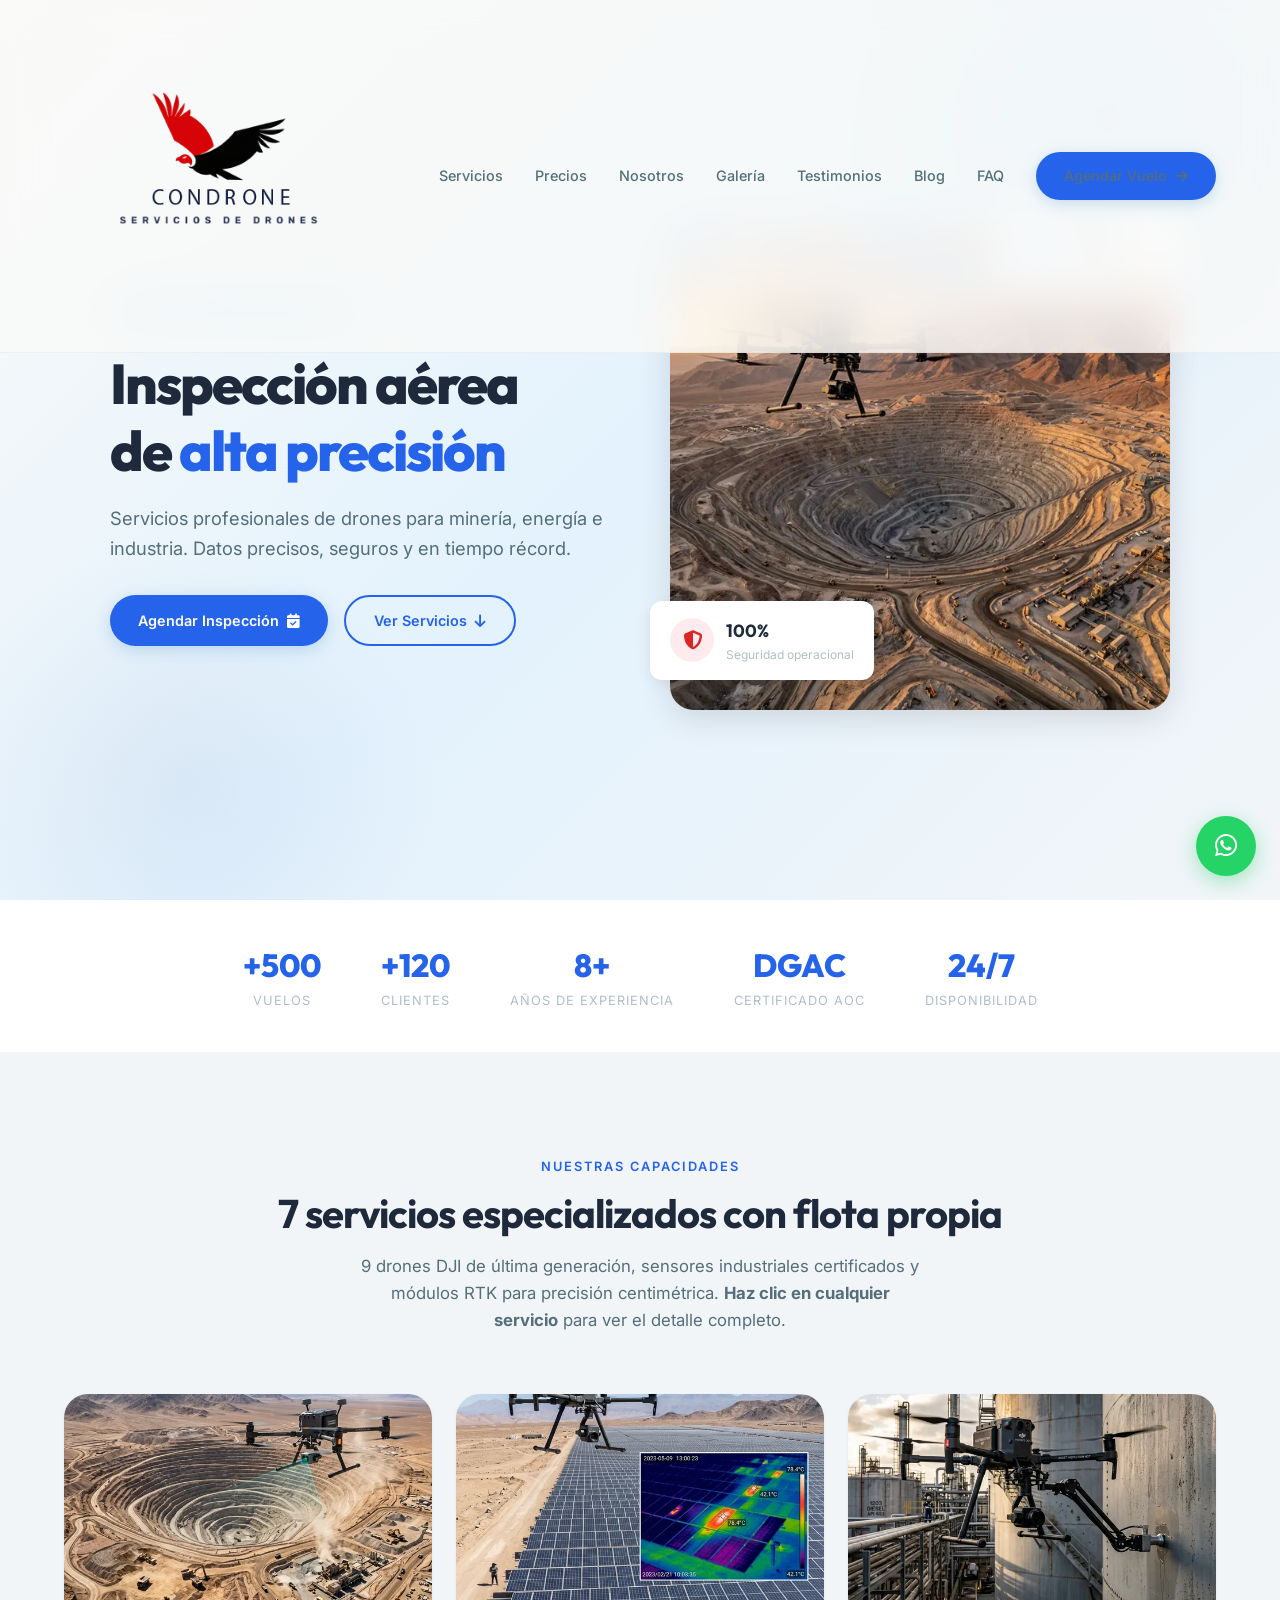
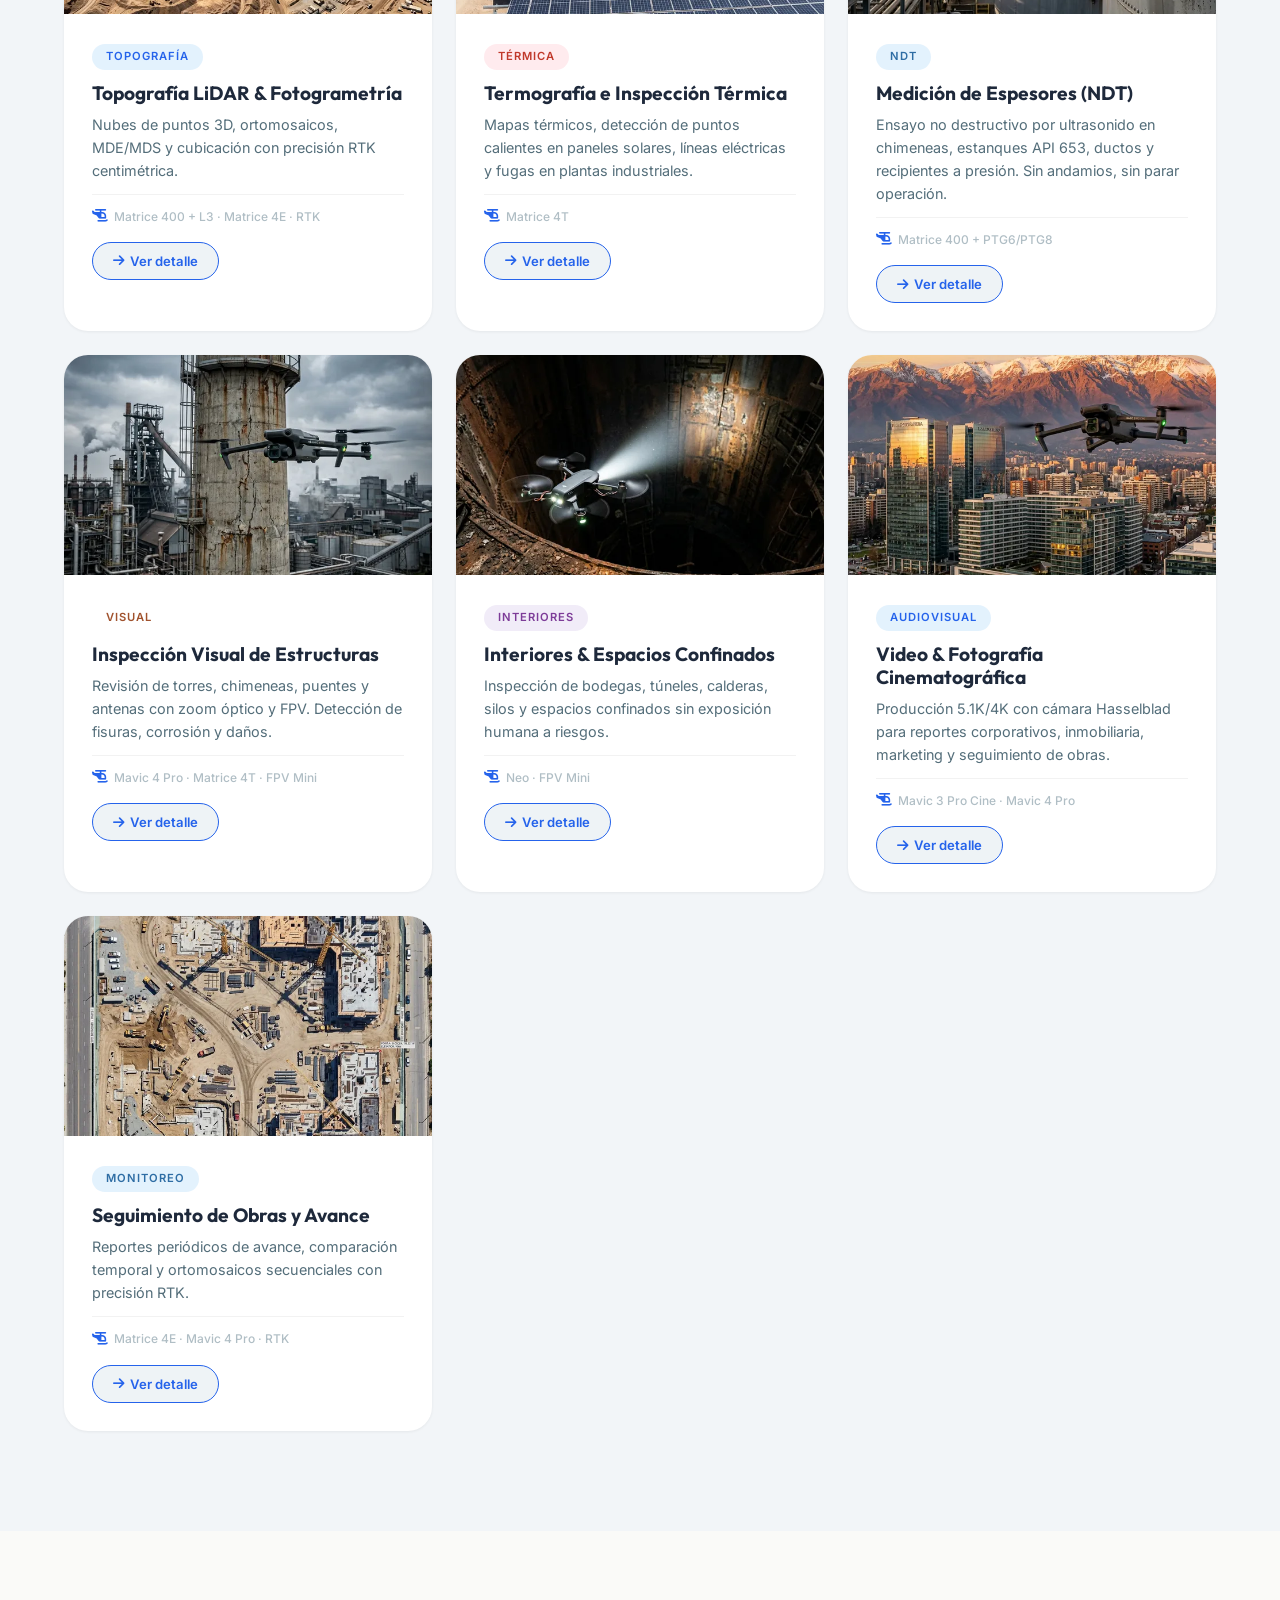
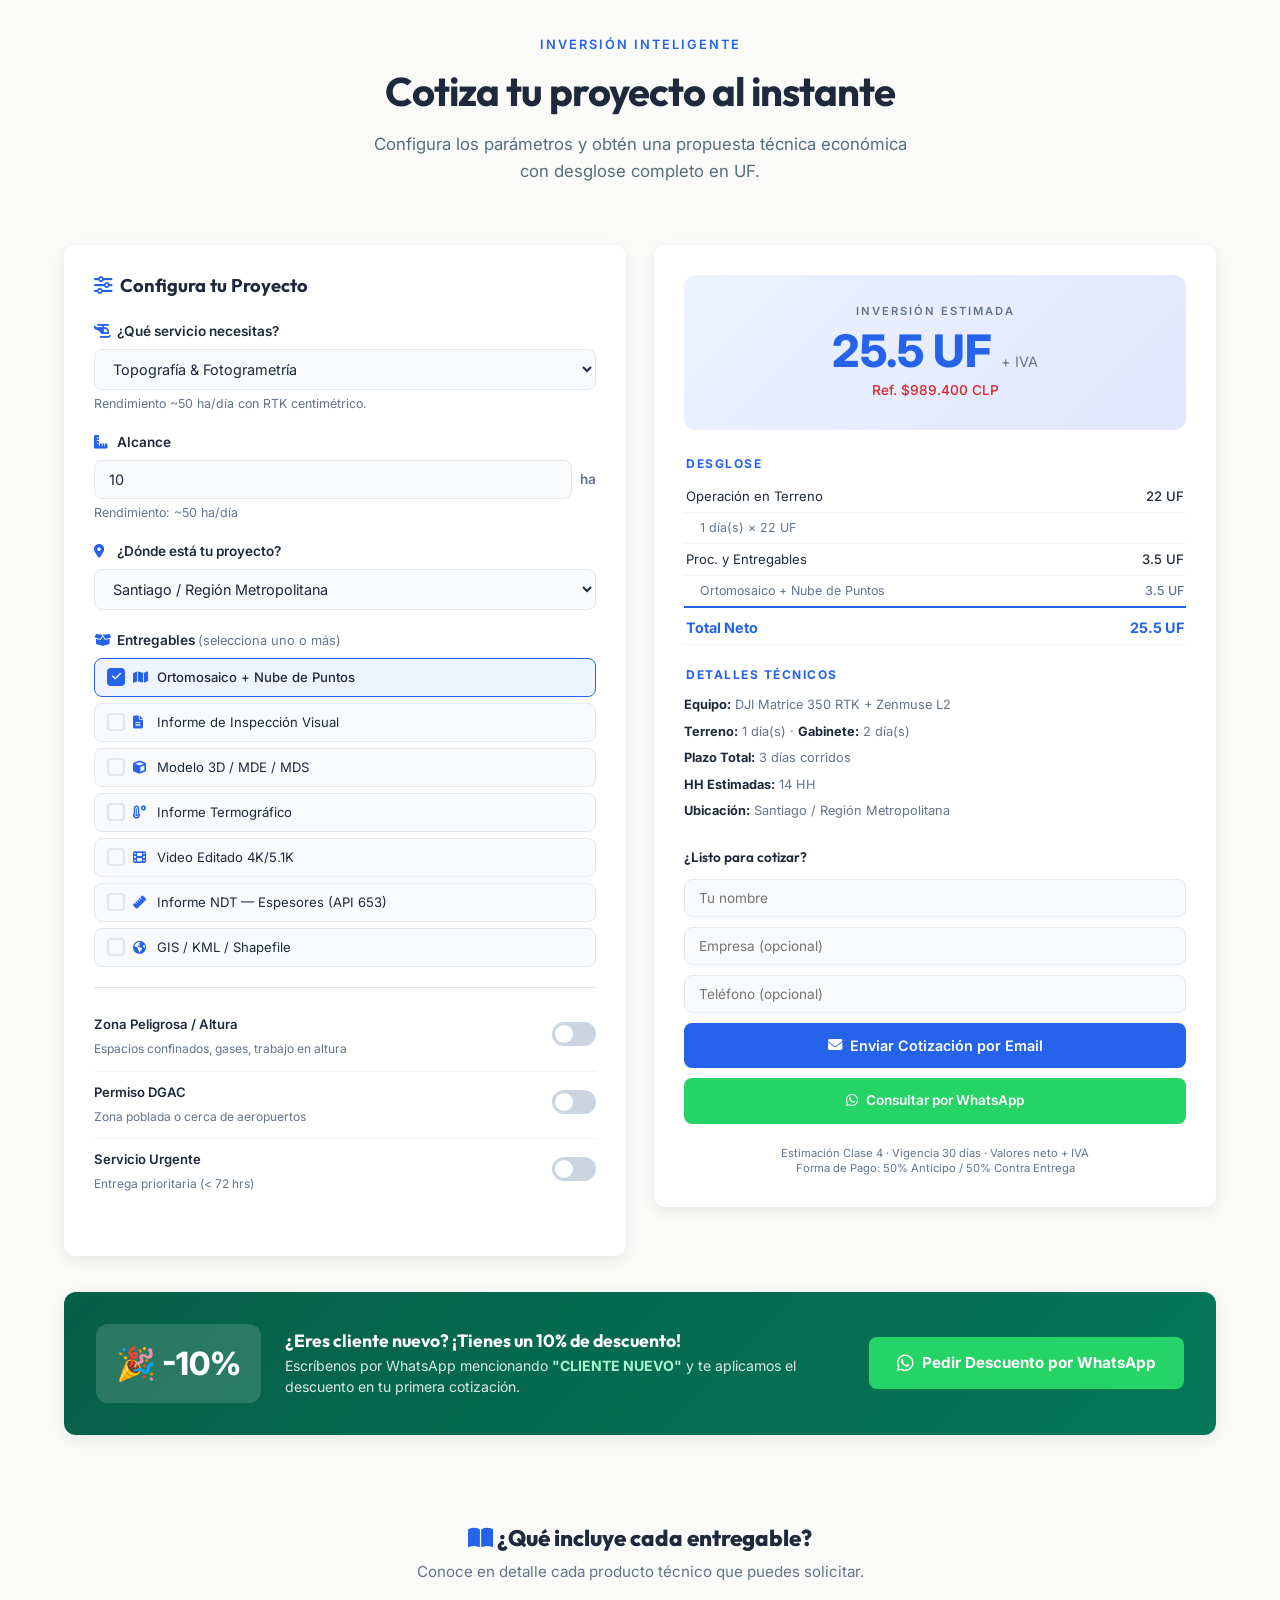
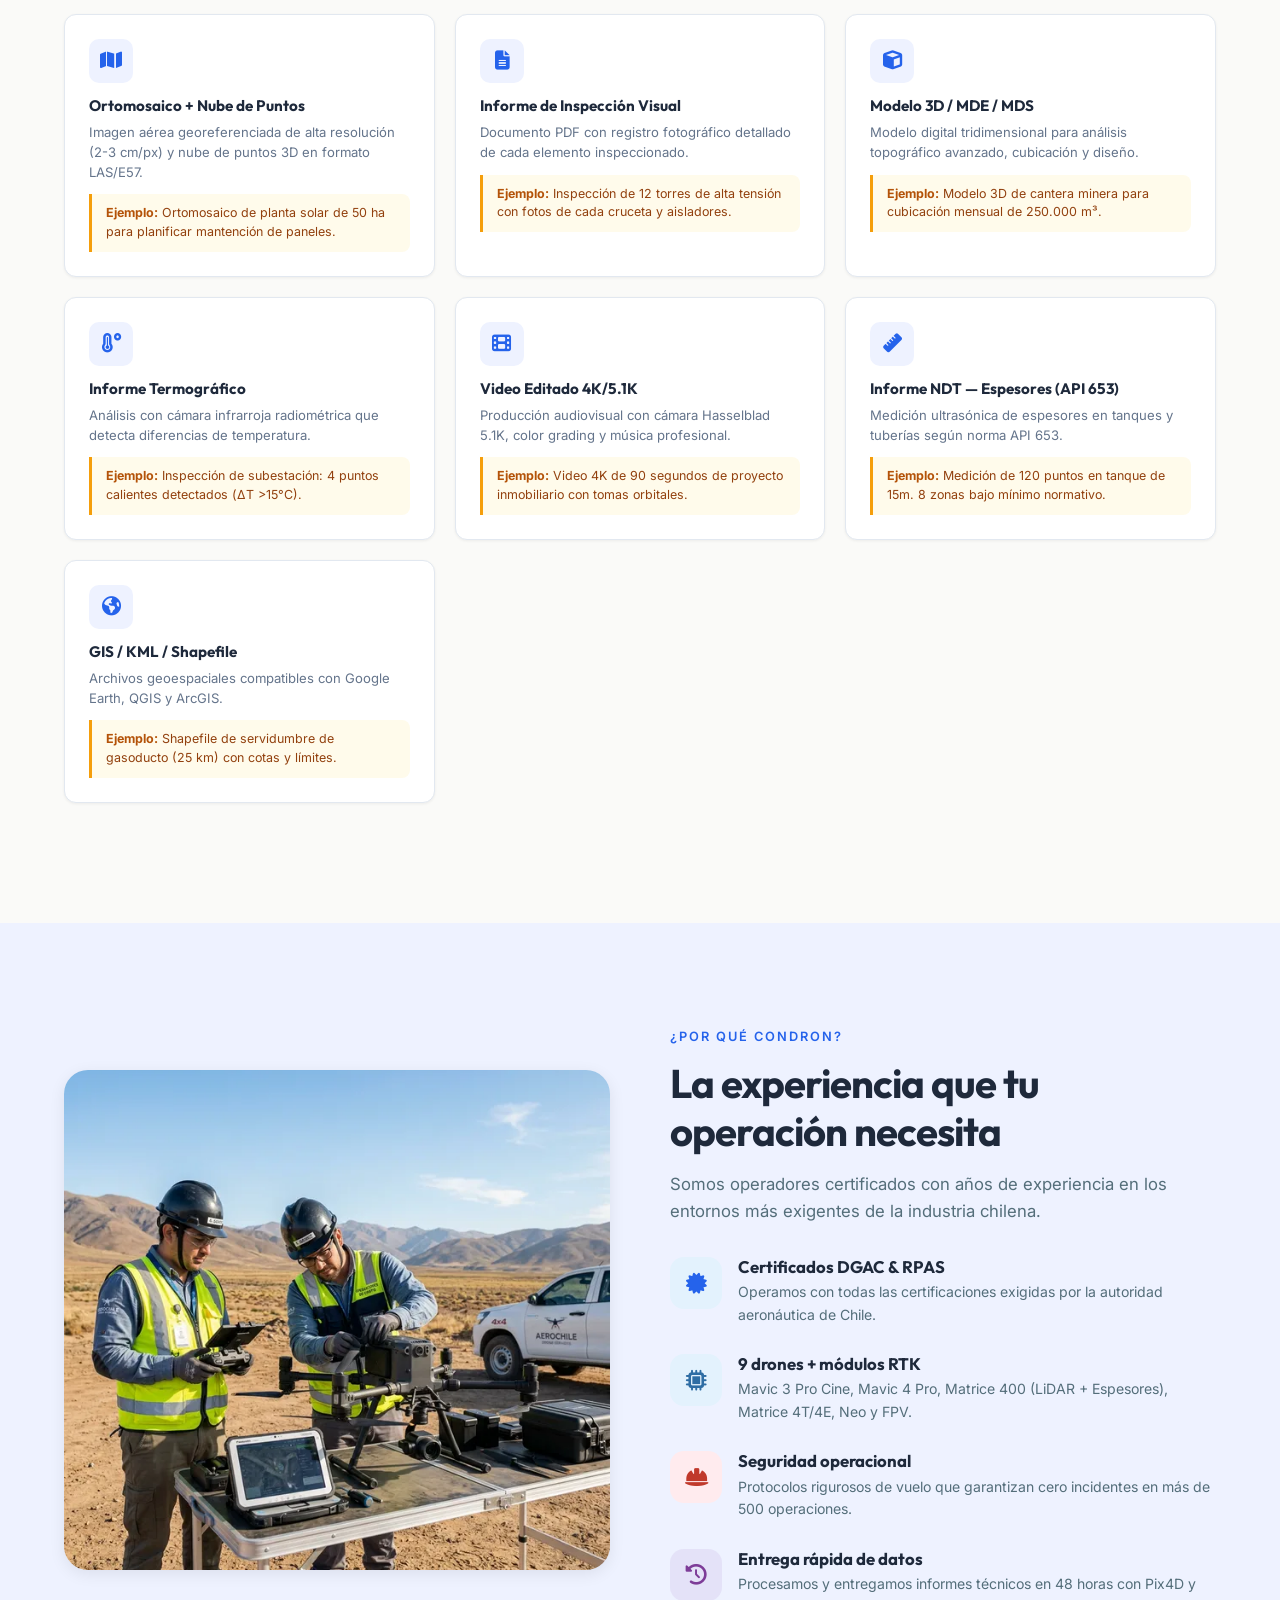
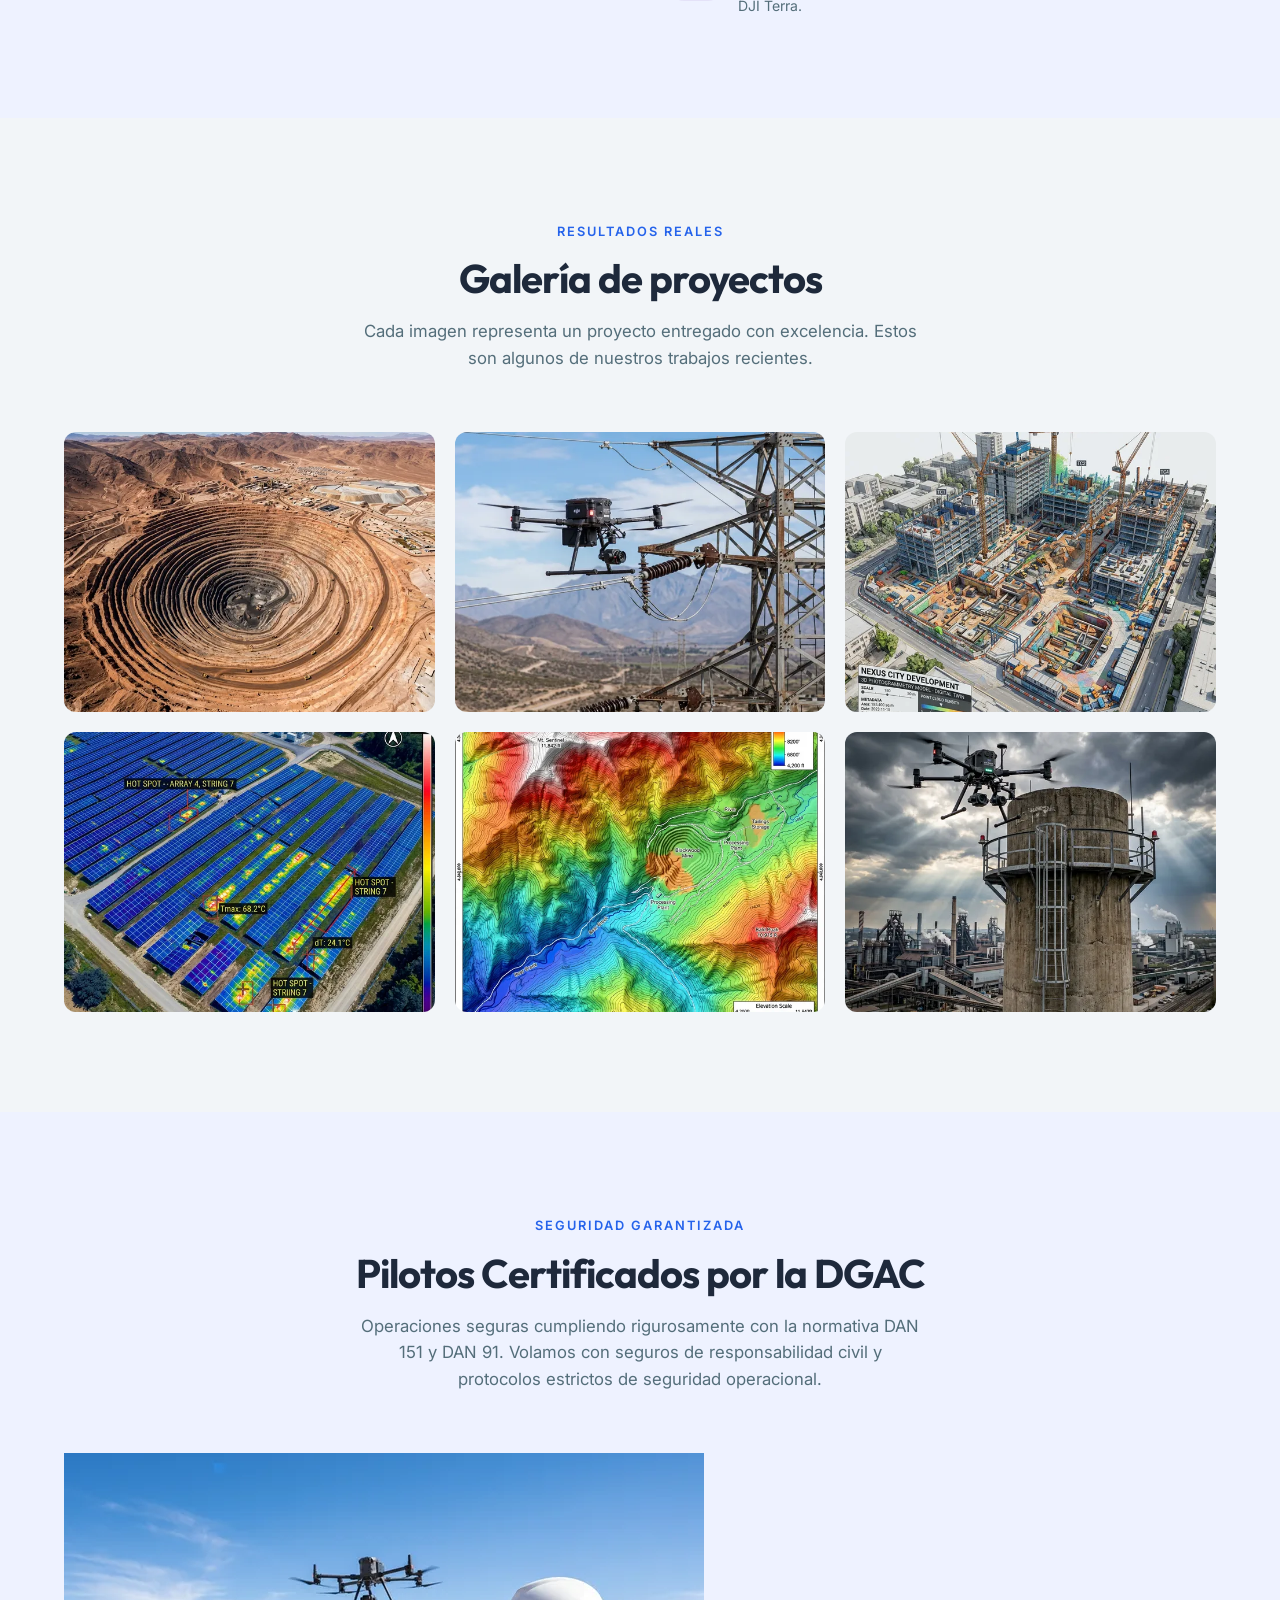
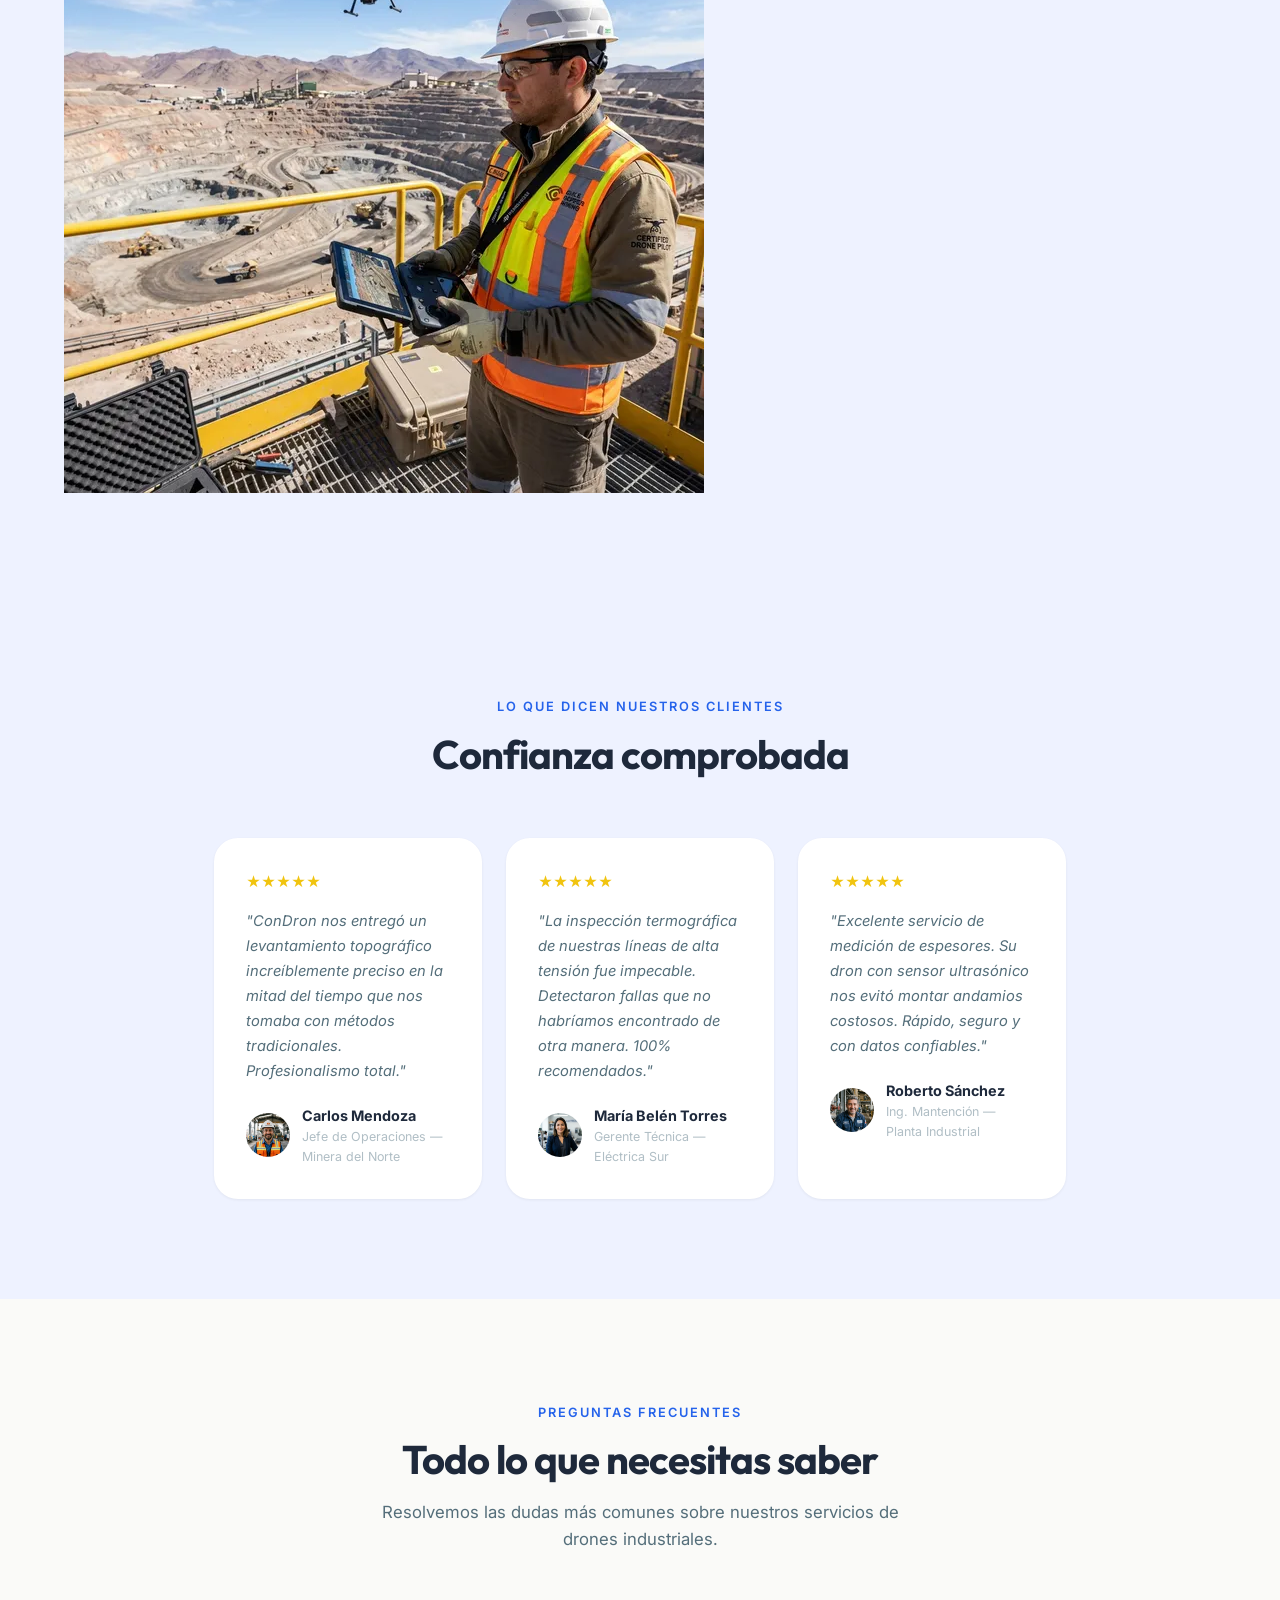
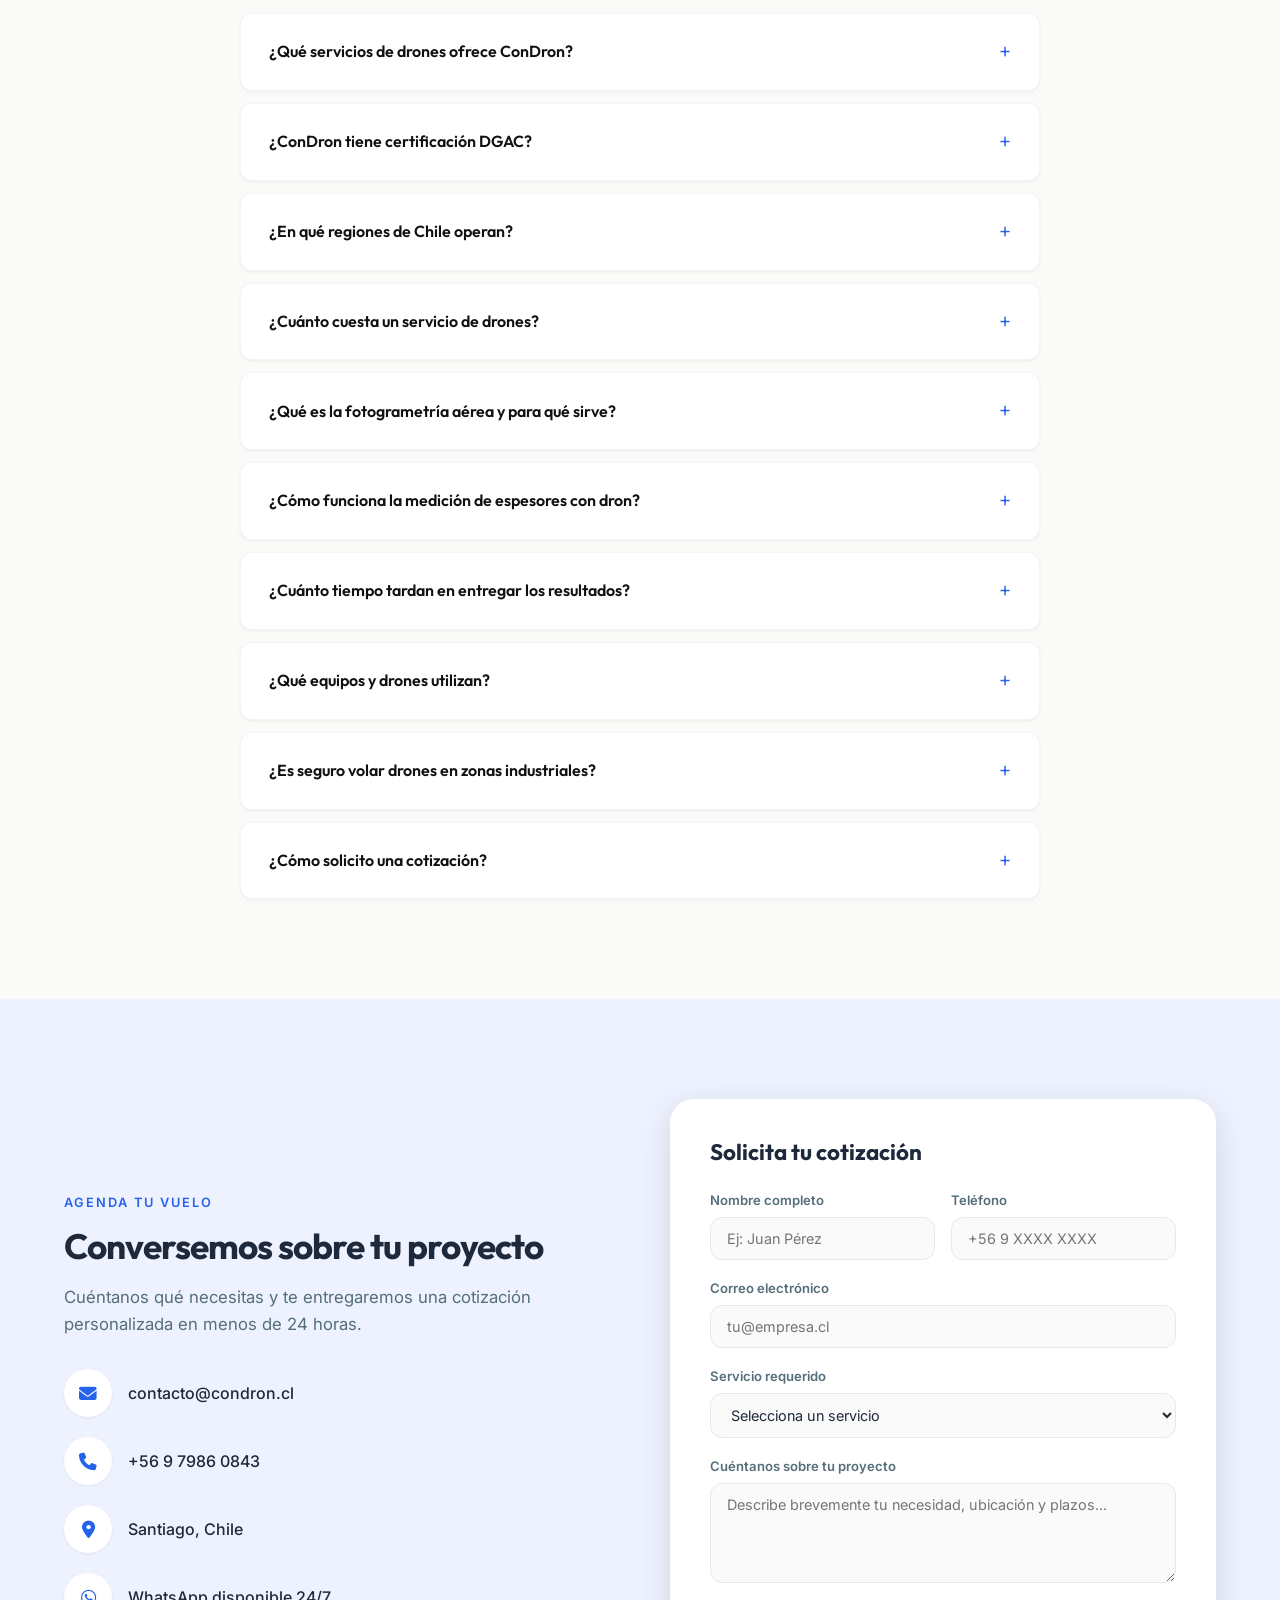
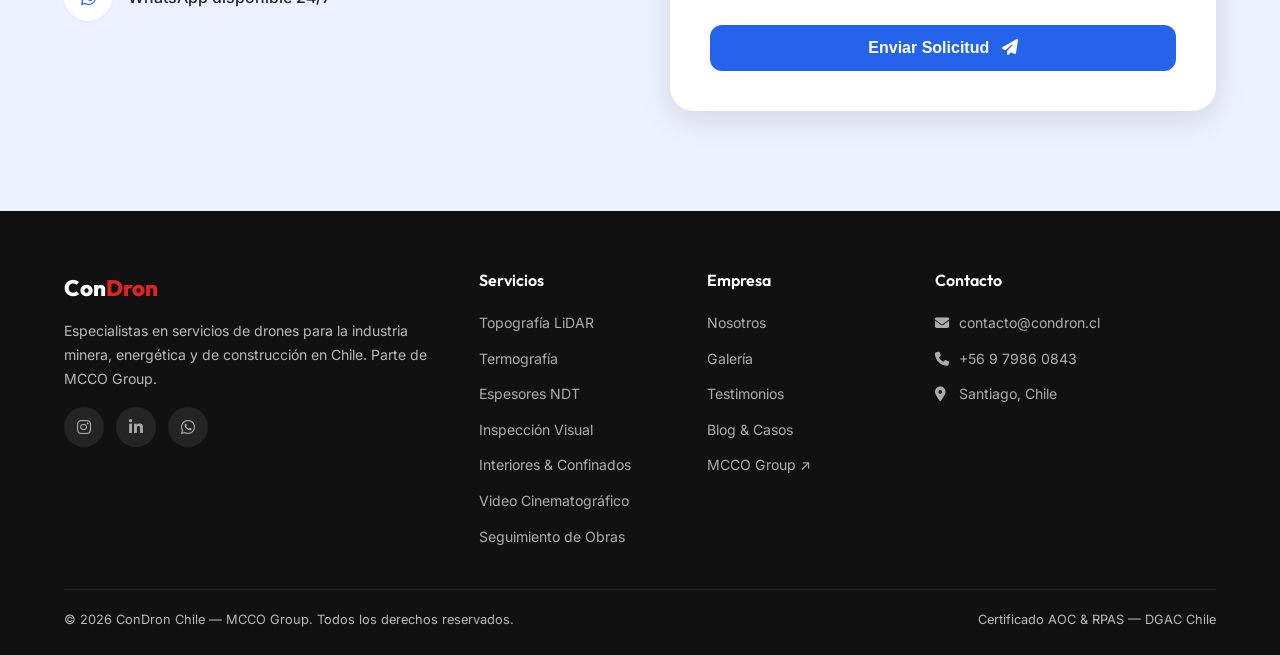
<file: index.html>
<!DOCTYPE html>
<html lang="es-CL">

<head>
    <meta charset="UTF-8">
    <meta name="viewport" content="width=device-width, initial-scale=1.0">

    <!-- Preconnect for faster external resource loading -->
    <link rel="preconnect" href="https://fonts.googleapis.com" crossorigin>
    <link rel="preconnect" href="https://fonts.gstatic.com" crossorigin>
    <link rel="preconnect" href="https://cdnjs.cloudflare.com" crossorigin>


    <title>ConDron Chile | Drones Industriales — Inspección y Fotogrametría</title>
    <meta name="description"
        content="Especialistas en servicios de drones profesionales en Chile. Servicios DGAC. Fotogrametría, topografía LiDAR, termografía industrial y medición de espesores NDT. Cotiza tu inspección.">
    <meta name="keywords"
        content="servicios de drones, drones mineria, drones industriales, fotogrametria chile, topografia drone, inspeccion termografica drone, dron espesores ndt chile, dji matrice chile, condron">
    <meta name="robots" content="index, follow">

    <!-- Open Graph / Meta -->
    <meta property="og:type" content="website">
    <meta property="og:url" content="https://condron.cl/">
    <meta property="og:title" content="ConDron | Servicios Profesionales de Drones en Chile">
    <meta property="og:description"
        content="Servicios de drones certificados para la industria en Chile. Minería, fotogrametría, termografía y medición de espesores API 653.">
    <meta property="og:image" content="https://condron.cl/assets/og-image.webp">

    <!-- Favicon -->
    <link rel="icon" type="image/png" sizes="32x32" href="logo.png">
    <link rel="apple-touch-icon" sizes="180x180" href="logo.png">

    <!-- AI / LLM Discovery -->
    <link rel="canonical" href="https://condron.cl/">
    <link rel="alternate" type="text/plain" href="/llms.txt" title="LLM-readable site information">

    <!-- Schema Markup JSON-LD -->
    <script type="application/ld+json">
    {
      "@context": "https://schema.org",
      "@type": "LocalBusiness",
      "name": "ConDron Chile",
      "image": "https://condron.cl/logo.png",
      "@id": "https://condron.cl/",
      "url": "https://condron.cl/",
      "telephone": "+56979860843",
      "address": {
        "@type": "PostalAddress",
        "streetAddress": "Santiago",
        "addressLocality": "Santiago",
        "addressRegion": "Metropolitana",
        "addressCountry": "CL"
      },
      "geo": {
        "@type": "GeoCoordinates",
        "latitude": -33.448890,
        "longitude": -70.669265
      },
      "areaServed": "CL",
      "priceRange": "$$",
      "description": "Servicios de drones para fotogrametría aérea, inspección industrial, topografía y termografía en Chile.",
      "sameAs": [
        "https://www.mcco.cl/",
        "https://www.instagram.com/condronchile",
        "https://www.linkedin.com/company/mccogroup",
        "https://wa.me/56979860843"
      ]
    }
    </script>

    <link rel="stylesheet" href="https://cdnjs.cloudflare.com/ajax/libs/font-awesome/6.5.1/css/all.min.css">
    <link rel="stylesheet" href="styles.css">
    <link rel="stylesheet" href="cotizar/wizard.css">

    <!-- Cloudflare Turnstile (anti-spam) -->
    <script src="https://challenges.cloudflare.com/turnstile/v0/api.js" async defer></script>
</head>

<body>

    <!-- SKIP TO CONTENT -->
    <a href="#servicios" class="skip-link">Saltar al contenido</a>

    <!-- NAVBAR -->
    <nav class="navbar" id="navbar">
        <div class="container">
            <a href="#" class="nav-brand"><img src="logo.png" alt="ConDron" class="logo-img"></a>
            <ul class="nav-links" id="navLinks">
                <li><a href="#servicios">Servicios</a></li>
                <li><a href="#precios">Precios</a></li>
                <li><a href="#nosotros">Nosotros</a></li>
                <li><a href="#galeria">Galería</a></li>
                <li><a href="#testimonios">Testimonios</a></li>
                <li><a href="/blog/">Blog</a></li>
                <li><a href="#faq">FAQ</a></li>
                <li><a href="#contacto" class="btn-cta">Agendar Vuelo <i class="fa-solid fa-arrow-right"></i></a></li>
            </ul>
            <button class="menu-toggle" id="menuToggle" aria-label="Menú">
                <span></span><span></span><span></span>
            </button>
        </div>
    </nav>

    <main>

    <!-- HERO -->
    <section class="hero">
        <div class="container">
            <div class="hero-text">
                <div class="hero-badge">Certificados DGAC Chile</div>
                <h1>Inspección aérea<br>de <em>alta precisión</em></h1>
                <p>Servicios profesionales de drones para minería, energía e industria. Datos precisos, seguros y en
                    tiempo récord.</p>
                <div class="hero-buttons">
                    <a href="#contacto" class="btn-cta">Agendar Inspección <i
                            class="fa-solid fa-calendar-check"></i></a>
                    <a href="#servicios" class="btn-outline">Ver Servicios <i class="fa-solid fa-arrow-down"></i></a>
                </div>
            </div>
            <div class="hero-image">
                <img decoding="async" fetchpriority="high" src="assets/images/hero-condron.webp"
                    alt="Dron profesional DJI Matrice volando sobre mina de cobre en Chile">
                <div class="hero-float top">
                    <div class="icon-circle" style="background: var(--sky-light); color: var(--chile-blue);">
                        <i class="fa-solid fa-check-double"></i>
                    </div>
                    <div>
                        <div class="stat-num">+500</div>
                        <div class="stat-label">Vuelos realizados</div>
                    </div>
                </div>
                <div class="hero-float bottom">
                    <div class="icon-circle" style="background: var(--pink-light); color: var(--chile-red);">
                        <i class="fa-solid fa-shield-halved"></i>
                    </div>
                    <div>
                        <div class="stat-num">100%</div>
                        <div class="stat-label">Seguridad operacional</div>
                    </div>
                </div>
            </div>
        </div>
    </section>

    <!-- TRUST BAR -->
    <section class="trust-bar">
        <div class="container">
            <div class="trust-item">
                <div class="trust-num">+500</div>
                <div class="trust-label">Vuelos</div>
            </div>
            <div class="trust-item">
                <div class="trust-num">+120</div>
                <div class="trust-label">Clientes</div>
            </div>
            <div class="trust-item">
                <div class="trust-num">8+</div>
                <div class="trust-label">Años de Experiencia</div>
            </div>
            <div class="trust-item">
                <div class="trust-num">DGAC</div>
                <div class="trust-label">Certificado AOC</div>
            </div>
            <div class="trust-item">
                <div class="trust-num">24/7</div>
                <div class="trust-label">Disponibilidad</div>
            </div>
        </div>
    </section>

    <!-- SERVICIOS -->
    <section class="section services" id="servicios">
        <div class="container">
            <div class="section-header">
                <span class="section-label">Nuestras Capacidades</span>
                <h2 class="section-heading">7 servicios especializados con flota propia</h2>
                <p class="section-desc">9 drones DJI de última generación, sensores industriales certificados y módulos
                    RTK para precisión centimétrica. <strong>Haz clic en cualquier servicio</strong> para ver el detalle
                    completo.</p>
            </div>
            <div class="services-grid">
                <!-- 1. Topografía LiDAR -->
                <div class="service-card" data-modal="modal-topografia" role="button" tabindex="0">
                    <div class="service-card-img">
                        <img loading="lazy" decoding="async" src="assets/images/topografia-lidar.webp"
                            alt="Dron DJI Matrice 400 con sensor LiDAR sobrevolando mina de cobre en Atacama Chile">
                    </div>
                    <div class="service-card-body">
                        <span class="service-tag tag-blue">Topografía</span>
                        <h3>Topografía LiDAR & Fotogrametría</h3>
                        <p>Nubes de puntos 3D, ortomosaicos, MDE/MDS y cubicación con precisión RTK centimétrica.</p>
                        <div class="service-drones"><i class="fa-solid fa-helicopter"></i> Matrice 400 + L3 · Matrice 4E
                            · RTK</div>
                        <button class="service-detail-btn"><i class="fa-solid fa-arrow-right"></i> Ver detalle</button>
                    </div>
                </div>
                <!-- 2. Termografía -->
                <div class="service-card" data-modal="modal-termografia" role="button" tabindex="0">
                    <div class="service-card-img">
                        <img loading="lazy" decoding="async" src="assets/images/termografia-inspeccion.webp"
                            alt="Dron DJI Matrice 4T con cámara infrarroja inspeccionando planta solar">
                    </div>
                    <div class="service-card-body">
                        <span class="service-tag tag-pink">Térmica</span>
                        <h3>Termografía e Inspección Térmica</h3>
                        <p>Mapas térmicos, detección de puntos calientes en paneles solares, líneas eléctricas y fugas
                            en plantas industriales.</p>
                        <div class="service-drones"><i class="fa-solid fa-helicopter"></i> Matrice 4T</div>
                        <button class="service-detail-btn"><i class="fa-solid fa-arrow-right"></i> Ver detalle</button>
                    </div>
                </div>
                <!-- 3. Espesores NDT -->
                <div class="service-card" data-modal="modal-espesores" role="button" tabindex="0">
                    <div class="service-card-img">
                        <img loading="lazy" decoding="async" src="assets/images/espesores-ndt.webp"
                            alt="Dron Matrice 400 con sensor ultrasónico midiendo espesor de tanque API 653">
                    </div>
                    <div class="service-card-body">
                        <span class="service-tag tag-sky">NDT</span>
                        <h3>Medición de Espesores (NDT)</h3>
                        <p>Ensayo no destructivo por ultrasonido en chimeneas, estanques API 653, ductos y recipientes a
                            presión. Sin andamios, sin parar operación.</p>
                        <div class="service-drones"><i class="fa-solid fa-helicopter"></i> Matrice 400 + PTG6/PTG8</div>
                        <button class="service-detail-btn"><i class="fa-solid fa-arrow-right"></i> Ver detalle</button>
                    </div>
                </div>
                <!-- 4. Inspección Visual -->
                <div class="service-card" data-modal="modal-visual" role="button" tabindex="0">
                    <div class="service-card-img">
                        <img loading="lazy" decoding="async" src="assets/images/inspeccion-visual.webp"
                            alt="Dron Mavic 4 Pro inspeccionando chimenea industrial detectando corrosión">
                    </div>
                    <div class="service-card-body">
                        <span class="service-tag tag-peach">Visual</span>
                        <h3>Inspección Visual de Estructuras</h3>
                        <p>Revisión de torres, chimeneas, puentes y antenas con zoom óptico y FPV. Detección de fisuras,
                            corrosión y daños.</p>
                        <div class="service-drones"><i class="fa-solid fa-helicopter"></i> Mavic 4 Pro · Matrice 4T ·
                            FPV Mini</div>
                        <button class="service-detail-btn"><i class="fa-solid fa-arrow-right"></i> Ver detalle</button>
                    </div>
                </div>
                <!-- 5. Interiores -->
                <div class="service-card" data-modal="modal-interiores" role="button" tabindex="0">
                    <div class="service-card-img">
                        <img loading="lazy" decoding="async" src="assets/images/interiores-confinados.webp"
                            alt="Dron DJI Neo con luces LED volando dentro de silo industrial para inspección">
                    </div>
                    <div class="service-card-body">
                        <span class="service-tag tag-lavender">Interiores</span>
                        <h3>Interiores & Espacios Confinados</h3>
                        <p>Inspección de bodegas, túneles, calderas, silos y espacios confinados sin exposición humana a
                            riesgos.</p>
                        <div class="service-drones"><i class="fa-solid fa-helicopter"></i> Neo · FPV Mini</div>
                        <button class="service-detail-btn"><i class="fa-solid fa-arrow-right"></i> Ver detalle</button>
                    </div>
                </div>
                <!-- 6. Video Cinematográfico -->
                <div class="service-card" data-modal="modal-video" role="button" tabindex="0">
                    <div class="service-card-img">
                        <img loading="lazy" decoding="async" src="assets/images/video-cinematografico.webp"
                            alt="Dron Mavic 3 Pro Cine grabando video 5.1K con Cordillera de los Andes al atardecer">
                    </div>
                    <div class="service-card-body">
                        <span class="service-tag tag-blue">Audiovisual</span>
                        <h3>Video & Fotografía Cinematográfica</h3>
                        <p>Producción 5.1K/4K con cámara Hasselblad para reportes corporativos, inmobiliaria, marketing
                            y seguimiento de obras.</p>
                        <div class="service-drones"><i class="fa-solid fa-helicopter"></i> Mavic 3 Pro Cine · Mavic 4
                            Pro</div>
                        <button class="service-detail-btn"><i class="fa-solid fa-arrow-right"></i> Ver detalle</button>
                    </div>
                </div>
                <!-- 7. Seguimiento de Obras -->
                <div class="service-card" data-modal="modal-seguimiento" role="button" tabindex="0">
                    <div class="service-card-img">
                        <img loading="lazy" decoding="async" src="assets/images/seguimiento-obras.webp"
                            alt="Vista aérea de obra en construcción con ortomosaico y marcadores GIS">
                    </div>
                    <div class="service-card-body">
                        <span class="service-tag tag-sky">Monitoreo</span>
                        <h3>Seguimiento de Obras y Avance</h3>
                        <p>Reportes periódicos de avance, comparación temporal y ortomosaicos secuenciales con precisión
                            RTK.</p>
                        <div class="service-drones"><i class="fa-solid fa-helicopter"></i> Matrice 4E · Mavic 4 Pro ·
                            RTK</div>
                        <button class="service-detail-btn"><i class="fa-solid fa-arrow-right"></i> Ver detalle</button>
                    </div>
                </div>
            </div>
        </div>
    </section>

    <!-- COTIZADOR INLINE -->
    <section class="section pricing" id="precios">
        <div class="container">
            <div class="section-header">
                <span class="section-label">Inversión inteligente</span>
                <h2 class="section-heading">Cotiza tu proyecto al instante</h2>
                <p class="section-desc">Configura los parámetros y obtén una propuesta técnica económica con desglose
                    completo en UF.</p>
            </div>

            <!-- Calculator 2-column layout -->
            <div class="calculator-layout">
                <!-- LEFT: Inputs — WebMCP Declarative Tool -->
                <form class="calc-inputs" tool-name="cotizar_servicio_drones"
                    tool-description="Calcula el precio estimado en UF de un servicio profesional de drones en Chile. Parametros: servicio, alcance, ubicacion, zona_peligrosa, permiso_dgac, urgente."
                    autosubmit>
                    <h2><i class="fa-solid fa-sliders"></i> Configura tu Proyecto</h2>

                    <div class="field-group">
                        <label><i class="fa-solid fa-helicopter"></i> ¿Qué servicio necesitas?</label>
                        <select id="service-select" name="servicio">
                            <option value="topografia">Topografía & Fotogrametría</option>
                            <option value="inspeccion">Inspección Industrial</option>
                            <option value="termografia">Termografía & NDT</option>
                            <option value="video">Video & Fotografía Aérea</option>
                            <option value="interiores">Interiores & Espacios Confinados</option>
                            <option value="seguimiento">Seguimiento de Obras</option>
                            <option value="pipeline">Pipeline / Inspección Lineal</option>
                        </select>
                        <div class="field-meta" id="service-meta"></div>
                    </div>

                    <div class="field-group">
                        <label id="size-label"><i class="fa-solid fa-ruler-combined"></i> Alcance</label>
                        <div class="input-row">
                            <input type="number" id="size-input" name="alcance" value="10" min="1" step="1">
                            <span class="input-unit" id="size-unit">ha</span>
                        </div>
                        <div class="field-meta" id="size-meta"></div>
                    </div>

                    <div class="field-group">
                        <label><i class="fa-solid fa-location-dot"></i> ¿Dónde está tu proyecto?</label>
                        <select id="location-select" name="ubicacion">
                            <option value="rm">Santiago / Región Metropolitana</option>
                            <option value="central">Zona Central (V–VI Región)</option>
                            <option value="northSouth">Norte / Sur (Vuelo requerido)</option>
                            <option value="mining">Faena Minera (Zona Norte)</option>
                        </select>
                    </div>

                    <div class="field-group">
                        <label><i class="fa-solid fa-box-open"></i> Entregables <span class="label-hint">(selecciona uno
                                o más)</span></label>
                        <div class="checkbox-grid" id="deliverables-grid"></div>
                    </div>

                    <div class="field-group toggles-group">
                        <div class="toggle-row">
                            <div>
                                <strong>Zona Peligrosa / Altura</strong>
                                <span>Espacios confinados, gases, trabajo en altura</span>
                            </div>
                            <label class="switch">
                                <input type="checkbox" id="hazard-toggle" name="zona_peligrosa">
                                <span class="slider round"></span>
                            </label>
                        </div>
                        <div class="toggle-row">
                            <div>
                                <strong>Permiso DGAC</strong>
                                <span>Zona poblada o cerca de aeropuertos</span>
                            </div>
                            <label class="switch">
                                <input type="checkbox" id="dgac-toggle" name="permiso_dgac">
                                <span class="slider round"></span>
                            </label>
                        </div>
                        <div class="toggle-row">
                            <div>
                                <strong>Servicio Urgente</strong>
                                <span>Entrega prioritaria (< 72 hrs)</span>
                            </div>
                            <label class="switch">
                                <input type="checkbox" id="urgency-toggle" name="urgente">
                                <span class="slider round"></span>
                            </label>
                        </div>
                    </div>
                </form>

                <!-- RIGHT: Live Result -->
                <div class="calc-result" id="calc-result"></div>
            </div>

            <!-- WhatsApp Discount Banner -->
            <div class="discount-banner">
                <div class="discount-content">
                    <div class="discount-badge">🎉 -10%</div>
                    <div class="discount-text">
                        <h3>¿Eres cliente nuevo? ¡Tienes un 10% de descuento!</h3>
                        <p>Escríbenos por WhatsApp mencionando <strong>"CLIENTE NUEVO"</strong> y te aplicamos el
                            descuento en tu primera cotización.</p>
                    </div>
                    <a class="discount-cta"
                        href="https://wa.me/56979860843?text=Hola%20ConDrone!%20Soy%20cliente%20nuevo%20y%20me%20interesa%20cotizar%20un%20servicio%20de%20drones.%20🚁"
                        target="_blank">
                        <i class="fa-brands fa-whatsapp"></i> Pedir Descuento por WhatsApp
                    </a>
                </div>
            </div>

            <!-- Deliverables Guide -->
            <div class="deliverables-guide">
                <h2><i class="fa-solid fa-book-open"></i> ¿Qué incluye cada entregable?</h2>
                <p class="guide-subtitle">Conoce en detalle cada producto técnico que puedes solicitar.</p>
                <div class="guide-grid">
                    <div class="guide-card">
                        <div class="guide-icon"><i class="fa-solid fa-map"></i></div>
                        <h3>Ortomosaico + Nube de Puntos</h3>
                        <p>Imagen aérea georeferenciada de alta resolución (2-3 cm/px) y nube de puntos 3D en formato
                            LAS/E57.</p>
                        <div class="guide-example">
                            <strong>Ejemplo:</strong> Ortomosaico de planta solar de 50 ha para planificar mantención de
                            paneles.
                        </div>
                    </div>
                    <div class="guide-card">
                        <div class="guide-icon"><i class="fa-solid fa-file-lines"></i></div>
                        <h3>Informe de Inspección Visual</h3>
                        <p>Documento PDF con registro fotográfico detallado de cada elemento inspeccionado.</p>
                        <div class="guide-example">
                            <strong>Ejemplo:</strong> Inspección de 12 torres de alta tensión con fotos de cada cruceta
                            y aisladores.
                        </div>
                    </div>
                    <div class="guide-card">
                        <div class="guide-icon"><i class="fa-solid fa-cube"></i></div>
                        <h3>Modelo 3D / MDE / MDS</h3>
                        <p>Modelo digital tridimensional para análisis topográfico avanzado, cubicación y diseño.</p>
                        <div class="guide-example">
                            <strong>Ejemplo:</strong> Modelo 3D de cantera minera para cubicación mensual de 250.000 m³.
                        </div>
                    </div>
                    <div class="guide-card">
                        <div class="guide-icon"><i class="fa-solid fa-temperature-high"></i></div>
                        <h3>Informe Termográfico</h3>
                        <p>Análisis con cámara infrarroja radiométrica que detecta diferencias de temperatura.</p>
                        <div class="guide-example">
                            <strong>Ejemplo:</strong> Inspección de subestación: 4 puntos calientes detectados (ΔT
                            >15°C).
                        </div>
                    </div>
                    <div class="guide-card">
                        <div class="guide-icon"><i class="fa-solid fa-film"></i></div>
                        <h3>Video Editado 4K/5.1K</h3>
                        <p>Producción audiovisual con cámara Hasselblad 5.1K, color grading y música profesional.</p>
                        <div class="guide-example">
                            <strong>Ejemplo:</strong> Video 4K de 90 segundos de proyecto inmobiliario con tomas
                            orbitales.
                        </div>
                    </div>
                    <div class="guide-card">
                        <div class="guide-icon"><i class="fa-solid fa-ruler"></i></div>
                        <h3>Informe NDT — Espesores (API 653)</h3>
                        <p>Medición ultrasónica de espesores en tanques y tuberías según norma API 653.</p>
                        <div class="guide-example">
                            <strong>Ejemplo:</strong> Medición de 120 puntos en tanque de 15m. 8 zonas bajo mínimo
                            normativo.
                        </div>
                    </div>
                    <div class="guide-card">
                        <div class="guide-icon"><i class="fa-solid fa-earth-americas"></i></div>
                        <h3>GIS / KML / Shapefile</h3>
                        <p>Archivos geoespaciales compatibles con Google Earth, QGIS y ArcGIS.</p>
                        <div class="guide-example">
                            <strong>Ejemplo:</strong> Shapefile de servidumbre de gasoducto (25 km) con cotas y límites.
                        </div>
                    </div>
                </div>
            </div>
        </div>
    </section>

    <!-- POR QUÉ NOSOTROS -->
    <section class="section why-us" id="nosotros">
        <div class="container">
            <div class="why-image">
                <img loading="lazy" decoding="async" src="assets/images/equipo-pilotos.webp"
                    alt="Equipo de pilotos de dron ConDron preparando DJI Matrice en terreno">
            </div>
            <div class="why-content">
                <span class="section-label">¿Por qué ConDron?</span>
                <h2 class="section-heading">La experiencia que tu operación necesita</h2>
                <p class="section-desc">Somos operadores certificados con años de experiencia en los entornos más
                    exigentes de la industria chilena.</p>
                <div class="why-list">
                    <div class="why-item">
                        <div class="why-icon" style="background: var(--sky-light); color: var(--chile-blue);">
                            <i class="fa-solid fa-certificate"></i>
                        </div>
                        <div>
                            <h4>Certificados DGAC & RPAS</h4>
                            <p>Operamos con todas las certificaciones exigidas por la autoridad aeronáutica de Chile.
                            </p>
                        </div>
                    </div>
                    <div class="why-item">
                        <div class="why-icon" style="background: var(--sky-light); color: #2E6DA4;">
                            <i class="fa-solid fa-microchip"></i>
                        </div>
                        <div>
                            <h4>9 drones + módulos RTK</h4>
                            <p>Mavic 3 Pro Cine, Mavic 4 Pro, Matrice 400 (LiDAR + Espesores), Matrice 4T/4E, Neo y FPV.
                            </p>
                        </div>
                    </div>
                    <div class="why-item">
                        <div class="why-icon" style="background: var(--pink-light); color: #C0392B;">
                            <i class="fa-solid fa-helmet-safety"></i>
                        </div>
                        <div>
                            <h4>Seguridad operacional</h4>
                            <p>Protocolos rigurosos de vuelo que garantizan cero incidentes en más de 500 operaciones.
                            </p>
                        </div>
                    </div>
                    <div class="why-item">
                        <div class="why-icon" style="background: rgba(197,180,227,0.25); color: #7D3C98;">
                            <i class="fa-solid fa-clock-rotate-left"></i>
                        </div>
                        <div>
                            <h4>Entrega rápida de datos</h4>
                            <p>Procesamos y entregamos informes técnicos en 48 horas con Pix4D y DJI Terra.</p>
                        </div>
                    </div>
                </div>
            </div>
        </div>
    </section>

    <!-- GALERÍA -->
    <section class="section gallery" id="galeria">
        <div class="container">
            <div class="section-header">
                <span class="section-label">Resultados reales</span>
                <h2 class="section-heading">Galería de proyectos</h2>
                <p class="section-desc">Cada imagen representa un proyecto entregado con excelencia. Estos son algunos
                    de nuestros trabajos recientes.</p>
            </div>
            <div class="gallery-grid">
                <div class="gallery-item">
                    <img loading="lazy" decoding="async" src="assets/images/galeria-topografia.webp"
                        alt="Vista aérea de mina de cobre con levantamiento topográfico">
                    <div class="gallery-overlay">
                        <div>
                            <h4>Levantamiento Topográfico</h4><span>Minería — Atacama</span>
                        </div>
                    </div>
                </div>
                <div class="gallery-item">
                    <img loading="lazy" decoding="async" src="assets/images/galeria-torres.webp"
                        alt="Dron DJI inspeccionando torre de alta tensión">
                    <div class="gallery-overlay">
                        <div>
                            <h4>Inspección de Torres</h4><span>Energía — Región Metropolitana</span>
                        </div>
                    </div>
                </div>
                <div class="gallery-item">
                    <img loading="lazy" decoding="async" src="assets/images/galeria-fotogrametria.webp"
                        alt="Modelo 3D fotogramétrico de obra en construcción">
                    <div class="gallery-overlay">
                        <div>
                            <h4>Fotogrametría 3D</h4><span>Construcción — Valparaíso</span>
                        </div>
                    </div>
                </div>
                <div class="gallery-item">
                    <img loading="lazy" decoding="async" src="assets/images/galeria-termografia.webp"
                        alt="Imagen térmica infrarroja de planta solar con hotspots">
                    <div class="gallery-overlay">
                        <div>
                            <h4>Análisis Termográfico</h4><span>Solar — Antofagasta</span>
                        </div>
                    </div>
                </div>
                <div class="gallery-item">
                    <img loading="lazy" decoding="async" src="assets/images/galeria-terreno.webp"
                        alt="Modelo digital de elevación colorizado de terreno minero">
                    <div class="gallery-overlay">
                        <div>
                            <h4>Modelo Digital de Terreno</h4><span>Minería — Coquimbo</span>
                        </div>
                    </div>
                </div>
                <div class="gallery-item">
                    <img loading="lazy" decoding="async" src="assets/images/galeria-chimeneas.webp"
                        alt="Dron industrial inspeccionando chimenea de planta">
                    <div class="gallery-overlay">
                        <div>
                            <h4>Inspección de Chimeneas</h4><span>Industrial — Santiago</span>
                        </div>
                    </div>
                </div>
            </div>
        </div>
    </section>

    <!-- CERTIFICACIONES DGAC -->
    <section class="section certification-section">
        <div class="container">
            <div class="section-header">
                <span class="section-label">Seguridad garantizada</span>
                <h2 class="section-heading">Pilotos Certificados por la DGAC</h2>
                <p class="section-desc">Operaciones seguras cumpliendo rigurosamente con la normativa DAN 151 y DAN 91.
                    Volamos con seguros de responsabilidad civil y protocolos estrictos de seguridad operacional.</p>
            </div>
            <div class="certification-content">
                <div class="cert-image-wrapper">
                    <img loading="lazy" decoding="async" src="assets/images/piloto-certificado.webp"
                        alt="Piloto Certificado DGAC operando DJI Matrice en faena" class="cert-image">
                </div>
            </div>
        </div>
    </section>

    <!-- TESTIMONIOS -->
    <section class="section testimonials" id="testimonios">
        <div class="container">
            <div class="section-header">
                <span class="section-label">Lo que dicen nuestros clientes</span>
                <h2 class="section-heading">Confianza comprobada</h2>
            </div>
            <div class="testimonial-cards">
                <div class="testimonial-card">
                    <div class="testimonial-stars">★★★★★</div>
                    <p class="testimonial-text">"ConDron nos entregó un levantamiento topográfico increíblemente preciso
                        en la mitad del tiempo que nos tomaba con métodos tradicionales. Profesionalismo total."</p>
                    <div class="testimonial-author">
                        <img loading="lazy" decoding="async" src="assets/images/avatar-carlos.webp" alt="Carlos Mendoza"
                            class="testimonial-avatar">
                        <div>
                            <div class="testimonial-name">Carlos Mendoza</div>
                            <div class="testimonial-role">Jefe de Operaciones — Minera del Norte</div>
                        </div>
                    </div>
                </div>
                <div class="testimonial-card">
                    <div class="testimonial-stars">★★★★★</div>
                    <p class="testimonial-text">"La inspección termográfica de nuestras líneas de alta tensión fue
                        impecable. Detectaron fallas que no habríamos encontrado de otra manera. 100% recomendados."</p>
                    <div class="testimonial-author">
                        <img loading="lazy" decoding="async" src="assets/images/avatar-maria.webp"
                            alt="María Belén Torres" class="testimonial-avatar">
                        <div>
                            <div class="testimonial-name">María Belén Torres</div>
                            <div class="testimonial-role">Gerente Técnica — Eléctrica Sur</div>
                        </div>
                    </div>
                </div>
                <div class="testimonial-card">
                    <div class="testimonial-stars">★★★★★</div>
                    <p class="testimonial-text">"Excelente servicio de medición de espesores. Su dron con sensor
                        ultrasónico nos evitó montar andamios costosos. Rápido, seguro y con datos confiables."</p>
                    <div class="testimonial-author">
                        <img loading="lazy" decoding="async" src="assets/images/avatar-roberto.webp"
                            alt="Roberto Sánchez" class="testimonial-avatar">
                        <div>
                            <div class="testimonial-name">Roberto Sánchez</div>
                            <div class="testimonial-role">Ing. Mantención — Planta Industrial</div>
                        </div>
                    </div>
                </div>
            </div>
        </div>
    </section>

    <!-- FAQ -->
    <section class="section faq" id="faq">
        <div class="container">
            <div class="section-header">
                <span class="section-label">Preguntas frecuentes</span>
                <h2 class="section-heading">Todo lo que necesitas saber</h2>
                <p class="section-desc">Resolvemos las dudas más comunes sobre nuestros servicios de drones industriales.</p>
            </div>
            <div class="faq-list">
                <details class="faq-item">
                    <summary class="faq-question">¿Qué servicios de drones ofrece ConDron?</summary>
                    <div class="faq-answer">
                        <p>ConDron ofrece 7 servicios especializados: topografía LiDAR y fotogrametría, termografía e inspección térmica, medición de espesores NDT (API 653), inspección visual de estructuras, interiores y espacios confinados, video y fotografía cinematográfica 5.1K/4K, y seguimiento de obras. Operamos con una flota de 9 drones DJI de última generación.</p>
                    </div>
                </details>
                <details class="faq-item">
                    <summary class="faq-question">¿ConDron tiene certificación DGAC?</summary>
                    <div class="faq-answer">
                        <p>Sí, ConDron opera con certificación AOC (Certificado de Operador Aéreo) y licencias RPAS otorgadas por la DGAC Chile bajo normativa DAN 151 y DAN 91. Gestionamos todos los permisos de vuelo para nuestros clientes sin costo adicional.</p>
                    </div>
                </details>
                <details class="faq-item">
                    <summary class="faq-question">¿En qué regiones de Chile operan?</summary>
                    <div class="faq-answer">
                        <p>Operamos en todo Chile con base en Santiago. Nuestras principales zonas de operación incluyen la Región Metropolitana, Antofagasta, Atacama, Coquimbo y Valparaíso. Hemos realizado más de 500 vuelos en proyectos mineros, energéticos e industriales a lo largo del país.</p>
                    </div>
                </details>
                <details class="faq-item">
                    <summary class="faq-question">¿Cuánto cuesta un servicio de drones?</summary>
                    <div class="faq-answer">
                        <p>Los precios son referenciales por jornada: Video y Fotografía 4K desde 12 UF, Fotogrametría + Inspección desde 25 UF, e Industrial (espesores NDT + termografía) desde 40 UF. Puedes usar nuestro <a href="#precios">cotizador online</a> para obtener un presupuesto personalizado al instante.</p>
                    </div>
                </details>
                <details class="faq-item">
                    <summary class="faq-question">¿Qué es la fotogrametría aérea y para qué sirve?</summary>
                    <div class="faq-answer">
                        <p>La fotogrametría aérea genera modelos 3D, ortomosaicos y nubes de puntos a partir de imágenes capturadas por drones. Sirve para levantamientos topográficos de alta precisión en minería, construcción e ingeniería civil. ConDron procesa los datos con Pix4D y DJI Terra con precisión RTK centimétrica.</p>
                    </div>
                </details>
                <details class="faq-item">
                    <summary class="faq-question">¿Cómo funciona la medición de espesores con dron?</summary>
                    <div class="faq-answer">
                        <p>Utilizamos drones DJI Matrice 400 equipados con sensores ultrasónicos PTG6/PTG8 que se posan sobre estructuras metálicas (chimeneas, estanques API 653, tuberías) para medir el grosor del material según norma API 653. Esto elimina la necesidad de andamios, reduce costos y riesgos operacionales.</p>
                    </div>
                </details>
                <details class="faq-item">
                    <summary class="faq-question">¿Cuánto tiempo tardan en entregar los resultados?</summary>
                    <div class="faq-answer">
                        <p>Para video y fotografía, la entrega es en 48 horas. Para fotogrametría, inspección profesional e informes NDT, entregamos resultados completos en 48 a 72 horas. En servicios urgentes podemos entregar en menos de 72 horas con recargo.</p>
                    </div>
                </details>
                <details class="faq-item">
                    <summary class="faq-question">¿Qué equipos y drones utilizan?</summary>
                    <div class="faq-answer">
                        <p>Operamos con 9 drones DJI: Matrice 400 (LiDAR L3 + NDT PTG6/PTG8), Matrice 4T (cámara térmica 640×512), Matrice 4E (fotogrametría 56MP), Mavic 4 Pro (visual), Mavic 3 Pro Cine (Hasselblad 5.1K), DJI Neo (interiores) y FPV Mini (espacios confinados). Todos con módulos RTK disponibles.</p>
                    </div>
                </details>
                <details class="faq-item">
                    <summary class="faq-question">¿Es seguro volar drones en zonas industriales?</summary>
                    <div class="faq-answer">
                        <p>Sí, ConDron mantiene un récord de 100% de seguridad operacional en más de 500 vuelos. Operamos bajo protocolos rigurosos, certificación DGAC vigente, seguros de responsabilidad civil y análisis de riesgo previo a cada operación.</p>
                    </div>
                </details>
                <details class="faq-item">
                    <summary class="faq-question">¿Cómo solicito una cotización?</summary>
                    <div class="faq-answer">
                        <p>Puedes usar nuestro <a href="#precios">cotizador online</a>, completar el <a href="#contacto">formulario de contacto</a>, escribirnos a contacto@condron.cl, llamar al +56 9 7986 0843 o contactarnos por <a href="https://wa.me/56979860843" target="_blank">WhatsApp</a> disponible 24/7.</p>
                    </div>
                </details>
            </div>
        </div>
    </section>

    <!-- CONTACTO / AGENDAR -->
    <section class="section contact-section" id="contacto">
        <div class="container">
            <div class="contact-info">
                <span class="section-label">Agenda tu vuelo</span>
                <h2 class="section-heading contact-info">Conversemos sobre tu proyecto</h2>
                <p class="section-desc">Cuéntanos qué necesitas y te entregaremos una cotización personalizada en menos
                    de 24 horas.</p>
                <div class="contact-list">
                    <div class="contact-list-item">
                        <div class="contact-list-icon"><i class="fa-solid fa-envelope"></i></div>
                        <span>contacto@condron.cl</span>
                    </div>
                    <div class="contact-list-item">
                        <div class="contact-list-icon"><i class="fa-solid fa-phone"></i></div>
                        <span>+56 9 7986 0843</span>
                    </div>
                    <div class="contact-list-item">
                        <div class="contact-list-icon"><i class="fa-solid fa-location-dot"></i></div>
                        <span>Santiago, Chile</span>
                    </div>
                    <div class="contact-list-item">
                        <div class="contact-list-icon"><i class="fa-brands fa-whatsapp"></i></div>
                        <span>WhatsApp disponible 24/7</span>
                    </div>
                </div>
            </div>
            <div class="contact-form">
                <h3>Solicita tu cotización</h3>
                <form id="contactForm" role="form" aria-label="Solicitar cotización de servicio de drones"
                    tool-name="solicitar_cotizacion_condron"
                    tool-description="Envía una solicitud de cotización para servicios de drones de ConDron Chile. Requiere nombre completo, teléfono, email, tipo de servicio y descripción del proyecto. Genera un mensaje de WhatsApp directo al equipo comercial."
                    autosubmit>
                    <div class="form-row">
                        <div class="form-group">
                            <label for="name">Nombre completo</label>
                            <input type="text" id="name" placeholder="Ej: Juan Pérez" required>
                        </div>
                        <div class="form-group">
                            <label for="phone">Teléfono</label>
                            <input type="tel" id="phone" placeholder="+56 9 XXXX XXXX" required>
                        </div>
                    </div>
                    <div class="form-group">
                        <label for="email">Correo electrónico</label>
                        <input type="email" id="email" placeholder="tu@empresa.cl" required>
                    </div>
                    <div class="form-group">
                        <label for="service">Servicio requerido</label>
                        <select id="service" required>
                            <option value="" disabled selected>Selecciona un servicio</option>
                            <option>Topografía LiDAR & Fotogrametría</option>
                            <option>Termografía e Inspección Térmica</option>
                            <option>Medición de Espesores (NDT)</option>
                            <option>Inspección Visual de Estructuras</option>
                            <option>Interiores & Espacios Confinados</option>
                            <option>Video & Fotografía Cinematográfica</option>
                            <option>Seguimiento de Obras y Avance</option>
                            <option>Otro / Consulta General</option>
                        </select>
                    </div>
                    <div class="form-group">
                        <label for="message">Cuéntanos sobre tu proyecto</label>
                        <textarea id="message"
                            placeholder="Describe brevemente tu necesidad, ubicación y plazos..."></textarea>
                    </div>

                    <!-- Cloudflare Turnstile (anti-spam) -->
                    <div class="turnstile-wrapper">
                        <div class="cf-turnstile" data-sitekey="0x4AAAAAAClyaxTUDwNo4Mkx" data-theme="light"
                            data-language="es">
                        </div>
                    </div>

                    <button type="submit" class="btn-submit">
                        Enviar Solicitud <i class="fa-solid fa-paper-plane" style="margin-left:8px;"></i>
                    </button>
                </form>
            </div>
        </div>
    </section>

    <!-- ═══ SERVICE DETAIL MODALS ═══ -->
    <div class="service-modal-overlay" id="serviceModalOverlay">

        <!-- Modal: Topografía -->
        <div class="service-modal" id="modal-topografia">
            <button class="modal-close" aria-label="Cerrar"><i class="fa-solid fa-xmark"></i></button>
            <div class="modal-hero"><img loading="lazy" decoding="async" src="assets/images/topografia-lidar.webp"
                    alt="Topografía LiDAR">
                <div class="modal-hero-overlay"><span class="service-tag tag-blue">Topografía</span>
                    <h2>Topografía LiDAR & Fotogrametría</h2>
                </div>
            </div>
            <div class="modal-body">
                <div class="modal-section">
                    <h3><i class="fa-solid fa-circle-info"></i> ¿Cómo funciona?</h3>
                    <p>Un dron equipado con sensor LiDAR emite miles de pulsos láser por segundo que rebotan en la
                        superficie del terreno. Cada rebote se registra como un punto 3D con coordenadas X, Y, Z
                        precisas. El sistema RTK corrige la posición en tiempo real logrando precisión centimétrica (±2
                        cm).</p>
                    <p>El resultado es una <strong>nube de puntos densa</strong> procesada en DJI Terra o Pix4D para
                        generar ortomosaicos, MDE, MDS y cubicaciones volumétricas.</p>
                </div>
                <div class="modal-section">
                    <h3><i class="fa-solid fa-helicopter"></i> ¿Qué dron se usa y por qué?</h3>
                    <div class="modal-drone-card"><strong>DJI Matrice 400 + Sensor L3</strong>
                        <p>Dron industrial enterprise, resistencia al viento 54 km/h, autonomía 42 min. El L3 combina
                            LiDAR + cámara RGB. Mapea hasta 4 km² por vuelo.</p>
                    </div>
                    <div class="modal-drone-card"><strong>DJI Matrice 4E + RTK</strong>
                        <p>Fotogrametría de alta resolución (56 MP, sensor 4/3"), ideal para ortomosaicos sin LiDAR.</p>
                    </div>
                </div>
                <div class="modal-section">
                    <h3><i class="fa-solid fa-shield-halved"></i> Permisos DGAC</h3>
                    <p>ConDron gestiona todos los permisos ante la <strong>DGAC</strong> bajo normativa <strong>DAN
                            151</strong>:</p>
                    <ul>
                        <li>Solicitud con 15+ días hábiles de anticipación.</li>
                        <li>Plan de vuelo con coordenadas y altitud máxima (120m AGL).</li>
                        <li>Coordinación con torre de control si hay CTR.</li>
                        <li>Seguro de responsabilidad civil obligatorio.</li>
                        <li>Sin costo adicional para el cliente.</li>
                    </ul>
                </div>
                <div class="modal-section">
                    <h3><i class="fa-solid fa-list-check"></i> Entregables</h3>
                    <div class="modal-deliverables"><span>Ortomosaico (GeoTIFF)</span><span>Nube de puntos
                            (LAS/E57)</span><span>MDE / MDS</span><span>Cubicación volumétrica</span><span>Shapefile /
                            KML</span><span>Informe PDF</span></div>
                </div>
                <a href="#precios" class="btn-cta modal-cta" onclick="closeServiceModal()">Cotizar este servicio <i
                        class="fa-solid fa-calculator"></i></a>
            </div>
        </div>

        <!-- Modal: Termografía -->
        <div class="service-modal" id="modal-termografia">
            <button class="modal-close" aria-label="Cerrar"><i class="fa-solid fa-xmark"></i></button>
            <div class="modal-hero"><img loading="lazy" decoding="async" src="assets/images/termografia-inspeccion.webp"
                    alt="Termografía">
                <div class="modal-hero-overlay"><span class="service-tag tag-pink">Térmica</span>
                    <h2>Termografía e Inspección Térmica</h2>
                </div>
            </div>
            <div class="modal-body">
                <div class="modal-section">
                    <h3><i class="fa-solid fa-circle-info"></i> ¿Cómo funciona?</h3>
                    <p>El dron sobrevuela con una <strong>cámara infrarroja radiométrica</strong> que mide diferencias
                        de temperatura (ΔT) en cada píxel. Detecta anomalías invisibles al ojo: puntos calientes, celdas
                        defectuosas, fugas y fallos de aislamiento.</p>
                </div>
                <div class="modal-section">
                    <h3><i class="fa-solid fa-helicopter"></i> ¿Qué dron se usa?</h3>
                    <div class="modal-drone-card"><strong>DJI Matrice 4T</strong>
                        <p>Sensor térmico 640×512 px, NETD < 30 mK, zoom 56×, cámara visible 48 MP. Captura simultánea
                                visual + térmica. Autonomía 38 min, IP55.</p>
                    </div>
                </div>
                <div class="modal-section">
                    <h3><i class="fa-solid fa-shield-halved"></i> Permisos DGAC</h3>
                    <p>Inspecciones sobre instalaciones industriales pueden requerir permisos especiales si están cerca
                        de aeródromos. ConDron gestiona bajo <strong>DAN 151 y DAN 91</strong>.</p>
                </div>
                <div class="modal-section">
                    <h3><i class="fa-solid fa-list-check"></i> Entregables</h3>
                    <div class="modal-deliverables"><span>Mapa térmico (RJPG)</span><span>Informe de puntos
                            calientes</span><span>Análisis ΔT</span><span>Ortomosaico visual + térmico</span><span>Video
                            de vuelo</span><span>Informe PDF</span></div>
                </div>
                <a href="#precios" class="btn-cta modal-cta" onclick="closeServiceModal()">Cotizar este servicio <i
                        class="fa-solid fa-calculator"></i></a>
            </div>
        </div>

        <!-- Modal: Espesores NDT -->
        <div class="service-modal" id="modal-espesores">
            <button class="modal-close" aria-label="Cerrar"><i class="fa-solid fa-xmark"></i></button>
            <div class="modal-hero"><img loading="lazy" decoding="async" src="assets/images/espesores-ndt.webp"
                    alt="Espesores NDT">
                <div class="modal-hero-overlay"><span class="service-tag tag-sky">NDT</span>
                    <h2>Medición de Espesores (NDT)</h2>
                </div>
            </div>
            <div class="modal-body">
                <div class="modal-section">
                    <h3><i class="fa-solid fa-circle-info"></i> ¿Cómo funciona?</h3>
                    <p>El dron presiona un <strong>sensor ultrasónico (UT)</strong> contra la superficie metálica con
                        acoplamiento magnético. La onda ultrasónica mide el espesor con precisión de ±0.1 mm. Sin
                        andamios, sin detener operación.</p>
                </div>
                <div class="modal-section">
                    <h3><i class="fa-solid fa-helicopter"></i> ¿Qué dron se usa?</h3>
                    <div class="modal-drone-card"><strong>DJI Matrice 400 + PTG6/PTG8</strong>
                        <p>Brazo robótico con presión constante. Mide espesores de 1mm a 200mm en acero, aluminio y
                            otros metales.</p>
                    </div>
                </div>
                <div class="modal-section">
                    <h3><i class="fa-solid fa-shield-halved"></i> Permisos y Normativa</h3>
                    <ul>
                        <li>Normativa <strong>API 653</strong> para tanques de almacenamiento.</li>
                        <li>Certificación RPAS DGAC bajo DAN 151.</li>
                        <li>Protocolos ATEX cuando aplica.</li>
                        <li>Seguro de responsabilidad civil.</li>
                    </ul>
                </div>
                <div class="modal-section">
                    <h3><i class="fa-solid fa-list-check"></i> Entregables</h3>
                    <div class="modal-deliverables"><span>Mapa de espesores</span><span>Informe API
                            653</span><span>Tabla de puntos medidos</span><span>Zonas bajo mínimo</span><span>Video de
                            operación</span><span>Informe PDF</span></div>
                </div>
                <a href="#precios" class="btn-cta modal-cta" onclick="closeServiceModal()">Cotizar este servicio <i
                        class="fa-solid fa-calculator"></i></a>
            </div>
        </div>

        <!-- Modal: Inspección Visual -->
        <div class="service-modal" id="modal-visual">
            <button class="modal-close" aria-label="Cerrar"><i class="fa-solid fa-xmark"></i></button>
            <div class="modal-hero"><img loading="lazy" decoding="async" src="assets/images/inspeccion-visual.webp"
                    alt="Inspección Visual">
                <div class="modal-hero-overlay"><span class="service-tag tag-peach">Visual</span>
                    <h2>Inspección Visual de Estructuras</h2>
                </div>
            </div>
            <div class="modal-body">
                <div class="modal-section">
                    <h3><i class="fa-solid fa-circle-info"></i> ¿Cómo funciona?</h3>
                    <p>Vuelos orbitales con <strong>zoom óptico hasta 200×</strong> para detectar fisuras, corrosión y
                        daño por fatiga sin acceso humano. Para estructuras complejas se usa FPV en primera persona.</p>
                </div>
                <div class="modal-section">
                    <h3><i class="fa-solid fa-helicopter"></i> ¿Qué drones se usan?</h3>
                    <div class="modal-drone-card"><strong>DJI Mavic 4 Pro</strong>
                        <p>Sensor Hasselblad 100 MP, zoom óptico 7×. Compacto y silencioso.</p>
                    </div>
                    <div class="modal-drone-card"><strong>DJI Matrice 4T</strong>
                        <p>Combinación visual + térmica, zoom 56×.</p>
                    </div>
                    <div class="modal-drone-card"><strong>DJI FPV Mini</strong>
                        <p>Dron ágil de primera persona para espacios estrechos.</p>
                    </div>
                </div>
                <div class="modal-section">
                    <h3><i class="fa-solid fa-list-check"></i> Entregables</h3>
                    <div class="modal-deliverables"><span>Informe fotográfico HD</span><span>Mapa de
                            defectos</span><span>Video de inspección</span><span>Modelo 3D
                            (opcional)</span><span>Informe PDF</span></div>
                </div>
                <a href="#precios" class="btn-cta modal-cta" onclick="closeServiceModal()">Cotizar este servicio <i
                        class="fa-solid fa-calculator"></i></a>
            </div>
        </div>

        <!-- Modal: Interiores -->
        <div class="service-modal" id="modal-interiores">
            <button class="modal-close" aria-label="Cerrar"><i class="fa-solid fa-xmark"></i></button>
            <div class="modal-hero"><img loading="lazy" decoding="async" src="assets/images/interiores-confinados.webp"
                    alt="Interiores">
                <div class="modal-hero-overlay"><span class="service-tag tag-lavender">Interiores</span>
                    <h2>Interiores & Espacios Confinados</h2>
                </div>
            </div>
            <div class="modal-body">
                <div class="modal-section">
                    <h3><i class="fa-solid fa-circle-info"></i> ¿Cómo funciona?</h3>
                    <p>Drones ultracompactos con LEDs de alta potencia ingresan a espacios peligrosos (calderas, silos,
                        túneles) capturando video y foto 360° del interior. Elimina andamios internos y equipos de
                        respiración autónoma.</p>
                </div>
                <div class="modal-section">
                    <h3><i class="fa-solid fa-helicopter"></i> ¿Qué drones se usan?</h3>
                    <div class="modal-drone-card"><strong>DJI Neo</strong>
                        <p>Ultra-compacto (135g), sensores anti-colisión, opera sin GPS usando visión interna.</p>
                    </div>
                    <div class="modal-drone-card"><strong>DJI FPV Mini</strong>
                        <p>Más ágil, cámara FPV de baja latencia para espacios estrechos.</p>
                    </div>
                </div>
                <div class="modal-section">
                    <h3><i class="fa-solid fa-shield-halved"></i> Seguridad</h3>
                    <ul>
                        <li>Evaluación previa de atmósfera (gases, O₂).</li>
                        <li>Equipo de rescate en standby.</li>
                        <li>Hélices protegidas (cage).</li>
                        <li>Comunicación redundante.</li>
                    </ul>
                </div>
                <div class="modal-section">
                    <h3><i class="fa-solid fa-list-check"></i> Entregables</h3>
                    <div class="modal-deliverables"><span>Video interior HD</span><span>Registro 360°</span><span>Mapa
                            de defectos</span><span>Informe de estado</span><span>Informe PDF</span></div>
                </div>
                <a href="#precios" class="btn-cta modal-cta" onclick="closeServiceModal()">Cotizar este servicio <i
                        class="fa-solid fa-calculator"></i></a>
            </div>
        </div>

        <!-- Modal: Video Cinematográfico -->
        <div class="service-modal" id="modal-video">
            <button class="modal-close" aria-label="Cerrar"><i class="fa-solid fa-xmark"></i></button>
            <div class="modal-hero"><img loading="lazy" decoding="async" src="assets/images/video-cinematografico.webp"
                    alt="Video Cinematográfico">
                <div class="modal-hero-overlay"><span class="service-tag tag-blue">Audiovisual</span>
                    <h2>Video & Fotografía Cinematográfica</h2>
                </div>
            </div>
            <div class="modal-body">
                <div class="modal-section">
                    <h3><i class="fa-solid fa-circle-info"></i> ¿Cómo funciona?</h3>
                    <p>Producción con <strong>cámara Hasselblad 5.1K</strong> y perfil D-Log M. Incluye tomas orbitales,
                        reveal shots, tracking y hyperlapse. Color grading profesional y música licenciada.</p>
                </div>
                <div class="modal-section">
                    <h3><i class="fa-solid fa-helicopter"></i> ¿Qué drones se usan?</h3>
                    <div class="modal-drone-card"><strong>DJI Mavic 3 Pro Cine</strong>
                        <p>Triple cámara Hasselblad, ProRes 422 HQ, SSD 1TB, el estándar de la industria.</p>
                    </div>
                    <div class="modal-drone-card"><strong>DJI Mavic 4 Pro</strong>
                        <p>100 MP, video 4K 120fps. Ideal para redes sociales e inmobiliaria.</p>
                    </div>
                </div>
                <div class="modal-section">
                    <h3><i class="fa-solid fa-shield-halved"></i> Permisos DGAC</h3>
                    <p>Vuelos urbanos, eventos y sobre personas requieren autorización especial. Parques nacionales
                        requieren permiso CONAF adicional.</p>
                </div>
                <div class="modal-section">
                    <h3><i class="fa-solid fa-list-check"></i> Entregables</h3>
                    <div class="modal-deliverables"><span>Video editado 4K/5.1K</span><span>Fotografías aéreas
                            HD</span><span>Versión redes sociales</span><span>Material RAW
                            (opcional)</span><span>Hyperlapse / Timelapse</span></div>
                </div>
                <a href="#precios" class="btn-cta modal-cta" onclick="closeServiceModal()">Cotizar este servicio <i
                        class="fa-solid fa-calculator"></i></a>
            </div>
        </div>

        <!-- Modal: Seguimiento de Obras -->
        <div class="service-modal" id="modal-seguimiento">
            <button class="modal-close" aria-label="Cerrar"><i class="fa-solid fa-xmark"></i></button>
            <div class="modal-hero"><img loading="lazy" decoding="async" src="assets/images/seguimiento-obras.webp"
                    alt="Seguimiento de Obras">
                <div class="modal-hero-overlay"><span class="service-tag tag-sky">Monitoreo</span>
                    <h2>Seguimiento de Obras y Avance</h2>
                </div>
            </div>
            <div class="modal-body">
                <div class="modal-section">
                    <h3><i class="fa-solid fa-circle-info"></i> ¿Cómo funciona?</h3>
                    <p>Vuelos periódicos desde los mismos puntos de referencia generan <strong>ortomosaicos
                            secuenciales</strong> que se superponen temporalmente para visualizar avance real vs.
                        programado. Datos compatibles con GIS.</p>
                </div>
                <div class="modal-section">
                    <h3><i class="fa-solid fa-helicopter"></i> ¿Qué drones se usan?</h3>
                    <div class="modal-drone-card"><strong>DJI Matrice 4E + RTK</strong>
                        <p>56 MP con posicionamiento centimétrico. Georreferenciación perfecta entre vuelos.</p>
                    </div>
                    <div class="modal-drone-card"><strong>DJI Mavic 4 Pro</strong>
                        <p>Para proyectos pequeños o reportes fotográficos rápidos (100 MP).</p>
                    </div>
                </div>
                <div class="modal-section">
                    <h3><i class="fa-solid fa-shield-halved"></i> Permisos DGAC</h3>
                    <p>ConDron solicita autorización DGAC recurrente para toda la duración del proyecto, agilizando la
                        operación.</p>
                </div>
                <div class="modal-section">
                    <h3><i class="fa-solid fa-list-check"></i> Entregables</h3>
                    <div class="modal-deliverables"><span>Ortomosaico mensual</span><span>Comparativa
                            temporal</span><span>Modelo 3D de avance</span><span>Cubicación de tierra</span><span>KML /
                            Shapefile</span><span>Informe PDF</span></div>
                </div>
                <a href="#precios" class="btn-cta modal-cta" onclick="closeServiceModal()">Cotizar este servicio <i
                        class="fa-solid fa-calculator"></i></a>
            </div>
        </div>

    </div>

    <!-- FOOTER -->
    <footer class="footer">
        <div class="container">
            <div class="footer-grid">
                <div>
                    <div class="footer-brand">Con<span>Dron</span></div>
                    <p>Especialistas en servicios de drones para la industria minera, energética y de construcción en
                        Chile. Parte de MCCO Group.</p>
                    <div class="footer-social">
                        <a href="https://www.instagram.com/condronchile" target="_blank" aria-label="Instagram"><i class="fa-brands fa-instagram"></i></a>
                        <a href="https://www.linkedin.com/company/mccogroup" target="_blank" aria-label="LinkedIn"><i class="fa-brands fa-linkedin-in"></i></a>
                        <a href="https://wa.me/56979860843" target="_blank" aria-label="WhatsApp"><i class="fa-brands fa-whatsapp"></i></a>
                    </div>
                </div>
                <div>
                    <h5>Servicios</h5>
                    <ul class="footer-links">
                        <li><a href="#servicios">Topografía LiDAR</a></li>
                        <li><a href="#servicios">Termografía</a></li>
                        <li><a href="#servicios">Espesores NDT</a></li>
                        <li><a href="#servicios">Inspección Visual</a></li>
                        <li><a href="#servicios">Interiores & Confinados</a></li>
                        <li><a href="#servicios">Video Cinematográfico</a></li>
                        <li><a href="#servicios">Seguimiento de Obras</a></li>
                    </ul>
                </div>
                <div>
                    <h5>Empresa</h5>
                    <ul class="footer-links">
                        <li><a href="#nosotros">Nosotros</a></li>
                        <li><a href="#galeria">Galería</a></li>
                        <li><a href="#testimonios">Testimonios</a></li>
                        <li><a href="/blog/">Blog & Casos</a></li>
                        <li><a href="https://www.mcco.cl/" target="_blank">MCCO Group ↗</a></li>
                    </ul>
                </div>
                <div>
                    <h5>Contacto</h5>
                    <ul class="footer-links">
                        <li><a href="mailto:contacto@condron.cl"><i class="fa-solid fa-envelope"
                                    style="width:20px;"></i> contacto@condron.cl</a></li>
                        <li><a href="tel:+56979860843"><i class="fa-solid fa-phone" style="width:20px;"></i> +56 9 7986
                                0843</a></li>
                        <li><a href="#"><i class="fa-solid fa-location-dot" style="width:20px;"></i> Santiago, Chile</a>
                        </li>
                    </ul>
                </div>
            </div>
            <div class="footer-bottom">
                <span>&copy; 2026 ConDron Chile — MCCO Group. Todos los derechos reservados.</span>
                <span>Certificado AOC & RPAS — DGAC Chile</span>
            </div>
        </div>
    </footer>

    </main>

    <!-- WHATSAPP FLOTANTE -->
    <a href="https://wa.me/56979860843?text=Hola%2C%20me%20interesa%20cotizar%20un%20servicio%20de%20drones"
        target="_blank" class="whatsapp-float" aria-label="Contactar por WhatsApp">
        <i class="fa-brands fa-whatsapp"></i>
    </a>

    <script>
        // Navbar scroll effect
        const navbar = document.getElementById('navbar');
        window.addEventListener('scroll', () => {
            navbar.classList.toggle('scrolled', window.scrollY > 50);
        });

        // Mobile menu toggle
        const menuToggle = document.getElementById('menuToggle');
        const navLinks = document.getElementById('navLinks');
        menuToggle.addEventListener('click', () => {
            navLinks.classList.toggle('active');
        });

        // Close mobile menu on link click
        navLinks.querySelectorAll('a').forEach(link => {
            link.addEventListener('click', () => navLinks.classList.remove('active'));
        });

        // ─── INLINE PRICING CALCULATOR ENGINE ───
    </script>
    <script src="cotizar/wizard.js"></script>
    <script src="webmcp.js"></script>
    <script>

        // Form submit handler (with Turnstile validation)
        document.getElementById('contactForm').addEventListener('submit', function (e) {
            e.preventDefault();

            // Verify Turnstile challenge is completed
            const turnstileResponse = document.querySelector('[name="cf-turnstile-response"]');
            if (turnstileResponse && !turnstileResponse.value) {
                alert('Por favor, completa la verificación de seguridad antes de enviar.');
                return;
            }

            const name = document.getElementById('name').value;
            const phone = document.getElementById('phone').value;
            const service = document.getElementById('service').value;
            const message = document.getElementById('message').value;
            const waText = `Hola ConDron! Soy ${name}.\nServicio: ${service}\nTeléfono: ${phone}\nMensaje: ${message}`;
            window.open(`https://wa.me/56979860843?text=${encodeURIComponent(waText)}`, '_blank');

            // Reset Turnstile after submission
            if (typeof turnstile !== 'undefined') turnstile.reset();
        });

        // Animate on scroll (simple IntersectionObserver)
        const observerOptions = { threshold: 0.1, rootMargin: '0px 0px -50px 0px' };
        const observer = new IntersectionObserver((entries) => {
            entries.forEach(entry => {
                if (entry.isIntersecting) {
                    entry.target.style.opacity = '1';
                    entry.target.style.transform = 'translateY(0)';
                }
            });
        }, observerOptions);

        document.querySelectorAll('.service-card, .calculator-wrapper, .gallery-item, .testimonial-card, .why-item, .trust-item').forEach(el => {
            el.style.opacity = '0';
            el.style.transform = 'translateY(30px)';
            el.style.transition = 'opacity 0.6s ease, transform 0.6s ease';
            observer.observe(el);
        });
    </script>

    <!-- Service Modals JS -->
    <script>
        // ─── SERVICE MODAL OPEN/CLOSE ───
        const overlay = document.getElementById('serviceModalOverlay');

        function openServiceModal(modalId) {
            // Deactivate any currently active modal
            overlay.querySelectorAll('.service-modal.active').forEach(m => m.classList.remove('active'));
            const modal = document.getElementById(modalId);
            if (modal) {
                modal.classList.add('active');
                overlay.classList.add('active');
                document.body.style.overflow = 'hidden';
            }
        }

        function closeServiceModal() {
            overlay.classList.remove('active');
            overlay.querySelectorAll('.service-modal.active').forEach(m => m.classList.remove('active'));
            document.body.style.overflow = '';
        }

        // Click on service card → open its modal
        document.querySelectorAll('.service-card[data-modal]').forEach(card => {
            card.addEventListener('click', (e) => {
                // Don't open if user clicked a link inside
                if (e.target.closest('a')) return;
                openServiceModal(card.dataset.modal);
            });
        });

        // Close buttons
        overlay.querySelectorAll('.modal-close').forEach(btn => {
            btn.addEventListener('click', closeServiceModal);
        });

        // Click overlay backdrop
        overlay.addEventListener('click', (e) => {
            if (e.target === overlay) closeServiceModal();
        });

        // ESC key
        document.addEventListener('keydown', (e) => {
            if (e.key === 'Escape') closeServiceModal();
        });
    </script>


</body>

</html>
</file>
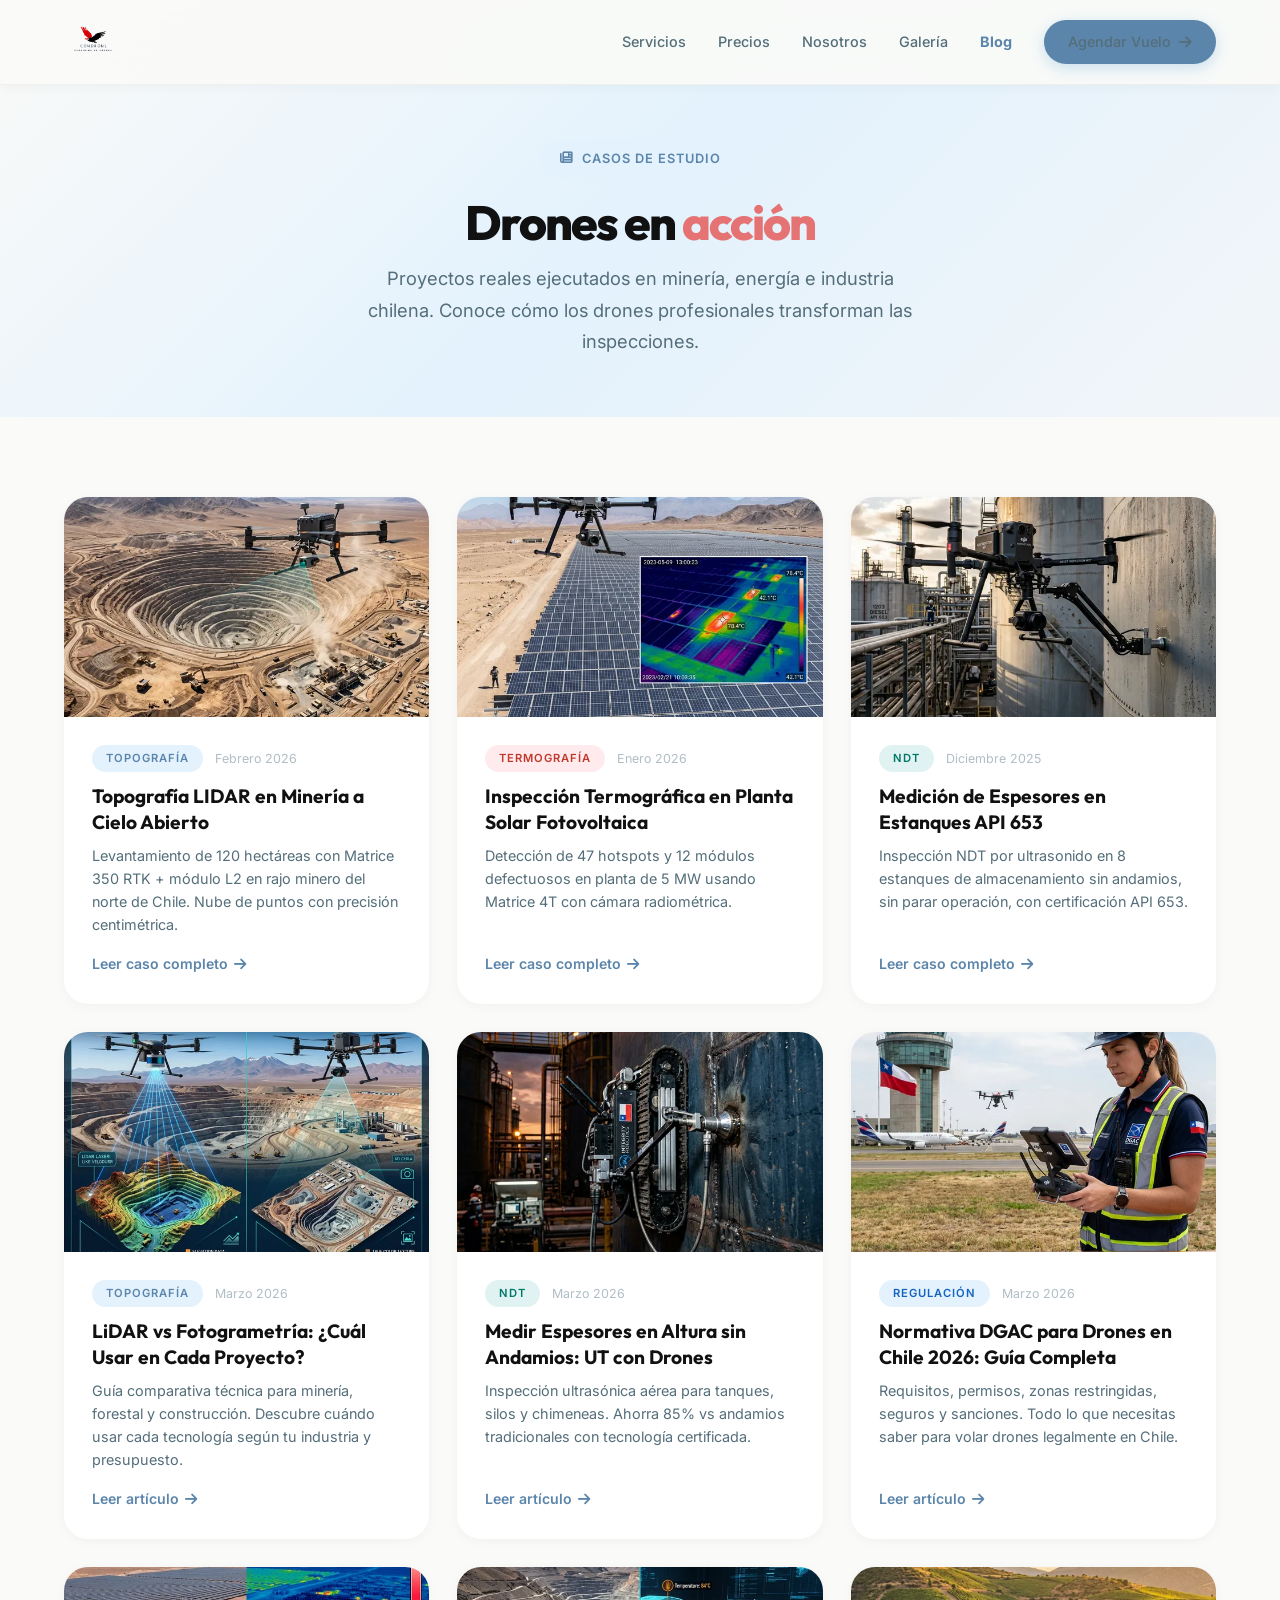
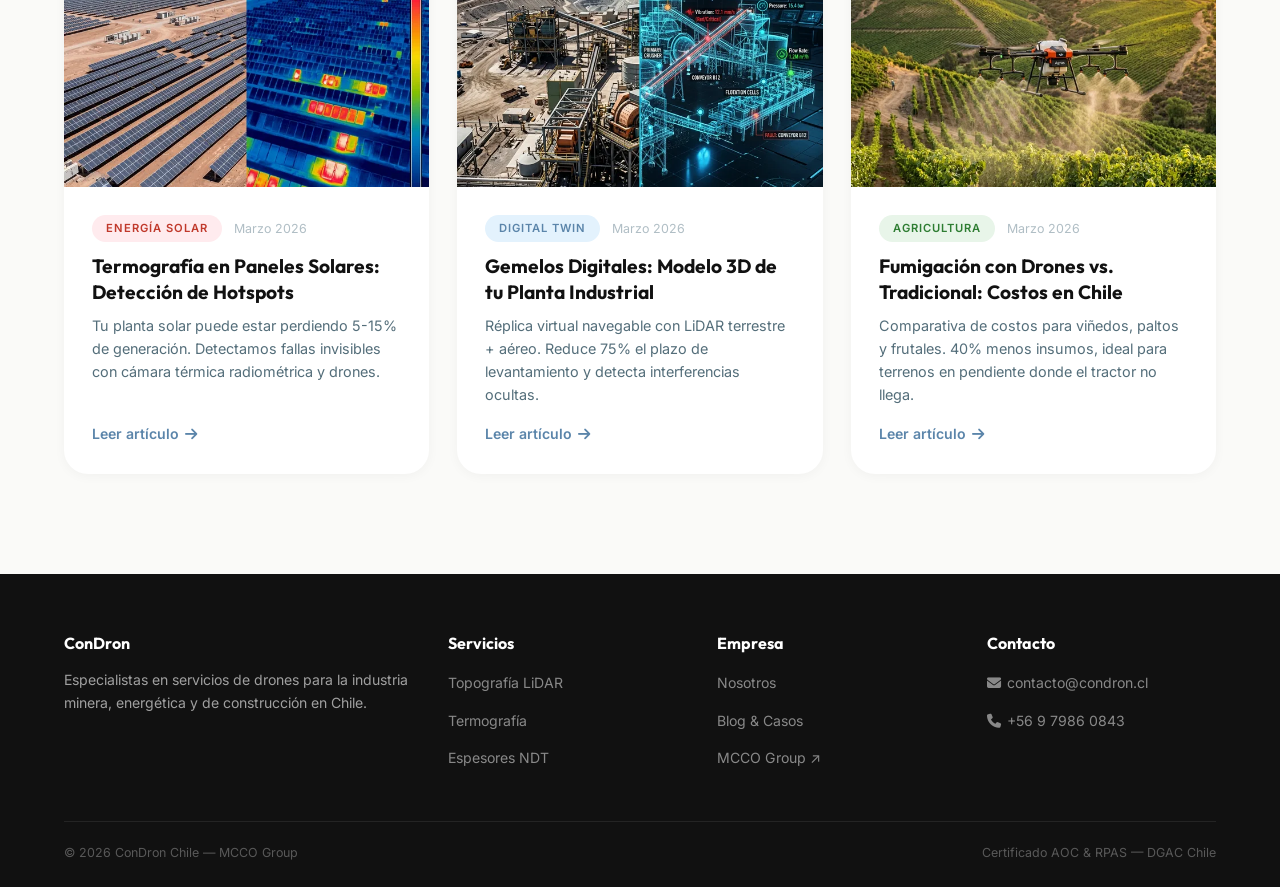
<file: blog/index.html>
<!DOCTYPE html>
<html lang="es-CL">

<head>
    <meta charset="UTF-8">
    <meta name="viewport" content="width=device-width, initial-scale=1.0">

    <link rel="preconnect" href="https://fonts.googleapis.com" crossorigin>
    <link rel="preconnect" href="https://fonts.gstatic.com" crossorigin>

    <title>Blog & Casos de Estudio | ConDron — Servicios de Drones Chile</title>
    <meta name="description"
        content="Casos de estudio reales de inspección con drones: topografía LIDAR en minería, termografía en paneles solares, medición de espesores NDT en estanques.">
    <meta name="robots" content="index, follow">

    <meta property="og:type" content="website">
    <meta property="og:url" content="https://condron.cl/blog/">
    <meta property="og:title" content="Blog & Casos de Estudio | ConDron">
    <meta property="og:description" content="Descubre cómo los drones transforman la industria chilena.">
    <meta property="og:image" content="https://condron.cl/assets/og-image.webp">

    <link rel="icon" type="image/png" sizes="32x32" href="../logo.png">
    <link rel="canonical" href="https://condron.cl/blog/">

    <link
        href="https://fonts.googleapis.com/css2?family=Inter:wght@300;400;500;600;700;800;900&family=Outfit:wght@300;400;500;600;700;800&display=swap"
        rel="stylesheet">
    <link rel="stylesheet" href="https://cdnjs.cloudflare.com/ajax/libs/font-awesome/6.5.1/css/all.min.css">
    <link rel="stylesheet" href="blog.css">
</head>

<body>

    <!-- ═══ NAVBAR ═══ -->
    <nav class="navbar">
        <div class="container">
            <a href="/" class="nav-brand"><img src="../logo.png" alt="ConDron" class="logo-img"></a>
            <ul class="nav-links" id="navLinks">
                <li><a href="/#servicios">Servicios</a></li>
                <li><a href="/#precios">Precios</a></li>
                <li><a href="/#nosotros">Nosotros</a></li>
                <li><a href="/#galeria">Galería</a></li>
                <li><a href="/blog/" class="active">Blog</a></li>
                <li><a href="/#contacto" class="btn-cta">Agendar Vuelo <i class="fa-solid fa-arrow-right"></i></a></li>
            </ul>
            <button class="menu-toggle" id="menuToggle" aria-label="Menú">
                <span></span><span></span><span></span>
            </button>
        </div>
    </nav>

    <!-- ═══ BLOG HERO ═══ -->
    <section class="blog-hero">
        <div class="container">
            <span class="blog-badge"><i class="fa-solid fa-newspaper"></i> Casos de Estudio</span>
            <h1>Drones en <em>acción</em></h1>
            <p>Proyectos reales ejecutados en minería, energía e industria chilena. Conoce cómo los drones profesionales
                transforman las inspecciones.</p>
        </div>
    </section>

    <!-- ═══ BLOG GRID ═══ -->
    <section class="blog-grid-section">
        <div class="container">
            <div class="blog-grid">

                <!-- Card 1 -->
                <article class="blog-card">
                    <div class="blog-card-img">
                        <img src="../assets/images/topografia-lidar.webp"
                            alt="Topografía LIDAR en minería con dron Matrice 350 RTK" loading="lazy" decoding="async">
                    </div>
                    <div class="blog-card-body">
                        <div class="blog-card-meta">
                            <span class="blog-tag tag-blue">Topografía</span>
                            <span class="blog-date">Febrero 2026</span>
                        </div>
                        <h3>Topografía LIDAR en Minería a Cielo Abierto</h3>
                        <p>Levantamiento de 120 hectáreas con Matrice 350 RTK + módulo L2 en rajo minero del norte de
                            Chile. Nube de puntos con precisión centimétrica.</p>
                        <a href="topografia-lidar-mineria.html" class="blog-card-link">
                            Leer caso completo <i class="fa-solid fa-arrow-right"></i>
                        </a>
                    </div>
                </article>

                <!-- Card 2 -->
                <article class="blog-card">
                    <div class="blog-card-img">
                        <img src="../assets/images/termografia-inspeccion.webp"
                            alt="Inspección termográfica de paneles solares con dron" loading="lazy" decoding="async">
                    </div>
                    <div class="blog-card-body">
                        <div class="blog-card-meta">
                            <span class="blog-tag tag-pink">Termografía</span>
                            <span class="blog-date">Enero 2026</span>
                        </div>
                        <h3>Inspección Termográfica en Planta Solar Fotovoltaica</h3>
                        <p>Detección de 47 hotspots y 12 módulos defectuosos en planta de 5 MW usando Matrice 4T con
                            cámara radiométrica.</p>
                        <a href="inspeccion-termografica-solar.html" class="blog-card-link">
                            Leer caso completo <i class="fa-solid fa-arrow-right"></i>
                        </a>
                    </div>
                </article>

                <!-- Card 3 -->
                <article class="blog-card">
                    <div class="blog-card-img">
                        <img src="../assets/images/espesores-ndt.webp"
                            alt="Medición de espesores NDT en estanques industriales con dron" loading="lazy"
                            decoding="async">
                    </div>
                    <div class="blog-card-body">
                        <div class="blog-card-meta">
                            <span class="blog-tag tag-teal">NDT</span>
                            <span class="blog-date">Diciembre 2025</span>
                        </div>
                        <h3>Medición de Espesores en Estanques API 653</h3>
                        <p>Inspección NDT por ultrasonido en 8 estanques de almacenamiento sin andamios, sin parar
                            operación, con certificación API 653.</p>
                        <a href="medicion-espesores-estanques.html" class="blog-card-link">
                            Leer caso completo <i class="fa-solid fa-arrow-right"></i>
                        </a>
                    </div>
                </article>

                <!-- Card 4 — LiDAR vs Fotogrametría -->
                <article class="blog-card">
                    <div class="blog-card-img">
                        <img src="../assets/images/blog-lidar-vs-fotogrametria.webp"
                            alt="Comparativa LiDAR vs Fotogrametría con drones" loading="lazy" decoding="async">
                    </div>
                    <div class="blog-card-body">
                        <div class="blog-card-meta">
                            <span class="blog-tag tag-blue">Topografía</span>
                            <span class="blog-date">Marzo 2026</span>
                        </div>
                        <h3>LiDAR vs Fotogrametría: ¿Cuál Usar en Cada Proyecto?</h3>
                        <p>Guía comparativa técnica para minería, forestal y construcción. Descubre cuándo usar cada
                            tecnología según tu industria y presupuesto.</p>
                        <a href="lidar-vs-fotogrametria.html" class="blog-card-link">
                            Leer artículo <i class="fa-solid fa-arrow-right"></i>
                        </a>
                    </div>
                </article>

                <!-- Card 5 — Espesores UT con Drones -->
                <article class="blog-card">
                    <div class="blog-card-img">
                        <img src="../assets/images/blog-espesores-ut.webp"
                            alt="Dron midiendo espesores con ultrasonido en tanque industrial" loading="lazy"
                            decoding="async">
                    </div>
                    <div class="blog-card-body">
                        <div class="blog-card-meta">
                            <span class="blog-tag tag-teal">NDT</span>
                            <span class="blog-date">Marzo 2026</span>
                        </div>
                        <h3>Medir Espesores en Altura sin Andamios: UT con Drones</h3>
                        <p>Inspección ultrasónica aérea para tanques, silos y chimeneas. Ahorra 85% vs andamios
                            tradicionales con tecnología certificada.</p>
                        <a href="medicion-espesores-drones-ut.html" class="blog-card-link">
                            Leer artículo <i class="fa-solid fa-arrow-right"></i>
                        </a>
                    </div>
                </article>

                <!-- Card 6 — Normativa DGAC -->
                <article class="blog-card">
                    <div class="blog-card-img">
                        <img src="../assets/images/blog-normativa-dgac.webp"
                            alt="Piloto certificado DGAC operando dron en Chile" loading="lazy" decoding="async">
                    </div>
                    <div class="blog-card-body">
                        <div class="blog-card-meta">
                            <span class="blog-tag tag-sky">Regulación</span>
                            <span class="blog-date">Marzo 2026</span>
                        </div>
                        <h3>Normativa DGAC para Drones en Chile 2026: Guía Completa</h3>
                        <p>Requisitos, permisos, zonas restringidas, seguros y sanciones. Todo lo que necesitas saber
                            para volar drones legalmente en Chile.</p>
                        <a href="normativa-dgac-drones-chile.html" class="blog-card-link">
                            Leer artículo <i class="fa-solid fa-arrow-right"></i>
                        </a>
                    </div>
                </article>

                <!-- Card 7 — Termografía Solar -->
                <article class="blog-card">
                    <div class="blog-card-img">
                        <img src="../assets/images/blog-termografia-solar.webp"
                            alt="Imagen termográfica de planta solar con hotspots detectados" loading="lazy"
                            decoding="async">
                    </div>
                    <div class="blog-card-body">
                        <div class="blog-card-meta">
                            <span class="blog-tag tag-pink">Energía Solar</span>
                            <span class="blog-date">Marzo 2026</span>
                        </div>
                        <h3>Termografía en Paneles Solares: Detección de Hotspots</h3>
                        <p>Tu planta solar puede estar perdiendo 5-15% de generación. Detectamos fallas invisibles con
                            cámara térmica radiométrica y drones.</p>
                        <a href="termografia-paneles-solares.html" class="blog-card-link">
                            Leer artículo <i class="fa-solid fa-arrow-right"></i>
                        </a>
                    </div>
                </article>

                <!-- Card 8 — Gemelos Digitales -->
                <article class="blog-card">
                    <div class="blog-card-img">
                        <img src="../assets/images/blog-gemelos-digitales.webp"
                            alt="Modelo 3D de gemelo digital de planta industrial" loading="lazy" decoding="async">
                    </div>
                    <div class="blog-card-body">
                        <div class="blog-card-meta">
                            <span class="blog-tag tag-blue">Digital Twin</span>
                            <span class="blog-date">Marzo 2026</span>
                        </div>
                        <h3>Gemelos Digitales: Modelo 3D de tu Planta Industrial</h3>
                        <p>Réplica virtual navegable con LiDAR terrestre + aéreo. Reduce 75% el plazo de levantamiento
                            y detecta interferencias ocultas.</p>
                        <a href="gemelos-digitales-industriales.html" class="blog-card-link">
                            Leer artículo <i class="fa-solid fa-arrow-right"></i>
                        </a>
                    </div>
                </article>

                <!-- Card 9 — Fumigación con Drones -->
                <article class="blog-card">
                    <div class="blog-card-img">
                        <img src="../assets/images/blog-fumigacion-drones.webp"
                            alt="Dron agrícola fumigando viñedo en ladera chilena" loading="lazy" decoding="async">
                    </div>
                    <div class="blog-card-body">
                        <div class="blog-card-meta">
                            <span class="blog-tag tag-green">Agricultura</span>
                            <span class="blog-date">Marzo 2026</span>
                        </div>
                        <h3>Fumigación con Drones vs. Tradicional: Costos en Chile</h3>
                        <p>Comparativa de costos para viñedos, paltos y frutales. 40% menos insumos, ideal para
                            terrenos en pendiente donde el tractor no llega.</p>
                        <a href="fumigacion-drones-vs-tradicional.html" class="blog-card-link">
                            Leer artículo <i class="fa-solid fa-arrow-right"></i>
                        </a>
                    </div>
                </article>

            </div>
        </div>
    </section>

    <!-- ═══ FOOTER ═══ -->
    <footer class="footer">
        <div class="container">
            <div class="footer-grid">
                <div class="footer-brand">
                    <h5>ConDron</h5>
                    <p>Especialistas en servicios de drones para la industria minera, energética y de construcción en
                        Chile.</p>
                </div>
                <div>
                    <h5>Servicios</h5>
                    <ul class="footer-links">
                        <li><a href="/#servicios">Topografía LiDAR</a></li>
                        <li><a href="/#servicios">Termografía</a></li>
                        <li><a href="/#servicios">Espesores NDT</a></li>
                    </ul>
                </div>
                <div>
                    <h5>Empresa</h5>
                    <ul class="footer-links">
                        <li><a href="/#nosotros">Nosotros</a></li>
                        <li><a href="/blog/" class="active">Blog & Casos</a></li>
                        <li><a href="https://www.mcco.cl/" target="_blank">MCCO Group ↗</a></li>
                    </ul>
                </div>
                <div>
                    <h5>Contacto</h5>
                    <ul class="footer-links">
                        <li><a href="mailto:contacto@condron.cl"><i class="fa-solid fa-envelope"
                                    style="width:16px;"></i> contacto@condron.cl</a></li>
                        <li><a href="tel:+56979860843"><i class="fa-solid fa-phone" style="width:16px;"></i> +56 9 7986
                                0843</a></li>
                    </ul>
                </div>
            </div>
            <div class="footer-bottom">
                <span>&copy; 2026 ConDron Chile — MCCO Group</span>
                <span>Certificado AOC & RPAS — DGAC Chile</span>
            </div>
        </div>
    </footer>

</body>

</html>
</file>
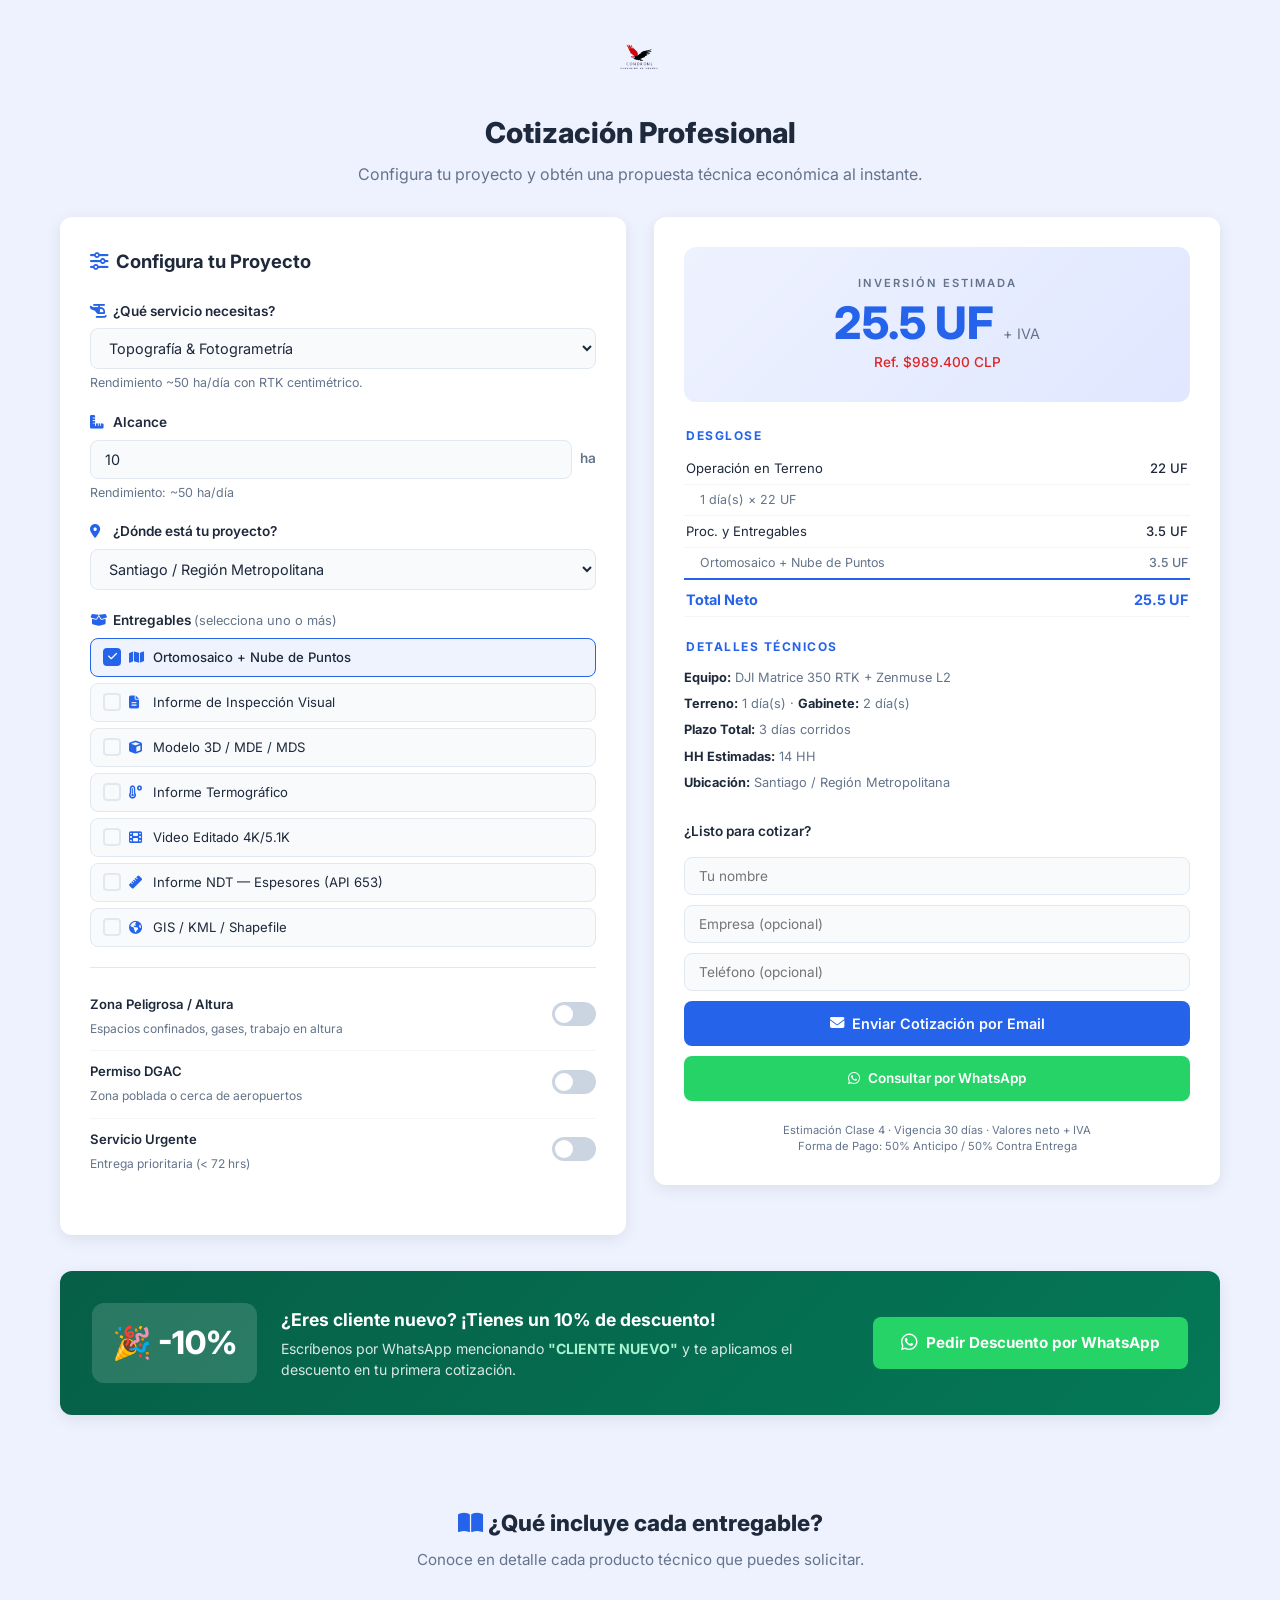
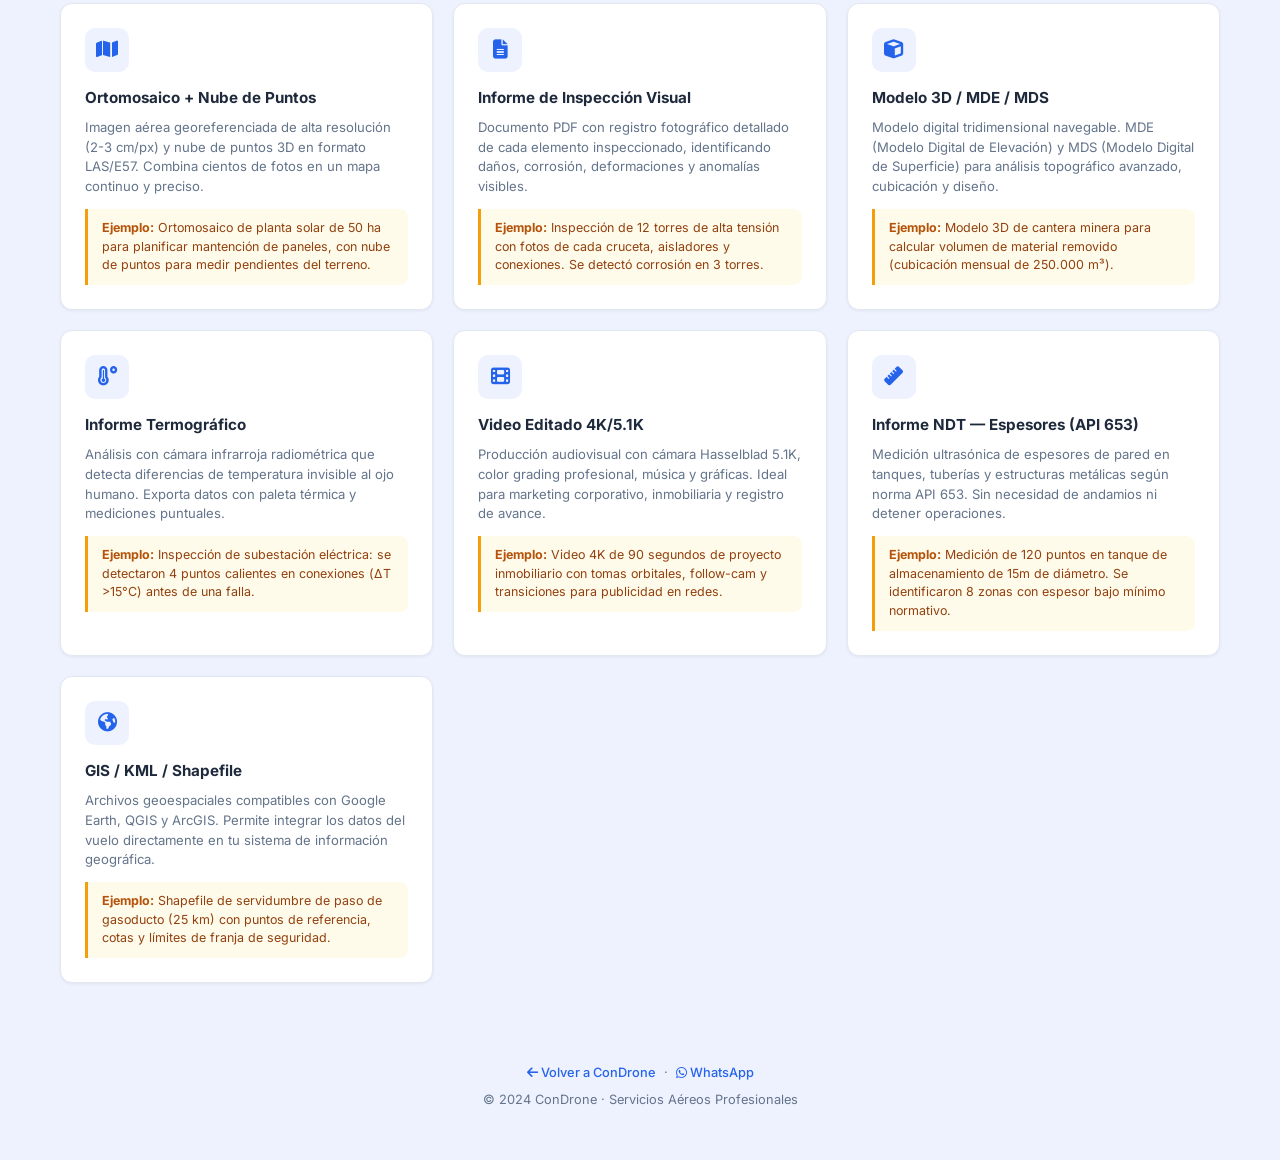
<file: cotizar/index.html>
<!DOCTYPE html>
<html lang="es">

<head>
    <meta charset="UTF-8">
    <meta name="viewport" content="width=device-width, initial-scale=1.0">
    <title>Cotizar Servicio — ConDrone</title>
    <meta name="description"
        content="Cotiza tu servicio de drones profesionales: topografía, inspección industrial, termografía, video aéreo. Propuesta técnica transparente con desglose en UF.">

    <!-- Fonts -->
    <link rel="preconnect" href="https://fonts.googleapis.com">
    <link rel="preconnect" href="https://fonts.gstatic.com" crossorigin>
    <link href="https://fonts.googleapis.com/css2?family=Inter:wght@300;400;500;600;700;800&display=swap"
        rel="stylesheet">

    <!-- Icons -->
    <link rel="stylesheet" href="https://cdnjs.cloudflare.com/ajax/libs/font-awesome/6.5.1/css/all.min.css">

    <!-- Favicon -->
    <link rel="icon" type="image/png" href="../logo.png">

    <!-- Styles -->
    <link rel="stylesheet" href="wizard.css">
</head>

<body>
    <div class="wizard-page">
        <!-- Header -->
        <div class="wizard-header">
            <a href="../">
                <img src="../logo.png" alt="ConDrone" class="wizard-logo">
            </a>
            <h1>Cotización Profesional</h1>
            <p>Configura tu proyecto y obtén una propuesta técnica económica al instante.</p>
        </div>

        <!-- CALCULATOR: Single-Page Layout -->
        <div class="calculator-layout">
            <!-- LEFT: Inputs -->
            <div class="calc-inputs">
                <h2><i class="fa-solid fa-sliders"></i> Configura tu Proyecto</h2>

                <!-- Service -->
                <div class="field-group">
                    <label><i class="fa-solid fa-helicopter"></i> ¿Qué servicio necesitas?</label>
                    <select id="service-select">
                        <option value="topografia">Topografía & Fotogrametría</option>
                        <option value="inspeccion">Inspección Industrial</option>
                        <option value="termografia">Termografía & NDT</option>
                        <option value="video">Video & Fotografía Aérea</option>
                        <option value="interiores">Interiores & Espacios Confinados</option>
                        <option value="seguimiento">Seguimiento de Obras</option>
                        <option value="pipeline">Pipeline / Inspección Lineal</option>
                    </select>
                    <div class="field-meta" id="service-meta"></div>
                </div>

                <!-- Size -->
                <div class="field-group">
                    <label id="size-label"><i class="fa-solid fa-ruler-combined"></i> Alcance</label>
                    <div class="input-row">
                        <input type="number" id="size-input" value="10" min="1" step="1">
                        <span class="input-unit" id="size-unit">ha</span>
                    </div>
                    <div class="field-meta" id="size-meta"></div>
                </div>

                <!-- Location -->
                <div class="field-group">
                    <label><i class="fa-solid fa-location-dot"></i> ¿Dónde está tu proyecto?</label>
                    <select id="location-select">
                        <option value="rm">Santiago / Región Metropolitana</option>
                        <option value="central">Zona Central (V–VI Región)</option>
                        <option value="northSouth">Norte / Sur (Vuelo requerido)</option>
                        <option value="mining">Faena Minera (Zona Norte)</option>
                    </select>
                </div>

                <!-- Deliverables -->
                <div class="field-group">
                    <label><i class="fa-solid fa-box-open"></i> Entregables <span class="label-hint">(selecciona uno o
                            más)</span></label>
                    <div class="checkbox-grid" id="deliverables-grid">
                        <!-- Rendered by JS -->
                    </div>
                </div>

                <!-- Toggles -->
                <div class="field-group toggles-group">
                    <div class="toggle-row">
                        <div>
                            <strong>Zona Peligrosa / Altura</strong>
                            <span>Espacios confinados, gases, trabajo en altura</span>
                        </div>
                        <label class="switch">
                            <input type="checkbox" id="hazard-toggle">
                            <span class="slider round"></span>
                        </label>
                    </div>
                    <div class="toggle-row">
                        <div>
                            <strong>Permiso DGAC</strong>
                            <span>Zona poblada o cerca de aeropuertos</span>
                        </div>
                        <label class="switch">
                            <input type="checkbox" id="dgac-toggle">
                            <span class="slider round"></span>
                        </label>
                    </div>
                    <div class="toggle-row">
                        <div>
                            <strong>Servicio Urgente</strong>
                            <span>Entrega prioritaria (< 72 hrs)</span>
                        </div>
                        <label class="switch">
                            <input type="checkbox" id="urgency-toggle">
                            <span class="slider round"></span>
                        </label>
                    </div>
                </div>
            </div>

            <!-- RIGHT: Live Result -->
            <div class="calc-result" id="calc-result">
                <!-- Rendered live by JS -->
            </div>
        </div>

        <!-- WHATSAPP DISCOUNT BANNER -->
        <div class="discount-banner">
            <div class="discount-content">
                <div class="discount-badge">🎉 -10%</div>
                <div class="discount-text">
                    <h3>¿Eres cliente nuevo? ¡Tienes un 10% de descuento!</h3>
                    <p>Escríbenos por WhatsApp mencionando <strong>"CLIENTE NUEVO"</strong> y te aplicamos el descuento
                        en tu primera cotización.</p>
                </div>
                <a class="discount-cta"
                    href="https://wa.me/56979860843?text=Hola%20ConDrone!%20Soy%20cliente%20nuevo%20y%20me%20interesa%20cotizar%20un%20servicio%20de%20drones.%20🚁"
                    target="_blank">
                    <i class="fa-brands fa-whatsapp"></i> Pedir Descuento por WhatsApp
                </a>
            </div>
        </div>

        <!-- DELIVERABLES GUIDE -->
        <div class="deliverables-guide">
            <h2><i class="fa-solid fa-book-open"></i> ¿Qué incluye cada entregable?</h2>
            <p class="guide-subtitle">Conoce en detalle cada producto técnico que puedes solicitar.</p>
            <div class="guide-grid">
                <div class="guide-card">
                    <div class="guide-icon"><i class="fa-solid fa-map"></i></div>
                    <h3>Ortomosaico + Nube de Puntos</h3>
                    <p>Imagen aérea georeferenciada de alta resolución (2-3 cm/px) y nube de puntos 3D en formato
                        LAS/E57.
                        Combina cientos de fotos en un mapa continuo y preciso.</p>
                    <div class="guide-example">
                        <strong>Ejemplo:</strong> Ortomosaico de planta solar de 50 ha para planificar mantención de
                        paneles, con nube de puntos para medir pendientes del terreno.
                    </div>
                </div>
                <div class="guide-card">
                    <div class="guide-icon"><i class="fa-solid fa-file-lines"></i></div>
                    <h3>Informe de Inspección Visual</h3>
                    <p>Documento PDF con registro fotográfico detallado de cada elemento inspeccionado, identificando
                        daños,
                        corrosión, deformaciones y anomalías visibles.</p>
                    <div class="guide-example">
                        <strong>Ejemplo:</strong> Inspección de 12 torres de alta tensión con fotos de cada cruceta,
                        aisladores y conexiones. Se detectó corrosión en 3 torres.
                    </div>
                </div>
                <div class="guide-card">
                    <div class="guide-icon"><i class="fa-solid fa-cube"></i></div>
                    <h3>Modelo 3D / MDE / MDS</h3>
                    <p>Modelo digital tridimensional navegable. MDE (Modelo Digital de Elevación) y MDS (Modelo Digital
                        de Superficie)
                        para análisis topográfico avanzado, cubicación y diseño.</p>
                    <div class="guide-example">
                        <strong>Ejemplo:</strong> Modelo 3D de cantera minera para calcular volumen de material removido
                        (cubicación mensual de 250.000 m³).
                    </div>
                </div>
                <div class="guide-card">
                    <div class="guide-icon"><i class="fa-solid fa-temperature-high"></i></div>
                    <h3>Informe Termográfico</h3>
                    <p>Análisis con cámara infrarroja radiométrica que detecta diferencias de temperatura invisible al
                        ojo humano.
                        Exporta datos con paleta térmica y mediciones puntuales.</p>
                    <div class="guide-example">
                        <strong>Ejemplo:</strong> Inspección de subestación eléctrica: se detectaron 4 puntos calientes
                        en conexiones (ΔT >15°C) antes de una falla.
                    </div>
                </div>
                <div class="guide-card">
                    <div class="guide-icon"><i class="fa-solid fa-film"></i></div>
                    <h3>Video Editado 4K/5.1K</h3>
                    <p>Producción audiovisual con cámara Hasselblad 5.1K, color grading profesional, música y gráficas.
                        Ideal para marketing corporativo, inmobiliaria y registro de avance.</p>
                    <div class="guide-example">
                        <strong>Ejemplo:</strong> Video 4K de 90 segundos de proyecto inmobiliario con tomas orbitales,
                        follow-cam y transiciones para publicidad en redes.
                    </div>
                </div>
                <div class="guide-card">
                    <div class="guide-icon"><i class="fa-solid fa-ruler"></i></div>
                    <h3>Informe NDT — Espesores (API 653)</h3>
                    <p>Medición ultrasónica de espesores de pared en tanques, tuberías y estructuras metálicas según
                        norma API 653.
                        Sin necesidad de andamios ni detener operaciones.</p>
                    <div class="guide-example">
                        <strong>Ejemplo:</strong> Medición de 120 puntos en tanque de almacenamiento de 15m de diámetro.
                        Se identificaron 8 zonas con espesor bajo mínimo normativo.
                    </div>
                </div>
                <div class="guide-card">
                    <div class="guide-icon"><i class="fa-solid fa-earth-americas"></i></div>
                    <h3>GIS / KML / Shapefile</h3>
                    <p>Archivos geoespaciales compatibles con Google Earth, QGIS y ArcGIS. Permite integrar los datos
                        del vuelo
                        directamente en tu sistema de información geográfica.</p>
                    <div class="guide-example">
                        <strong>Ejemplo:</strong> Shapefile de servidumbre de paso de gasoducto (25 km) con puntos de
                        referencia, cotas y límites de franja de seguridad.
                    </div>
                </div>
            </div>
        </div>

        <!-- Footer -->
        <div class="wizard-footer">
            <p>
                <a href="../"><i class="fa-solid fa-arrow-left"></i> Volver a ConDrone</a>
                &nbsp;·&nbsp;
                <a href="https://wa.me/56979860843" target="_blank"><i class="fa-brands fa-whatsapp"></i>
                    WhatsApp</a>
            </p>
            <p style="margin-top: 6px;">© 2024 ConDrone · Servicios Aéreos Profesionales</p>
        </div>
    </div>

    <!-- Scripts -->
    <script src="wizard.js"></script>
</body>

</html>
</file>
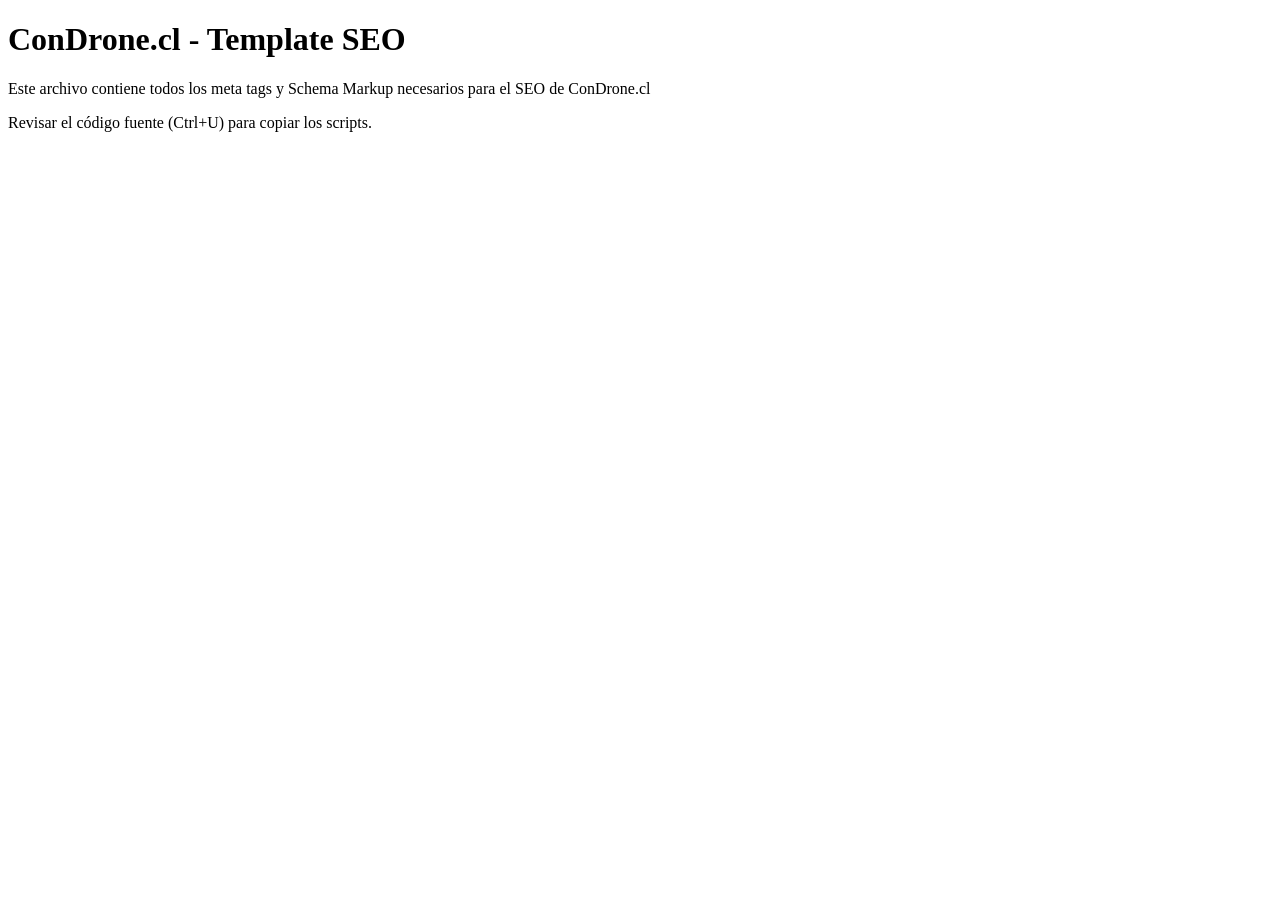
<file: schema-markup.html>
<!DOCTYPE html>
<html lang="es">

<head>
    <meta charset="UTF-8">
    <meta name="viewport" content="width=device-width, initial-scale=1.0">

    <!-- ============================================ -->
    <!-- META TAGS SEO - PÁGINA HOME                  -->
    <!-- Cambiar según la página que estés creando    -->
    <!-- ============================================ -->

    <title>ConDrone | Servicios de Drones e Ingeniería Aérea Chile</title>
    <meta name="description"
        content="Expertos en inspección técnica con drones: LiDAR, ultrasonido UT, termografía. Soluciones para minería, energía y construcción. Cotiza gratis.">

    <!-- Open Graph para redes sociales -->
    <meta property="og:title" content="ConDrone | Servicios de Drones e Ingeniería Aérea Chile">
    <meta property="og:description"
        content="Expertos en inspección técnica con drones: LiDAR, ultrasonido UT, termografía. Soluciones para minería, energía y construcción.">
    <meta property="og:image" content="https://condrone.cl/og-image.jpg">
    <meta property="og:url" content="https://condrone.cl">
    <meta property="og:type" content="website">
    <meta property="og:locale" content="es_CL">

    <!-- Twitter Card -->
    <meta name="twitter:card" content="summary_large_image">
    <meta name="twitter:title" content="ConDrone | Drones e Ingeniería Aérea Chile">
    <meta name="twitter:description"
        content="Inspección técnica con drones: LiDAR, ultrasonido UT, termografía para minería, energía y construcción.">
    <meta name="twitter:image" content="https://condrone.cl/og-image.jpg">

    <!-- Canonical URL -->
    <link rel="canonical" href="https://condrone.cl/">

    <!-- Favicon -->
    <link rel="icon" type="image/png" href="/favicon.png">

    <!-- ============================================ -->
    <!-- SCHEMA MARKUP - DATOS ESTRUCTURADOS          -->
    <!-- Copiar TODO este bloque en cada página       -->
    <!-- ============================================ -->

    <!-- Schema: Organización Principal -->
    <script type="application/ld+json">
    {
        "@context": "https://schema.org",
        "@type": ["LocalBusiness", "ProfessionalService"],
        "@id": "https://condrone.cl/#organization",
        "name": "ConDrone - Servicios de Drones e Ingeniería",
        "alternateName": "ConDrone.cl",
        "description": "Empresa de ingeniería aérea especializada en inspección técnica con drones. Servicios de LiDAR, ultrasonido UT, termografía y gemelos digitales para minería, energía, agricultura y construcción en Chile.",
        "url": "https://condrone.cl",
        "logo": {
            "@type": "ImageObject",
            "url": "https://condrone.cl/logo.png",
            "width": 512,
            "height": 512
        },
        "image": [
            "https://condrone.cl/images/condrone-hero.jpg",
            "https://condrone.cl/images/inspeccion-dron.jpg"
        ],
        "telephone": "+56-9-XXXX-XXXX",
        "email": "contacto@condron.cl",
        "priceRange": "$$$",
        "currenciesAccepted": "CLP, USD",
        "paymentAccepted": "Transferencia, Factura 30 días",
        "address": {
            "@type": "PostalAddress",
            "streetAddress": "Av. Principal 123",
            "addressLocality": "Santiago",
            "addressRegion": "Región Metropolitana",
            "postalCode": "7500000",
            "addressCountry": "CL"
        },
        "geo": {
            "@type": "GeoCoordinates",
            "latitude": -33.4489,
            "longitude": -70.6693
        },
        "areaServed": [
            {
                "@type": "City",
                "name": "Santiago"
            },
            {
                "@type": "City",
                "name": "Antofagasta"
            },
            {
                "@type": "City",
                "name": "Calama"
            },
            {
                "@type": "City",
                "name": "Copiapó"
            },
            {
                "@type": "City",
                "name": "Rancagua"
            },
            {
                "@type": "City",
                "name": "Concepción"
            },
            {
                "@type": "Country",
                "name": "Chile"
            }
        ],
        "serviceType": [
            "Inspección ultrasónica con drones",
            "Topografía LiDAR aérea",
            "Termografía infrarroja",
            "Gemelos digitales 3D",
            "Detección de gases",
            "Fotogrametría",
            "Fumigación agrícola con drones",
            "Inspección de paneles solares",
            "Seguimiento de obras"
        ],
        "knowsAbout": [
            "Inspección industrial con drones",
            "LiDAR aéreo",
            "Termografía infrarroja",
            "Ultrasonido UT",
            "Gemelos digitales",
            "Fotogrametría 3D",
            "Minería",
            "Energía renovable",
            "Agricultura de precisión"
        ],
        "parentOrganization": {
            "@type": "Organization",
            "@id": "https://mccocopper.cl/#organization",
            "name": "MCCO Copper",
            "alternateName": "INGPROTEC",
            "description": "Empresa de ingeniería con más de 20 años de experiencia en la industria minera chilena"
        },
        "foundingDate": "2024",
        "sameAs": [
            "https://www.linkedin.com/company/condrone",
            "https://www.instagram.com/condrone.cl",
            "https://www.facebook.com/condrone.cl"
        ],
        "openingHoursSpecification": [
            {
                "@type": "OpeningHoursSpecification",
                "dayOfWeek": ["Monday", "Tuesday", "Wednesday", "Thursday", "Friday"],
                "opens": "08:00",
                "closes": "18:00"
            }
        ],
        "aggregateRating": {
            "@type": "AggregateRating",
            "ratingValue": "4.9",
            "reviewCount": "47",
            "bestRating": "5",
            "worstRating": "1"
        }
    }
    </script>

    <!-- Schema: Servicios Ofrecidos -->
    <script type="application/ld+json">
    {
        "@context": "https://schema.org",
        "@type": "ItemList",
        "name": "Servicios de ConDrone",
        "description": "Catálogo completo de servicios de inspección aérea con drones",
        "itemListElement": [
            {
                "@type": "Service",
                "position": 1,
                "name": "Inspección Ultrasónica (UT) con Drones",
                "description": "Medición de espesores de acero en altura: tanques, silos, chimeneas. Reemplaza andamios y grúas con ahorro del 85%.",
                "provider": {"@id": "https://condrone.cl/#organization"},
                "areaServed": "Chile",
                "serviceType": "Inspección Industrial"
            },
            {
                "@type": "Service",
                "position": 2,
                "name": "Topografía LiDAR Aérea",
                "description": "Escáner láser que penetra vegetación para obtener topografía real del suelo. Ideal para minería, forestal y energía.",
                "provider": {"@id": "https://condrone.cl/#organization"},
                "areaServed": "Chile",
                "serviceType": "Topografía"
            },
            {
                "@type": "Service",
                "position": 3,
                "name": "Termografía Infrarroja",
                "description": "Detección de puntos calientes en equipos, paneles solares, líneas eléctricas y rodillos de correas transportadoras.",
                "provider": {"@id": "https://condrone.cl/#organization"},
                "areaServed": "Chile",
                "serviceType": "Inspección Térmica"
            },
            {
                "@type": "Service",
                "position": 4,
                "name": "Gemelos Digitales 3D",
                "description": "Modelos 3D exactos de plantas, edificios o terrenos para ingeniería As-Built e integración BIM.",
                "provider": {"@id": "https://condrone.cl/#organization"},
                "areaServed": "Chile",
                "serviceType": "Digitalización 3D"
            },
            {
                "@type": "Service",
                "position": 5,
                "name": "Fumigación Agrícola con Drones",
                "description": "Aplicación precisa de pesticidas y fertilizantes en viñedos, frutales y cultivos. Ahorro de 40% en insumos.",
                "provider": {"@id": "https://condrone.cl/#organization"},
                "areaServed": "Chile",
                "serviceType": "Agricultura de Precisión"
            },
            {
                "@type": "Service",
                "position": 6,
                "name": "Inspección de Paneles Solares",
                "description": "Detección de hotspots y celdas quemadas en plantas fotovoltaicas mediante termografía aérea.",
                "provider": {"@id": "https://condrone.cl/#organization"},
                "areaServed": "Chile",
                "serviceType": "Inspección Solar"
            }
        ]
    }
    </script>

    <!-- Schema: Página Web -->
    <script type="application/ld+json">
    {
        "@context": "https://schema.org",
        "@type": "WebSite",
        "name": "ConDrone",
        "url": "https://condrone.cl",
        "description": "Servicios de drones e ingeniería aérea para minería, energía, agricultura y construcción en Chile",
        "publisher": {"@id": "https://condrone.cl/#organization"},
        "potentialAction": {
            "@type": "SearchAction",
            "target": "https://condrone.cl/buscar?q={search_term_string}",
            "query-input": "required name=search_term_string"
        }
    }
    </script>

    <!-- Schema: BreadcrumbList (ajustar según la página) -->
    <script type="application/ld+json">
    {
        "@context": "https://schema.org",
        "@type": "BreadcrumbList",
        "itemListElement": [
            {
                "@type": "ListItem",
                "position": 1,
                "name": "Inicio",
                "item": "https://condrone.cl"
            }
        ]
    }
    </script>

    <!-- Schema: FAQPage (agregar en página de servicios) -->
    <script type="application/ld+json">
    {
        "@context": "https://schema.org",
        "@type": "FAQPage",
        "mainEntity": [
            {
                "@type": "Question",
                "name": "¿Qué es la inspección ultrasónica con drones?",
                "acceptedAnswer": {
                    "@type": "Answer",
                    "text": "Es una técnica de medición de espesores de acero utilizando un dron equipado con sensor de contacto ultrasónico. Permite inspeccionar tanques, silos y chimeneas en altura sin necesidad de andamios, reduciendo costos hasta en un 85%."
                }
            },
            {
                "@type": "Question",
                "name": "¿Cuánto cuesta un servicio de drones para minería?",
                "acceptedAnswer": {
                    "@type": "Answer",
                    "text": "Los costos varían según el servicio. Una inspección ultrasónica con dron cuesta entre $3-5M CLP vs $15-25M de andamios tradicionales. Contáctenos para una cotización personalizada."
                }
            },
            {
                "@type": "Question",
                "name": "¿Trabajan con CODELCO y grandes mineras?",
                "acceptedAnswer": {
                    "@type": "Answer",
                    "text": "Sí, ConDrone es respaldado por MCCO Copper e INGPROTEC, empresas con más de 20 años de experiencia sirviendo a CODELCO y la gran minería chilena."
                }
            },
            {
                "@type": "Question",
                "name": "¿Qué diferencia hay entre LiDAR y Fotogrametría?",
                "acceptedAnswer": {
                    "@type": "Answer",
                    "text": "LiDAR utiliza láser que penetra vegetación para obtener la topografía real del suelo, ideal para bosques. Fotogrametría usa fotografías para crear modelos 3D visualmente precisos, mejor para construcción y minería a cielo abierto."
                }
            }
        ]
    }
    </script>

</head>

<body>
    <!-- 
    ================================================
    INSTRUCCIONES DE IMPLEMENTACIÓN
    ================================================
    
    1. IMÁGENES:
       - Renombrar todas las fotos antes de subir:
         ❌ DJI_0045.jpg
         ✅ inspeccion-termografica-planta-solar.jpg
       
       - Convertir a WebP y comprimir < 150KB
       - Agregar alt text descriptivo
    
    2. META TAGS POR PÁGINA:
       Cambiar title y description según la página:
       
       /industrias/mineria:
       <title>Drones para Minería | Inspección UT, LiDAR, Gases | ConDrone</title>
       <meta name="description" content="Inspección de tanques, chimeneas y stockpiles con drones. Medición de espesores, detección de gases, gemelos digitales. Servicio CODELCO.">
       
       /industrias/energia:
       <title>Inspección Drones Energía | Termografía Solar, Corona UV | ConDrone</title>
       <meta name="description" content="Detección de hotspots en paneles solares, efecto corona en líneas AT, inspección de aspas eólicas. Sin cortes de energía.">
       
       /industrias/agricultura:
       <title>Drones Agrícolas Chile | Fumigación, NDVI, Riego | ConDrone</title>
       <meta name="description" content="Fumigación con drones en viñedos y frutales. Análisis NDVI multiespectral. Optimización de riego. Ahorra 40% en insumos.">
       
       /industrias/construccion:
       <title>Drones Construcción | Seguimiento Obras, BIM, Cubicación | ConDrone</title>
       <meta name="description" content="Control de avance de obras con drones. Modelos 3D As-Built, cubicación de excavaciones, inspección de fachadas. Santiago.">
       
       /servicios/inspeccion-ultrasonido-ut:
       <title>Inspección Ultrasónica UT con Drones | Medición Espesores | ConDrone</title>
       <meta name="description" content="Medición de espesores de acero en altura con drones. Tanques, silos, chimeneas. 85% ahorro vs andamios. Cotiza gratis.">
       
       /servicios/topografia-lidar:
       <title>Topografía LiDAR Aérea Chile | Levantamiento con Drones | ConDrone</title>
       <meta name="description" content="Escáner láser aéreo que penetra vegetación. MDT y MDS precisos para minería, forestal y energía. 75% más rápido.">
    
    3. BREADCRUMBS:
       Actualizar el schema BreadcrumbList según la página:
       
       Para /industrias/mineria:
       "itemListElement": [
           {"@type": "ListItem", "position": 1, "name": "Inicio", "item": "https://condrone.cl"},
           {"@type": "ListItem", "position": 2, "name": "Industrias", "item": "https://condrone.cl/industrias"},
           {"@type": "ListItem", "position": 3, "name": "Minería", "item": "https://condrone.cl/industrias/mineria"}
       ]
    
    4. VIDEOS:
       - NUNCA subir videos al hosting
       - Subir a YouTube y usar embed
       - Agregar schema VideoObject si hay videos
    
    5. ROBOTS.TXT (crear en raíz):
       User-agent: *
       Allow: /
       Sitemap: https://condrone.cl/sitemap.xml
    
    6. SITEMAP.XML:
       Generar automáticamente con el CMS o manualmente
       Enviar a Google Search Console
    
    ================================================
    -->

    <h1>ConDrone.cl - Template SEO</h1>
    <p>Este archivo contiene todos los meta tags y Schema Markup necesarios para el SEO de ConDrone.cl</p>
    <p>Revisar el código fuente (Ctrl+U) para copiar los scripts.</p>

</body>

</html>
</file>
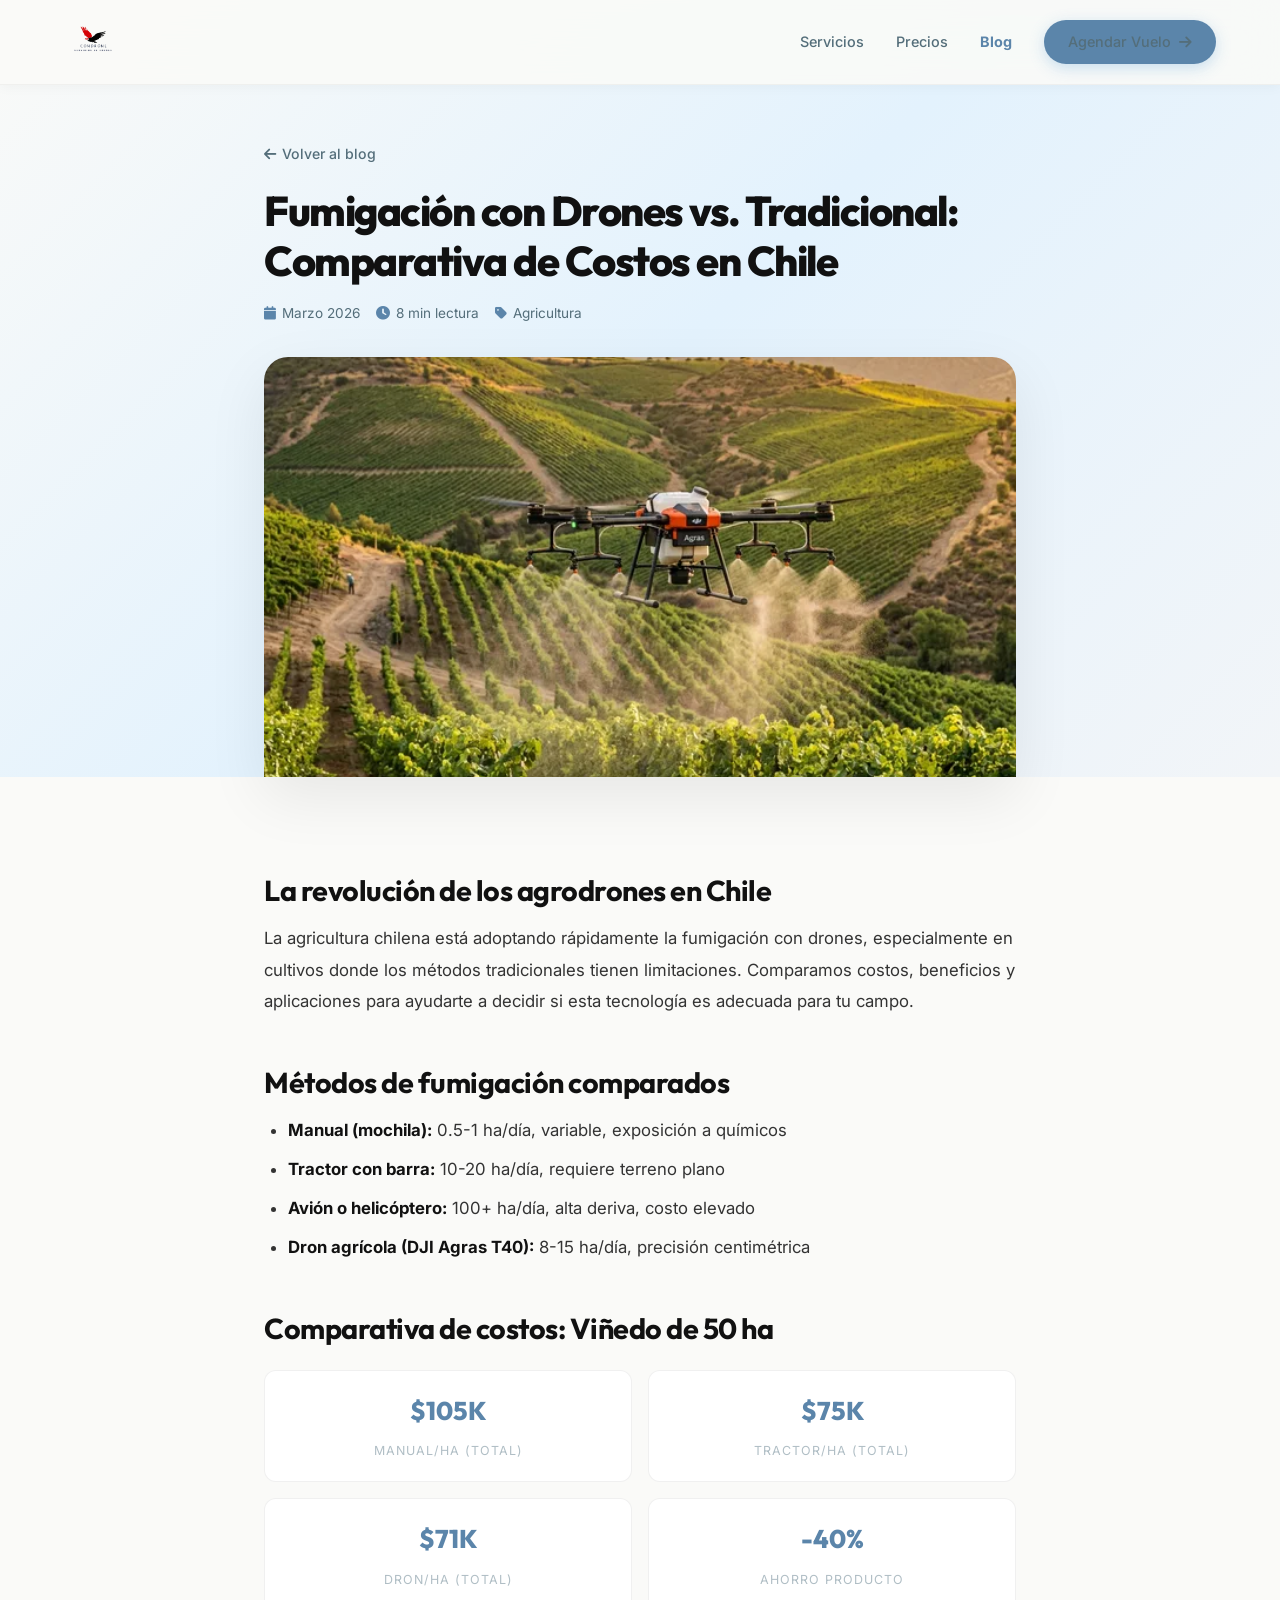
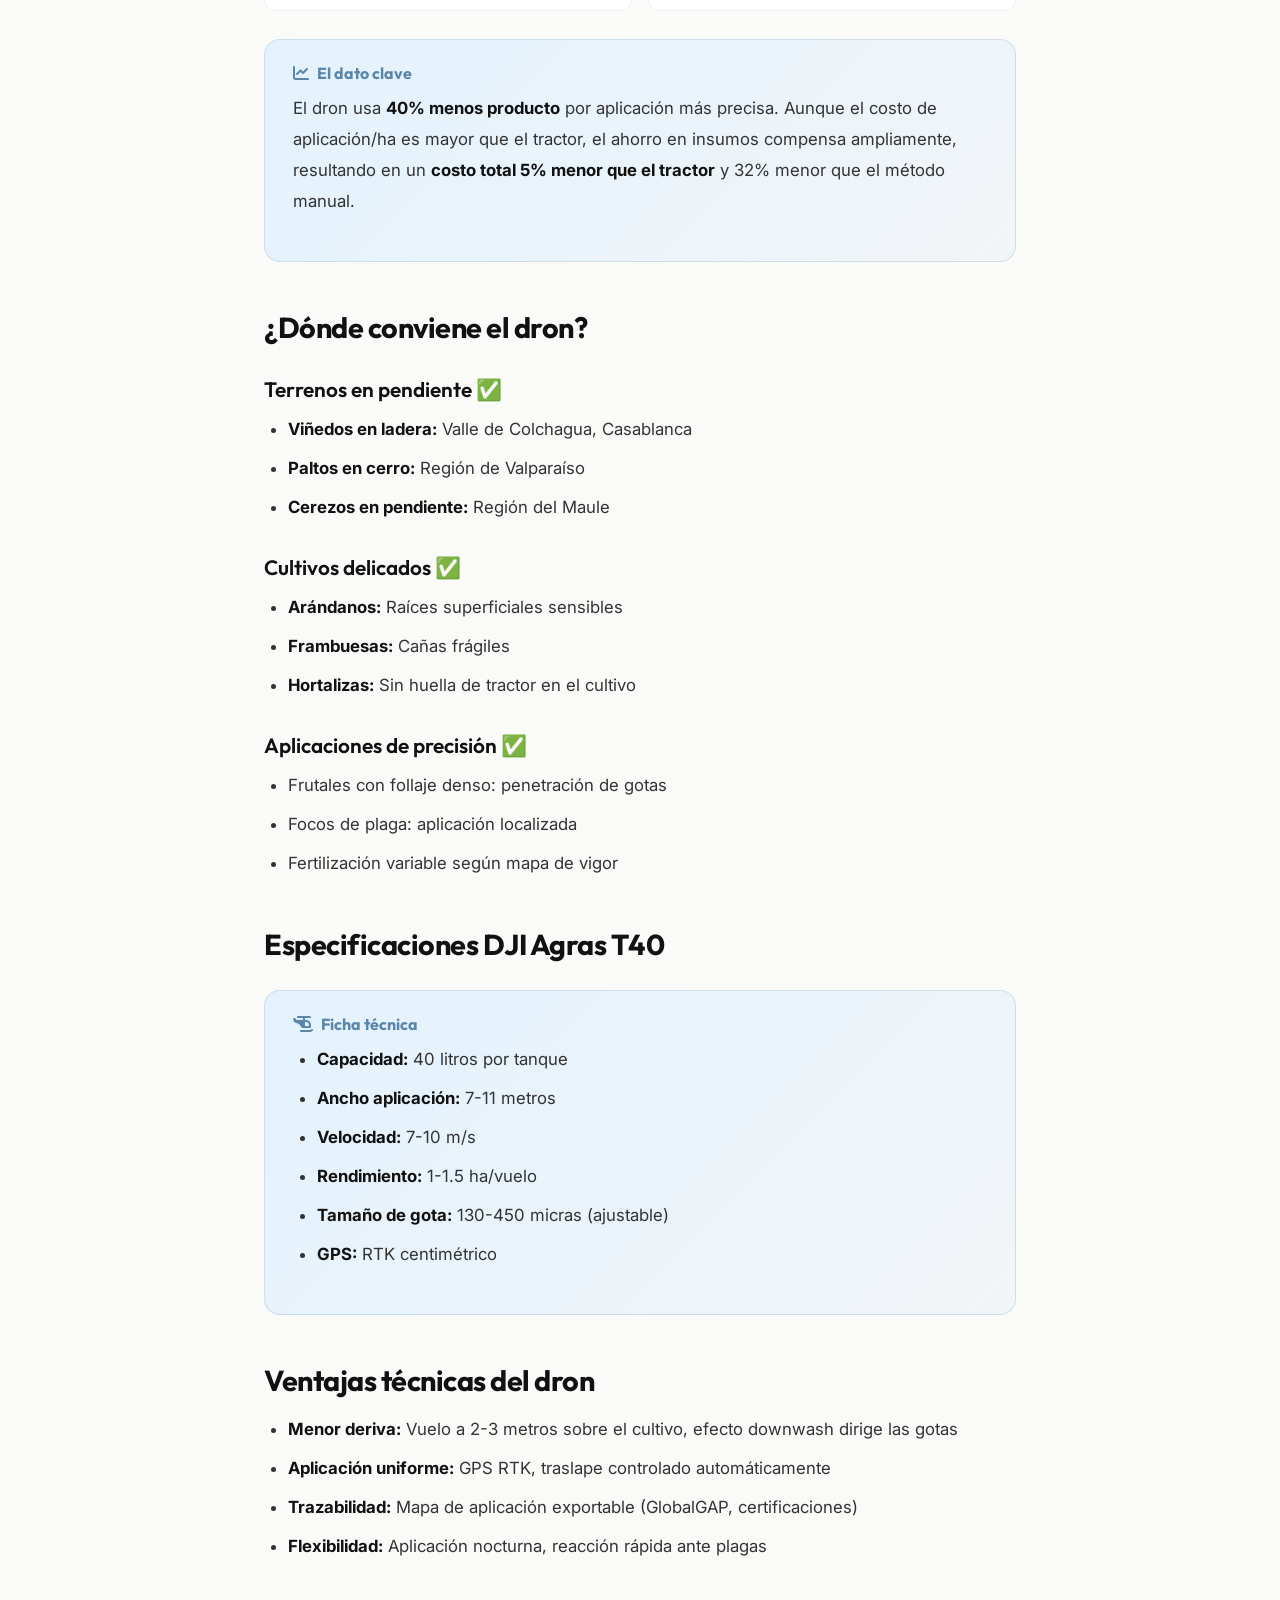
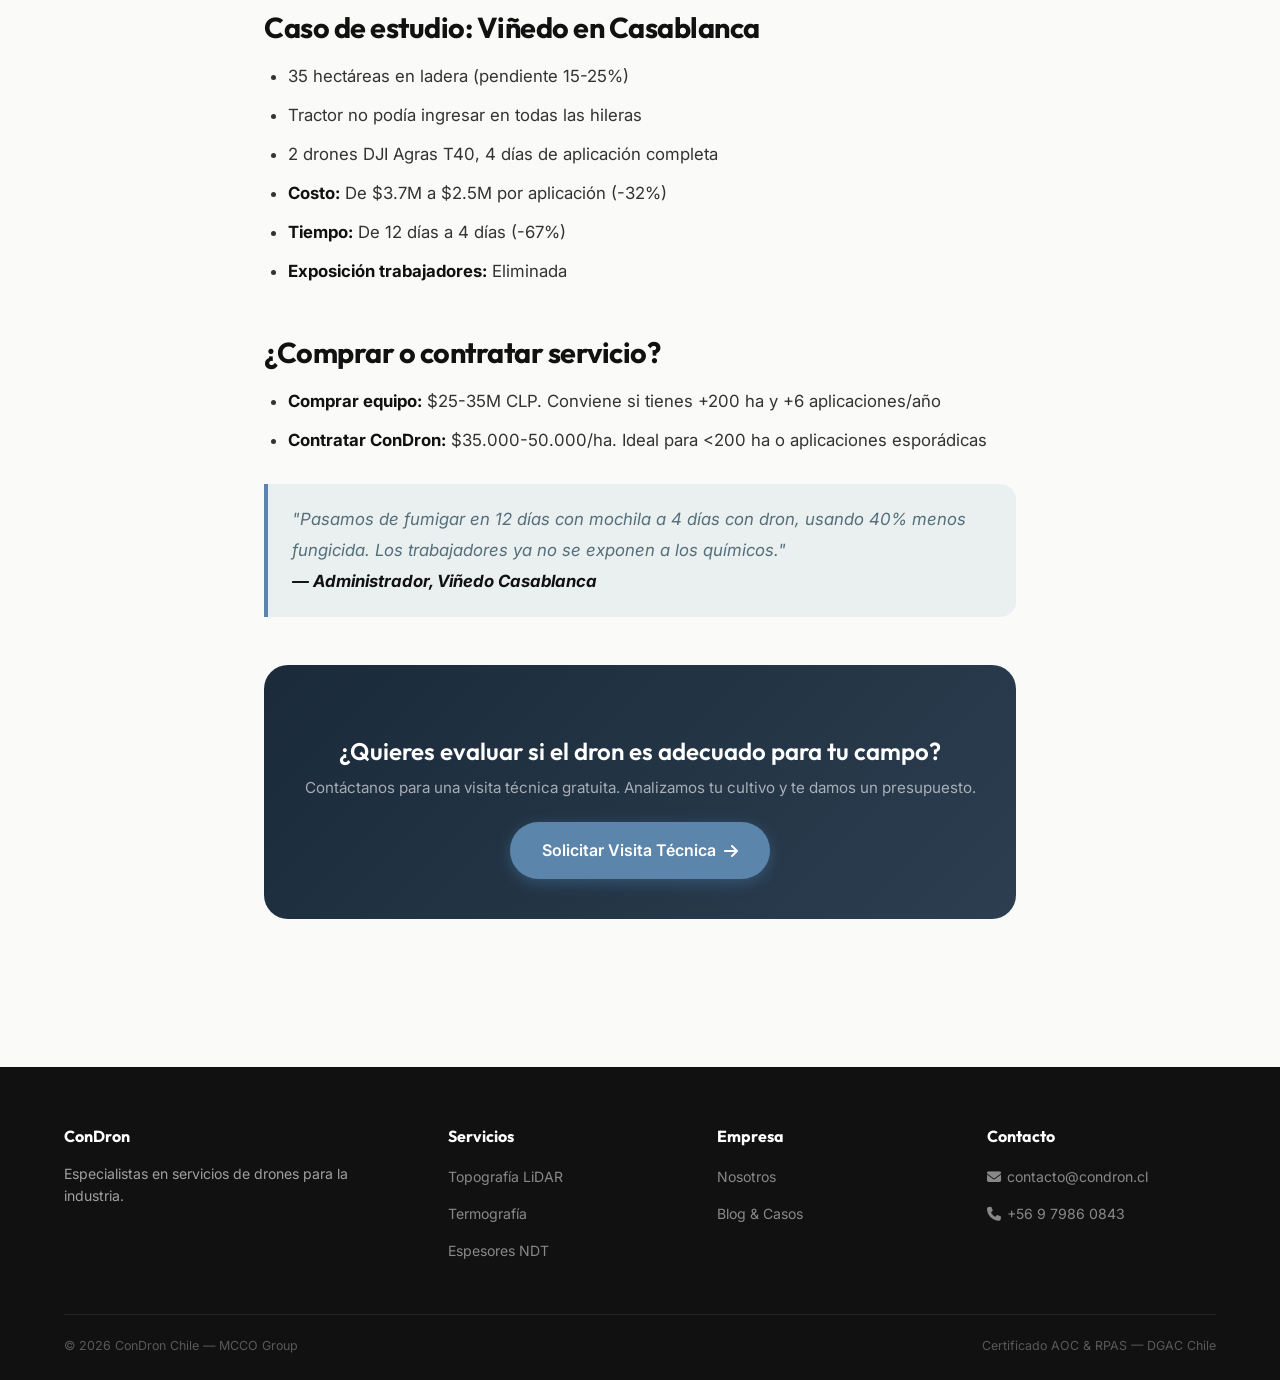
<file: blog/fumigacion-drones-vs-tradicional.html>
<!DOCTYPE html>
<html lang="es-CL">

<head>
    <meta charset="UTF-8">
    <meta name="viewport" content="width=device-width, initial-scale=1.0">
    <link rel="preconnect" href="https://fonts.googleapis.com" crossorigin>
    <link rel="preconnect" href="https://fonts.gstatic.com" crossorigin>

    <title>Fumigación con Drones Chile | Costos y Beneficios vs Tradicional</title>
    <meta name="description"
        content="Compara costos de fumigación con drones vs métodos tradicionales. Ahorra 40% en insumos. Ideal para viñedos, paltos y frutales en pendiente.">
    <meta name="robots" content="index, follow">
    <meta property="og:title" content="Fumigación con Drones vs Tradicional — ConDron">
    <meta property="og:description"
        content="Comparativa de costos: fumigación con agrodrones vs métodos tradicionales en Chile">
    <meta property="og:image" content="https://condron.cl/assets/images/blog-fumigacion-drones.webp">
    <link rel="icon" type="image/png" sizes="32x32" href="../logo.png">
    <link rel="canonical" href="https://condron.cl/blog/fumigacion-drones-vs-tradicional.html">

    <script type="application/ld+json">
    {
      "@context": "https://schema.org",
      "@type": "Article",
      "headline": "Fumigación con Drones vs. Tradicional: Comparativa de Costos en Chile",
      "image": "https://condron.cl/assets/images/blog-fumigacion-drones.webp",
      "author": {"@type": "Organization", "name": "ConDron Chile"},
      "publisher": {"@type": "Organization", "name": "ConDron Chile", "logo": {"@type": "ImageObject", "url": "https://condron.cl/logo.png"}},
      "datePublished": "2026-03-03",
      "description": "Comparativa de costos entre fumigación con drones y métodos tradicionales para agricultura en Chile."
    }
    </script>

    <link
        href="https://fonts.googleapis.com/css2?family=Inter:wght@300;400;500;600;700;800;900&family=Outfit:wght@300;400;500;600;700;800&display=swap"
        rel="stylesheet">
    <link rel="stylesheet" href="https://cdnjs.cloudflare.com/ajax/libs/font-awesome/6.5.1/css/all.min.css">
    <link rel="stylesheet" href="blog.css">
</head>

<body>

    <!-- NAVBAR -->
    <nav class="navbar">
        <div class="container">
            <a href="/" class="nav-brand"><img src="../logo.png" alt="ConDron" class="logo-img"></a>
            <ul class="nav-links">
                <li><a href="/#servicios">Servicios</a></li>
                <li><a href="/#precios">Precios</a></li>
                <li><a href="/blog/" class="active">Blog</a></li>
                <li><a href="/#contacto" class="btn-cta">Agendar Vuelo <i class="fa-solid fa-arrow-right"></i></a></li>
            </ul>
            <button class="menu-toggle" aria-label="Menú"><span></span><span></span><span></span></button>
        </div>
    </nav>

    <!-- ARTICLE HERO -->
    <section class="article-hero">
        <div class="container">
            <a href="/blog/" class="back-link"><i class="fa-solid fa-arrow-left"></i> Volver al blog</a>
            <h1>Fumigación con Drones vs. Tradicional: Comparativa de Costos en Chile</h1>
            <div class="article-meta">
                <span><i class="fa-solid fa-calendar"></i> Marzo 2026</span>
                <span><i class="fa-solid fa-clock"></i> 8 min lectura</span>
                <span><i class="fa-solid fa-tag"></i> Agricultura</span>
            </div>
        </div>
        <div class="container">
            <img src="../assets/images/blog-fumigacion-drones.webp"
                alt="Dron agrícola fumigando viñedo en ladera en Valle de Colchagua Chile" class="article-cover"
                loading="eager" decoding="async">
        </div>
    </section>

    <!-- ARTICLE CONTENT -->
    <article class="article-content">

        <h2>La revolución de los agrodrones en Chile</h2>
        <p>La agricultura chilena está adoptando rápidamente la fumigación con drones, especialmente en cultivos donde
            los métodos tradicionales tienen limitaciones. Comparamos costos, beneficios y aplicaciones para ayudarte a
            decidir si esta tecnología es adecuada para tu campo.</p>

        <h2>Métodos de fumigación comparados</h2>
        <ul>
            <li><strong>Manual (mochila):</strong> 0.5-1 ha/día, variable, exposición a químicos</li>
            <li><strong>Tractor con barra:</strong> 10-20 ha/día, requiere terreno plano</li>
            <li><strong>Avión o helicóptero:</strong> 100+ ha/día, alta deriva, costo elevado</li>
            <li><strong>Dron agrícola (DJI Agras T40):</strong> 8-15 ha/día, precisión centimétrica</li>
        </ul>

        <h2>Comparativa de costos: Viñedo de 50 ha</h2>

        <div class="specs-grid">
            <div class="spec-item">
                <span class="spec-value">$105K</span>
                <span class="spec-label">Manual/ha (total)</span>
            </div>
            <div class="spec-item">
                <span class="spec-value">$75K</span>
                <span class="spec-label">Tractor/ha (total)</span>
            </div>
            <div class="spec-item">
                <span class="spec-value">$71K</span>
                <span class="spec-label">Dron/ha (total)</span>
            </div>
            <div class="spec-item">
                <span class="spec-value">-40%</span>
                <span class="spec-label">Ahorro producto</span>
            </div>
        </div>

        <div class="highlight-box">
            <h4><i class="fa-solid fa-chart-line"></i> El dato clave</h4>
            <p>El dron usa <strong>40% menos producto</strong> por aplicación más precisa. Aunque el costo de
                aplicación/ha es mayor que el tractor, el ahorro en insumos compensa ampliamente, resultando en un
                <strong>costo total 5% menor que el tractor</strong> y 32% menor que el método manual.
            </p>
        </div>

        <h2>¿Dónde conviene el dron?</h2>

        <h3>Terrenos en pendiente ✅</h3>
        <ul>
            <li><strong>Viñedos en ladera:</strong> Valle de Colchagua, Casablanca</li>
            <li><strong>Paltos en cerro:</strong> Región de Valparaíso</li>
            <li><strong>Cerezos en pendiente:</strong> Región del Maule</li>
        </ul>

        <h3>Cultivos delicados ✅</h3>
        <ul>
            <li><strong>Arándanos:</strong> Raíces superficiales sensibles</li>
            <li><strong>Frambuesas:</strong> Cañas frágiles</li>
            <li><strong>Hortalizas:</strong> Sin huella de tractor en el cultivo</li>
        </ul>

        <h3>Aplicaciones de precisión ✅</h3>
        <ul>
            <li>Frutales con follaje denso: penetración de gotas</li>
            <li>Focos de plaga: aplicación localizada</li>
            <li>Fertilización variable según mapa de vigor</li>
        </ul>

        <h2>Especificaciones DJI Agras T40</h2>

        <div class="highlight-box">
            <h4><i class="fa-solid fa-helicopter"></i> Ficha técnica</h4>
            <ul>
                <li><strong>Capacidad:</strong> 40 litros por tanque</li>
                <li><strong>Ancho aplicación:</strong> 7-11 metros</li>
                <li><strong>Velocidad:</strong> 7-10 m/s</li>
                <li><strong>Rendimiento:</strong> 1-1.5 ha/vuelo</li>
                <li><strong>Tamaño de gota:</strong> 130-450 micras (ajustable)</li>
                <li><strong>GPS:</strong> RTK centimétrico</li>
            </ul>
        </div>

        <h2>Ventajas técnicas del dron</h2>
        <ul>
            <li><strong>Menor deriva:</strong> Vuelo a 2-3 metros sobre el cultivo, efecto downwash dirige las gotas
            </li>
            <li><strong>Aplicación uniforme:</strong> GPS RTK, traslape controlado automáticamente</li>
            <li><strong>Trazabilidad:</strong> Mapa de aplicación exportable (GlobalGAP, certificaciones)</li>
            <li><strong>Flexibilidad:</strong> Aplicación nocturna, reacción rápida ante plagas</li>
        </ul>

        <h2>Caso de estudio: Viñedo en Casablanca</h2>
        <ul>
            <li>35 hectáreas en ladera (pendiente 15-25%)</li>
            <li>Tractor no podía ingresar en todas las hileras</li>
            <li>2 drones DJI Agras T40, 4 días de aplicación completa</li>
            <li><strong>Costo:</strong> De $3.7M a $2.5M por aplicación (-32%)</li>
            <li><strong>Tiempo:</strong> De 12 días a 4 días (-67%)</li>
            <li><strong>Exposición trabajadores:</strong> Eliminada</li>
        </ul>

        <h2>¿Comprar o contratar servicio?</h2>
        <ul>
            <li><strong>Comprar equipo:</strong> $25-35M CLP. Conviene si tienes +200 ha y +6 aplicaciones/año</li>
            <li><strong>Contratar ConDron:</strong> $35.000-50.000/ha. Ideal para <200 ha o aplicaciones
                    esporádicas</li>
        </ul>

        <blockquote>
            "Pasamos de fumigar en 12 días con mochila a 4 días con dron, usando 40% menos fungicida. Los trabajadores
            ya no se exponen a los químicos."
            <br><strong>— Administrador, Viñedo Casablanca</strong>
        </blockquote>

        <!-- CTA -->
        <div class="article-cta">
            <h3>¿Quieres evaluar si el dron es adecuado para tu campo?</h3>
            <p>Contáctanos para una visita técnica gratuita. Analizamos tu cultivo y te damos un presupuesto.</p>
            <a href="/#contacto" class="btn-cta">Solicitar Visita Técnica <i class="fa-solid fa-arrow-right"></i></a>
        </div>

    </article>

    <!-- FOOTER -->
    <footer class="footer">
        <div class="container">
            <div class="footer-grid">
                <div class="footer-brand">
                    <h5>ConDron</h5>
                    <p>Especialistas en servicios de drones para la industria.</p>
                </div>
                <div>
                    <h5>Servicios</h5>
                    <ul class="footer-links">
                        <li><a href="/#servicios">Topografía LiDAR</a></li>
                        <li><a href="/#servicios">Termografía</a></li>
                        <li><a href="/#servicios">Espesores NDT</a></li>
                    </ul>
                </div>
                <div>
                    <h5>Empresa</h5>
                    <ul class="footer-links">
                        <li><a href="/#nosotros">Nosotros</a></li>
                        <li><a href="/blog/">Blog & Casos</a></li>
                    </ul>
                </div>
                <div>
                    <h5>Contacto</h5>
                    <ul class="footer-links">
                        <li><a href="mailto:contacto@condron.cl"><i class="fa-solid fa-envelope"
                                    style="width:16px;"></i> contacto@condron.cl</a></li>
                        <li><a href="tel:+56979860843"><i class="fa-solid fa-phone" style="width:16px;"></i> +56 9 7986
                                0843</a></li>
                    </ul>
                </div>
            </div>
            <div class="footer-bottom">
                <span>&copy; 2026 ConDron Chile — MCCO Group</span>
                <span>Certificado AOC & RPAS — DGAC Chile</span>
            </div>
        </div>
    </footer>

</body>

</html>
</file>
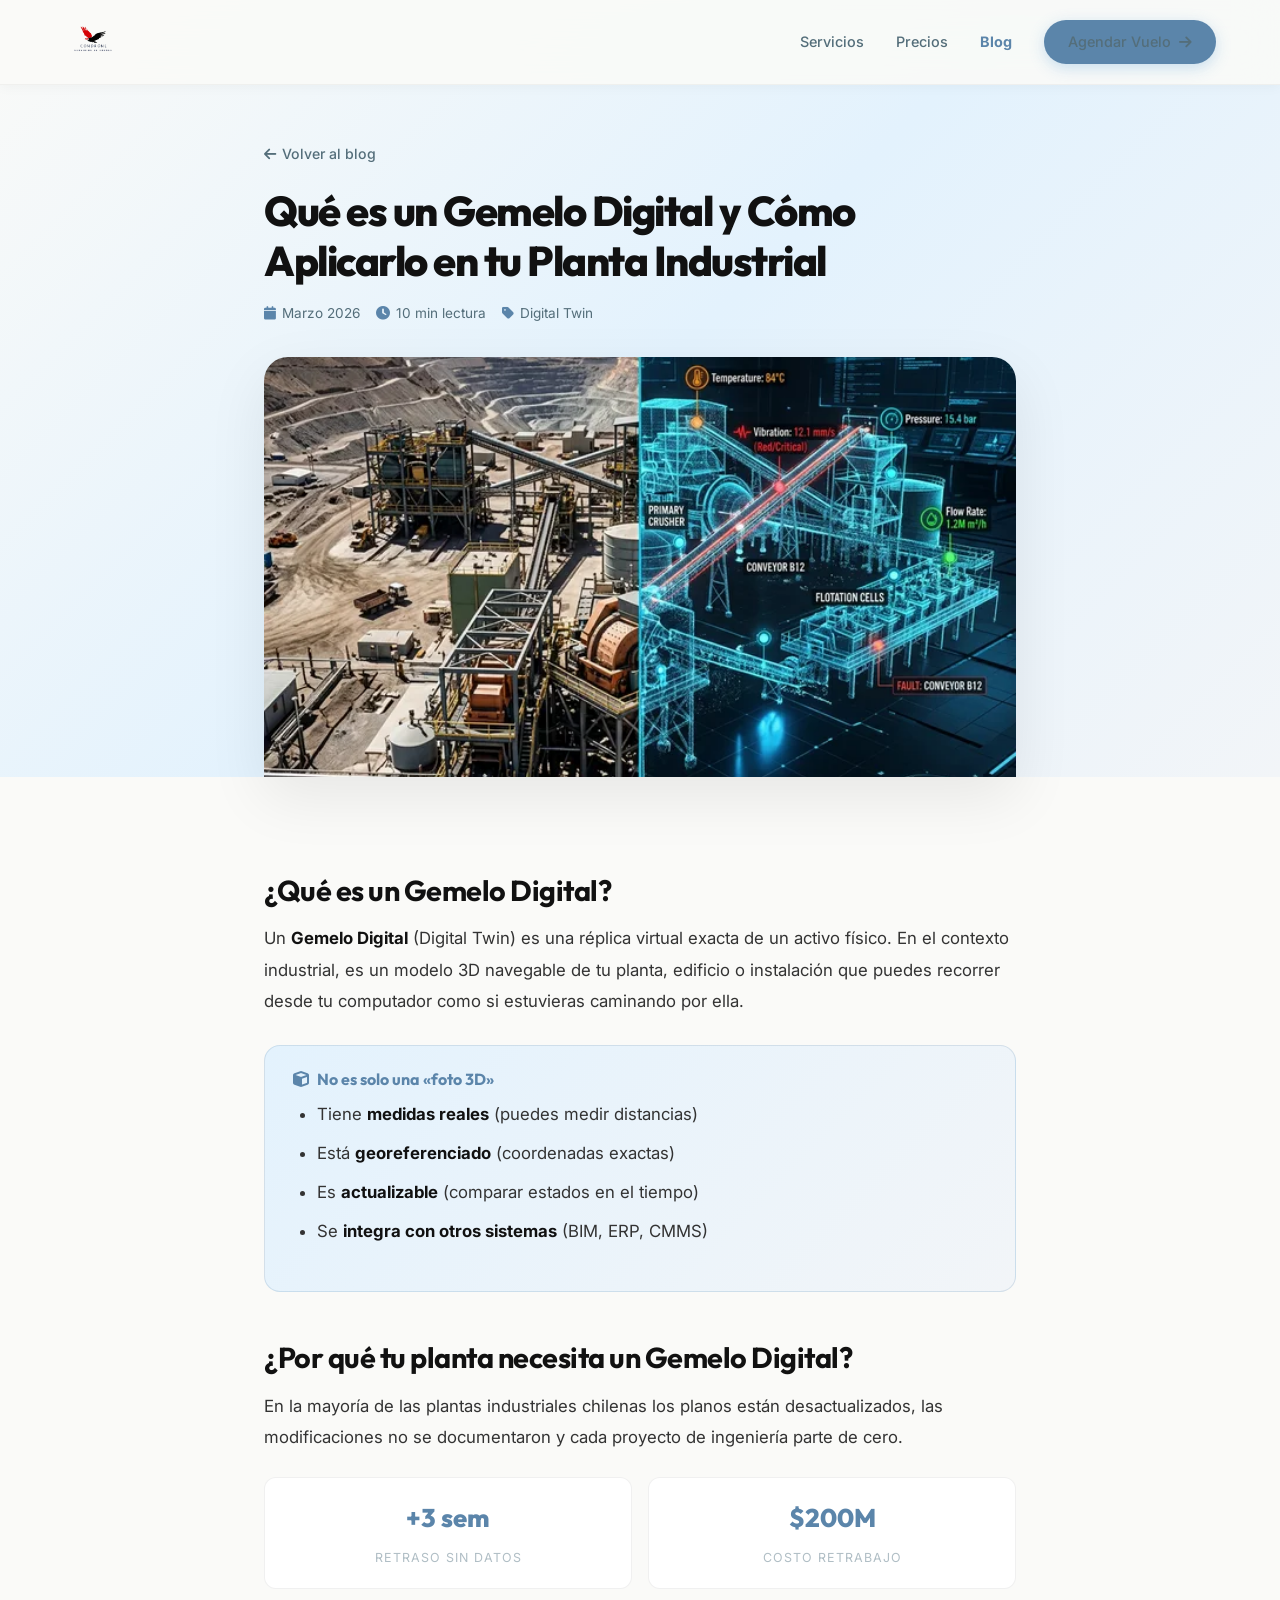
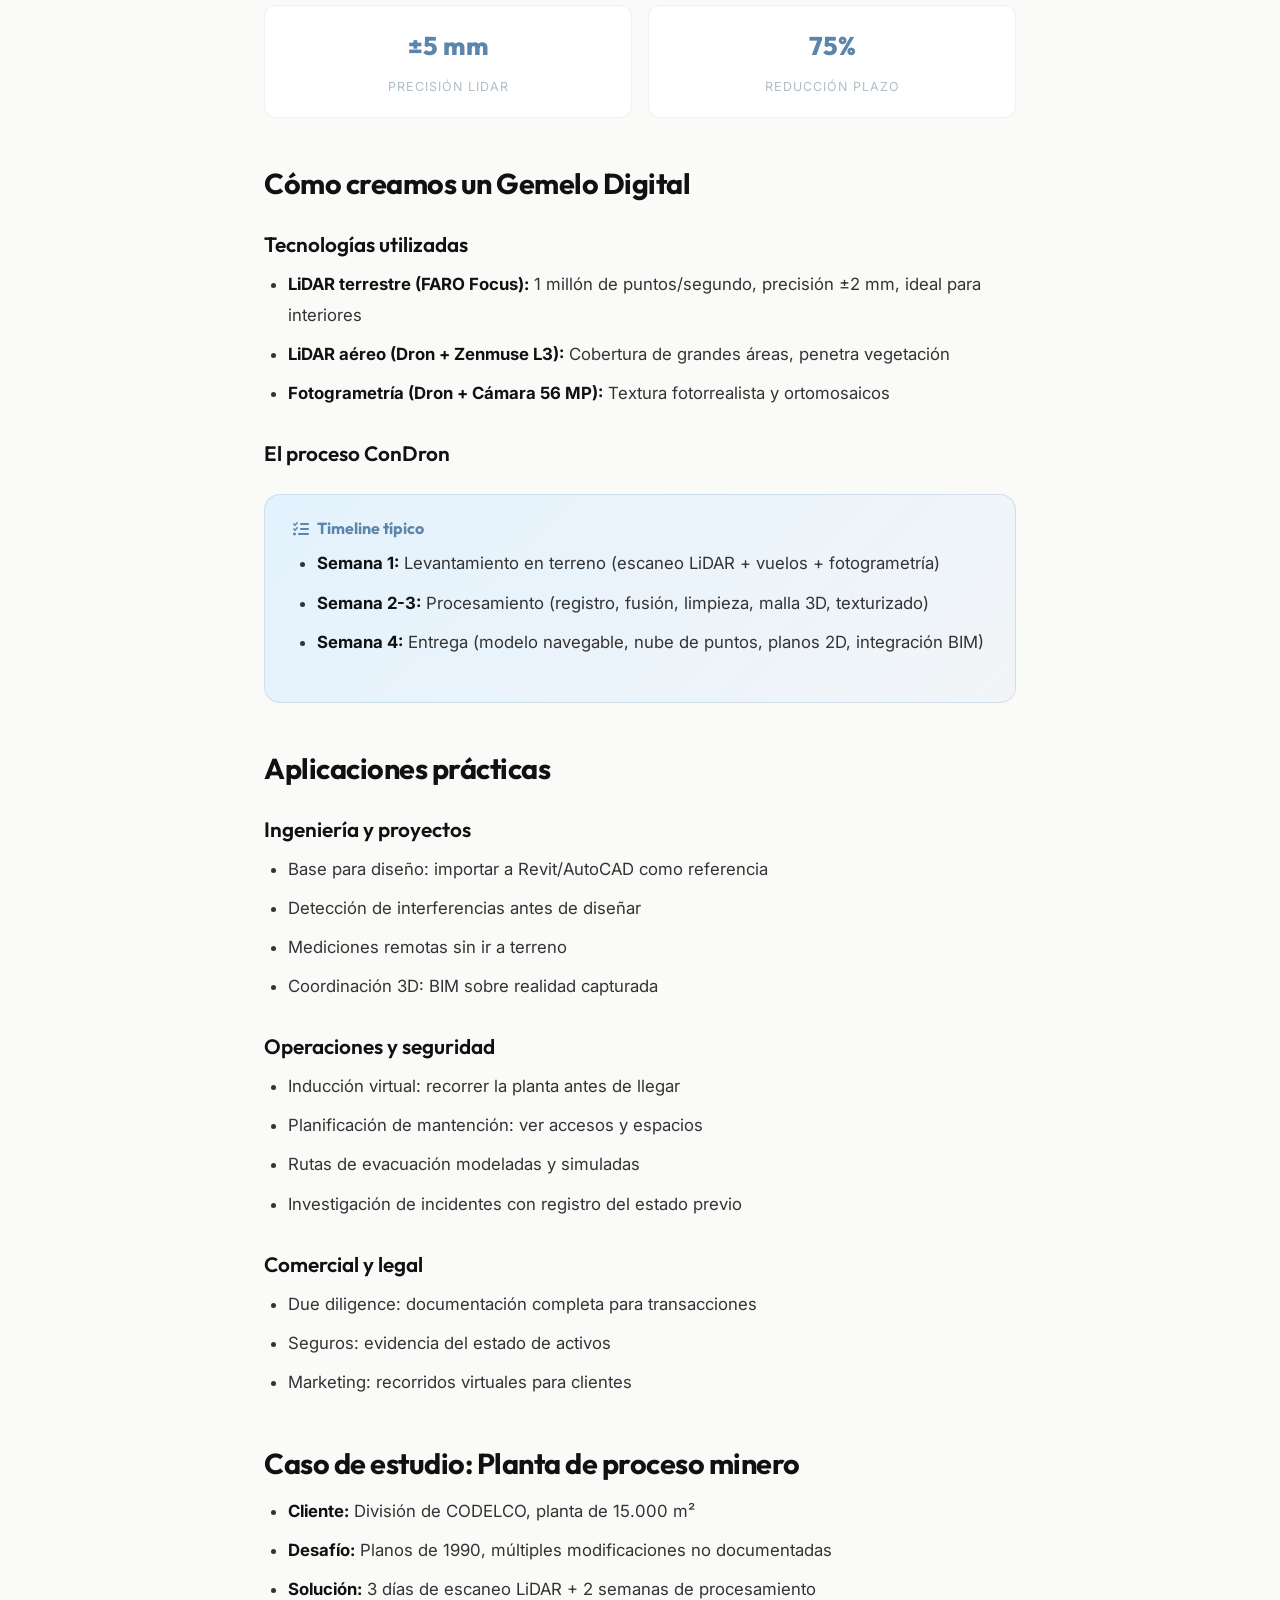
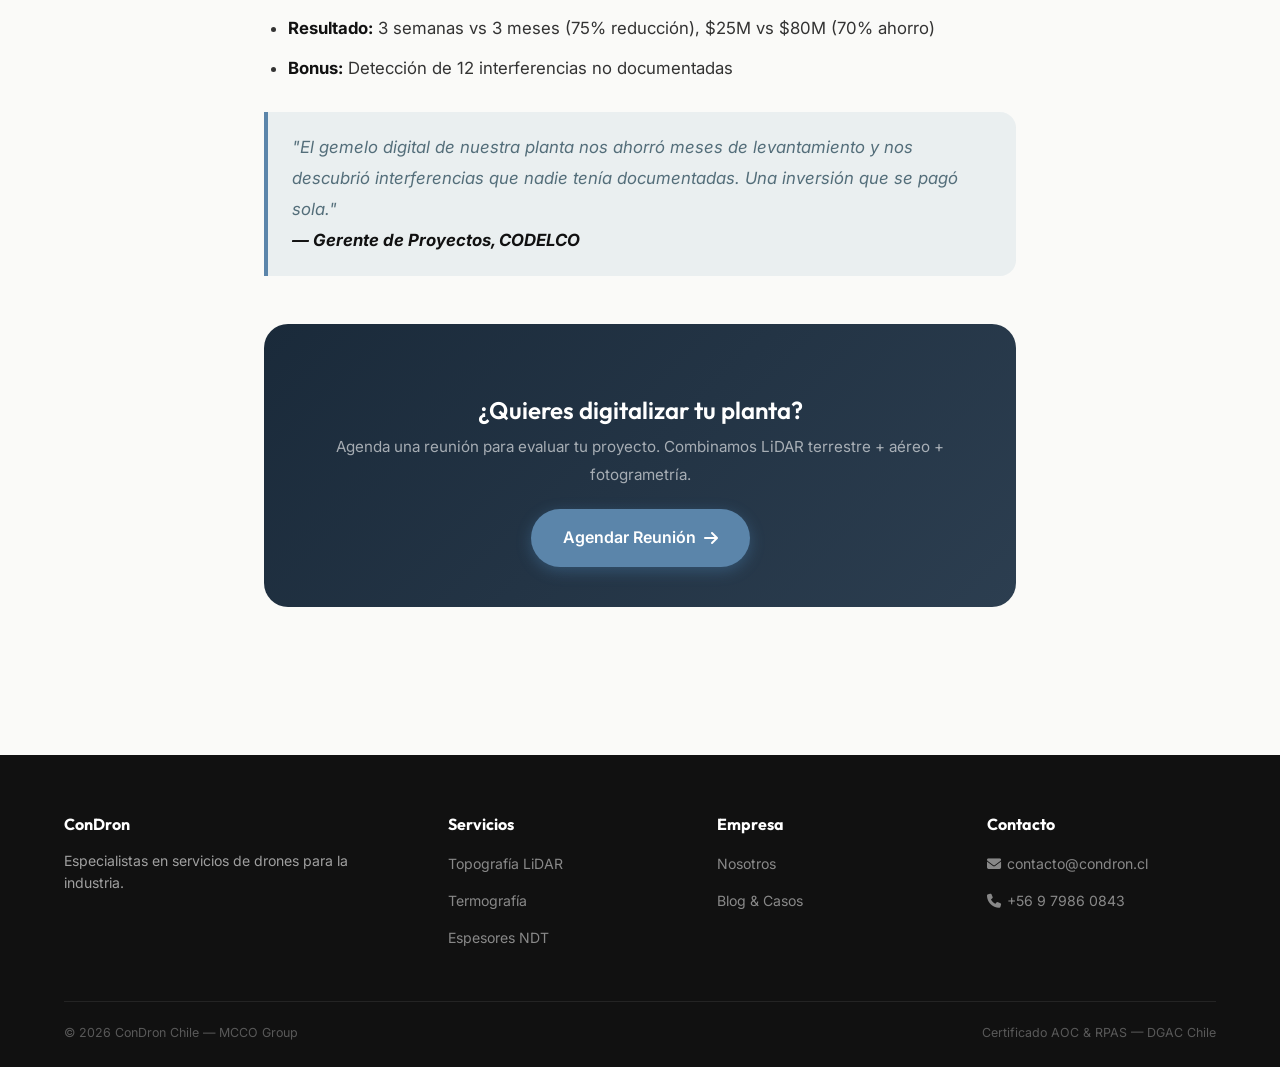
<file: blog/gemelos-digitales-industriales.html>
<!DOCTYPE html>
<html lang="es-CL">

<head>
    <meta charset="UTF-8">
    <meta name="viewport" content="width=device-width, initial-scale=1.0">
    <link rel="preconnect" href="https://fonts.googleapis.com" crossorigin>
    <link rel="preconnect" href="https://fonts.gstatic.com" crossorigin>

    <title>Gemelos Digitales Industriales | Modelo 3D de Plantas | ConDron Chile</title>
    <meta name="description"
        content="Descubre cómo un gemelo digital puede transformar tu operación. Modelos 3D navegables para minería, energía e industria. As-Built + BIM.">
    <meta name="robots" content="index, follow">
    <meta property="og:title" content="Gemelos Digitales Industriales — ConDron Chile">
    <meta property="og:description" content="Réplicas virtuales 3D de tu planta industrial con LiDAR aéreo y terrestre">
    <meta property="og:image" content="https://condron.cl/assets/images/blog-gemelos-digitales.webp">
    <link rel="icon" type="image/png" sizes="32x32" href="../logo.png">
    <link rel="canonical" href="https://condron.cl/blog/gemelos-digitales-industriales.html">

    <script type="application/ld+json">
    {
      "@context": "https://schema.org",
      "@type": "Article",
      "headline": "Qué es un Gemelo Digital y Cómo Aplicarlo en tu Planta Industrial",
      "image": "https://condron.cl/assets/images/blog-gemelos-digitales.webp",
      "author": {"@type": "Organization", "name": "ConDron Chile"},
      "publisher": {"@type": "Organization", "name": "ConDron Chile", "logo": {"@type": "ImageObject", "url": "https://condron.cl/logo.png"}},
      "datePublished": "2026-03-03",
      "description": "Guía sobre gemelos digitales industriales: modelos 3D navegables para minería, energía e industria."
    }
    </script>

    <link
        href="https://fonts.googleapis.com/css2?family=Inter:wght@300;400;500;600;700;800;900&family=Outfit:wght@300;400;500;600;700;800&display=swap"
        rel="stylesheet">
    <link rel="stylesheet" href="https://cdnjs.cloudflare.com/ajax/libs/font-awesome/6.5.1/css/all.min.css">
    <link rel="stylesheet" href="blog.css">
</head>

<body>

    <!-- NAVBAR -->
    <nav class="navbar">
        <div class="container">
            <a href="/" class="nav-brand"><img src="../logo.png" alt="ConDron" class="logo-img"></a>
            <ul class="nav-links">
                <li><a href="/#servicios">Servicios</a></li>
                <li><a href="/#precios">Precios</a></li>
                <li><a href="/blog/" class="active">Blog</a></li>
                <li><a href="/#contacto" class="btn-cta">Agendar Vuelo <i class="fa-solid fa-arrow-right"></i></a></li>
            </ul>
            <button class="menu-toggle" aria-label="Menú"><span></span><span></span><span></span></button>
        </div>
    </nav>

    <!-- ARTICLE HERO -->
    <section class="article-hero">
        <div class="container">
            <a href="/blog/" class="back-link"><i class="fa-solid fa-arrow-left"></i> Volver al blog</a>
            <h1>Qué es un Gemelo Digital y Cómo Aplicarlo en tu Planta Industrial</h1>
            <div class="article-meta">
                <span><i class="fa-solid fa-calendar"></i> Marzo 2026</span>
                <span><i class="fa-solid fa-clock"></i> 10 min lectura</span>
                <span><i class="fa-solid fa-tag"></i> Digital Twin</span>
            </div>
        </div>
        <div class="container">
            <img src="../assets/images/blog-gemelos-digitales.webp"
                alt="Modelo 3D de gemelo digital de planta industrial minera" class="article-cover" loading="eager"
                decoding="async">
        </div>
    </section>

    <!-- ARTICLE CONTENT -->
    <article class="article-content">

        <h2>¿Qué es un Gemelo Digital?</h2>
        <p>Un <strong>Gemelo Digital</strong> (Digital Twin) es una réplica virtual exacta de un activo físico. En el
            contexto industrial, es un modelo 3D navegable de tu planta, edificio o instalación que puedes recorrer
            desde tu computador como si estuvieras caminando por ella.</p>

        <div class="highlight-box">
            <h4><i class="fa-solid fa-cube"></i> No es solo una «foto 3D»</h4>
            <ul>
                <li>Tiene <strong>medidas reales</strong> (puedes medir distancias)</li>
                <li>Está <strong>georeferenciado</strong> (coordenadas exactas)</li>
                <li>Es <strong>actualizable</strong> (comparar estados en el tiempo)</li>
                <li>Se <strong>integra con otros sistemas</strong> (BIM, ERP, CMMS)</li>
            </ul>
        </div>

        <h2>¿Por qué tu planta necesita un Gemelo Digital?</h2>
        <p>En la mayoría de las plantas industriales chilenas los planos están desactualizados, las modificaciones no se
            documentaron y cada proyecto de ingeniería parte de cero.</p>

        <div class="specs-grid">
            <div class="spec-item">
                <span class="spec-value">+3 sem</span>
                <span class="spec-label">Retraso sin datos</span>
            </div>
            <div class="spec-item">
                <span class="spec-value">$200M</span>
                <span class="spec-label">Costo retrabajo</span>
            </div>
            <div class="spec-item">
                <span class="spec-value">±5 mm</span>
                <span class="spec-label">Precisión LiDAR</span>
            </div>
            <div class="spec-item">
                <span class="spec-value">75%</span>
                <span class="spec-label">Reducción plazo</span>
            </div>
        </div>

        <h2>Cómo creamos un Gemelo Digital</h2>

        <h3>Tecnologías utilizadas</h3>
        <ul>
            <li><strong>LiDAR terrestre (FARO Focus):</strong> 1 millón de puntos/segundo, precisión ±2 mm, ideal para
                interiores</li>
            <li><strong>LiDAR aéreo (Dron + Zenmuse L3):</strong> Cobertura de grandes áreas, penetra vegetación</li>
            <li><strong>Fotogrametría (Dron + Cámara 56 MP):</strong> Textura fotorrealista y ortomosaicos</li>
        </ul>

        <h3>El proceso ConDron</h3>

        <div class="highlight-box">
            <h4><i class="fa-solid fa-list-check"></i> Timeline típico</h4>
            <ul>
                <li><strong>Semana 1:</strong> Levantamiento en terreno (escaneo LiDAR + vuelos + fotogrametría)</li>
                <li><strong>Semana 2-3:</strong> Procesamiento (registro, fusión, limpieza, malla 3D, texturizado)</li>
                <li><strong>Semana 4:</strong> Entrega (modelo navegable, nube de puntos, planos 2D, integración BIM)
                </li>
            </ul>
        </div>

        <h2>Aplicaciones prácticas</h2>

        <h3>Ingeniería y proyectos</h3>
        <ul>
            <li>Base para diseño: importar a Revit/AutoCAD como referencia</li>
            <li>Detección de interferencias antes de diseñar</li>
            <li>Mediciones remotas sin ir a terreno</li>
            <li>Coordinación 3D: BIM sobre realidad capturada</li>
        </ul>

        <h3>Operaciones y seguridad</h3>
        <ul>
            <li>Inducción virtual: recorrer la planta antes de llegar</li>
            <li>Planificación de mantención: ver accesos y espacios</li>
            <li>Rutas de evacuación modeladas y simuladas</li>
            <li>Investigación de incidentes con registro del estado previo</li>
        </ul>

        <h3>Comercial y legal</h3>
        <ul>
            <li>Due diligence: documentación completa para transacciones</li>
            <li>Seguros: evidencia del estado de activos</li>
            <li>Marketing: recorridos virtuales para clientes</li>
        </ul>

        <h2>Caso de estudio: Planta de proceso minero</h2>
        <ul>
            <li><strong>Cliente:</strong> División de CODELCO, planta de 15.000 m²</li>
            <li><strong>Desafío:</strong> Planos de 1990, múltiples modificaciones no documentadas</li>
            <li><strong>Solución:</strong> 3 días de escaneo LiDAR + 2 semanas de procesamiento</li>
            <li><strong>Resultado:</strong> 3 semanas vs 3 meses (75% reducción), $25M vs $80M (70% ahorro)</li>
            <li><strong>Bonus:</strong> Detección de 12 interferencias no documentadas</li>
        </ul>

        <blockquote>
            "El gemelo digital de nuestra planta nos ahorró meses de levantamiento y nos descubrió interferencias que
            nadie tenía documentadas. Una inversión que se pagó sola."
            <br><strong>— Gerente de Proyectos, CODELCO</strong>
        </blockquote>

        <!-- CTA -->
        <div class="article-cta">
            <h3>¿Quieres digitalizar tu planta?</h3>
            <p>Agenda una reunión para evaluar tu proyecto. Combinamos LiDAR terrestre + aéreo + fotogrametría.</p>
            <a href="/#contacto" class="btn-cta">Agendar Reunión <i class="fa-solid fa-arrow-right"></i></a>
        </div>

    </article>

    <!-- FOOTER -->
    <footer class="footer">
        <div class="container">
            <div class="footer-grid">
                <div class="footer-brand">
                    <h5>ConDron</h5>
                    <p>Especialistas en servicios de drones para la industria.</p>
                </div>
                <div>
                    <h5>Servicios</h5>
                    <ul class="footer-links">
                        <li><a href="/#servicios">Topografía LiDAR</a></li>
                        <li><a href="/#servicios">Termografía</a></li>
                        <li><a href="/#servicios">Espesores NDT</a></li>
                    </ul>
                </div>
                <div>
                    <h5>Empresa</h5>
                    <ul class="footer-links">
                        <li><a href="/#nosotros">Nosotros</a></li>
                        <li><a href="/blog/">Blog & Casos</a></li>
                    </ul>
                </div>
                <div>
                    <h5>Contacto</h5>
                    <ul class="footer-links">
                        <li><a href="mailto:contacto@condron.cl"><i class="fa-solid fa-envelope"
                                    style="width:16px;"></i> contacto@condron.cl</a></li>
                        <li><a href="tel:+56979860843"><i class="fa-solid fa-phone" style="width:16px;"></i> +56 9 7986
                                0843</a></li>
                    </ul>
                </div>
            </div>
            <div class="footer-bottom">
                <span>&copy; 2026 ConDron Chile — MCCO Group</span>
                <span>Certificado AOC & RPAS — DGAC Chile</span>
            </div>
        </div>
    </footer>

</body>

</html>
</file>
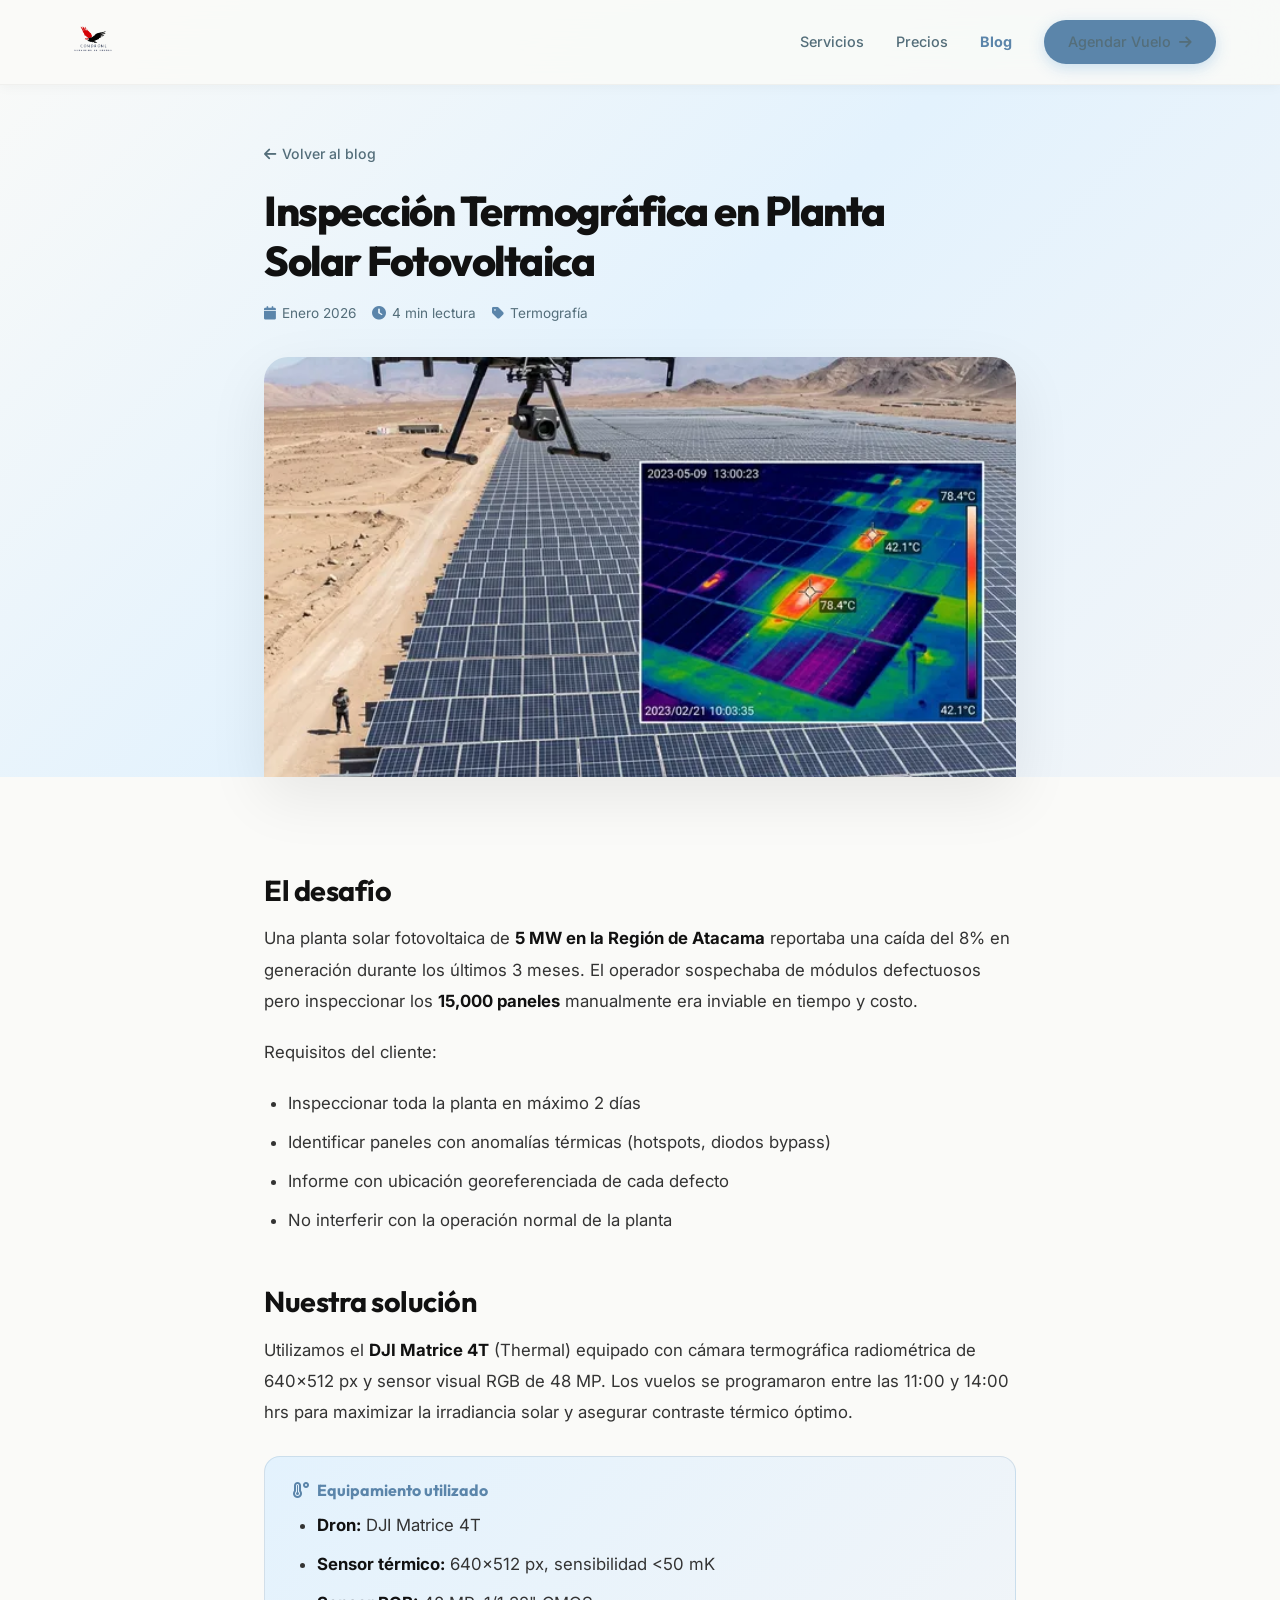
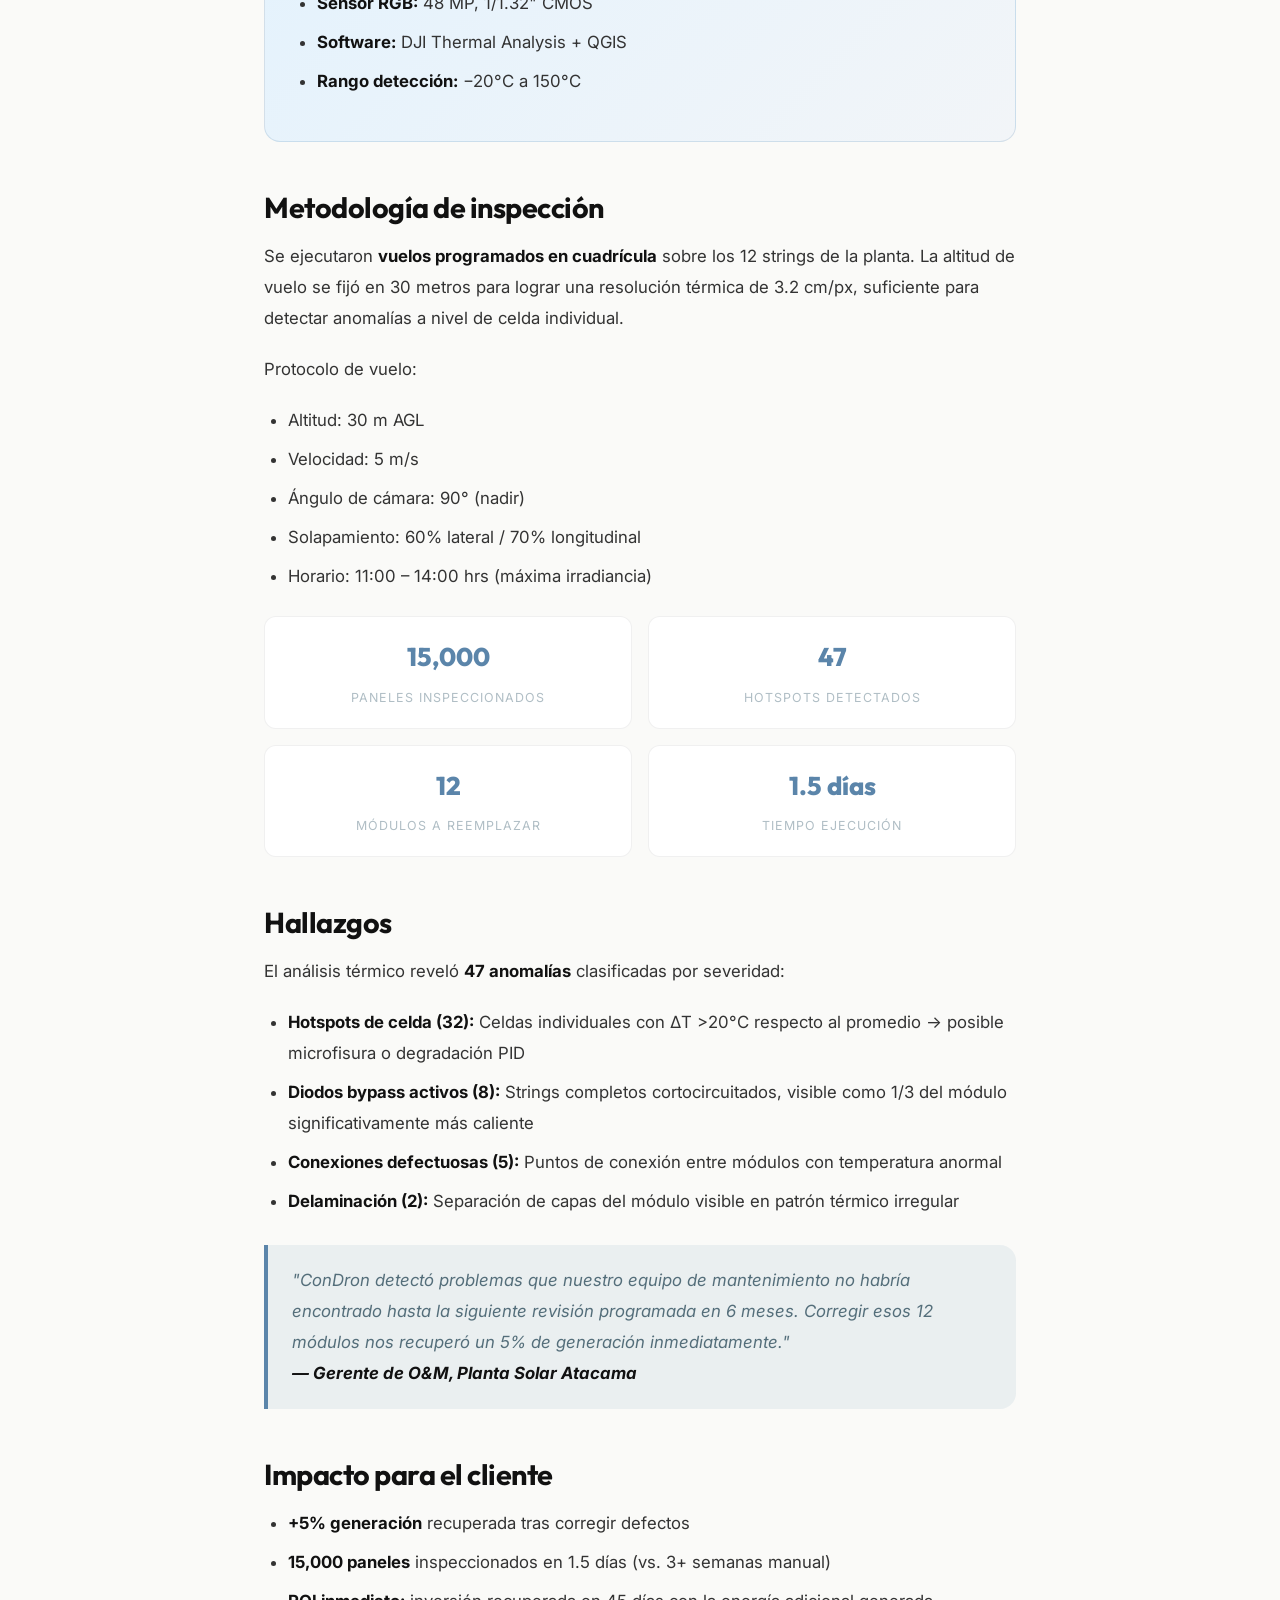
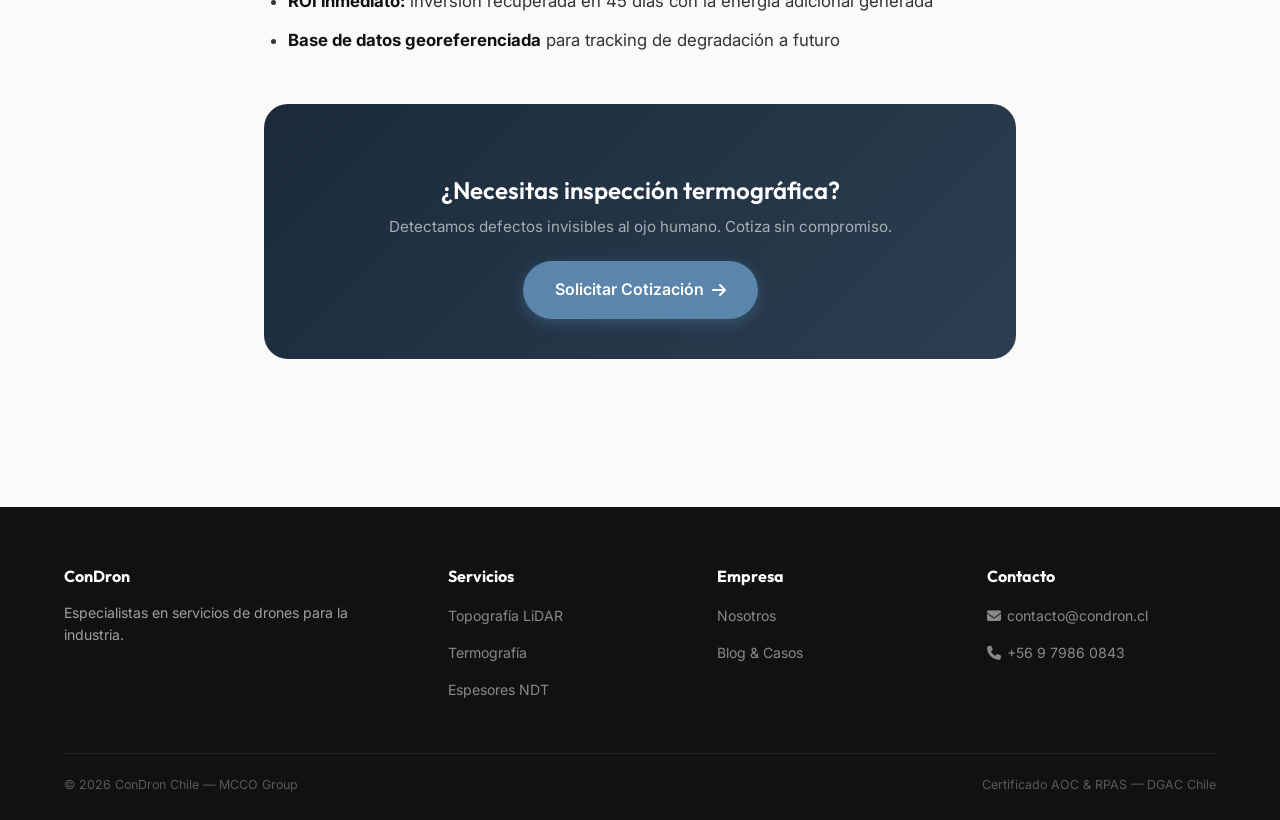
<file: blog/inspeccion-termografica-solar.html>
<!DOCTYPE html>
<html lang="es-CL">

<head>
    <meta charset="UTF-8">
    <meta name="viewport" content="width=device-width, initial-scale=1.0">
    <link rel="preconnect" href="https://fonts.googleapis.com" crossorigin>
    <link rel="preconnect" href="https://fonts.gstatic.com" crossorigin>

    <title>Inspección Termográfica en Planta Solar | ConDron</title>
    <meta name="description"
        content="Caso de estudio: detección de 47 hotspots en planta solar de 5 MW usando dron Matrice 4T con cámara termográfica radiométrica.">
    <meta name="robots" content="index, follow">
    <meta property="og:title" content="Inspección Termográfica Solar — ConDron">
    <meta property="og:description" content="Detección de hotspots en planta solar de 5 MW con drones">
    <meta property="og:image" content="https://condron.cl/assets/images/termografia-inspeccion.webp">
    <link rel="icon" type="image/png" sizes="32x32" href="../logo.png">
    <link rel="canonical" href="https://condron.cl/blog/inspeccion-termografica-solar.html">

    <link
        href="https://fonts.googleapis.com/css2?family=Inter:wght@300;400;500;600;700;800;900&family=Outfit:wght@300;400;500;600;700;800&display=swap"
        rel="stylesheet">
    <link rel="stylesheet" href="https://cdnjs.cloudflare.com/ajax/libs/font-awesome/6.5.1/css/all.min.css">
    <link rel="stylesheet" href="blog.css">
</head>

<body>

    <!-- NAVBAR -->
    <nav class="navbar">
        <div class="container">
            <a href="/" class="nav-brand"><img src="../logo.png" alt="ConDron" class="logo-img"></a>
            <ul class="nav-links">
                <li><a href="/#servicios">Servicios</a></li>
                <li><a href="/#precios">Precios</a></li>
                <li><a href="/blog/" class="active">Blog</a></li>
                <li><a href="/#contacto" class="btn-cta">Agendar Vuelo <i class="fa-solid fa-arrow-right"></i></a></li>
            </ul>
            <button class="menu-toggle" aria-label="Menú"><span></span><span></span><span></span></button>
        </div>
    </nav>

    <!-- ARTICLE HERO -->
    <section class="article-hero">
        <div class="container">
            <a href="/blog/" class="back-link"><i class="fa-solid fa-arrow-left"></i> Volver al blog</a>
            <h1>Inspección Termográfica en Planta Solar Fotovoltaica</h1>
            <div class="article-meta">
                <span><i class="fa-solid fa-calendar"></i> Enero 2026</span>
                <span><i class="fa-solid fa-clock"></i> 4 min lectura</span>
                <span><i class="fa-solid fa-tag"></i> Termografía</span>
            </div>
        </div>
        <div class="container">
            <img src="../assets/images/termografia-inspeccion.webp"
                alt="Inspección termográfica de paneles solares con dron profesional" class="article-cover"
                loading="eager" decoding="async">
        </div>
    </section>

    <!-- ARTICLE CONTENT -->
    <article class="article-content">

        <h2>El desafío</h2>
        <p>Una planta solar fotovoltaica de <strong>5 MW en la Región de Atacama</strong> reportaba una caída del 8% en
            generación durante los últimos 3 meses. El operador sospechaba de módulos defectuosos pero inspeccionar los
            <strong>15,000 paneles</strong> manualmente era inviable en tiempo y costo.</p>

        <p>Requisitos del cliente:</p>
        <ul>
            <li>Inspeccionar toda la planta en máximo 2 días</li>
            <li>Identificar paneles con anomalías térmicas (hotspots, diodos bypass)</li>
            <li>Informe con ubicación georeferenciada de cada defecto</li>
            <li>No interferir con la operación normal de la planta</li>
        </ul>

        <h2>Nuestra solución</h2>
        <p>Utilizamos el <strong>DJI Matrice 4T</strong> (Thermal) equipado con cámara termográfica radiométrica de
            640×512 px y sensor visual RGB de 48 MP. Los vuelos se programaron entre las 11:00 y 14:00 hrs para
            maximizar la irradiancia solar y asegurar contraste térmico óptimo.</p>

        <div class="highlight-box">
            <h4><i class="fa-solid fa-temperature-high"></i> Equipamiento utilizado</h4>
            <ul>
                <li><strong>Dron:</strong> DJI Matrice 4T</li>
                <li><strong>Sensor térmico:</strong> 640×512 px, sensibilidad &lt;50 mK</li>
                <li><strong>Sensor RGB:</strong> 48 MP, 1/1.32" CMOS</li>
                <li><strong>Software:</strong> DJI Thermal Analysis + QGIS</li>
                <li><strong>Rango detección:</strong> −20°C a 150°C</li>
            </ul>
        </div>

        <h2>Metodología de inspección</h2>
        <p>Se ejecutaron <strong>vuelos programados en cuadrícula</strong> sobre los 12 strings de la planta. La altitud
            de vuelo se fijó en 30 metros para lograr una resolución térmica de 3.2 cm/px, suficiente para detectar
            anomalías a nivel de celda individual.</p>

        <p>Protocolo de vuelo:</p>
        <ul>
            <li>Altitud: 30 m AGL</li>
            <li>Velocidad: 5 m/s</li>
            <li>Ángulo de cámara: 90° (nadir)</li>
            <li>Solapamiento: 60% lateral / 70% longitudinal</li>
            <li>Horario: 11:00 – 14:00 hrs (máxima irradiancia)</li>
        </ul>

        <div class="specs-grid">
            <div class="spec-item">
                <span class="spec-value">15,000</span>
                <span class="spec-label">Paneles inspeccionados</span>
            </div>
            <div class="spec-item">
                <span class="spec-value">47</span>
                <span class="spec-label">Hotspots detectados</span>
            </div>
            <div class="spec-item">
                <span class="spec-value">12</span>
                <span class="spec-label">Módulos a reemplazar</span>
            </div>
            <div class="spec-item">
                <span class="spec-value">1.5 días</span>
                <span class="spec-label">Tiempo ejecución</span>
            </div>
        </div>

        <h2>Hallazgos</h2>
        <p>El análisis térmico reveló <strong>47 anomalías</strong> clasificadas por severidad:</p>

        <ul>
            <li><strong>Hotspots de celda (32):</strong> Celdas individuales con ΔT &gt;20°C respecto al promedio →
                posible microfisura o degradación PID</li>
            <li><strong>Diodos bypass activos (8):</strong> Strings completos cortocircuitados, visible como 1/3 del
                módulo significativamente más caliente</li>
            <li><strong>Conexiones defectuosas (5):</strong> Puntos de conexión entre módulos con temperatura anormal
            </li>
            <li><strong>Delaminación (2):</strong> Separación de capas del módulo visible en patrón térmico irregular
            </li>
        </ul>

        <blockquote>
            "ConDron detectó problemas que nuestro equipo de mantenimiento no habría encontrado hasta la siguiente
            revisión programada en 6 meses. Corregir esos 12 módulos nos recuperó un 5% de generación inmediatamente."
            <br><strong>— Gerente de O&M, Planta Solar Atacama</strong>
        </blockquote>

        <h2>Impacto para el cliente</h2>
        <ul>
            <li><strong>+5% generación</strong> recuperada tras corregir defectos</li>
            <li><strong>15,000 paneles</strong> inspeccionados en 1.5 días (vs. 3+ semanas manual)</li>
            <li><strong>ROI inmediato:</strong> inversión recuperada en 45 días con la energía adicional generada</li>
            <li><strong>Base de datos georeferenciada</strong> para tracking de degradación a futuro</li>
        </ul>

        <!-- CTA -->
        <div class="article-cta">
            <h3>¿Necesitas inspección termográfica?</h3>
            <p>Detectamos defectos invisibles al ojo humano. Cotiza sin compromiso.</p>
            <a href="/#contacto" class="btn-cta">Solicitar Cotización <i class="fa-solid fa-arrow-right"></i></a>
        </div>

    </article>

    <!-- FOOTER -->
    <footer class="footer">
        <div class="container">
            <div class="footer-grid">
                <div class="footer-brand">
                    <h5>ConDron</h5>
                    <p>Especialistas en servicios de drones para la industria.</p>
                </div>
                <div>
                    <h5>Servicios</h5>
                    <ul class="footer-links">
                        <li><a href="/#servicios">Topografía LiDAR</a></li>
                        <li><a href="/#servicios">Termografía</a></li>
                        <li><a href="/#servicios">Espesores NDT</a></li>
                    </ul>
                </div>
                <div>
                    <h5>Empresa</h5>
                    <ul class="footer-links">
                        <li><a href="/#nosotros">Nosotros</a></li>
                        <li><a href="/blog/">Blog & Casos</a></li>
                    </ul>
                </div>
                <div>
                    <h5>Contacto</h5>
                    <ul class="footer-links">
                        <li><a href="mailto:contacto@condron.cl"><i class="fa-solid fa-envelope"
                                    style="width:16px;"></i> contacto@condron.cl</a></li>
                        <li><a href="tel:+56979860843"><i class="fa-solid fa-phone" style="width:16px;"></i> +56 9 7986
                                0843</a></li>
                    </ul>
                </div>
            </div>
            <div class="footer-bottom">
                <span>&copy; 2026 ConDron Chile — MCCO Group</span>
                <span>Certificado AOC & RPAS — DGAC Chile</span>
            </div>
        </div>
    </footer>

</body>

</html>
</file>
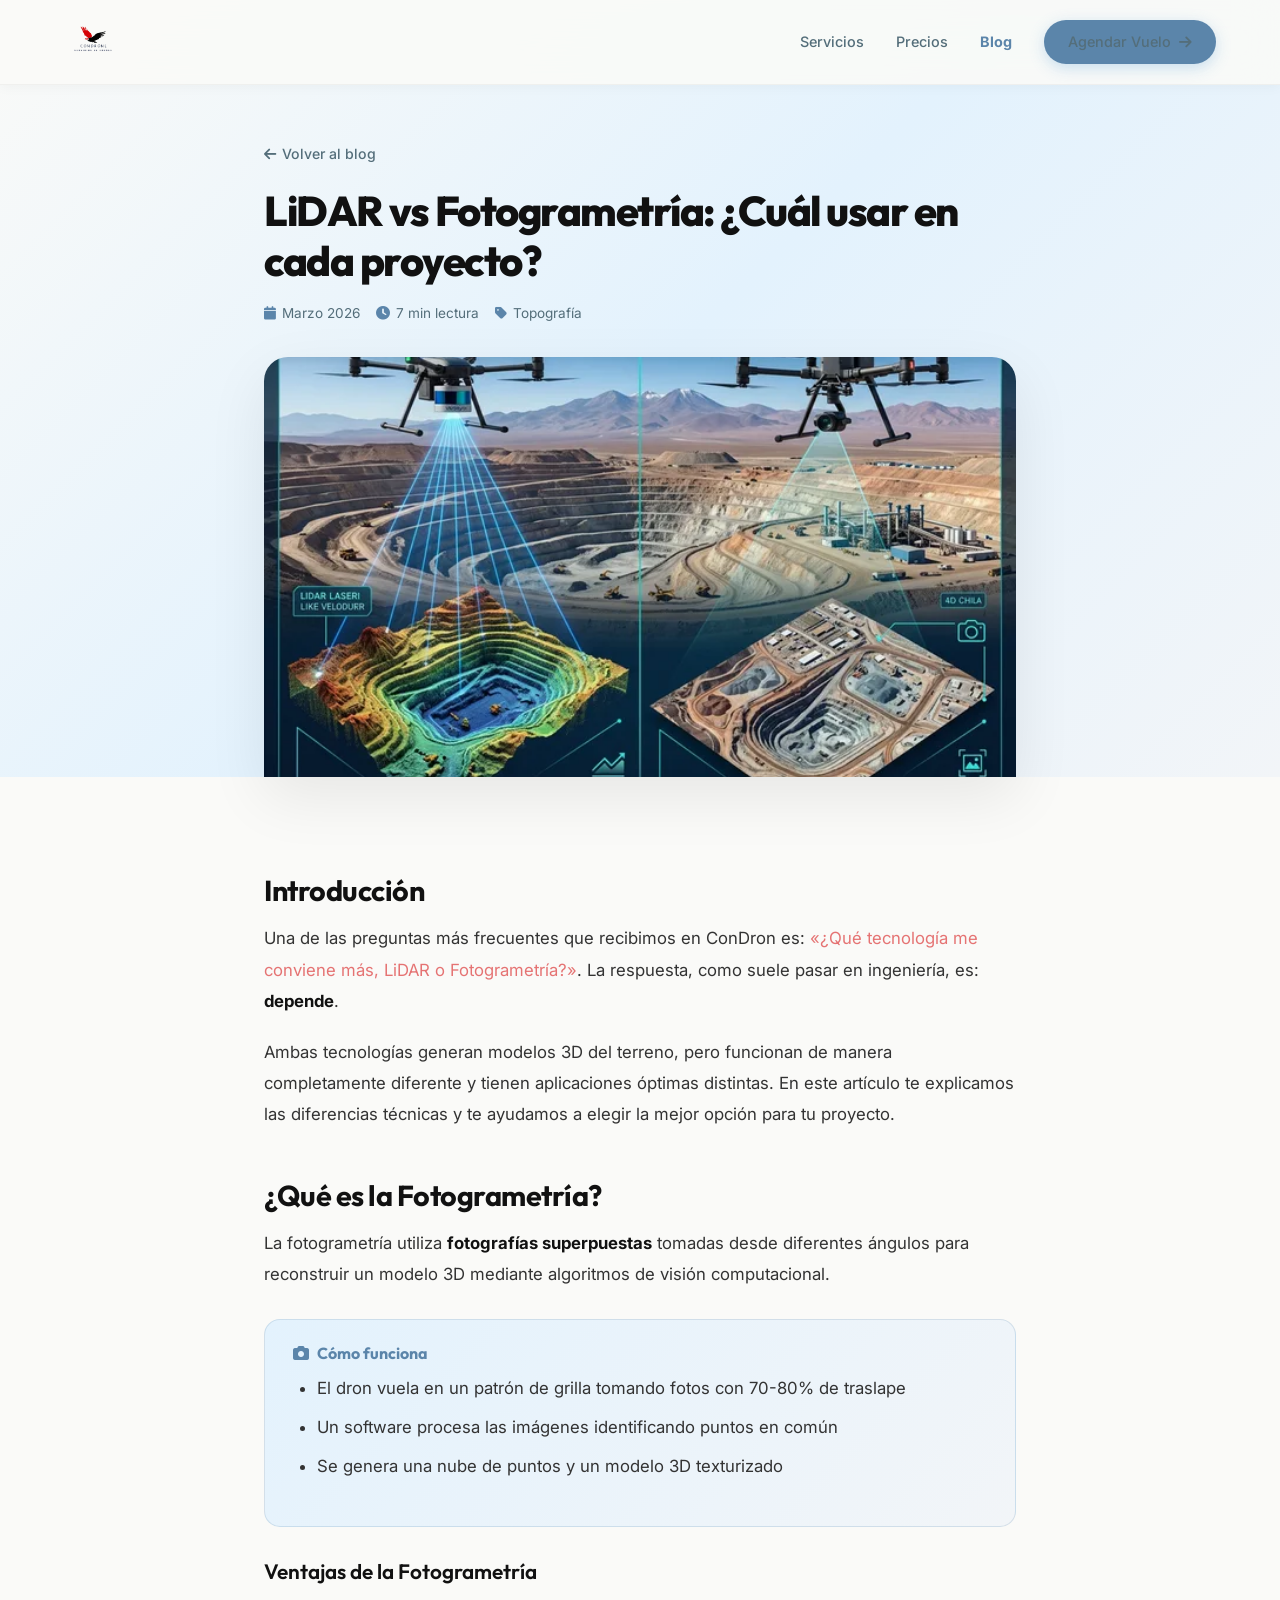
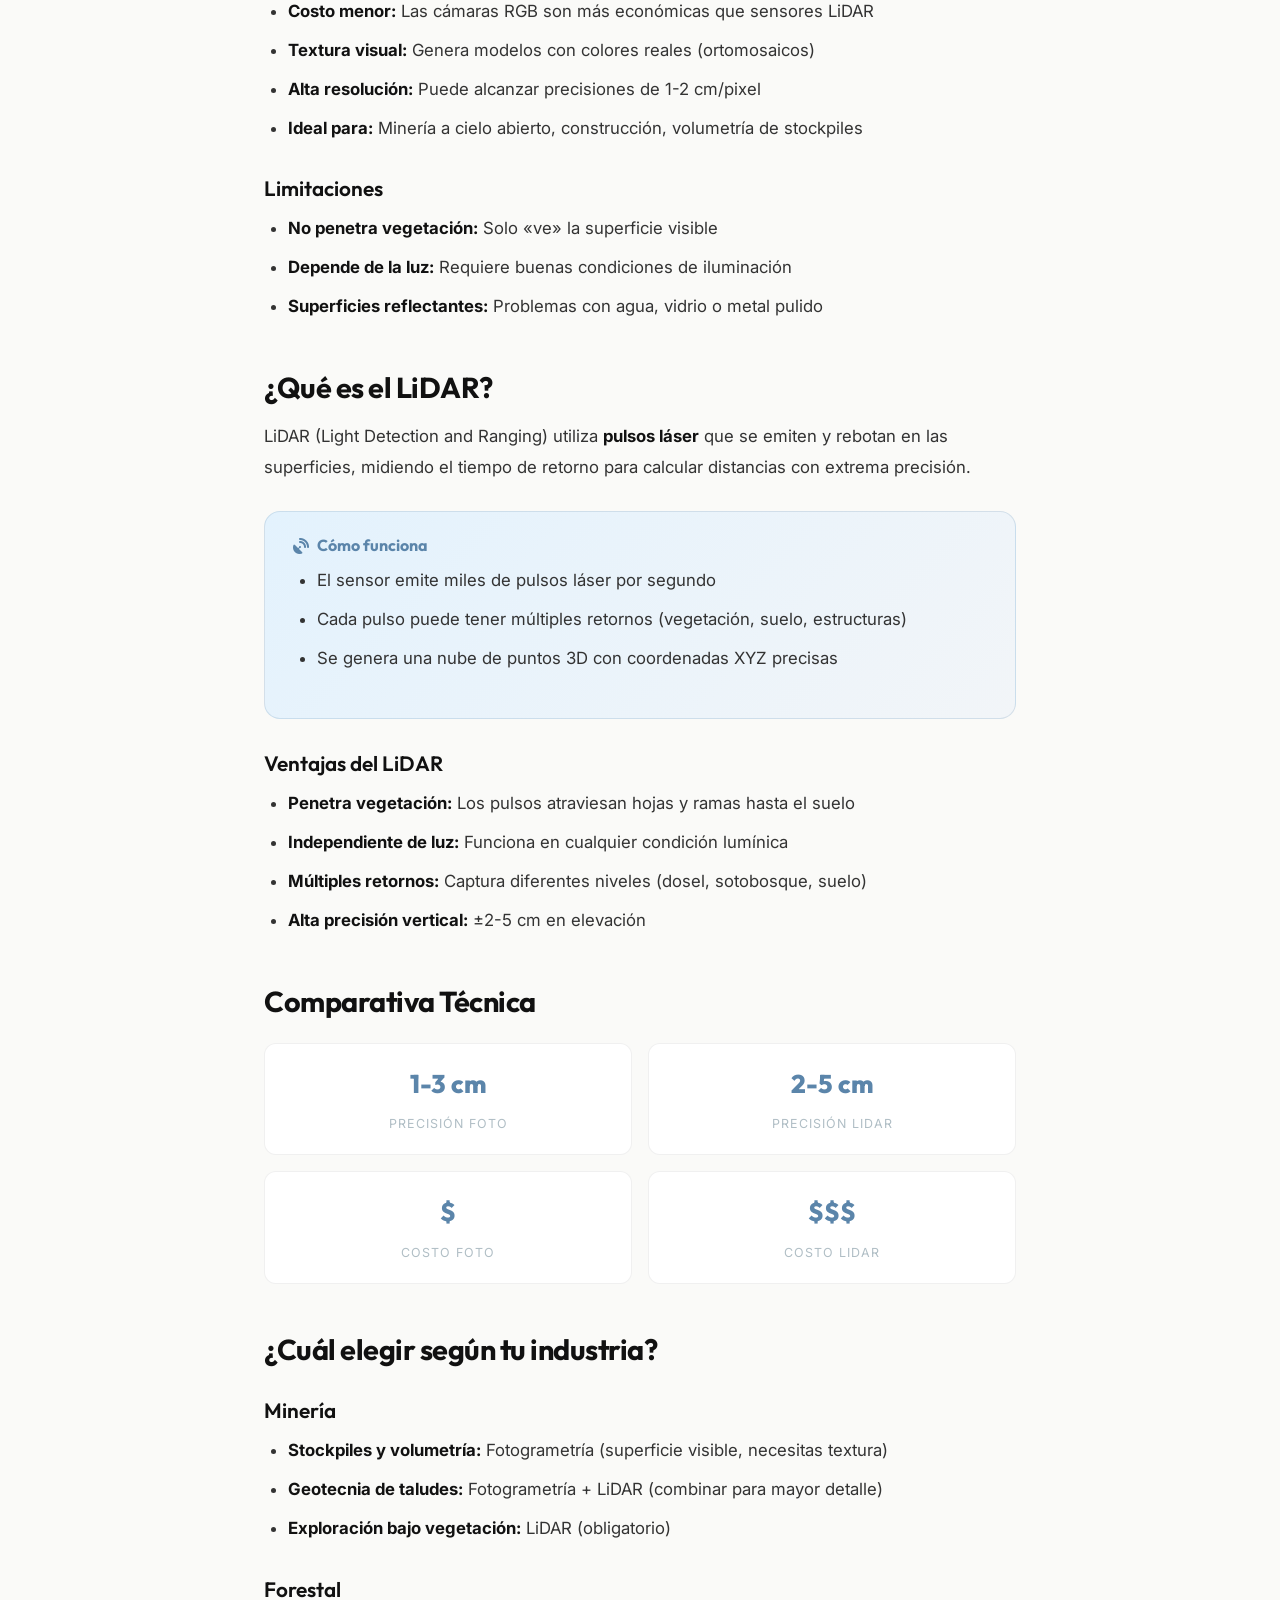
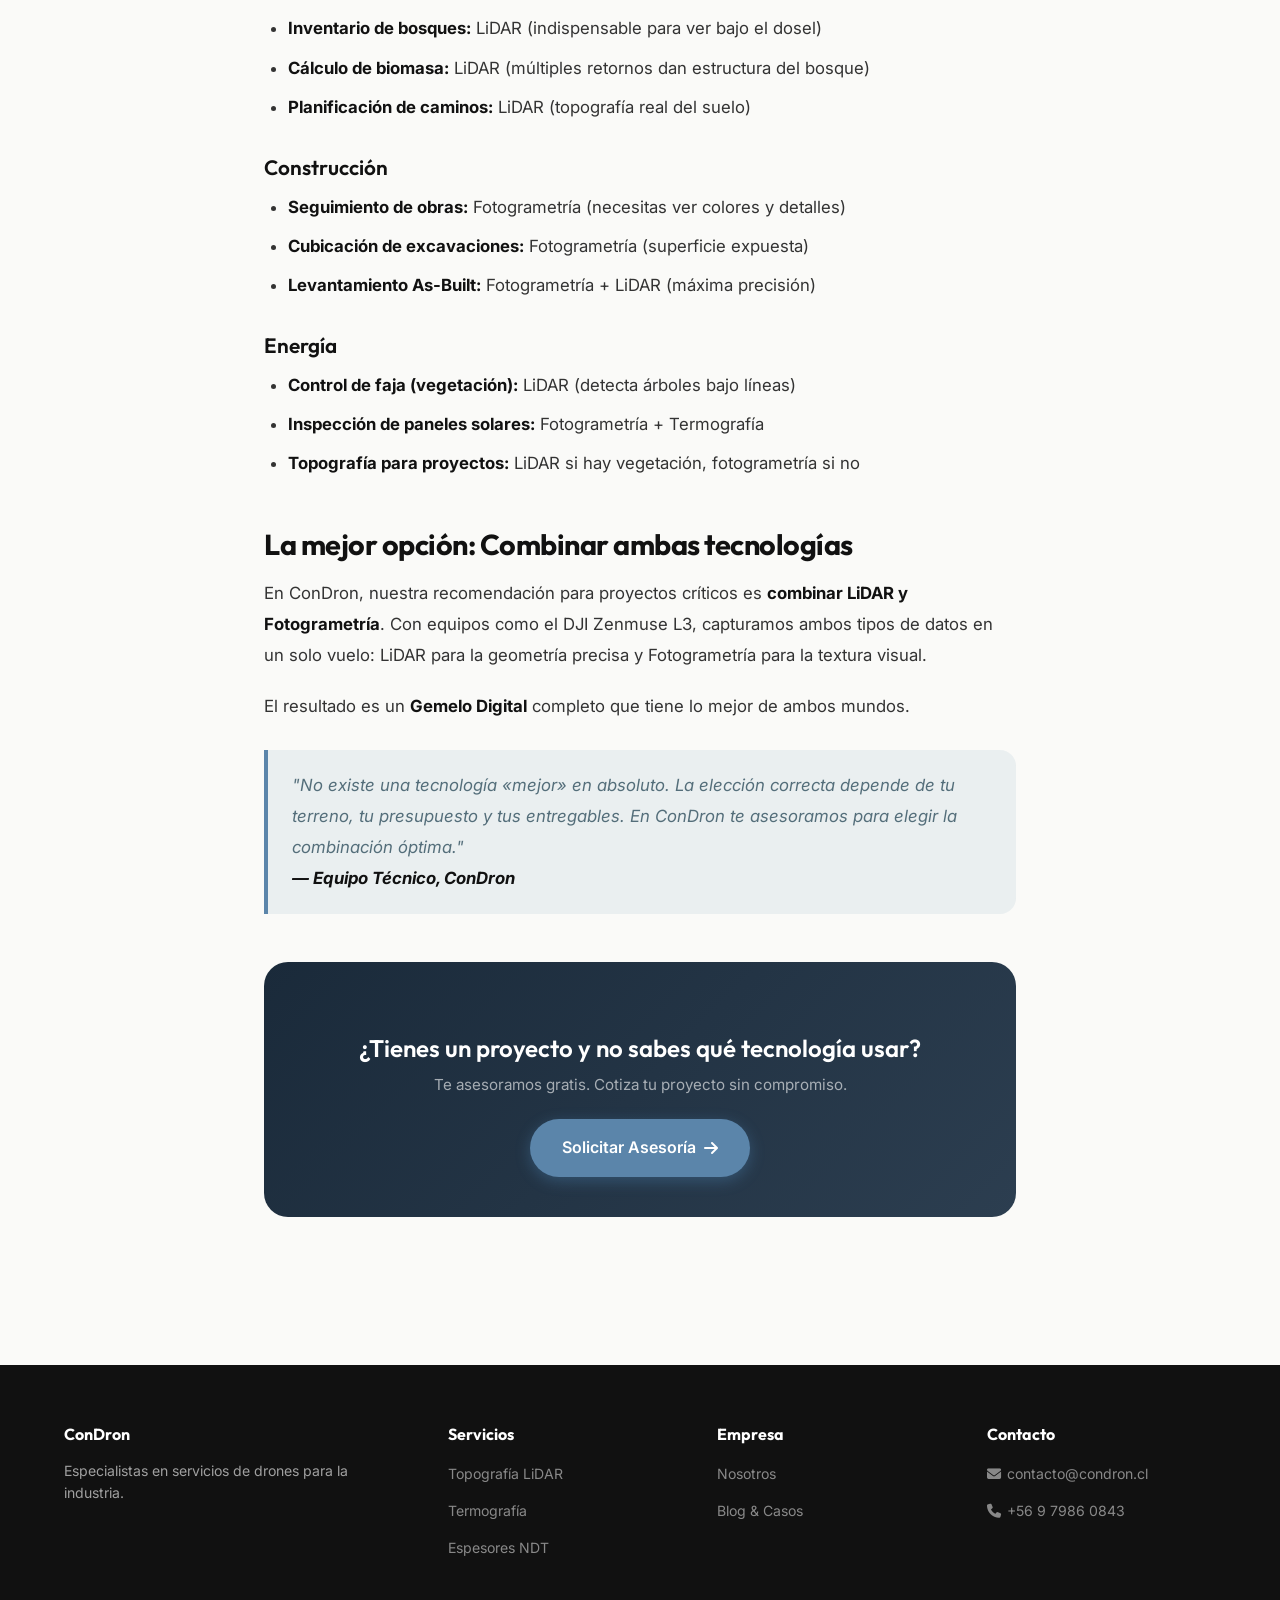
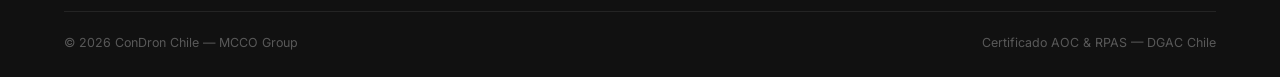
<file: blog/lidar-vs-fotogrametria.html>
<!DOCTYPE html>
<html lang="es-CL">

<head>
    <meta charset="UTF-8">
    <meta name="viewport" content="width=device-width, initial-scale=1.0">
    <link rel="preconnect" href="https://fonts.googleapis.com" crossorigin>
    <link rel="preconnect" href="https://fonts.gstatic.com" crossorigin>

    <title>LiDAR vs Fotogrametría con Drones | Guía Comparativa Chile 2026</title>
    <meta name="description"
        content="Descubre cuándo usar LiDAR o Fotogrametría en tus proyectos. Comparativa técnica para minería, forestal y construcción. Guía de expertos ConDron.">
    <meta name="robots" content="index, follow">
    <meta property="og:title" content="LiDAR vs Fotogrametría — ConDron Chile">
    <meta property="og:description"
        content="Guía comparativa: cuándo usar LiDAR y cuándo fotogrametría en proyectos de drones">
    <meta property="og:image" content="https://condron.cl/assets/images/blog-lidar-vs-fotogrametria.webp">
    <link rel="icon" type="image/png" sizes="32x32" href="../logo.png">
    <link rel="canonical" href="https://condron.cl/blog/lidar-vs-fotogrametria.html">

    <script type="application/ld+json">
    {
      "@context": "https://schema.org",
      "@type": "Article",
      "headline": "LiDAR vs Fotogrametría con Drones: ¿Cuál usar en cada proyecto?",
      "image": "https://condron.cl/assets/images/blog-lidar-vs-fotogrametria.webp",
      "author": {"@type": "Organization", "name": "ConDron Chile"},
      "publisher": {"@type": "Organization", "name": "ConDron Chile", "logo": {"@type": "ImageObject", "url": "https://condron.cl/logo.png"}},
      "datePublished": "2026-03-03",
      "description": "Guía comparativa técnica entre LiDAR y Fotogrametría para proyectos con drones en Chile."
    }
    </script>

    <link
        href="https://fonts.googleapis.com/css2?family=Inter:wght@300;400;500;600;700;800;900&family=Outfit:wght@300;400;500;600;700;800&display=swap"
        rel="stylesheet">
    <link rel="stylesheet" href="https://cdnjs.cloudflare.com/ajax/libs/font-awesome/6.5.1/css/all.min.css">
    <link rel="stylesheet" href="blog.css">
</head>

<body>

    <!-- NAVBAR -->
    <nav class="navbar">
        <div class="container">
            <a href="/" class="nav-brand"><img src="../logo.png" alt="ConDron" class="logo-img"></a>
            <ul class="nav-links">
                <li><a href="/#servicios">Servicios</a></li>
                <li><a href="/#precios">Precios</a></li>
                <li><a href="/blog/" class="active">Blog</a></li>
                <li><a href="/#contacto" class="btn-cta">Agendar Vuelo <i class="fa-solid fa-arrow-right"></i></a></li>
            </ul>
            <button class="menu-toggle" aria-label="Menú"><span></span><span></span><span></span></button>
        </div>
    </nav>

    <!-- ARTICLE HERO -->
    <section class="article-hero">
        <div class="container">
            <a href="/blog/" class="back-link"><i class="fa-solid fa-arrow-left"></i> Volver al blog</a>
            <h1>LiDAR vs Fotogrametría: ¿Cuál usar en cada proyecto?</h1>
            <div class="article-meta">
                <span><i class="fa-solid fa-calendar"></i> Marzo 2026</span>
                <span><i class="fa-solid fa-clock"></i> 7 min lectura</span>
                <span><i class="fa-solid fa-tag"></i> Topografía</span>
            </div>
        </div>
        <div class="container">
            <img src="../assets/images/blog-lidar-vs-fotogrametria.webp"
                alt="Comparativa LiDAR vs Fotogrametría en levantamientos con drones" class="article-cover"
                loading="eager" decoding="async">
        </div>
    </section>

    <!-- ARTICLE CONTENT -->
    <article class="article-content">

        <h2>Introducción</h2>
        <p>Una de las preguntas más frecuentes que recibimos en ConDron es: <em>«¿Qué tecnología me conviene más, LiDAR
                o Fotogrametría?»</em>. La respuesta, como suele pasar en ingeniería, es: <strong>depende</strong>.</p>
        <p>Ambas tecnologías generan modelos 3D del terreno, pero funcionan de manera completamente diferente y tienen
            aplicaciones óptimas distintas. En este artículo te explicamos las diferencias técnicas y te ayudamos a
            elegir la mejor opción para tu proyecto.</p>

        <h2>¿Qué es la Fotogrametría?</h2>
        <p>La fotogrametría utiliza <strong>fotografías superpuestas</strong> tomadas desde diferentes ángulos para
            reconstruir un modelo 3D mediante algoritmos de visión computacional.</p>

        <div class="highlight-box">
            <h4><i class="fa-solid fa-camera"></i> Cómo funciona</h4>
            <ul>
                <li>El dron vuela en un patrón de grilla tomando fotos con 70-80% de traslape</li>
                <li>Un software procesa las imágenes identificando puntos en común</li>
                <li>Se genera una nube de puntos y un modelo 3D texturizado</li>
            </ul>
        </div>

        <h3>Ventajas de la Fotogrametría</h3>
        <ul>
            <li><strong>Costo menor:</strong> Las cámaras RGB son más económicas que sensores LiDAR</li>
            <li><strong>Textura visual:</strong> Genera modelos con colores reales (ortomosaicos)</li>
            <li><strong>Alta resolución:</strong> Puede alcanzar precisiones de 1-2 cm/pixel</li>
            <li><strong>Ideal para:</strong> Minería a cielo abierto, construcción, volumetría de stockpiles</li>
        </ul>

        <h3>Limitaciones</h3>
        <ul>
            <li><strong>No penetra vegetación:</strong> Solo «ve» la superficie visible</li>
            <li><strong>Depende de la luz:</strong> Requiere buenas condiciones de iluminación</li>
            <li><strong>Superficies reflectantes:</strong> Problemas con agua, vidrio o metal pulido</li>
        </ul>

        <h2>¿Qué es el LiDAR?</h2>
        <p>LiDAR (Light Detection and Ranging) utiliza <strong>pulsos láser</strong> que se emiten y rebotan en las
            superficies, midiendo el tiempo de retorno para calcular distancias con extrema precisión.</p>

        <div class="highlight-box">
            <h4><i class="fa-solid fa-satellite-dish"></i> Cómo funciona</h4>
            <ul>
                <li>El sensor emite miles de pulsos láser por segundo</li>
                <li>Cada pulso puede tener múltiples retornos (vegetación, suelo, estructuras)</li>
                <li>Se genera una nube de puntos 3D con coordenadas XYZ precisas</li>
            </ul>
        </div>

        <h3>Ventajas del LiDAR</h3>
        <ul>
            <li><strong>Penetra vegetación:</strong> Los pulsos atraviesan hojas y ramas hasta el suelo</li>
            <li><strong>Independiente de luz:</strong> Funciona en cualquier condición lumínica</li>
            <li><strong>Múltiples retornos:</strong> Captura diferentes niveles (dosel, sotobosque, suelo)</li>
            <li><strong>Alta precisión vertical:</strong> ±2-5 cm en elevación</li>
        </ul>

        <h2>Comparativa Técnica</h2>

        <div class="specs-grid">
            <div class="spec-item">
                <span class="spec-value">1-3 cm</span>
                <span class="spec-label">Precisión Foto</span>
            </div>
            <div class="spec-item">
                <span class="spec-value">2-5 cm</span>
                <span class="spec-label">Precisión LiDAR</span>
            </div>
            <div class="spec-item">
                <span class="spec-value">$</span>
                <span class="spec-label">Costo Foto</span>
            </div>
            <div class="spec-item">
                <span class="spec-value">$$$</span>
                <span class="spec-label">Costo LiDAR</span>
            </div>
        </div>

        <h2>¿Cuál elegir según tu industria?</h2>

        <h3>Minería</h3>
        <ul>
            <li><strong>Stockpiles y volumetría:</strong> Fotogrametría (superficie visible, necesitas textura)</li>
            <li><strong>Geotecnia de taludes:</strong> Fotogrametría + LiDAR (combinar para mayor detalle)</li>
            <li><strong>Exploración bajo vegetación:</strong> LiDAR (obligatorio)</li>
        </ul>

        <h3>Forestal</h3>
        <ul>
            <li><strong>Inventario de bosques:</strong> LiDAR (indispensable para ver bajo el dosel)</li>
            <li><strong>Cálculo de biomasa:</strong> LiDAR (múltiples retornos dan estructura del bosque)</li>
            <li><strong>Planificación de caminos:</strong> LiDAR (topografía real del suelo)</li>
        </ul>

        <h3>Construcción</h3>
        <ul>
            <li><strong>Seguimiento de obras:</strong> Fotogrametría (necesitas ver colores y detalles)</li>
            <li><strong>Cubicación de excavaciones:</strong> Fotogrametría (superficie expuesta)</li>
            <li><strong>Levantamiento As-Built:</strong> Fotogrametría + LiDAR (máxima precisión)</li>
        </ul>

        <h3>Energía</h3>
        <ul>
            <li><strong>Control de faja (vegetación):</strong> LiDAR (detecta árboles bajo líneas)</li>
            <li><strong>Inspección de paneles solares:</strong> Fotogrametría + Termografía</li>
            <li><strong>Topografía para proyectos:</strong> LiDAR si hay vegetación, fotogrametría si no</li>
        </ul>

        <h2>La mejor opción: Combinar ambas tecnologías</h2>
        <p>En ConDron, nuestra recomendación para proyectos críticos es <strong>combinar LiDAR y
                Fotogrametría</strong>. Con equipos como el DJI Zenmuse L3, capturamos ambos tipos de datos en un solo
            vuelo: LiDAR para la geometría precisa y Fotogrametría para la textura visual.</p>
        <p>El resultado es un <strong>Gemelo Digital</strong> completo que tiene lo mejor de ambos mundos.</p>

        <blockquote>
            "No existe una tecnología «mejor» en absoluto. La elección correcta depende de tu terreno, tu presupuesto y
            tus entregables. En ConDron te asesoramos para elegir la combinación óptima."
            <br><strong>— Equipo Técnico, ConDron</strong>
        </blockquote>

        <!-- CTA -->
        <div class="article-cta">
            <h3>¿Tienes un proyecto y no sabes qué tecnología usar?</h3>
            <p>Te asesoramos gratis. Cotiza tu proyecto sin compromiso.</p>
            <a href="/#contacto" class="btn-cta">Solicitar Asesoría <i class="fa-solid fa-arrow-right"></i></a>
        </div>

    </article>

    <!-- FOOTER -->
    <footer class="footer">
        <div class="container">
            <div class="footer-grid">
                <div class="footer-brand">
                    <h5>ConDron</h5>
                    <p>Especialistas en servicios de drones para la industria.</p>
                </div>
                <div>
                    <h5>Servicios</h5>
                    <ul class="footer-links">
                        <li><a href="/#servicios">Topografía LiDAR</a></li>
                        <li><a href="/#servicios">Termografía</a></li>
                        <li><a href="/#servicios">Espesores NDT</a></li>
                    </ul>
                </div>
                <div>
                    <h5>Empresa</h5>
                    <ul class="footer-links">
                        <li><a href="/#nosotros">Nosotros</a></li>
                        <li><a href="/blog/">Blog & Casos</a></li>
                    </ul>
                </div>
                <div>
                    <h5>Contacto</h5>
                    <ul class="footer-links">
                        <li><a href="mailto:contacto@condron.cl"><i class="fa-solid fa-envelope"
                                    style="width:16px;"></i> contacto@condron.cl</a></li>
                        <li><a href="tel:+56979860843"><i class="fa-solid fa-phone" style="width:16px;"></i> +56 9 7986
                                0843</a></li>
                    </ul>
                </div>
            </div>
            <div class="footer-bottom">
                <span>&copy; 2026 ConDron Chile — MCCO Group</span>
                <span>Certificado AOC & RPAS — DGAC Chile</span>
            </div>
        </div>
    </footer>

</body>

</html>
</file>
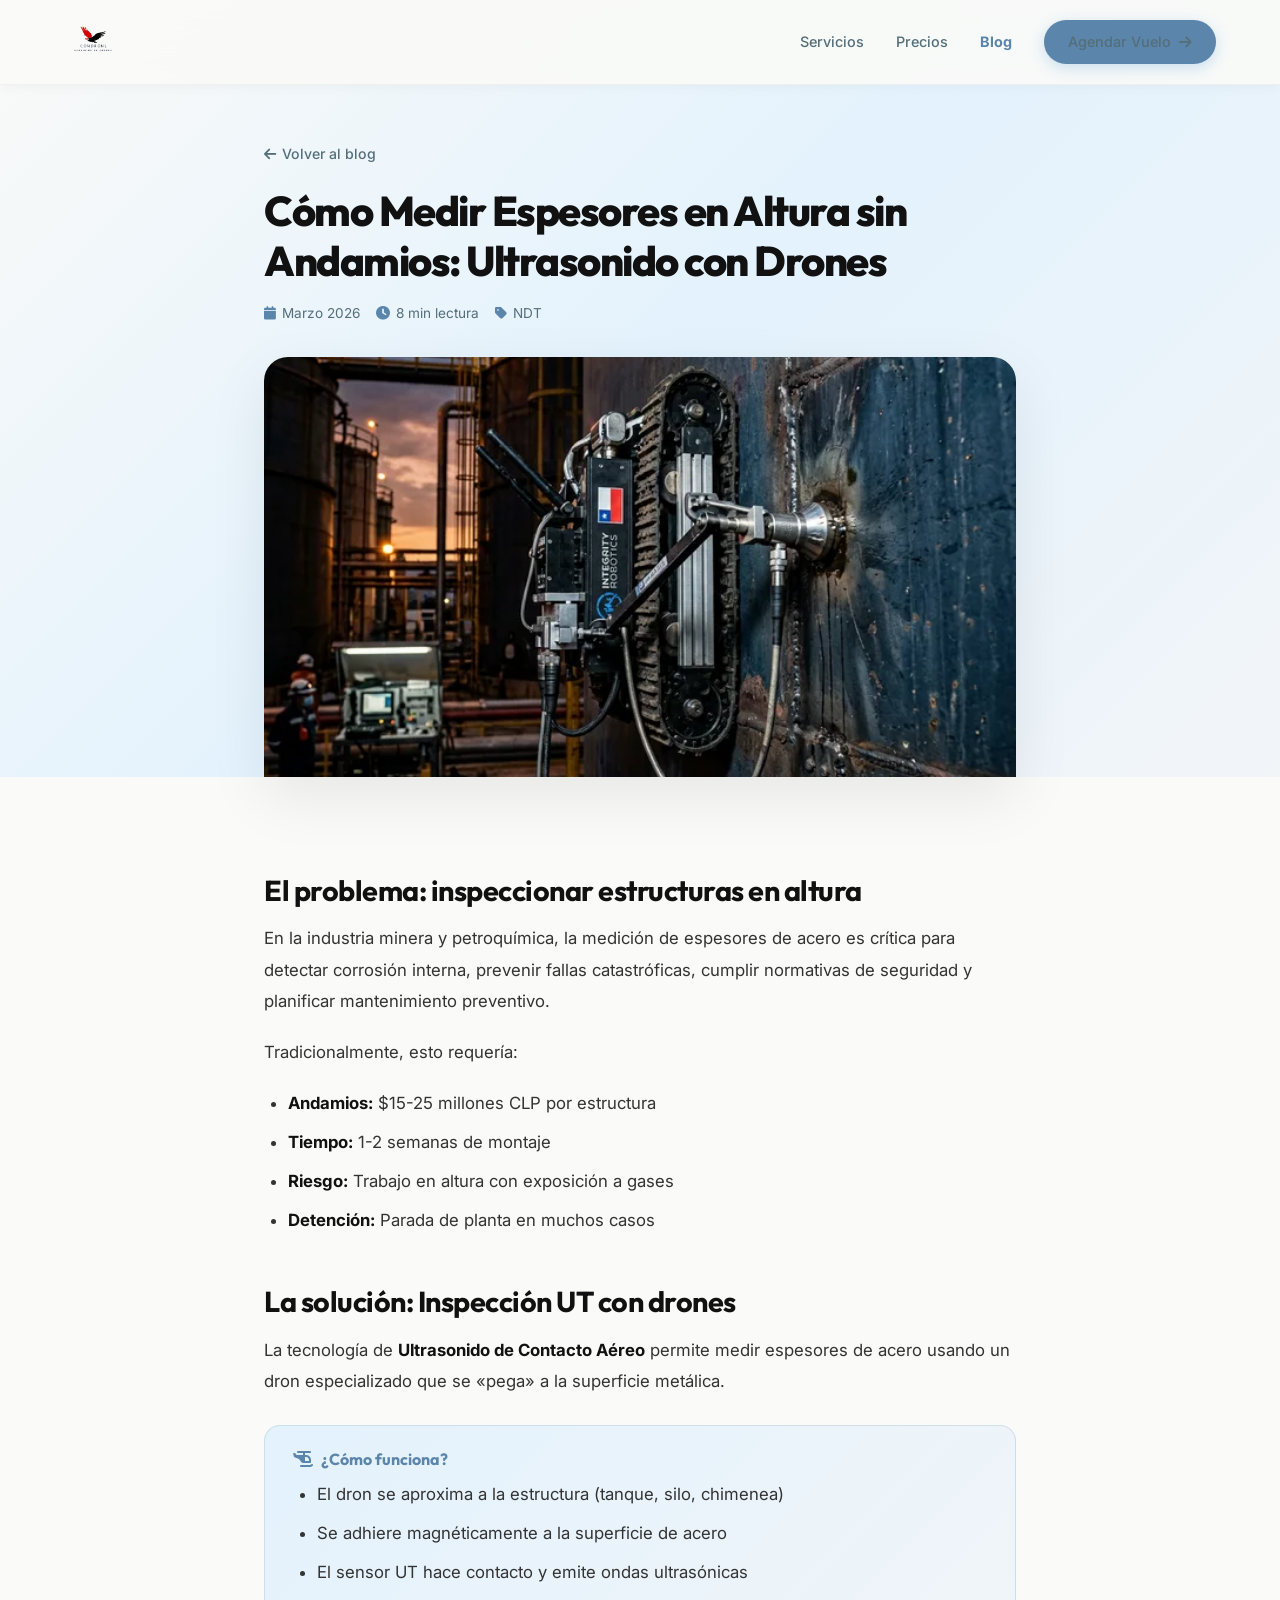
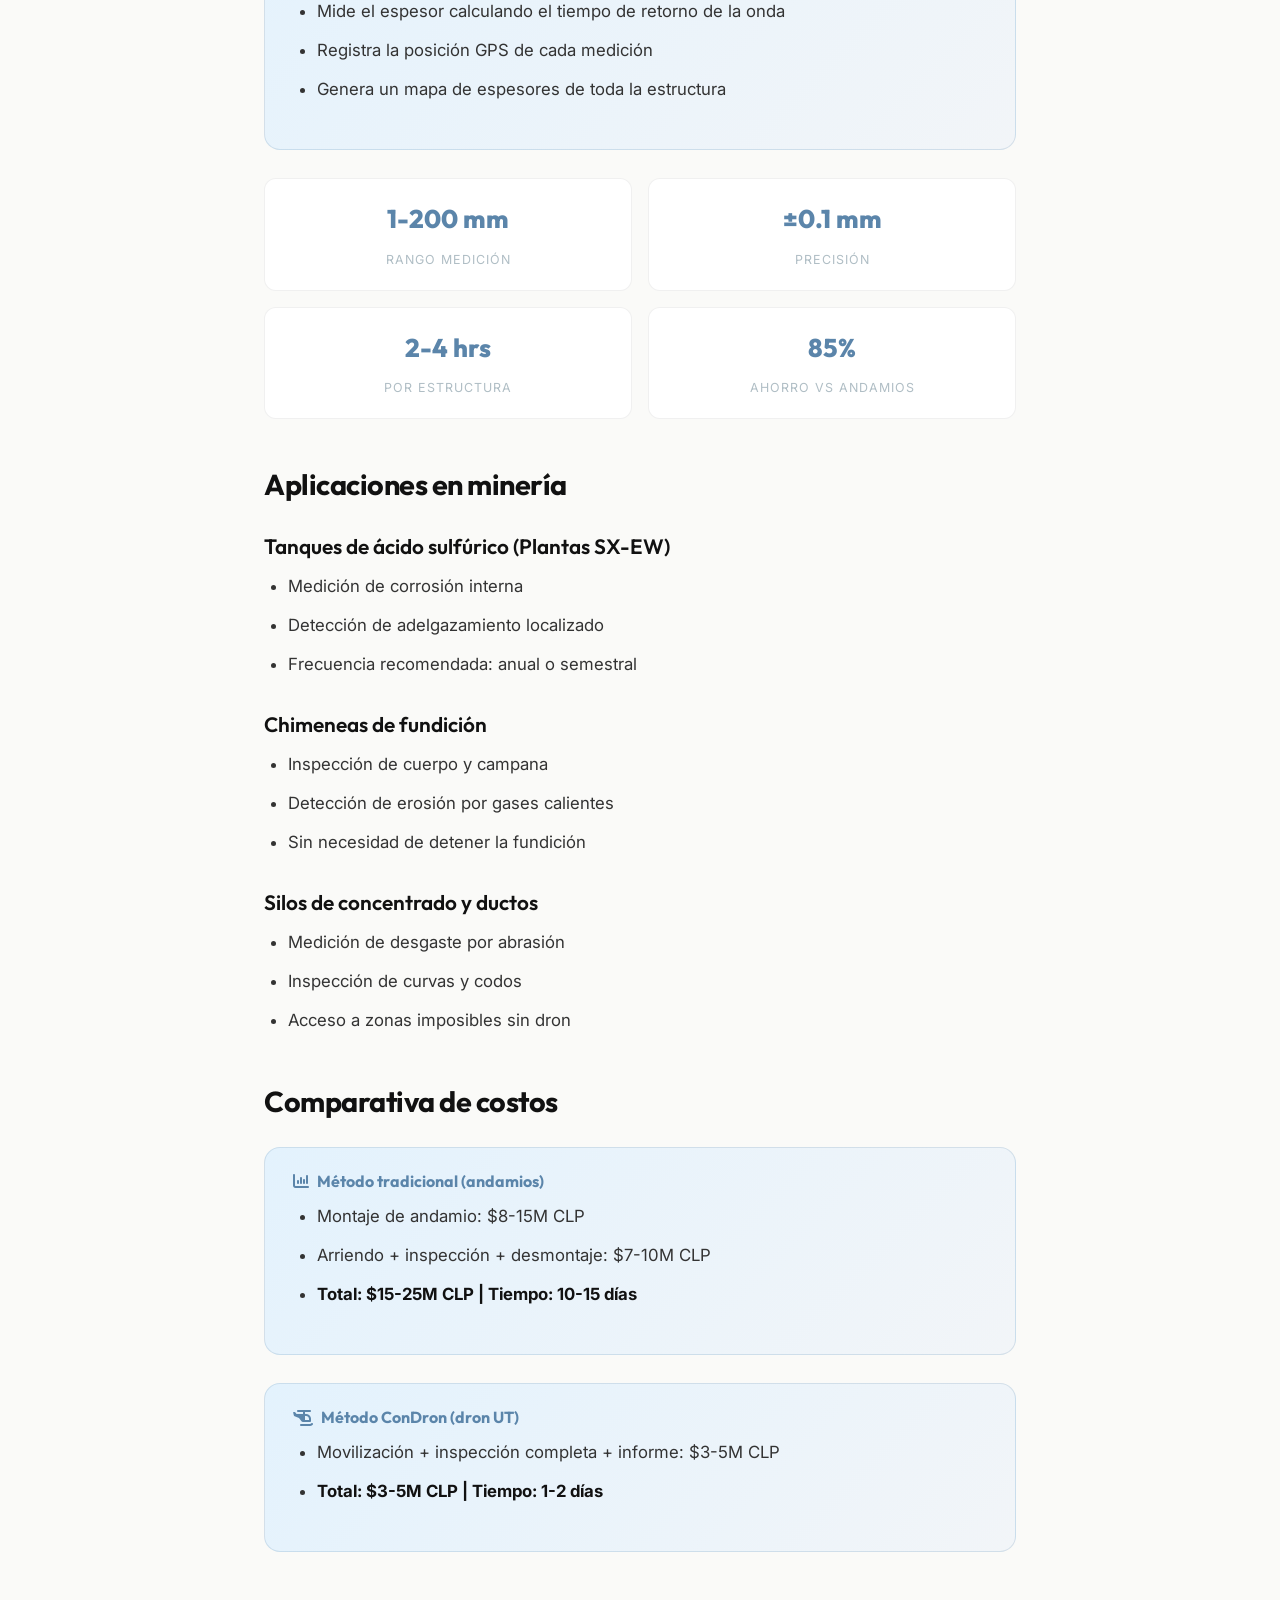
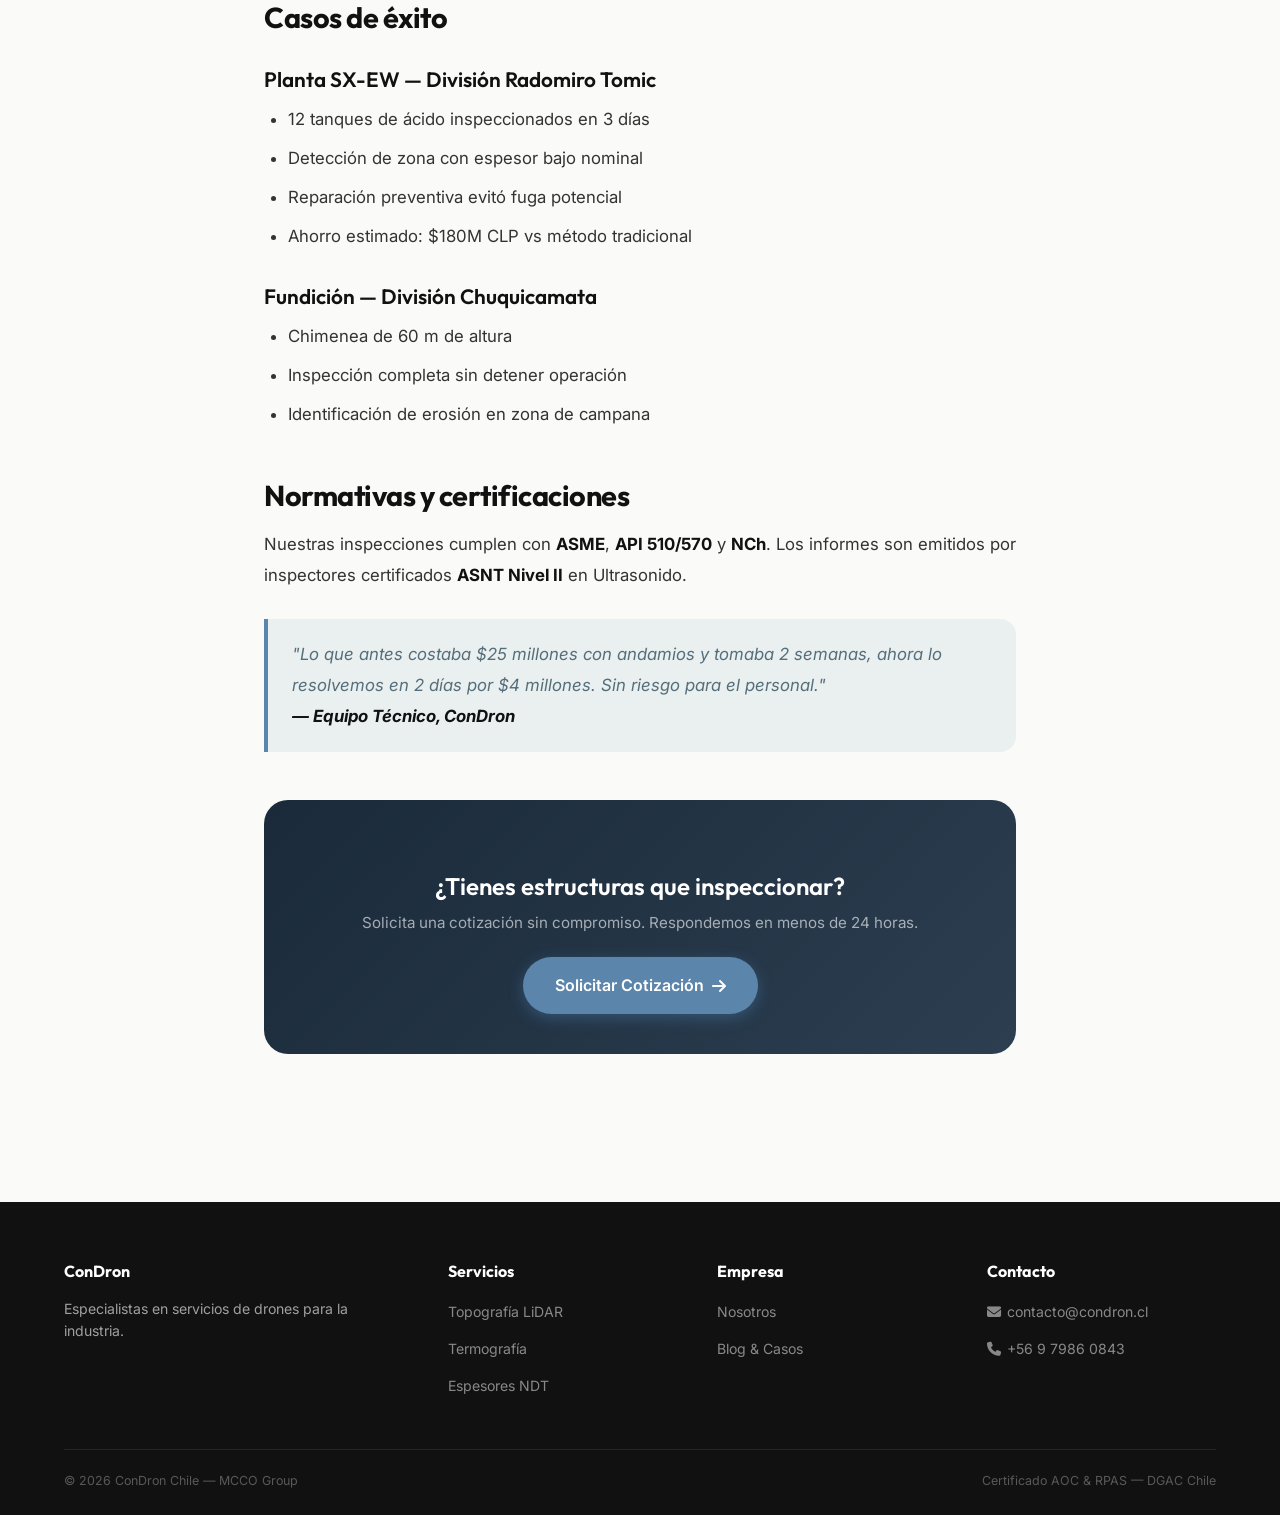
<file: blog/medicion-espesores-drones-ut.html>
<!DOCTYPE html>
<html lang="es-CL">

<head>
    <meta charset="UTF-8">
    <meta name="viewport" content="width=device-width, initial-scale=1.0">
    <link rel="preconnect" href="https://fonts.googleapis.com" crossorigin>
    <link rel="preconnect" href="https://fonts.gstatic.com" crossorigin>

    <title>Medición de Espesores con Drones UT | Sin Andamios | ConDron Chile</title>
    <meta name="description"
        content="Inspección ultrasónica aérea para tanques, silos y chimeneas. Ahorra 85% vs andamios tradicionales. Tecnología certificada para minería en Chile.">
    <meta name="robots" content="index, follow">
    <meta property="og:title" content="Medición de Espesores con Drones UT — ConDron">
    <meta property="og:description" content="Inspección ultrasónica sin andamios. 85% de ahorro en costos.">
    <meta property="og:image" content="https://condron.cl/assets/images/blog-espesores-ut.webp">
    <link rel="icon" type="image/png" sizes="32x32" href="../logo.png">
    <link rel="canonical" href="https://condron.cl/blog/medicion-espesores-drones-ut.html">

    <script type="application/ld+json">
    {
      "@context": "https://schema.org",
      "@type": "Article",
      "headline": "Cómo medir espesores en altura sin andamios: Ultrasonido con Drones",
      "image": "https://condron.cl/assets/images/blog-espesores-ut.webp",
      "author": {"@type": "Organization", "name": "ConDron Chile"},
      "publisher": {"@type": "Organization", "name": "ConDron Chile", "logo": {"@type": "ImageObject", "url": "https://condron.cl/logo.png"}},
      "datePublished": "2026-03-03",
      "description": "Inspección ultrasónica aérea de espesores para tanques, silos y chimeneas industriales en Chile."
    }
    </script>

    <link
        href="https://fonts.googleapis.com/css2?family=Inter:wght@300;400;500;600;700;800;900&family=Outfit:wght@300;400;500;600;700;800&display=swap"
        rel="stylesheet">
    <link rel="stylesheet" href="https://cdnjs.cloudflare.com/ajax/libs/font-awesome/6.5.1/css/all.min.css">
    <link rel="stylesheet" href="blog.css">
</head>

<body>

    <!-- NAVBAR -->
    <nav class="navbar">
        <div class="container">
            <a href="/" class="nav-brand"><img src="../logo.png" alt="ConDron" class="logo-img"></a>
            <ul class="nav-links">
                <li><a href="/#servicios">Servicios</a></li>
                <li><a href="/#precios">Precios</a></li>
                <li><a href="/blog/" class="active">Blog</a></li>
                <li><a href="/#contacto" class="btn-cta">Agendar Vuelo <i class="fa-solid fa-arrow-right"></i></a></li>
            </ul>
            <button class="menu-toggle" aria-label="Menú"><span></span><span></span><span></span></button>
        </div>
    </nav>

    <!-- ARTICLE HERO -->
    <section class="article-hero">
        <div class="container">
            <a href="/blog/" class="back-link"><i class="fa-solid fa-arrow-left"></i> Volver al blog</a>
            <h1>Cómo Medir Espesores en Altura sin Andamios: Ultrasonido con Drones</h1>
            <div class="article-meta">
                <span><i class="fa-solid fa-calendar"></i> Marzo 2026</span>
                <span><i class="fa-solid fa-clock"></i> 8 min lectura</span>
                <span><i class="fa-solid fa-tag"></i> NDT</span>
            </div>
        </div>
        <div class="container">
            <img src="../assets/images/blog-espesores-ut.webp"
                alt="Dron industrial midiendo espesores con sensor ultrasónico en tanque de acero" class="article-cover"
                loading="eager" decoding="async">
        </div>
    </section>

    <!-- ARTICLE CONTENT -->
    <article class="article-content">

        <h2>El problema: inspeccionar estructuras en altura</h2>
        <p>En la industria minera y petroquímica, la medición de espesores de acero es crítica para detectar corrosión
            interna, prevenir fallas catastróficas, cumplir normativas de seguridad y planificar mantenimiento
            preventivo.</p>
        <p>Tradicionalmente, esto requería:</p>
        <ul>
            <li><strong>Andamios:</strong> $15-25 millones CLP por estructura</li>
            <li><strong>Tiempo:</strong> 1-2 semanas de montaje</li>
            <li><strong>Riesgo:</strong> Trabajo en altura con exposición a gases</li>
            <li><strong>Detención:</strong> Parada de planta en muchos casos</li>
        </ul>

        <h2>La solución: Inspección UT con drones</h2>
        <p>La tecnología de <strong>Ultrasonido de Contacto Aéreo</strong> permite medir espesores de acero usando un
            dron especializado que se «pega» a la superficie metálica.</p>

        <div class="highlight-box">
            <h4><i class="fa-solid fa-helicopter"></i> ¿Cómo funciona?</h4>
            <ul>
                <li>El dron se aproxima a la estructura (tanque, silo, chimenea)</li>
                <li>Se adhiere magnéticamente a la superficie de acero</li>
                <li>El sensor UT hace contacto y emite ondas ultrasónicas</li>
                <li>Mide el espesor calculando el tiempo de retorno de la onda</li>
                <li>Registra la posición GPS de cada medición</li>
                <li>Genera un mapa de espesores de toda la estructura</li>
            </ul>
        </div>

        <div class="specs-grid">
            <div class="spec-item">
                <span class="spec-value">1-200 mm</span>
                <span class="spec-label">Rango medición</span>
            </div>
            <div class="spec-item">
                <span class="spec-value">±0.1 mm</span>
                <span class="spec-label">Precisión</span>
            </div>
            <div class="spec-item">
                <span class="spec-value">2-4 hrs</span>
                <span class="spec-label">Por estructura</span>
            </div>
            <div class="spec-item">
                <span class="spec-value">85%</span>
                <span class="spec-label">Ahorro vs andamios</span>
            </div>
        </div>

        <h2>Aplicaciones en minería</h2>

        <h3>Tanques de ácido sulfúrico (Plantas SX-EW)</h3>
        <ul>
            <li>Medición de corrosión interna</li>
            <li>Detección de adelgazamiento localizado</li>
            <li>Frecuencia recomendada: anual o semestral</li>
        </ul>

        <h3>Chimeneas de fundición</h3>
        <ul>
            <li>Inspección de cuerpo y campana</li>
            <li>Detección de erosión por gases calientes</li>
            <li>Sin necesidad de detener la fundición</li>
        </ul>

        <h3>Silos de concentrado y ductos</h3>
        <ul>
            <li>Medición de desgaste por abrasión</li>
            <li>Inspección de curvas y codos</li>
            <li>Acceso a zonas imposibles sin dron</li>
        </ul>

        <h2>Comparativa de costos</h2>

        <div class="highlight-box">
            <h4><i class="fa-solid fa-chart-column"></i> Método tradicional (andamios)</h4>
            <ul>
                <li>Montaje de andamio: $8-15M CLP</li>
                <li>Arriendo + inspección + desmontaje: $7-10M CLP</li>
                <li><strong>Total: $15-25M CLP | Tiempo: 10-15 días</strong></li>
            </ul>
        </div>

        <div class="highlight-box">
            <h4><i class="fa-solid fa-helicopter"></i> Método ConDron (dron UT)</h4>
            <ul>
                <li>Movilización + inspección completa + informe: $3-5M CLP</li>
                <li><strong>Total: $3-5M CLP | Tiempo: 1-2 días</strong></li>
            </ul>
        </div>

        <h2>Casos de éxito</h2>

        <h3>Planta SX-EW — División Radomiro Tomic</h3>
        <ul>
            <li>12 tanques de ácido inspeccionados en 3 días</li>
            <li>Detección de zona con espesor bajo nominal</li>
            <li>Reparación preventiva evitó fuga potencial</li>
            <li>Ahorro estimado: $180M CLP vs método tradicional</li>
        </ul>

        <h3>Fundición — División Chuquicamata</h3>
        <ul>
            <li>Chimenea de 60 m de altura</li>
            <li>Inspección completa sin detener operación</li>
            <li>Identificación de erosión en zona de campana</li>
        </ul>

        <h2>Normativas y certificaciones</h2>
        <p>Nuestras inspecciones cumplen con <strong>ASME</strong>, <strong>API 510/570</strong> y <strong>NCh</strong>.
            Los informes son emitidos por inspectores certificados <strong>ASNT Nivel II</strong> en Ultrasonido.</p>

        <blockquote>
            "Lo que antes costaba $25 millones con andamios y tomaba 2 semanas, ahora lo resolvemos en 2 días por $4
            millones. Sin riesgo para el personal."
            <br><strong>— Equipo Técnico, ConDron</strong>
        </blockquote>

        <!-- CTA -->
        <div class="article-cta">
            <h3>¿Tienes estructuras que inspeccionar?</h3>
            <p>Solicita una cotización sin compromiso. Respondemos en menos de 24 horas.</p>
            <a href="/#contacto" class="btn-cta">Solicitar Cotización <i class="fa-solid fa-arrow-right"></i></a>
        </div>

    </article>

    <!-- FOOTER -->
    <footer class="footer">
        <div class="container">
            <div class="footer-grid">
                <div class="footer-brand">
                    <h5>ConDron</h5>
                    <p>Especialistas en servicios de drones para la industria.</p>
                </div>
                <div>
                    <h5>Servicios</h5>
                    <ul class="footer-links">
                        <li><a href="/#servicios">Topografía LiDAR</a></li>
                        <li><a href="/#servicios">Termografía</a></li>
                        <li><a href="/#servicios">Espesores NDT</a></li>
                    </ul>
                </div>
                <div>
                    <h5>Empresa</h5>
                    <ul class="footer-links">
                        <li><a href="/#nosotros">Nosotros</a></li>
                        <li><a href="/blog/">Blog & Casos</a></li>
                    </ul>
                </div>
                <div>
                    <h5>Contacto</h5>
                    <ul class="footer-links">
                        <li><a href="mailto:contacto@condron.cl"><i class="fa-solid fa-envelope"
                                    style="width:16px;"></i> contacto@condron.cl</a></li>
                        <li><a href="tel:+56979860843"><i class="fa-solid fa-phone" style="width:16px;"></i> +56 9 7986
                                0843</a></li>
                    </ul>
                </div>
            </div>
            <div class="footer-bottom">
                <span>&copy; 2026 ConDron Chile — MCCO Group</span>
                <span>Certificado AOC & RPAS — DGAC Chile</span>
            </div>
        </div>
    </footer>

</body>

</html>
</file>
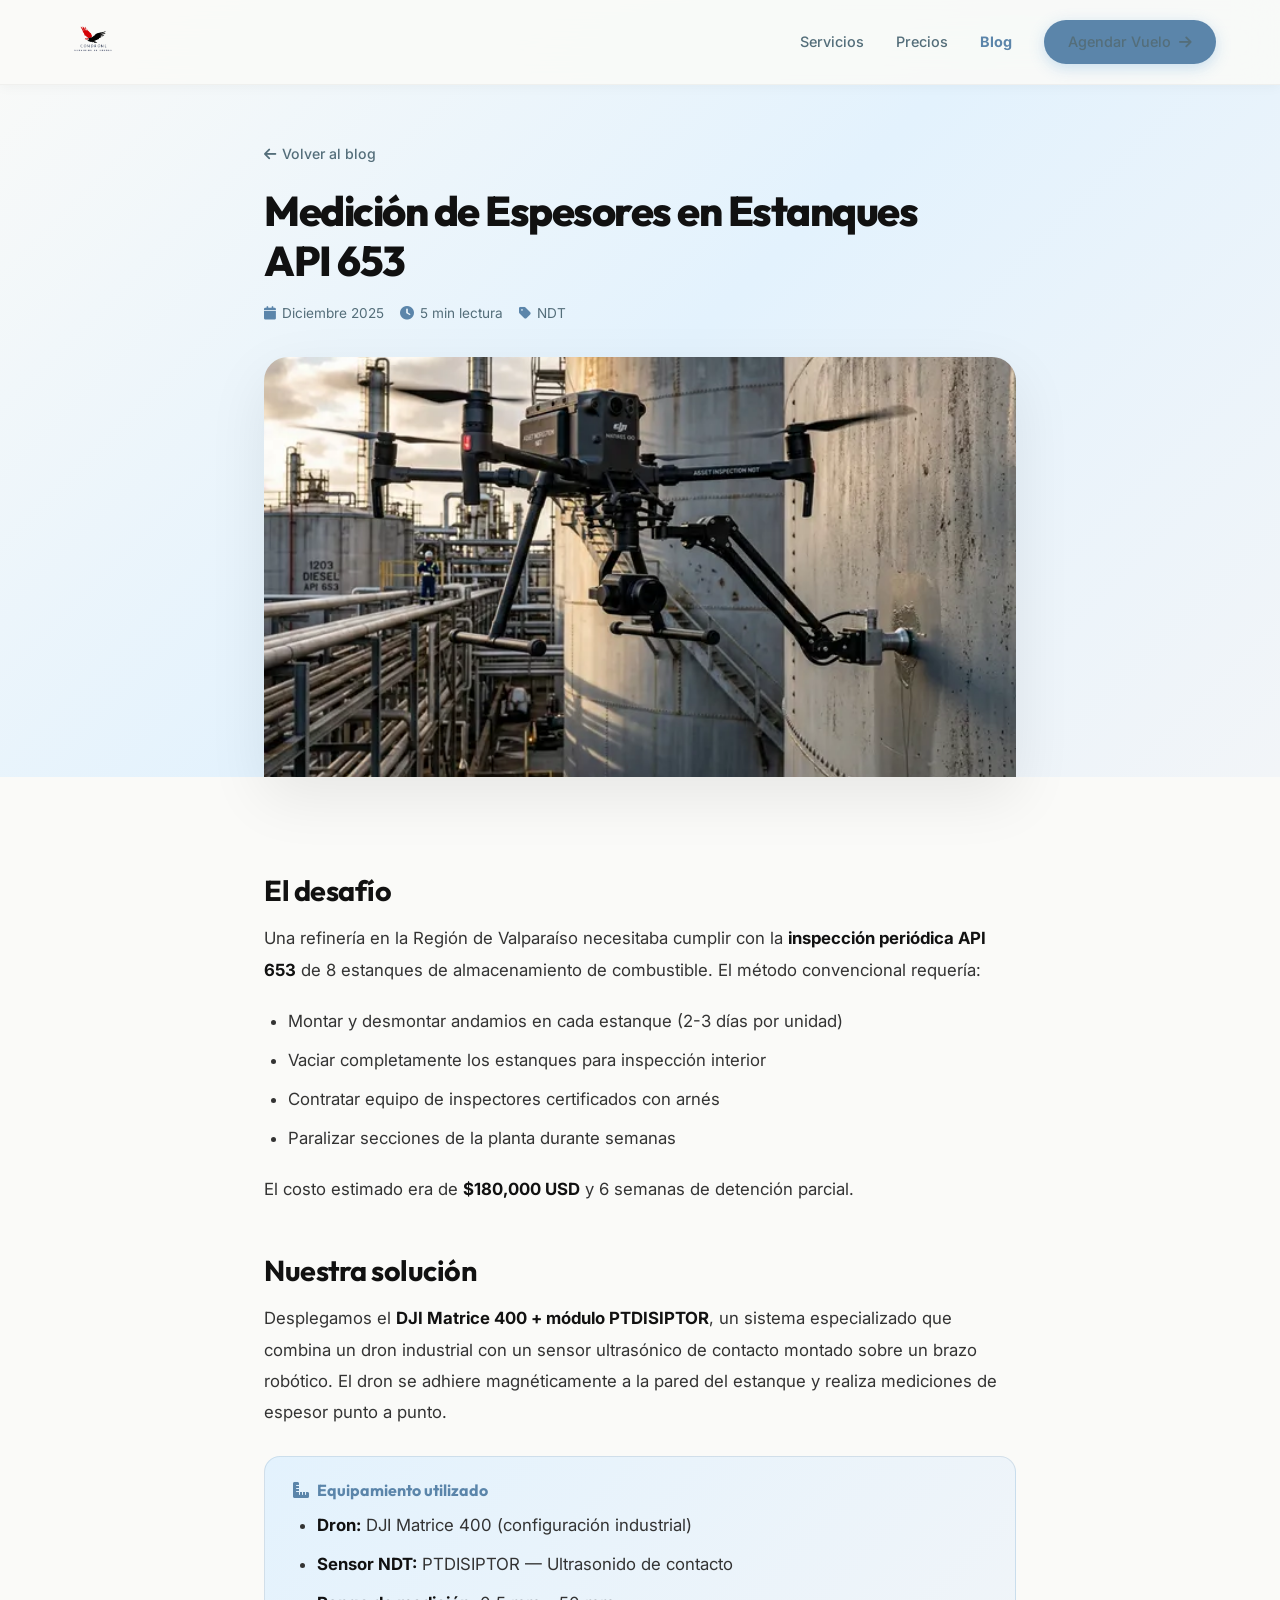
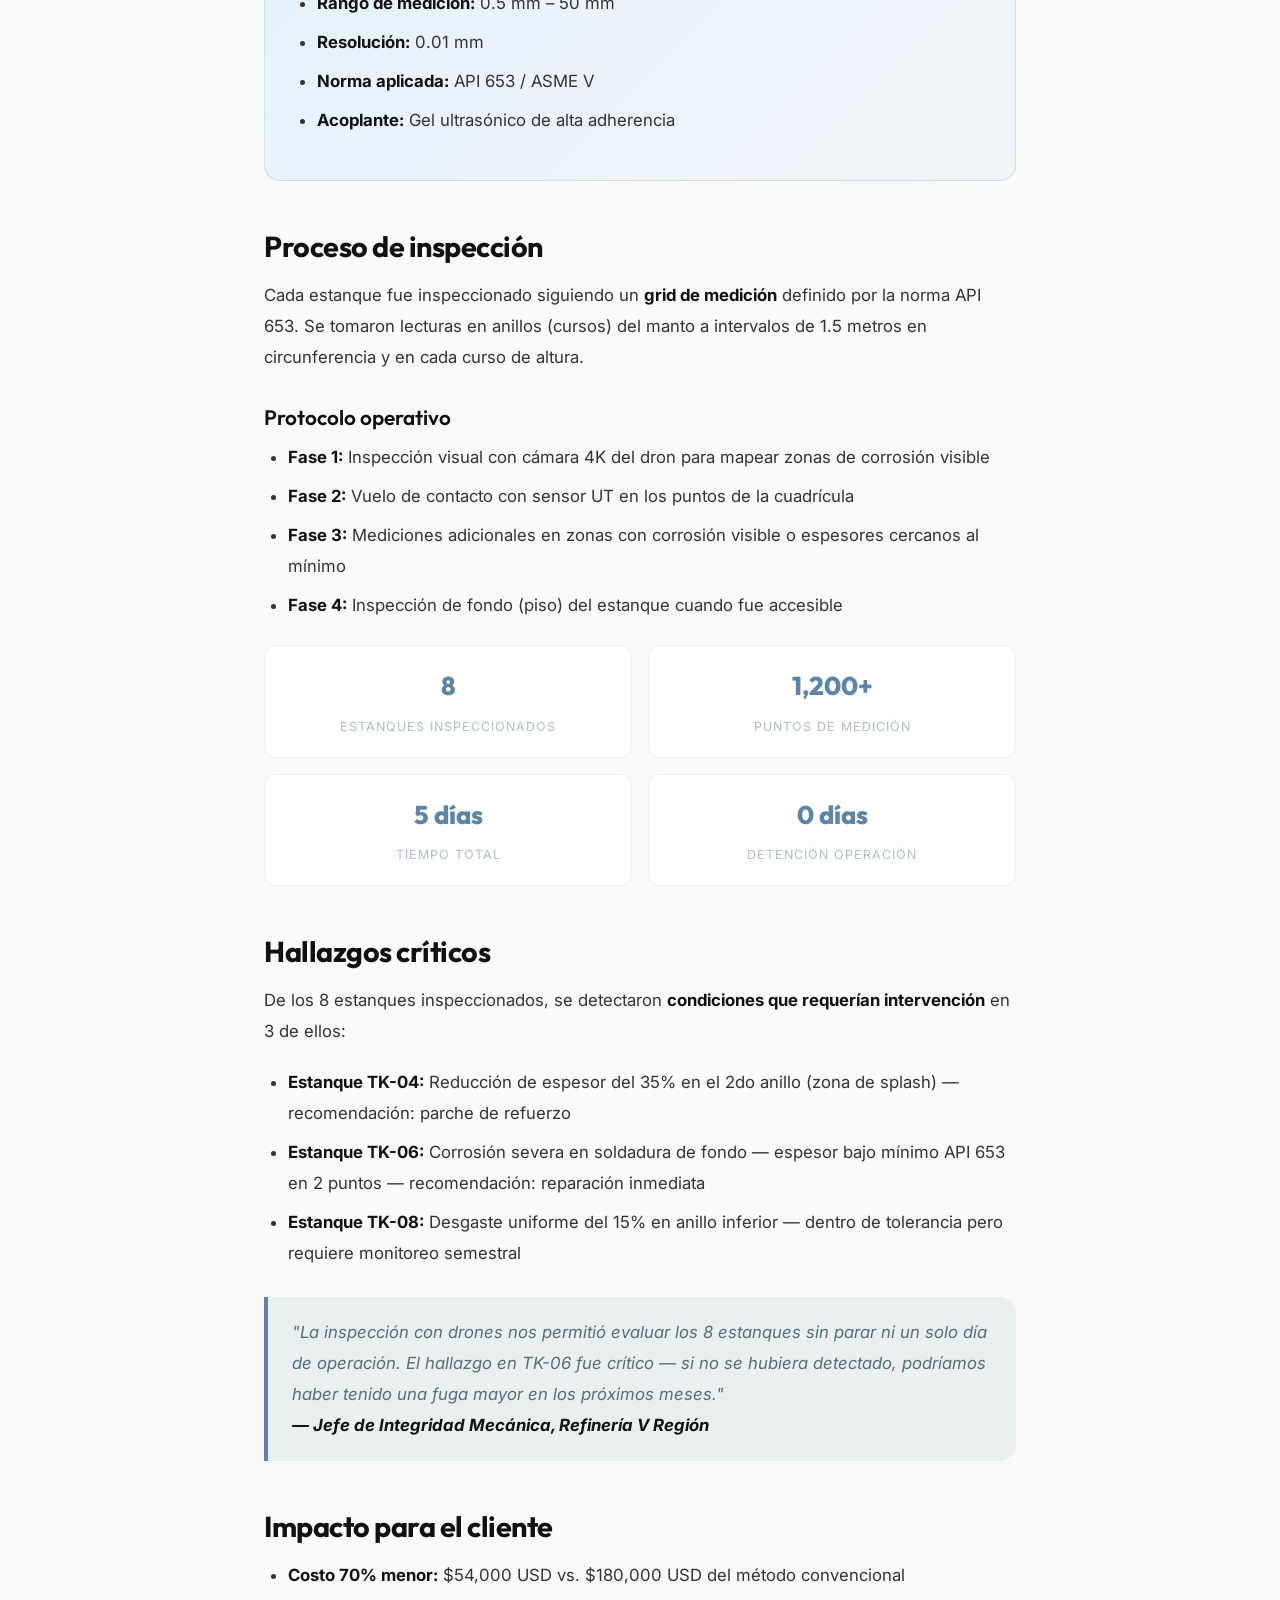
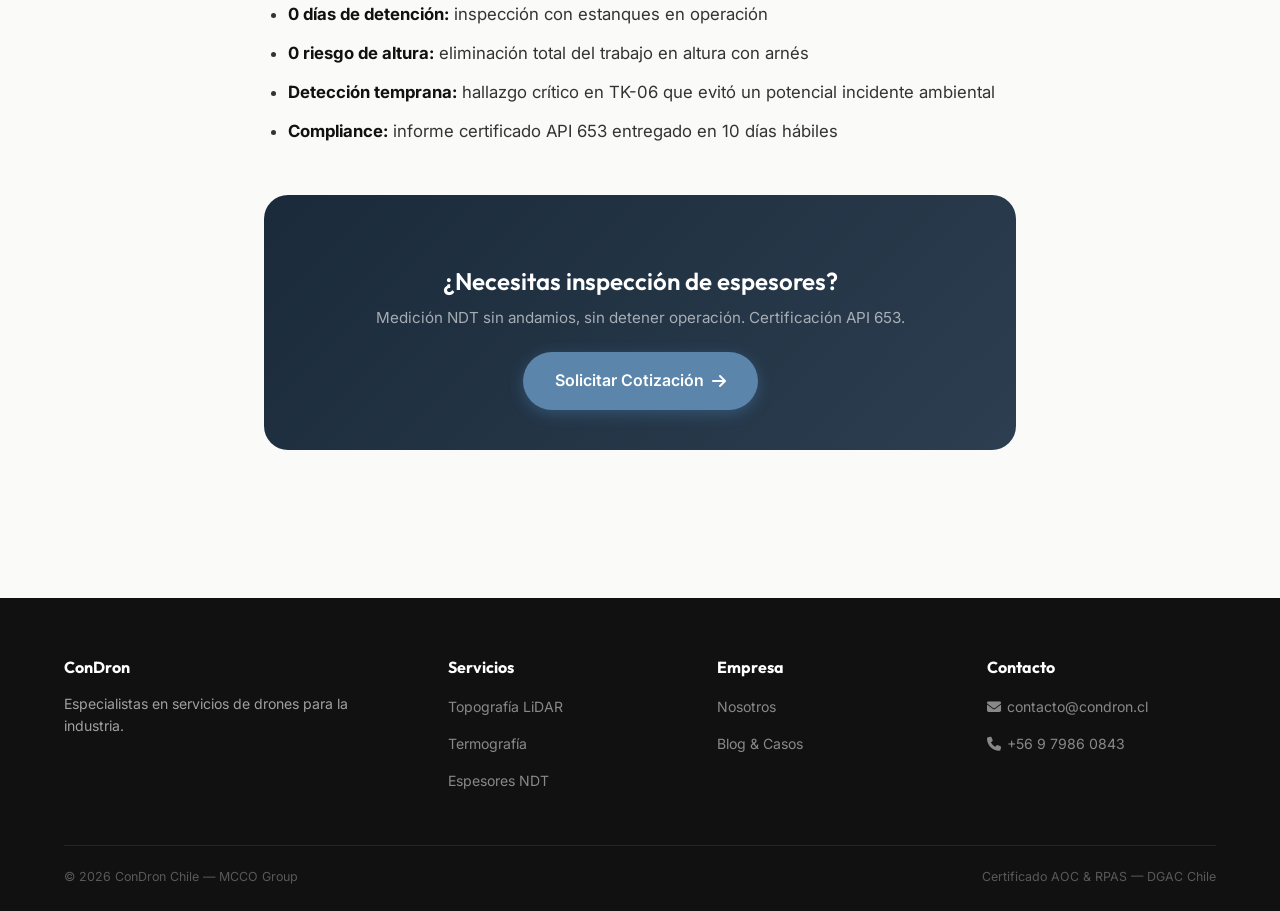
<file: blog/medicion-espesores-estanques.html>
<!DOCTYPE html>
<html lang="es-CL">

<head>
    <meta charset="UTF-8">
    <meta name="viewport" content="width=device-width, initial-scale=1.0">
    <link rel="preconnect" href="https://fonts.googleapis.com" crossorigin>
    <link rel="preconnect" href="https://fonts.gstatic.com" crossorigin>

    <title>Medición de Espesores en Estanques API 653 | ConDron</title>
    <meta name="description"
        content="Caso de estudio: inspección NDT por ultrasonido en 8 estanques de almacenamiento industrial sin andamios ni detener operaciones.">
    <meta name="robots" content="index, follow">
    <meta property="og:title" content="Medición de Espesores NDT — ConDron">
    <meta property="og:description" content="Inspección NDT en estanques industriales sin andamios con drones">
    <meta property="og:image" content="https://condron.cl/assets/images/espesores-ndt.webp">
    <link rel="icon" type="image/png" sizes="32x32" href="../logo.png">
    <link rel="canonical" href="https://condron.cl/blog/medicion-espesores-estanques.html">

    <link
        href="https://fonts.googleapis.com/css2?family=Inter:wght@300;400;500;600;700;800;900&family=Outfit:wght@300;400;500;600;700;800&display=swap"
        rel="stylesheet">
    <link rel="stylesheet" href="https://cdnjs.cloudflare.com/ajax/libs/font-awesome/6.5.1/css/all.min.css">
    <link rel="stylesheet" href="blog.css">
</head>

<body>

    <!-- NAVBAR -->
    <nav class="navbar">
        <div class="container">
            <a href="/" class="nav-brand"><img src="../logo.png" alt="ConDron" class="logo-img"></a>
            <ul class="nav-links">
                <li><a href="/#servicios">Servicios</a></li>
                <li><a href="/#precios">Precios</a></li>
                <li><a href="/blog/" class="active">Blog</a></li>
                <li><a href="/#contacto" class="btn-cta">Agendar Vuelo <i class="fa-solid fa-arrow-right"></i></a></li>
            </ul>
            <button class="menu-toggle" aria-label="Menú"><span></span><span></span><span></span></button>
        </div>
    </nav>

    <!-- ARTICLE HERO -->
    <section class="article-hero">
        <div class="container">
            <a href="/blog/" class="back-link"><i class="fa-solid fa-arrow-left"></i> Volver al blog</a>
            <h1>Medición de Espesores en Estanques API 653</h1>
            <div class="article-meta">
                <span><i class="fa-solid fa-calendar"></i> Diciembre 2025</span>
                <span><i class="fa-solid fa-clock"></i> 5 min lectura</span>
                <span><i class="fa-solid fa-tag"></i> NDT</span>
            </div>
        </div>
        <div class="container">
            <img src="../assets/images/espesores-ndt.webp"
                alt="Dron con sensor de ultrasonido inspeccionando estanque industrial" class="article-cover"
                loading="eager" decoding="async">
        </div>
    </section>

    <!-- ARTICLE CONTENT -->
    <article class="article-content">

        <h2>El desafío</h2>
        <p>Una refinería en la Región de Valparaíso necesitaba cumplir con la <strong>inspección periódica API
                653</strong> de 8 estanques de almacenamiento de combustible. El método convencional requería:</p>

        <ul>
            <li>Montar y desmontar andamios en cada estanque (2-3 días por unidad)</li>
            <li>Vaciar completamente los estanques para inspección interior</li>
            <li>Contratar equipo de inspectores certificados con arnés</li>
            <li>Paralizar secciones de la planta durante semanas</li>
        </ul>

        <p>El costo estimado era de <strong>$180,000 USD</strong> y 6 semanas de detención parcial.</p>

        <h2>Nuestra solución</h2>
        <p>Desplegamos el <strong>DJI Matrice 400 + módulo PTDISIPTOR</strong>, un sistema especializado que combina un
            dron industrial con un sensor ultrasónico de contacto montado sobre un brazo robótico. El dron se adhiere
            magnéticamente a la pared del estanque y realiza mediciones de espesor punto a punto.</p>

        <div class="highlight-box">
            <h4><i class="fa-solid fa-ruler-combined"></i> Equipamiento utilizado</h4>
            <ul>
                <li><strong>Dron:</strong> DJI Matrice 400 (configuración industrial)</li>
                <li><strong>Sensor NDT:</strong> PTDISIPTOR — Ultrasonido de contacto</li>
                <li><strong>Rango de medición:</strong> 0.5 mm – 50 mm</li>
                <li><strong>Resolución:</strong> 0.01 mm</li>
                <li><strong>Norma aplicada:</strong> API 653 / ASME V</li>
                <li><strong>Acoplante:</strong> Gel ultrasónico de alta adherencia</li>
            </ul>
        </div>

        <h2>Proceso de inspección</h2>
        <p>Cada estanque fue inspeccionado siguiendo un <strong>grid de medición</strong> definido por la norma API 653.
            Se tomaron lecturas en anillos (cursos) del manto a intervalos de 1.5 metros en circunferencia y en cada
            curso de altura.</p>

        <h3>Protocolo operativo</h3>
        <ul>
            <li><strong>Fase 1:</strong> Inspección visual con cámara 4K del dron para mapear zonas de corrosión visible
            </li>
            <li><strong>Fase 2:</strong> Vuelo de contacto con sensor UT en los puntos de la cuadrícula</li>
            <li><strong>Fase 3:</strong> Mediciones adicionales en zonas con corrosión visible o espesores cercanos al
                mínimo</li>
            <li><strong>Fase 4:</strong> Inspección de fondo (piso) del estanque cuando fue accesible</li>
        </ul>

        <div class="specs-grid">
            <div class="spec-item">
                <span class="spec-value">8</span>
                <span class="spec-label">Estanques inspeccionados</span>
            </div>
            <div class="spec-item">
                <span class="spec-value">1,200+</span>
                <span class="spec-label">Puntos de medición</span>
            </div>
            <div class="spec-item">
                <span class="spec-value">5 días</span>
                <span class="spec-label">Tiempo total</span>
            </div>
            <div class="spec-item">
                <span class="spec-value">0 días</span>
                <span class="spec-label">Detención operación</span>
            </div>
        </div>

        <h2>Hallazgos críticos</h2>
        <p>De los 8 estanques inspeccionados, se detectaron <strong>condiciones que requerían intervención</strong> en 3
            de ellos:</p>

        <ul>
            <li><strong>Estanque TK-04:</strong> Reducción de espesor del 35% en el 2do anillo (zona de splash) —
                recomendación: parche de refuerzo</li>
            <li><strong>Estanque TK-06:</strong> Corrosión severa en soldadura de fondo — espesor bajo mínimo API 653 en
                2 puntos — recomendación: reparación inmediata</li>
            <li><strong>Estanque TK-08:</strong> Desgaste uniforme del 15% en anillo inferior — dentro de tolerancia
                pero requiere monitoreo semestral</li>
        </ul>

        <blockquote>
            "La inspección con drones nos permitió evaluar los 8 estanques sin parar ni un solo día de operación. El
            hallazgo en TK-06 fue crítico — si no se hubiera detectado, podríamos haber tenido una fuga mayor en los
            próximos meses."
            <br><strong>— Jefe de Integridad Mecánica, Refinería V Región</strong>
        </blockquote>

        <h2>Impacto para el cliente</h2>
        <ul>
            <li><strong>Costo 70% menor:</strong> $54,000 USD vs. $180,000 USD del método convencional</li>
            <li><strong>0 días de detención:</strong> inspección con estanques en operación</li>
            <li><strong>0 riesgo de altura:</strong> eliminación total del trabajo en altura con arnés</li>
            <li><strong>Detección temprana:</strong> hallazgo crítico en TK-06 que evitó un potencial incidente
                ambiental</li>
            <li><strong>Compliance:</strong> informe certificado API 653 entregado en 10 días hábiles</li>
        </ul>

        <!-- CTA -->
        <div class="article-cta">
            <h3>¿Necesitas inspección de espesores?</h3>
            <p>Medición NDT sin andamios, sin detener operación. Certificación API 653.</p>
            <a href="/#contacto" class="btn-cta">Solicitar Cotización <i class="fa-solid fa-arrow-right"></i></a>
        </div>

    </article>

    <!-- FOOTER -->
    <footer class="footer">
        <div class="container">
            <div class="footer-grid">
                <div class="footer-brand">
                    <h5>ConDron</h5>
                    <p>Especialistas en servicios de drones para la industria.</p>
                </div>
                <div>
                    <h5>Servicios</h5>
                    <ul class="footer-links">
                        <li><a href="/#servicios">Topografía LiDAR</a></li>
                        <li><a href="/#servicios">Termografía</a></li>
                        <li><a href="/#servicios">Espesores NDT</a></li>
                    </ul>
                </div>
                <div>
                    <h5>Empresa</h5>
                    <ul class="footer-links">
                        <li><a href="/#nosotros">Nosotros</a></li>
                        <li><a href="/blog/">Blog & Casos</a></li>
                    </ul>
                </div>
                <div>
                    <h5>Contacto</h5>
                    <ul class="footer-links">
                        <li><a href="mailto:contacto@condron.cl"><i class="fa-solid fa-envelope"
                                    style="width:16px;"></i> contacto@condron.cl</a></li>
                        <li><a href="tel:+56979860843"><i class="fa-solid fa-phone" style="width:16px;"></i> +56 9 7986
                                0843</a></li>
                    </ul>
                </div>
            </div>
            <div class="footer-bottom">
                <span>&copy; 2026 ConDron Chile — MCCO Group</span>
                <span>Certificado AOC & RPAS — DGAC Chile</span>
            </div>
        </div>
    </footer>

</body>

</html>
</file>
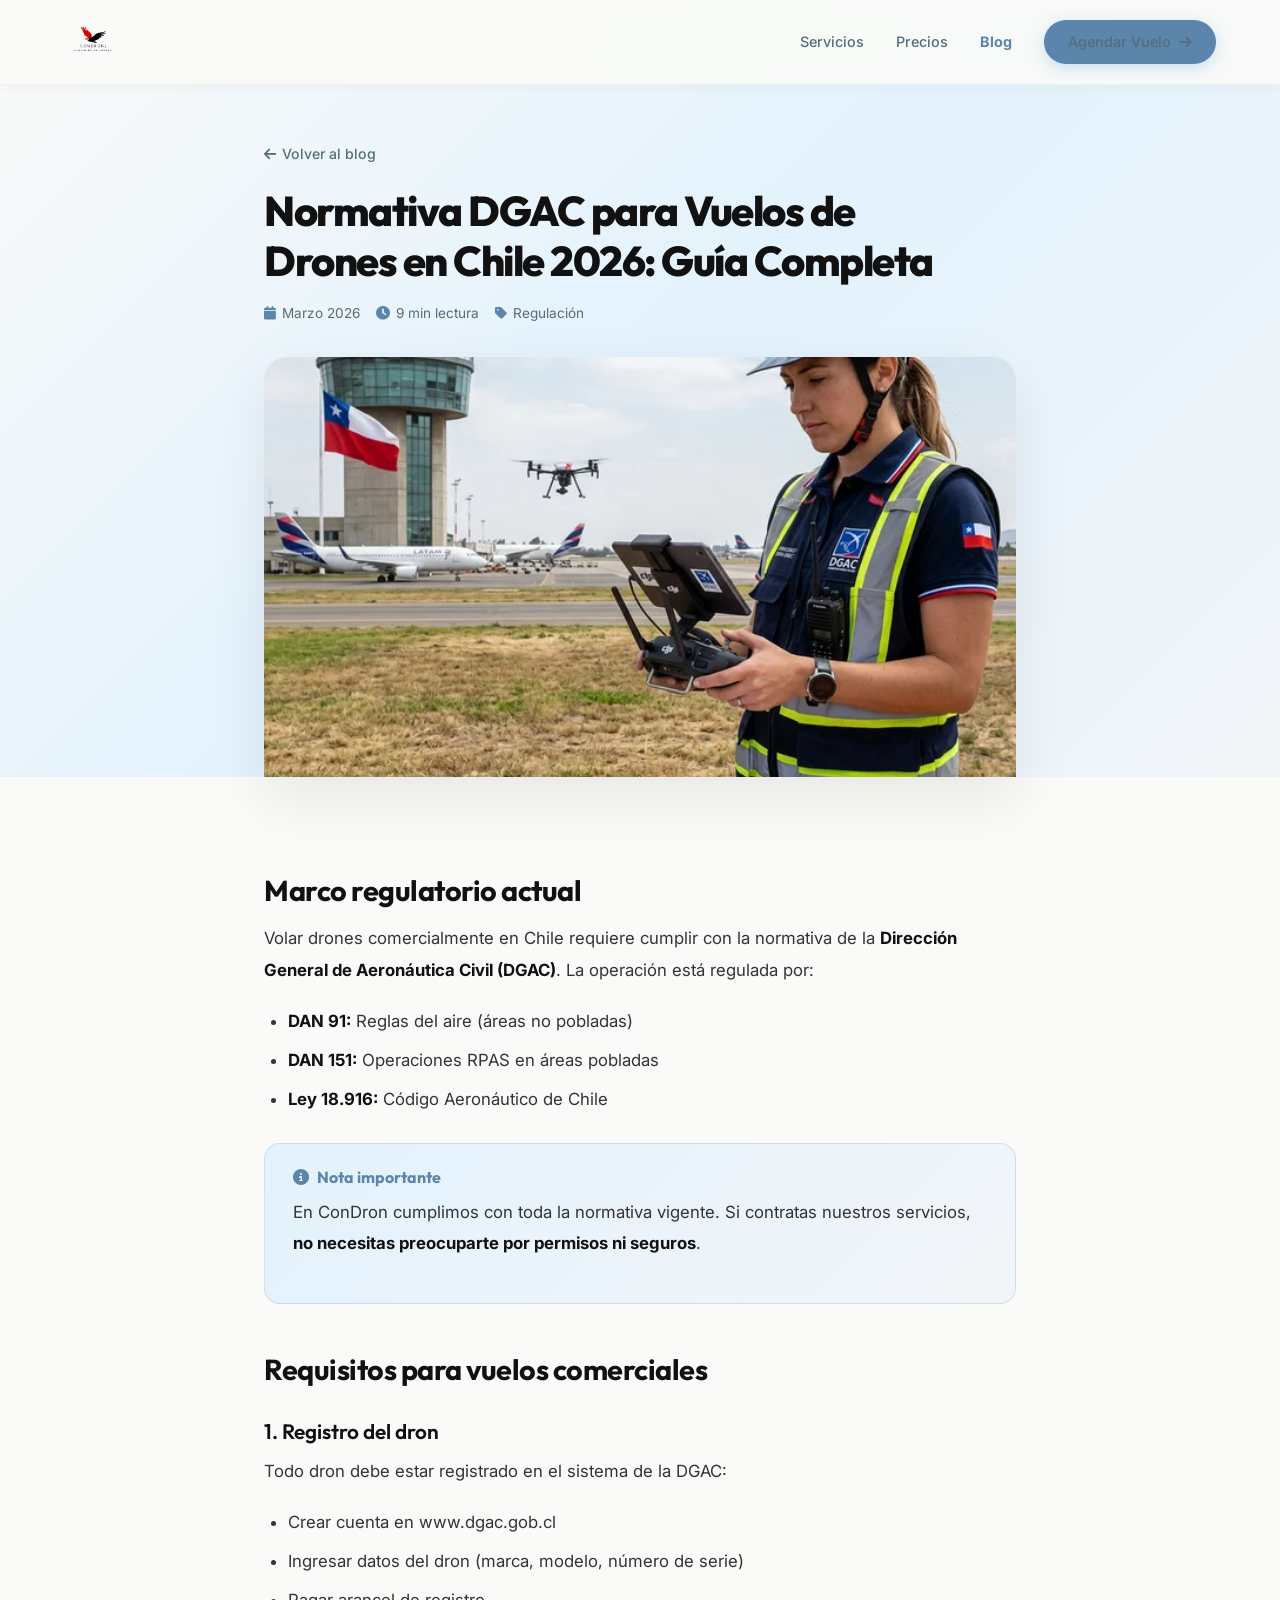
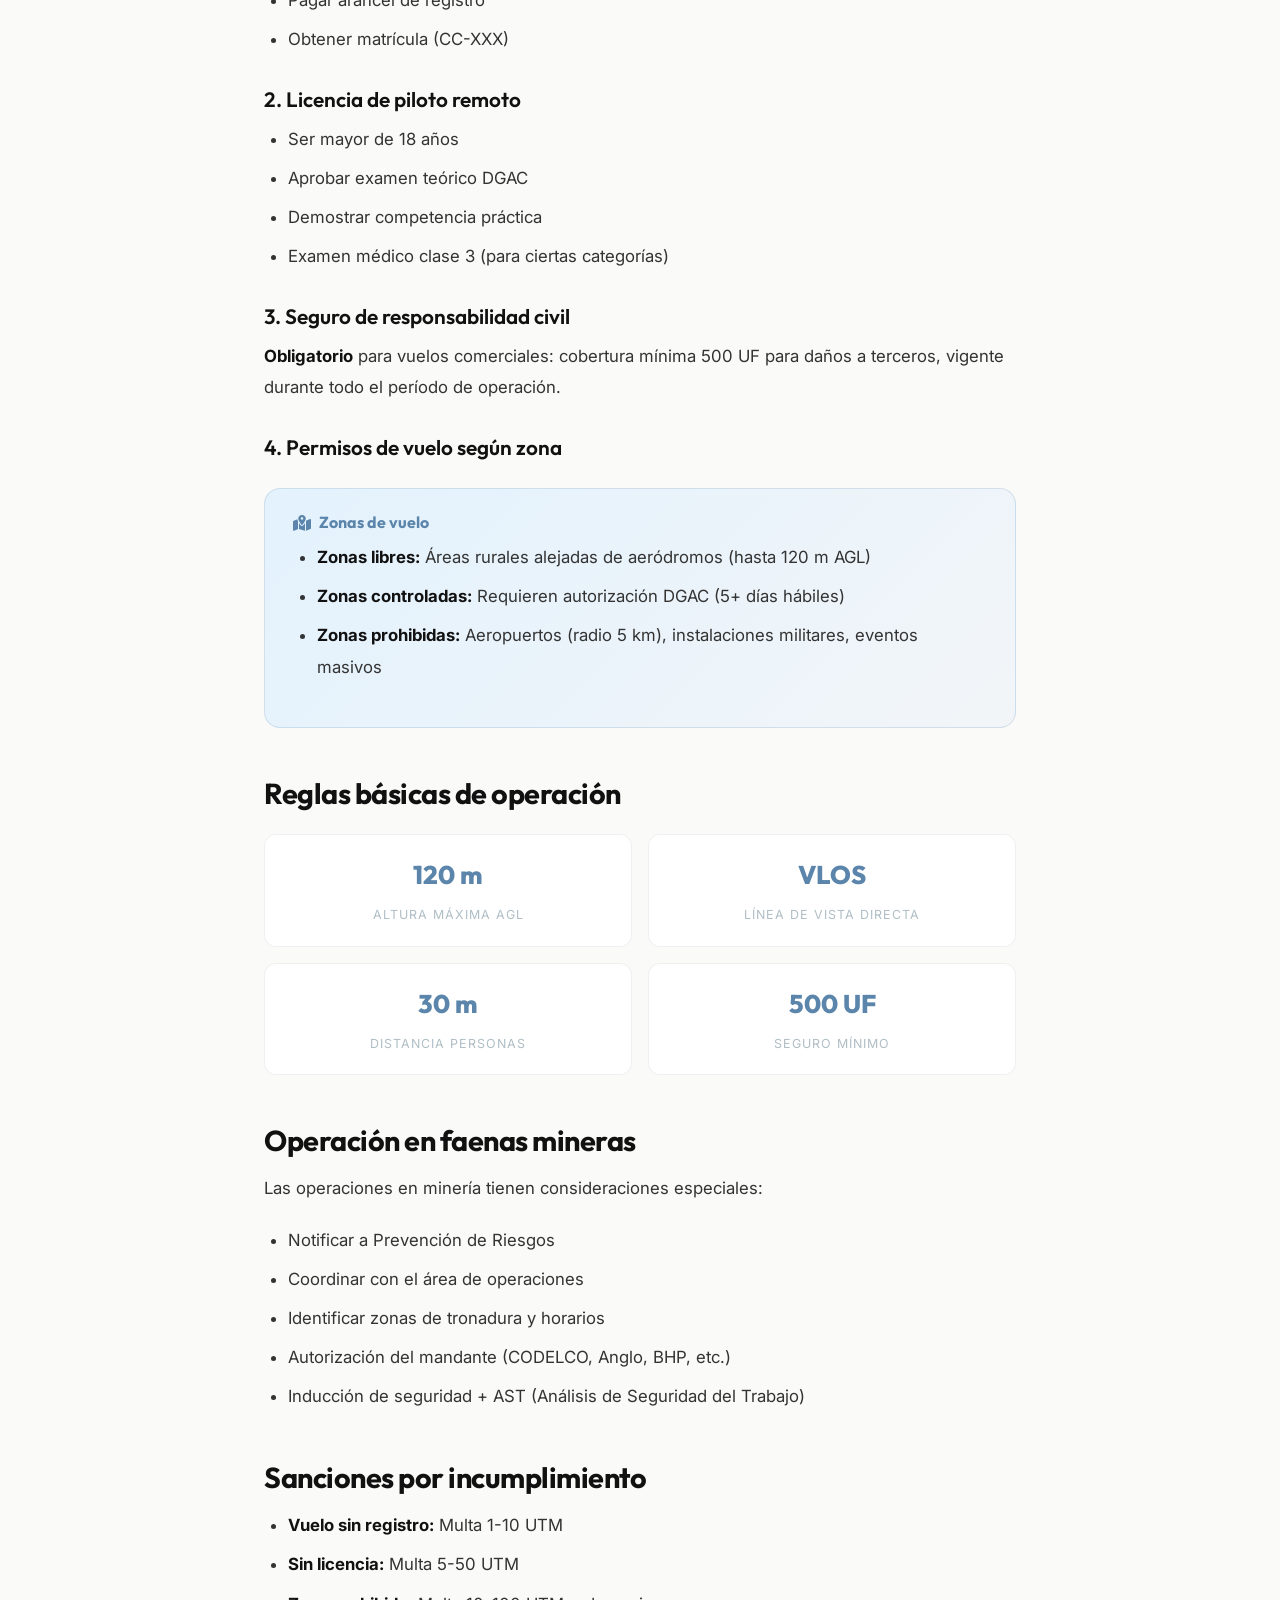
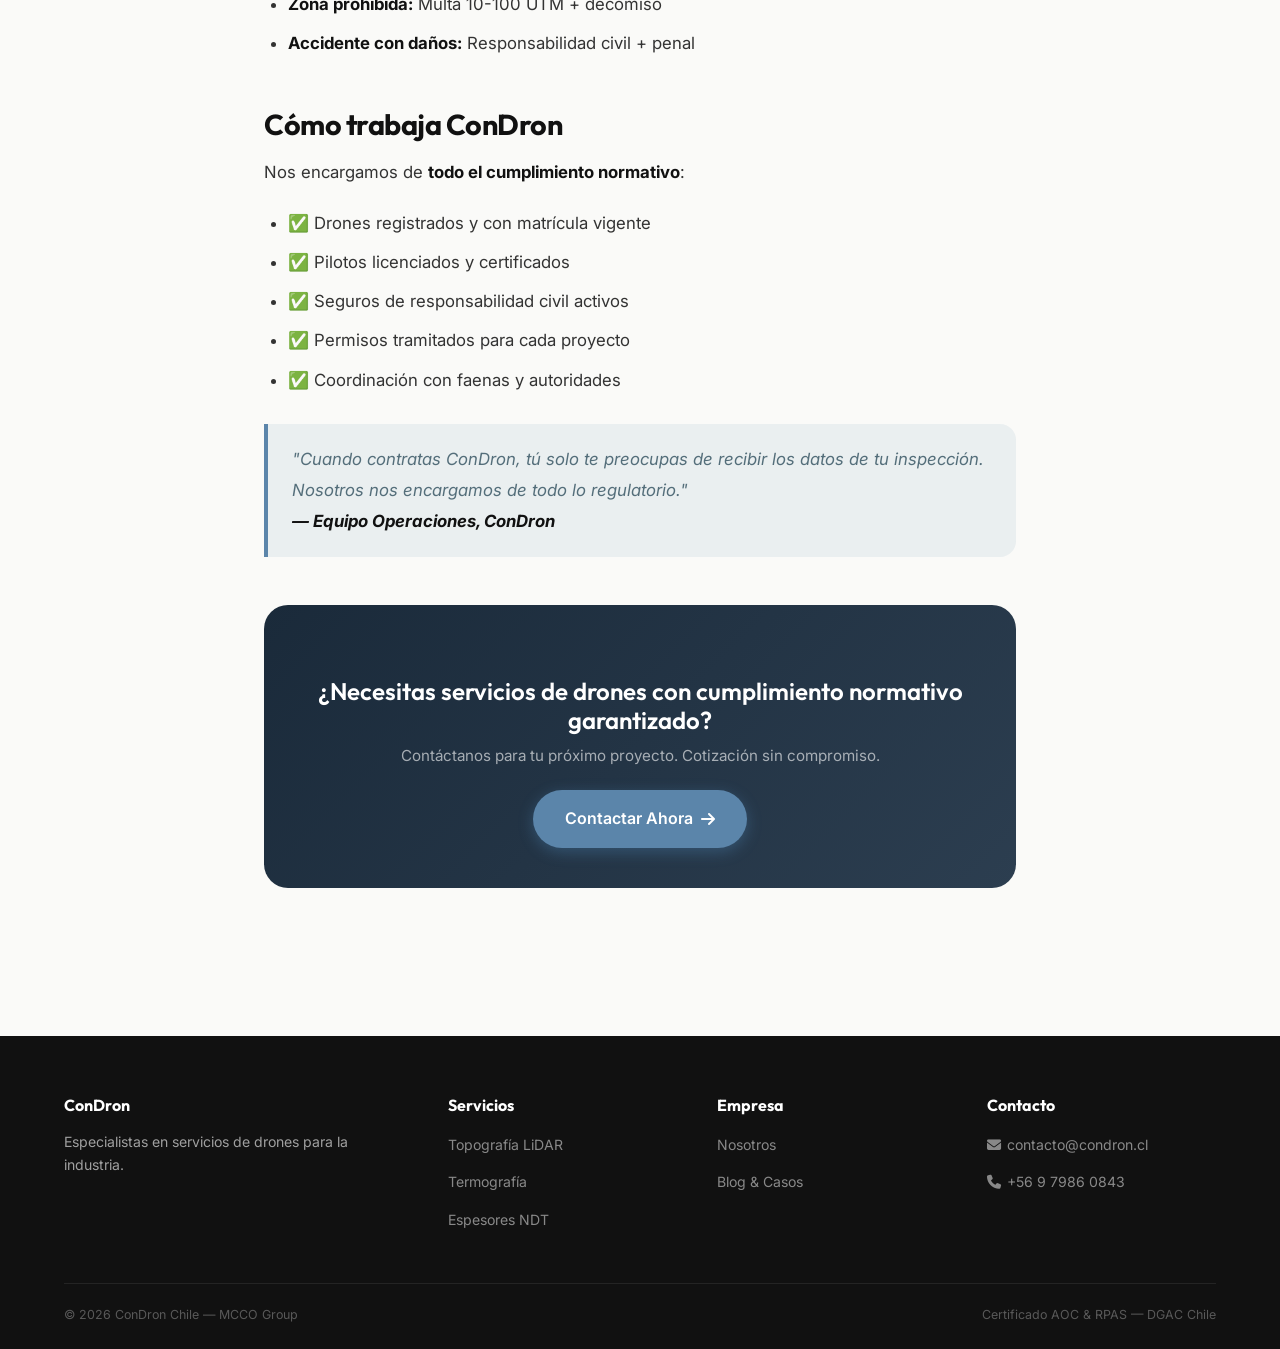
<file: blog/normativa-dgac-drones-chile.html>
<!DOCTYPE html>
<html lang="es-CL">

<head>
    <meta charset="UTF-8">
    <meta name="viewport" content="width=device-width, initial-scale=1.0">
    <link rel="preconnect" href="https://fonts.googleapis.com" crossorigin>
    <link rel="preconnect" href="https://fonts.gstatic.com" crossorigin>

    <title>Normativa DGAC Drones Chile 2026 | Permisos y Requisitos | Guía Completa</title>
    <meta name="description"
        content="Todo sobre la regulación de drones en Chile. Requisitos DGAC, permisos para vuelos comerciales, zonas restringidas y seguros obligatorios.">
    <meta name="robots" content="index, follow">
    <meta property="og:title" content="Normativa DGAC Drones Chile 2026 — ConDron">
    <meta property="og:description" content="Guía completa de regulación para vuelos comerciales con drones en Chile">
    <meta property="og:image" content="https://condron.cl/assets/images/blog-normativa-dgac.webp">
    <link rel="icon" type="image/png" sizes="32x32" href="../logo.png">
    <link rel="canonical" href="https://condron.cl/blog/normativa-dgac-drones-chile.html">

    <script type="application/ld+json">
    {
      "@context": "https://schema.org",
      "@type": "Article",
      "headline": "Normativa DGAC para Vuelos de Drones en Chile 2026: Guía Completa",
      "image": "https://condron.cl/assets/images/blog-normativa-dgac.webp",
      "author": {"@type": "Organization", "name": "ConDron Chile"},
      "publisher": {"@type": "Organization", "name": "ConDron Chile", "logo": {"@type": "ImageObject", "url": "https://condron.cl/logo.png"}},
      "datePublished": "2026-03-03",
      "description": "Guía completa de regulación DGAC para vuelos comerciales con drones en Chile."
    }
    </script>

    <link
        href="https://fonts.googleapis.com/css2?family=Inter:wght@300;400;500;600;700;800;900&family=Outfit:wght@300;400;500;600;700;800&display=swap"
        rel="stylesheet">
    <link rel="stylesheet" href="https://cdnjs.cloudflare.com/ajax/libs/font-awesome/6.5.1/css/all.min.css">
    <link rel="stylesheet" href="blog.css">
</head>

<body>

    <!-- NAVBAR -->
    <nav class="navbar">
        <div class="container">
            <a href="/" class="nav-brand"><img src="../logo.png" alt="ConDron" class="logo-img"></a>
            <ul class="nav-links">
                <li><a href="/#servicios">Servicios</a></li>
                <li><a href="/#precios">Precios</a></li>
                <li><a href="/blog/" class="active">Blog</a></li>
                <li><a href="/#contacto" class="btn-cta">Agendar Vuelo <i class="fa-solid fa-arrow-right"></i></a></li>
            </ul>
            <button class="menu-toggle" aria-label="Menú"><span></span><span></span><span></span></button>
        </div>
    </nav>

    <!-- ARTICLE HERO -->
    <section class="article-hero">
        <div class="container">
            <a href="/blog/" class="back-link"><i class="fa-solid fa-arrow-left"></i> Volver al blog</a>
            <h1>Normativa DGAC para Vuelos de Drones en Chile 2026: Guía Completa</h1>
            <div class="article-meta">
                <span><i class="fa-solid fa-calendar"></i> Marzo 2026</span>
                <span><i class="fa-solid fa-clock"></i> 9 min lectura</span>
                <span><i class="fa-solid fa-tag"></i> Regulación</span>
            </div>
        </div>
        <div class="container">
            <img src="../assets/images/blog-normativa-dgac.webp"
                alt="Piloto certificado DGAC operando dron con documentación reglamentaria" class="article-cover"
                loading="eager" decoding="async">
        </div>
    </section>

    <!-- ARTICLE CONTENT -->
    <article class="article-content">

        <h2>Marco regulatorio actual</h2>
        <p>Volar drones comercialmente en Chile requiere cumplir con la normativa de la <strong>Dirección General de
                Aeronáutica Civil (DGAC)</strong>. La operación está regulada por:</p>
        <ul>
            <li><strong>DAN 91:</strong> Reglas del aire (áreas no pobladas)</li>
            <li><strong>DAN 151:</strong> Operaciones RPAS en áreas pobladas</li>
            <li><strong>Ley 18.916:</strong> Código Aeronáutico de Chile</li>
        </ul>

        <div class="highlight-box">
            <h4><i class="fa-solid fa-circle-info"></i> Nota importante</h4>
            <p>En ConDron cumplimos con toda la normativa vigente. Si contratas nuestros servicios, <strong>no necesitas
                    preocuparte por permisos ni seguros</strong>.</p>
        </div>

        <h2>Requisitos para vuelos comerciales</h2>

        <h3>1. Registro del dron</h3>
        <p>Todo dron debe estar registrado en el sistema de la DGAC:</p>
        <ul>
            <li>Crear cuenta en <a href="https://www.dgac.gob.cl" target="_blank">www.dgac.gob.cl</a></li>
            <li>Ingresar datos del dron (marca, modelo, número de serie)</li>
            <li>Pagar arancel de registro</li>
            <li>Obtener matrícula (CC-XXX)</li>
        </ul>

        <h3>2. Licencia de piloto remoto</h3>
        <ul>
            <li>Ser mayor de 18 años</li>
            <li>Aprobar examen teórico DGAC</li>
            <li>Demostrar competencia práctica</li>
            <li>Examen médico clase 3 (para ciertas categorías)</li>
        </ul>

        <h3>3. Seguro de responsabilidad civil</h3>
        <p><strong>Obligatorio</strong> para vuelos comerciales: cobertura mínima 500 UF para daños a terceros, vigente
            durante todo el período de operación.</p>

        <h3>4. Permisos de vuelo según zona</h3>

        <div class="highlight-box">
            <h4><i class="fa-solid fa-map-location-dot"></i> Zonas de vuelo</h4>
            <ul>
                <li><strong>Zonas libres:</strong> Áreas rurales alejadas de aeródromos (hasta 120 m AGL)</li>
                <li><strong>Zonas controladas:</strong> Requieren autorización DGAC (5+ días hábiles)</li>
                <li><strong>Zonas prohibidas:</strong> Aeropuertos (radio 5 km), instalaciones militares, eventos
                    masivos</li>
            </ul>
        </div>

        <h2>Reglas básicas de operación</h2>

        <div class="specs-grid">
            <div class="spec-item">
                <span class="spec-value">120 m</span>
                <span class="spec-label">Altura máxima AGL</span>
            </div>
            <div class="spec-item">
                <span class="spec-value">VLOS</span>
                <span class="spec-label">Línea de vista directa</span>
            </div>
            <div class="spec-item">
                <span class="spec-value">30 m</span>
                <span class="spec-label">Distancia personas</span>
            </div>
            <div class="spec-item">
                <span class="spec-value">500 UF</span>
                <span class="spec-label">Seguro mínimo</span>
            </div>
        </div>

        <h2>Operación en faenas mineras</h2>
        <p>Las operaciones en minería tienen consideraciones especiales:</p>
        <ul>
            <li>Notificar a Prevención de Riesgos</li>
            <li>Coordinar con el área de operaciones</li>
            <li>Identificar zonas de tronadura y horarios</li>
            <li>Autorización del mandante (CODELCO, Anglo, BHP, etc.)</li>
            <li>Inducción de seguridad + AST (Análisis de Seguridad del Trabajo)</li>
        </ul>

        <h2>Sanciones por incumplimiento</h2>
        <ul>
            <li><strong>Vuelo sin registro:</strong> Multa 1-10 UTM</li>
            <li><strong>Sin licencia:</strong> Multa 5-50 UTM</li>
            <li><strong>Zona prohibida:</strong> Multa 10-100 UTM + decomiso</li>
            <li><strong>Accidente con daños:</strong> Responsabilidad civil + penal</li>
        </ul>

        <h2>Cómo trabaja ConDron</h2>
        <p>Nos encargamos de <strong>todo el cumplimiento normativo</strong>:</p>
        <ul>
            <li>✅ Drones registrados y con matrícula vigente</li>
            <li>✅ Pilotos licenciados y certificados</li>
            <li>✅ Seguros de responsabilidad civil activos</li>
            <li>✅ Permisos tramitados para cada proyecto</li>
            <li>✅ Coordinación con faenas y autoridades</li>
        </ul>

        <blockquote>
            "Cuando contratas ConDron, tú solo te preocupas de recibir los datos de tu inspección. Nosotros nos
            encargamos de todo lo regulatorio."
            <br><strong>— Equipo Operaciones, ConDron</strong>
        </blockquote>

        <!-- CTA -->
        <div class="article-cta">
            <h3>¿Necesitas servicios de drones con cumplimiento normativo garantizado?</h3>
            <p>Contáctanos para tu próximo proyecto. Cotización sin compromiso.</p>
            <a href="/#contacto" class="btn-cta">Contactar Ahora <i class="fa-solid fa-arrow-right"></i></a>
        </div>

    </article>

    <!-- FOOTER -->
    <footer class="footer">
        <div class="container">
            <div class="footer-grid">
                <div class="footer-brand">
                    <h5>ConDron</h5>
                    <p>Especialistas en servicios de drones para la industria.</p>
                </div>
                <div>
                    <h5>Servicios</h5>
                    <ul class="footer-links">
                        <li><a href="/#servicios">Topografía LiDAR</a></li>
                        <li><a href="/#servicios">Termografía</a></li>
                        <li><a href="/#servicios">Espesores NDT</a></li>
                    </ul>
                </div>
                <div>
                    <h5>Empresa</h5>
                    <ul class="footer-links">
                        <li><a href="/#nosotros">Nosotros</a></li>
                        <li><a href="/blog/">Blog & Casos</a></li>
                    </ul>
                </div>
                <div>
                    <h5>Contacto</h5>
                    <ul class="footer-links">
                        <li><a href="mailto:contacto@condron.cl"><i class="fa-solid fa-envelope"
                                    style="width:16px;"></i> contacto@condron.cl</a></li>
                        <li><a href="tel:+56979860843"><i class="fa-solid fa-phone" style="width:16px;"></i> +56 9 7986
                                0843</a></li>
                    </ul>
                </div>
            </div>
            <div class="footer-bottom">
                <span>&copy; 2026 ConDron Chile — MCCO Group</span>
                <span>Certificado AOC & RPAS — DGAC Chile</span>
            </div>
        </div>
    </footer>

</body>

</html>
</file>
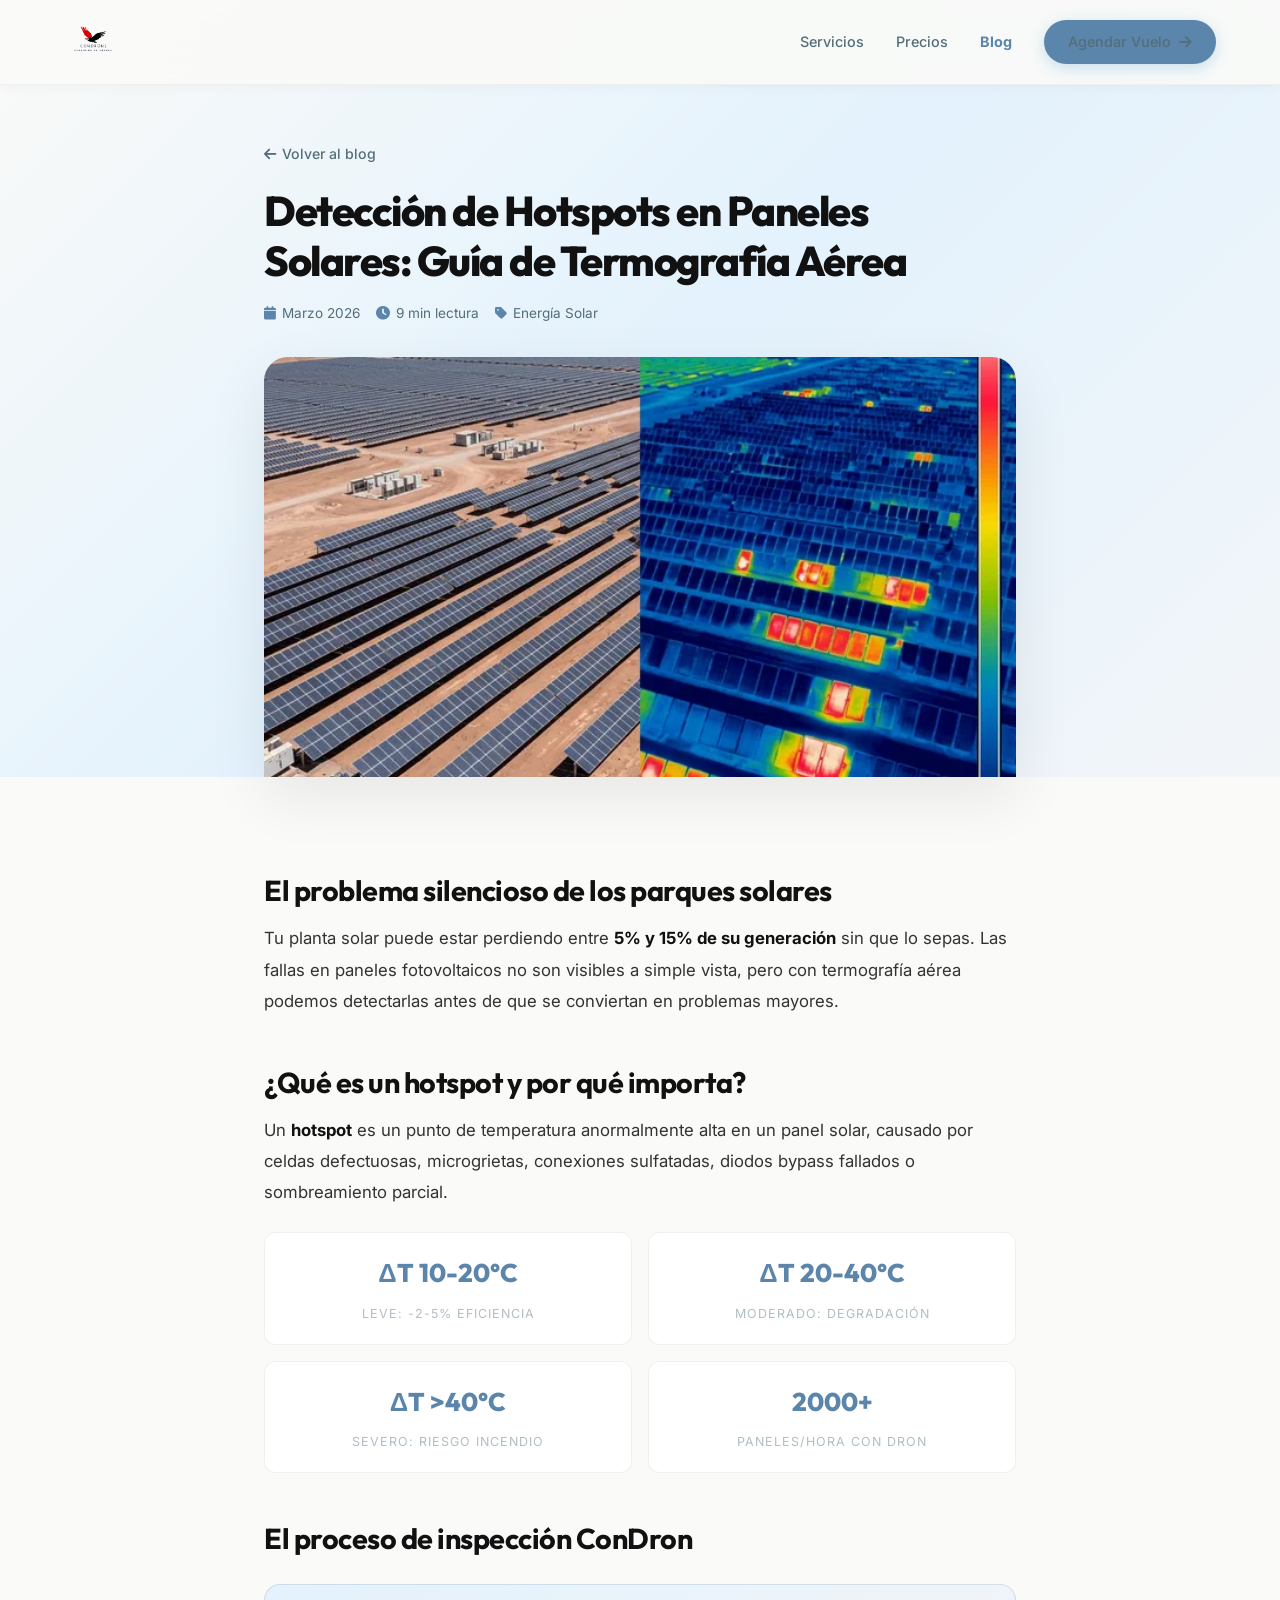
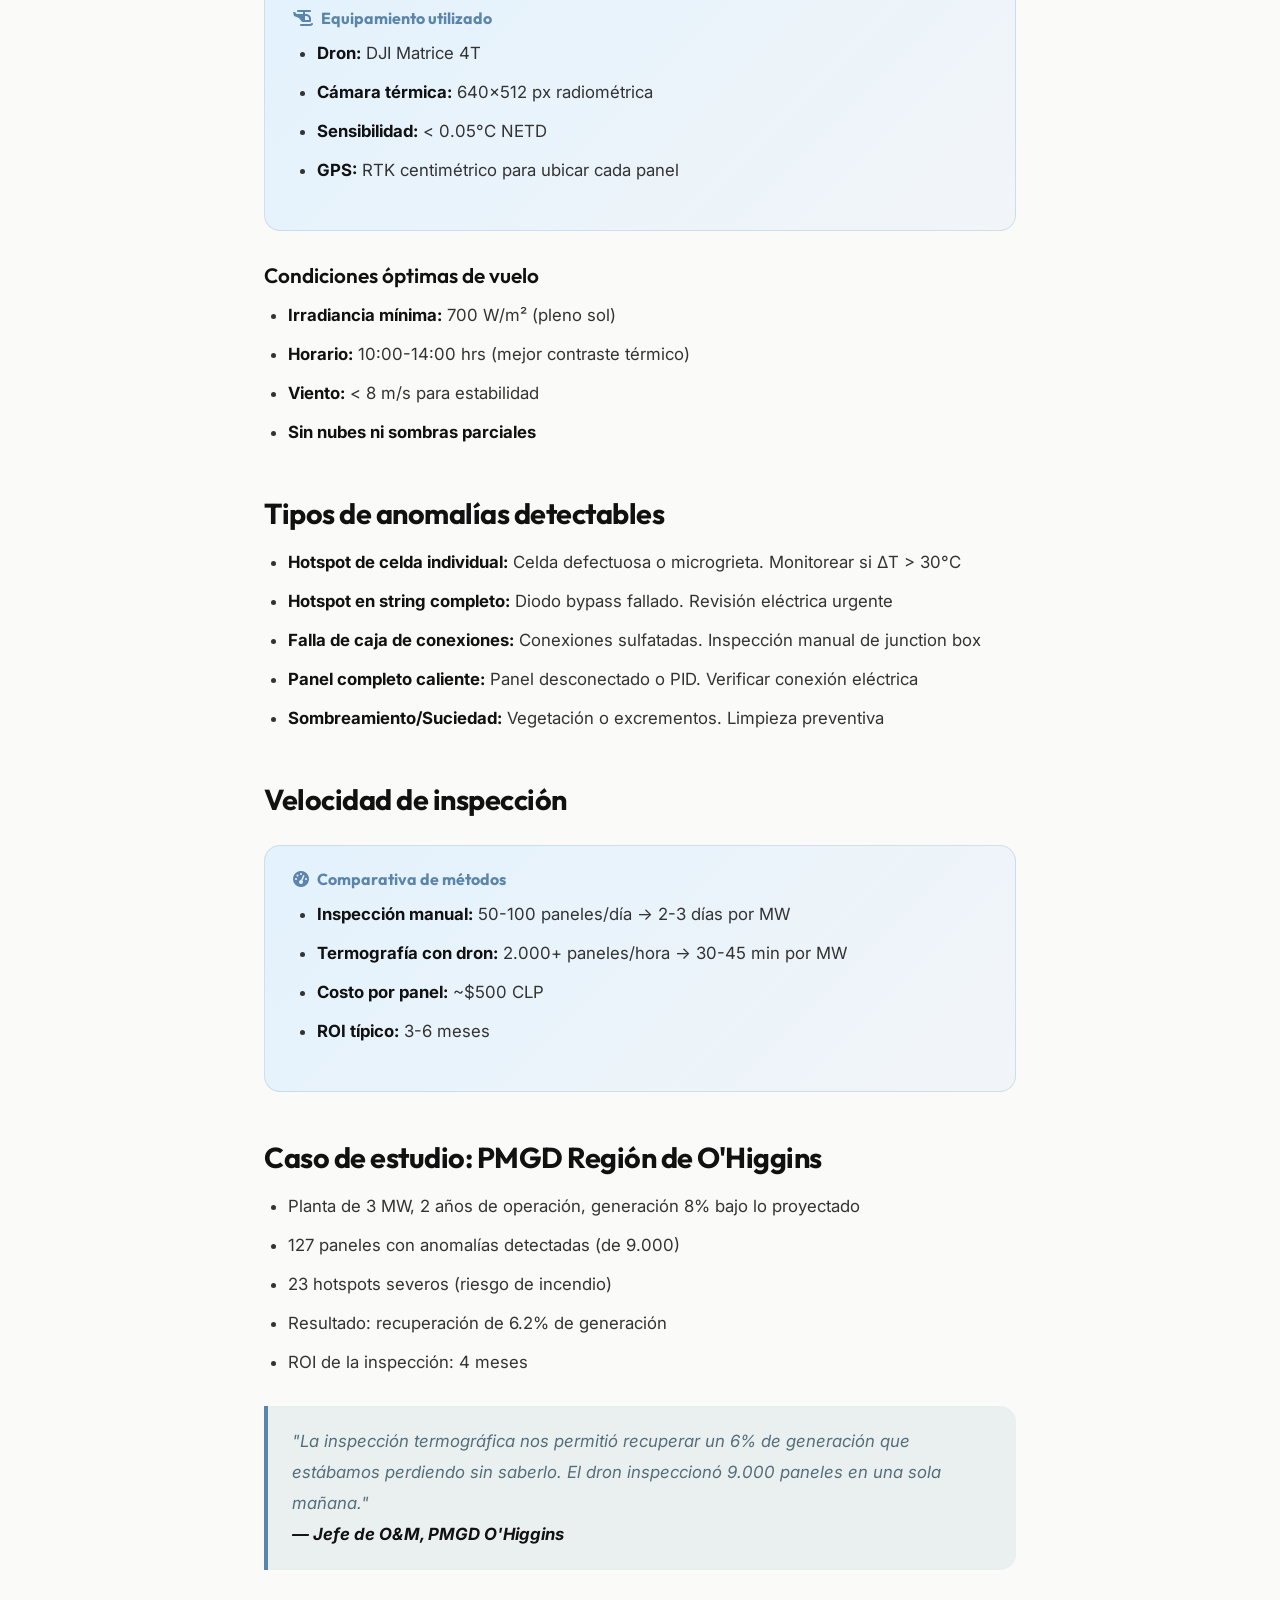
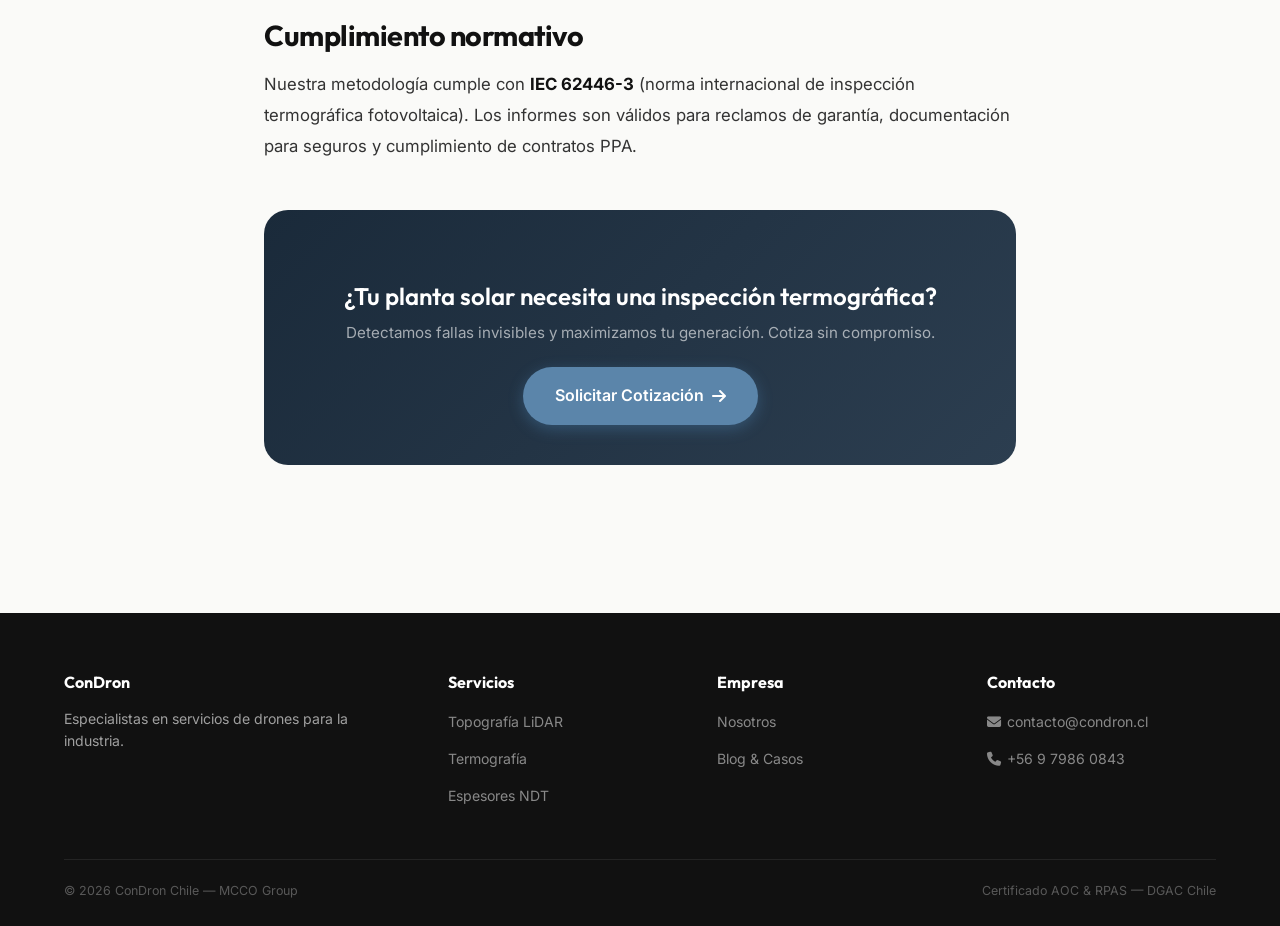
<file: blog/termografia-paneles-solares.html>
<!DOCTYPE html>
<html lang="es-CL">

<head>
    <meta charset="UTF-8">
    <meta name="viewport" content="width=device-width, initial-scale=1.0">
    <link rel="preconnect" href="https://fonts.googleapis.com" crossorigin>
    <link rel="preconnect" href="https://fonts.gstatic.com" crossorigin>

    <title>Termografía en Paneles Solares con Drones | Detección de Hotspots | Chile</title>
    <meta name="description"
        content="Inspección térmica de plantas fotovoltaicas con drones. Detecta celdas quemadas y maximiza generación. Servicio para PMGD y parques solares en Chile.">
    <meta name="robots" content="index, follow">
    <meta property="og:title" content="Termografía en Paneles Solares — ConDron Chile">
    <meta property="og:description"
        content="Detecta hotspots en tu planta solar con drones e inspección termográfica aérea">
    <meta property="og:image" content="https://condron.cl/assets/images/blog-termografia-solar.webp">
    <link rel="icon" type="image/png" sizes="32x32" href="../logo.png">
    <link rel="canonical" href="https://condron.cl/blog/termografia-paneles-solares.html">

    <script type="application/ld+json">
    {
      "@context": "https://schema.org",
      "@type": "Article",
      "headline": "Detección de Hotspots en Paneles Solares: Guía Completa de Termografía Aérea",
      "image": "https://condron.cl/assets/images/blog-termografia-solar.webp",
      "author": {"@type": "Organization", "name": "ConDron Chile"},
      "publisher": {"@type": "Organization", "name": "ConDron Chile", "logo": {"@type": "ImageObject", "url": "https://condron.cl/logo.png"}},
      "datePublished": "2026-03-03",
      "description": "Guía completa de inspección termográfica con drones para plantas solares fotovoltaicas."
    }
    </script>

    <link
        href="https://fonts.googleapis.com/css2?family=Inter:wght@300;400;500;600;700;800;900&family=Outfit:wght@300;400;500;600;700;800&display=swap"
        rel="stylesheet">
    <link rel="stylesheet" href="https://cdnjs.cloudflare.com/ajax/libs/font-awesome/6.5.1/css/all.min.css">
    <link rel="stylesheet" href="blog.css">
</head>

<body>

    <!-- NAVBAR -->
    <nav class="navbar">
        <div class="container">
            <a href="/" class="nav-brand"><img src="../logo.png" alt="ConDron" class="logo-img"></a>
            <ul class="nav-links">
                <li><a href="/#servicios">Servicios</a></li>
                <li><a href="/#precios">Precios</a></li>
                <li><a href="/blog/" class="active">Blog</a></li>
                <li><a href="/#contacto" class="btn-cta">Agendar Vuelo <i class="fa-solid fa-arrow-right"></i></a></li>
            </ul>
            <button class="menu-toggle" aria-label="Menú"><span></span><span></span><span></span></button>
        </div>
    </nav>

    <!-- ARTICLE HERO -->
    <section class="article-hero">
        <div class="container">
            <a href="/blog/" class="back-link"><i class="fa-solid fa-arrow-left"></i> Volver al blog</a>
            <h1>Detección de Hotspots en Paneles Solares: Guía de Termografía Aérea</h1>
            <div class="article-meta">
                <span><i class="fa-solid fa-calendar"></i> Marzo 2026</span>
                <span><i class="fa-solid fa-clock"></i> 9 min lectura</span>
                <span><i class="fa-solid fa-tag"></i> Energía Solar</span>
            </div>
        </div>
        <div class="container">
            <img src="../assets/images/blog-termografia-solar.webp"
                alt="Imagen termográfica aérea de planta solar con hotspots detectados" class="article-cover"
                loading="eager" decoding="async">
        </div>
    </section>

    <!-- ARTICLE CONTENT -->
    <article class="article-content">

        <h2>El problema silencioso de los parques solares</h2>
        <p>Tu planta solar puede estar perdiendo entre <strong>5% y 15% de su generación</strong> sin que lo sepas. Las
            fallas en paneles fotovoltaicos no son visibles a simple vista, pero con termografía aérea podemos
            detectarlas antes de que se conviertan en problemas mayores.</p>

        <h2>¿Qué es un hotspot y por qué importa?</h2>
        <p>Un <strong>hotspot</strong> es un punto de temperatura anormalmente alta en un panel solar, causado por
            celdas defectuosas, microgrietas, conexiones sulfatadas, diodos bypass fallados o sombreamiento parcial.</p>

        <div class="specs-grid">
            <div class="spec-item">
                <span class="spec-value">ΔT 10-20°C</span>
                <span class="spec-label">Leve: -2-5% eficiencia</span>
            </div>
            <div class="spec-item">
                <span class="spec-value">ΔT 20-40°C</span>
                <span class="spec-label">Moderado: degradación</span>
            </div>
            <div class="spec-item">
                <span class="spec-value">ΔT >40°C</span>
                <span class="spec-label">Severo: riesgo incendio</span>
            </div>
            <div class="spec-item">
                <span class="spec-value">2000+</span>
                <span class="spec-label">Paneles/hora con dron</span>
            </div>
        </div>

        <h2>El proceso de inspección ConDron</h2>

        <div class="highlight-box">
            <h4><i class="fa-solid fa-helicopter"></i> Equipamiento utilizado</h4>
            <ul>
                <li><strong>Dron:</strong> DJI Matrice 4T</li>
                <li><strong>Cámara térmica:</strong> 640×512 px radiométrica</li>
                <li><strong>Sensibilidad:</strong>
                    < 0.05°C NETD</li>
                <li><strong>GPS:</strong> RTK centimétrico para ubicar cada panel</li>
            </ul>
        </div>

        <h3>Condiciones óptimas de vuelo</h3>
        <ul>
            <li><strong>Irradiancia mínima:</strong> 700 W/m² (pleno sol)</li>
            <li><strong>Horario:</strong> 10:00-14:00 hrs (mejor contraste térmico)</li>
            <li><strong>Viento:</strong>
                < 8 m/s para estabilidad</li>
            <li><strong>Sin nubes ni sombras parciales</strong></li>
        </ul>

        <h2>Tipos de anomalías detectables</h2>
        <ul>
            <li><strong>Hotspot de celda individual:</strong> Celda defectuosa o microgrieta. Monitorear si ΔT > 30°C
            </li>
            <li><strong>Hotspot en string completo:</strong> Diodo bypass fallado. Revisión eléctrica urgente</li>
            <li><strong>Falla de caja de conexiones:</strong> Conexiones sulfatadas. Inspección manual de junction box
            </li>
            <li><strong>Panel completo caliente:</strong> Panel desconectado o PID. Verificar conexión eléctrica</li>
            <li><strong>Sombreamiento/Suciedad:</strong> Vegetación o excrementos. Limpieza preventiva</li>
        </ul>

        <h2>Velocidad de inspección</h2>

        <div class="highlight-box">
            <h4><i class="fa-solid fa-gauge-high"></i> Comparativa de métodos</h4>
            <ul>
                <li><strong>Inspección manual:</strong> 50-100 paneles/día → 2-3 días por MW</li>
                <li><strong>Termografía con dron:</strong> 2.000+ paneles/hora → 30-45 min por MW</li>
                <li><strong>Costo por panel:</strong> ~$500 CLP</li>
                <li><strong>ROI típico:</strong> 3-6 meses</li>
            </ul>
        </div>

        <h2>Caso de estudio: PMGD Región de O'Higgins</h2>
        <ul>
            <li>Planta de 3 MW, 2 años de operación, generación 8% bajo lo proyectado</li>
            <li>127 paneles con anomalías detectadas (de 9.000)</li>
            <li>23 hotspots severos (riesgo de incendio)</li>
            <li>Resultado: recuperación de 6.2% de generación</li>
            <li>ROI de la inspección: 4 meses</li>
        </ul>

        <blockquote>
            "La inspección termográfica nos permitió recuperar un 6% de generación que estábamos perdiendo sin saberlo.
            El dron inspeccionó 9.000 paneles en una sola mañana."
            <br><strong>— Jefe de O&M, PMGD O'Higgins</strong>
        </blockquote>

        <h2>Cumplimiento normativo</h2>
        <p>Nuestra metodología cumple con <strong>IEC 62446-3</strong> (norma internacional de inspección termográfica
            fotovoltaica). Los informes son válidos para reclamos de garantía, documentación para seguros y
            cumplimiento de contratos PPA.</p>

        <!-- CTA -->
        <div class="article-cta">
            <h3>¿Tu planta solar necesita una inspección termográfica?</h3>
            <p>Detectamos fallas invisibles y maximizamos tu generación. Cotiza sin compromiso.</p>
            <a href="/#contacto" class="btn-cta">Solicitar Cotización <i class="fa-solid fa-arrow-right"></i></a>
        </div>

    </article>

    <!-- FOOTER -->
    <footer class="footer">
        <div class="container">
            <div class="footer-grid">
                <div class="footer-brand">
                    <h5>ConDron</h5>
                    <p>Especialistas en servicios de drones para la industria.</p>
                </div>
                <div>
                    <h5>Servicios</h5>
                    <ul class="footer-links">
                        <li><a href="/#servicios">Topografía LiDAR</a></li>
                        <li><a href="/#servicios">Termografía</a></li>
                        <li><a href="/#servicios">Espesores NDT</a></li>
                    </ul>
                </div>
                <div>
                    <h5>Empresa</h5>
                    <ul class="footer-links">
                        <li><a href="/#nosotros">Nosotros</a></li>
                        <li><a href="/blog/">Blog & Casos</a></li>
                    </ul>
                </div>
                <div>
                    <h5>Contacto</h5>
                    <ul class="footer-links">
                        <li><a href="mailto:contacto@condron.cl"><i class="fa-solid fa-envelope"
                                    style="width:16px;"></i> contacto@condron.cl</a></li>
                        <li><a href="tel:+56979860843"><i class="fa-solid fa-phone" style="width:16px;"></i> +56 9 7986
                                0843</a></li>
                    </ul>
                </div>
            </div>
            <div class="footer-bottom">
                <span>&copy; 2026 ConDron Chile — MCCO Group</span>
                <span>Certificado AOC & RPAS — DGAC Chile</span>
            </div>
        </div>
    </footer>

</body>

</html>
</file>
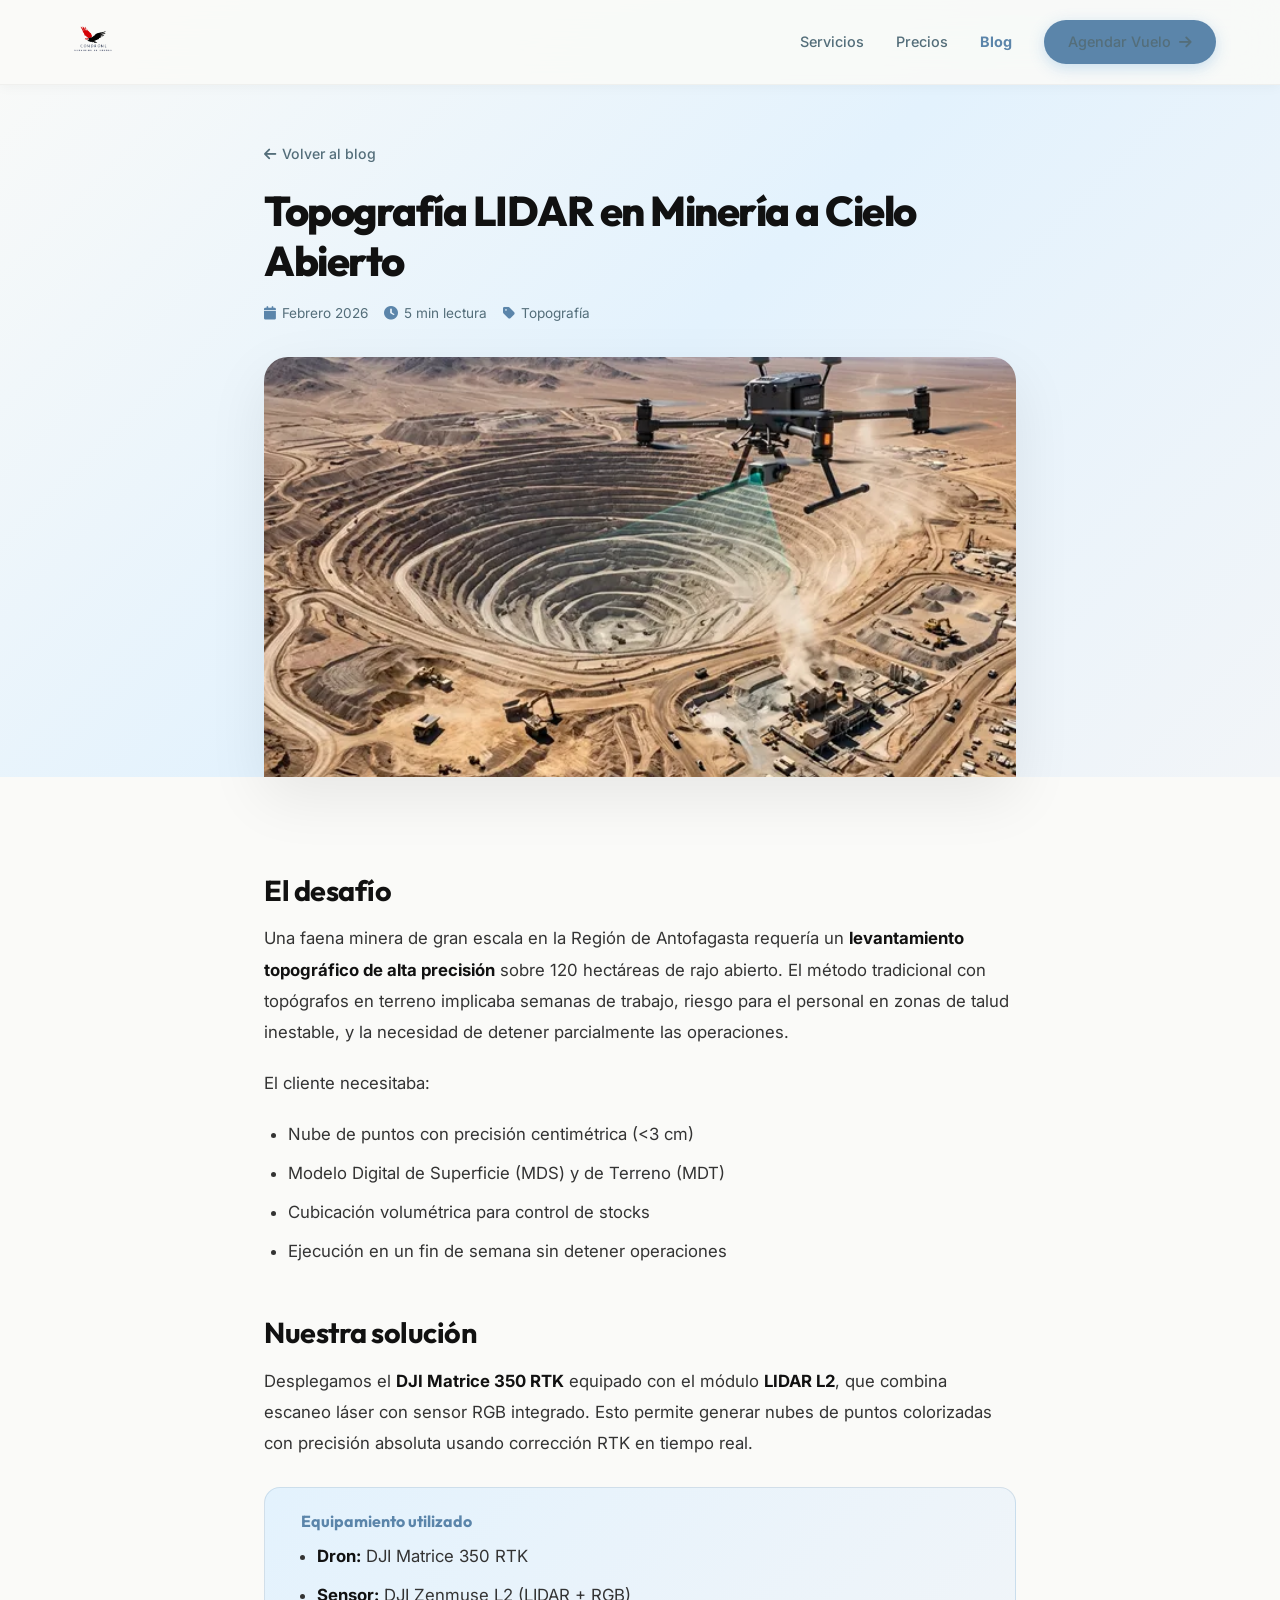
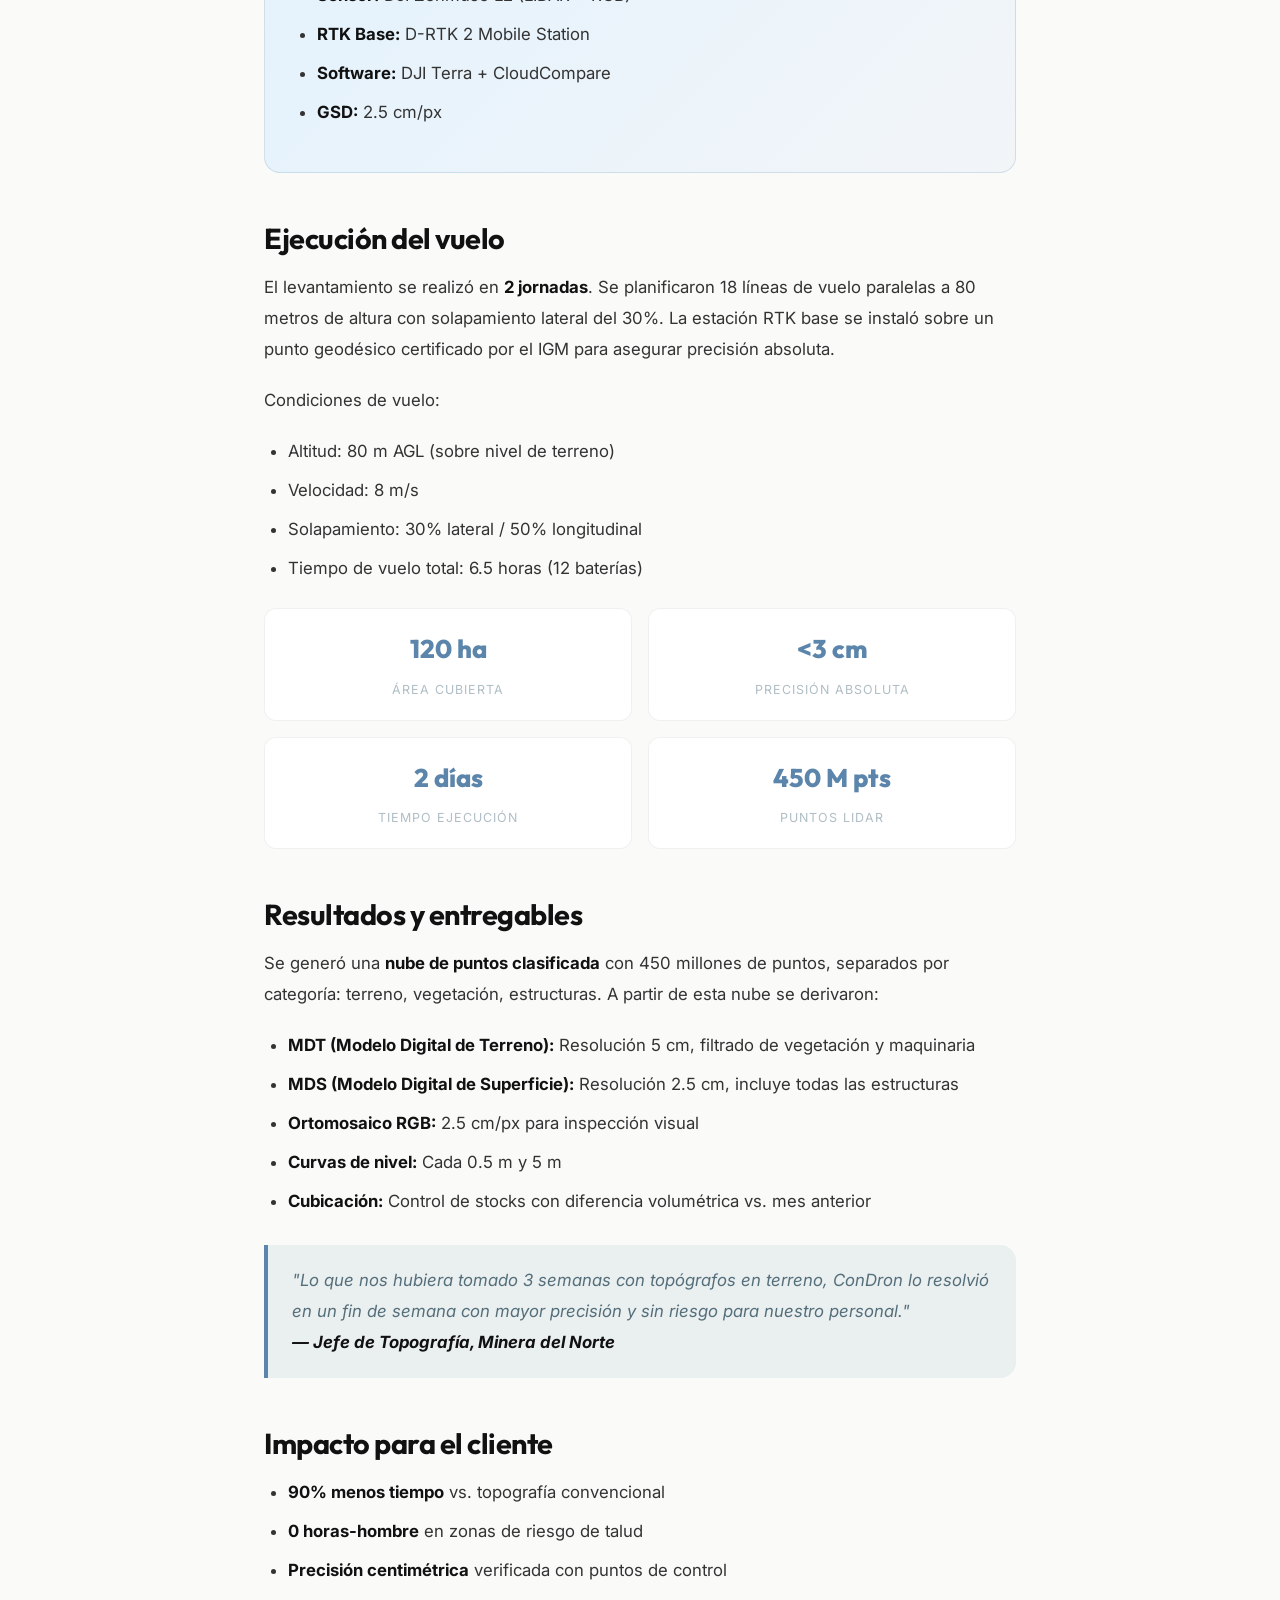
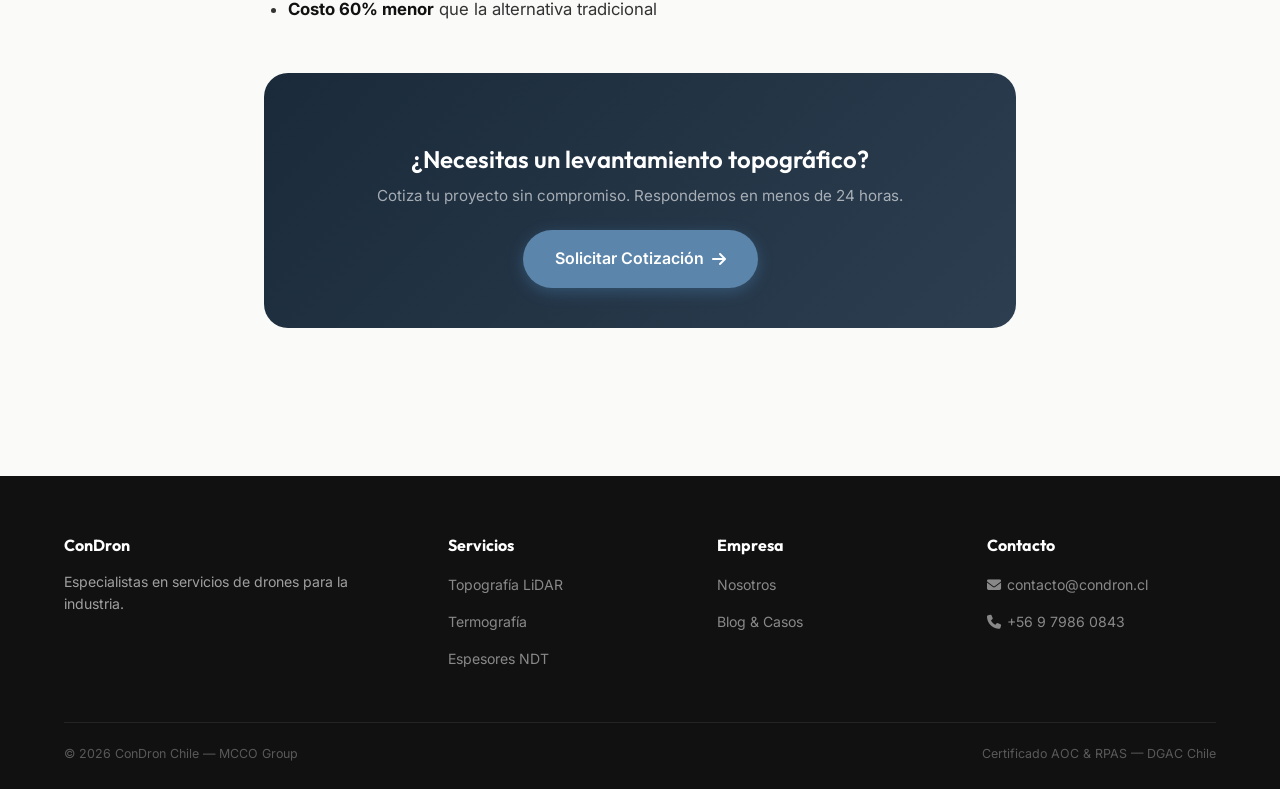
<file: blog/topografia-lidar-mineria.html>
<!DOCTYPE html>
<html lang="es-CL">

<head>
    <meta charset="UTF-8">
    <meta name="viewport" content="width=device-width, initial-scale=1.0">
    <link rel="preconnect" href="https://fonts.googleapis.com" crossorigin>
    <link rel="preconnect" href="https://fonts.gstatic.com" crossorigin>

    <title>Topografía LIDAR en Minería a Cielo Abierto | ConDron</title>
    <meta name="description"
        content="Caso de estudio: levantamiento topográfico con LIDAR de 120 hectáreas en rajo minero del norte de Chile usando Matrice 350 RTK + módulo L2.">
    <meta name="robots" content="index, follow">
    <meta property="og:title" content="Topografía LIDAR en Minería — ConDron">
    <meta property="og:description" content="120 hectáreas topografiadas con precisión centimétrica usando drones">
    <meta property="og:image" content="https://condron.cl/assets/images/topografia-lidar.webp">
    <link rel="icon" type="image/png" sizes="32x32" href="../logo.png">
    <link rel="canonical" href="https://condron.cl/blog/topografia-lidar-mineria.html">

    <link
        href="https://fonts.googleapis.com/css2?family=Inter:wght@300;400;500;600;700;800;900&family=Outfit:wght@300;400;500;600;700;800&display=swap"
        rel="stylesheet">
    <link rel="stylesheet" href="https://cdnjs.cloudflare.com/ajax/libs/font-awesome/6.5.1/css/all.min.css">
    <link rel="stylesheet" href="blog.css">
</head>

<body>

    <!-- NAVBAR -->
    <nav class="navbar">
        <div class="container">
            <a href="/" class="nav-brand"><img src="../logo.png" alt="ConDron" class="logo-img"></a>
            <ul class="nav-links">
                <li><a href="/#servicios">Servicios</a></li>
                <li><a href="/#precios">Precios</a></li>
                <li><a href="/blog/" class="active">Blog</a></li>
                <li><a href="/#contacto" class="btn-cta">Agendar Vuelo <i class="fa-solid fa-arrow-right"></i></a></li>
            </ul>
            <button class="menu-toggle" aria-label="Menú"><span></span><span></span><span></span></button>
        </div>
    </nav>

    <!-- ARTICLE HERO -->
    <section class="article-hero">
        <div class="container">
            <a href="/blog/" class="back-link"><i class="fa-solid fa-arrow-left"></i> Volver al blog</a>
            <h1>Topografía LIDAR en Minería a Cielo Abierto</h1>
            <div class="article-meta">
                <span><i class="fa-solid fa-calendar"></i> Febrero 2026</span>
                <span><i class="fa-solid fa-clock"></i> 5 min lectura</span>
                <span><i class="fa-solid fa-tag"></i> Topografía</span>
            </div>
        </div>
        <div class="container">
            <img src="../assets/images/topografia-lidar.webp"
                alt="Vista aérea de levantamiento topográfico LIDAR en rajo minero" class="article-cover"
                loading="eager" decoding="async">
        </div>
    </section>

    <!-- ARTICLE CONTENT -->
    <article class="article-content">

        <h2>El desafío</h2>
        <p>Una faena minera de gran escala en la Región de Antofagasta requería un <strong>levantamiento topográfico de
                alta precisión</strong> sobre 120 hectáreas de rajo abierto. El método tradicional con topógrafos en
            terreno implicaba semanas de trabajo, riesgo para el personal en zonas de talud inestable, y la necesidad de
            detener parcialmente las operaciones.</p>

        <p>El cliente necesitaba:</p>
        <ul>
            <li>Nube de puntos con precisión centimétrica (&lt;3 cm)</li>
            <li>Modelo Digital de Superficie (MDS) y de Terreno (MDT)</li>
            <li>Cubicación volumétrica para control de stocks</li>
            <li>Ejecución en un fin de semana sin detener operaciones</li>
        </ul>

        <h2>Nuestra solución</h2>
        <p>Desplegamos el <strong>DJI Matrice 350 RTK</strong> equipado con el módulo <strong>LIDAR L2</strong>, que
            combina escaneo láser con sensor RGB integrado. Esto permite generar nubes de puntos colorizadas con
            precisión absoluta usando corrección RTK en tiempo real.</p>

        <div class="highlight-box">
            <h4><i class="fa-solid fa-drone"></i> Equipamiento utilizado</h4>
            <ul>
                <li><strong>Dron:</strong> DJI Matrice 350 RTK</li>
                <li><strong>Sensor:</strong> DJI Zenmuse L2 (LIDAR + RGB)</li>
                <li><strong>RTK Base:</strong> D-RTK 2 Mobile Station</li>
                <li><strong>Software:</strong> DJI Terra + CloudCompare</li>
                <li><strong>GSD:</strong> 2.5 cm/px</li>
            </ul>
        </div>

        <h2>Ejecución del vuelo</h2>
        <p>El levantamiento se realizó en <strong>2 jornadas</strong>. Se planificaron 18 líneas de vuelo paralelas a 80
            metros de altura con solapamiento lateral del 30%. La estación RTK base se instaló sobre un punto geodésico
            certificado por el IGM para asegurar precisión absoluta.</p>

        <p>Condiciones de vuelo:</p>
        <ul>
            <li>Altitud: 80 m AGL (sobre nivel de terreno)</li>
            <li>Velocidad: 8 m/s</li>
            <li>Solapamiento: 30% lateral / 50% longitudinal</li>
            <li>Tiempo de vuelo total: 6.5 horas (12 baterías)</li>
        </ul>

        <div class="specs-grid">
            <div class="spec-item">
                <span class="spec-value">120 ha</span>
                <span class="spec-label">Área cubierta</span>
            </div>
            <div class="spec-item">
                <span class="spec-value">&lt;3 cm</span>
                <span class="spec-label">Precisión absoluta</span>
            </div>
            <div class="spec-item">
                <span class="spec-value">2 días</span>
                <span class="spec-label">Tiempo ejecución</span>
            </div>
            <div class="spec-item">
                <span class="spec-value">450 M pts</span>
                <span class="spec-label">Puntos LIDAR</span>
            </div>
        </div>

        <h2>Resultados y entregables</h2>
        <p>Se generó una <strong>nube de puntos clasificada</strong> con 450 millones de puntos, separados por
            categoría: terreno, vegetación, estructuras. A partir de esta nube se derivaron:</p>

        <ul>
            <li><strong>MDT (Modelo Digital de Terreno):</strong> Resolución 5 cm, filtrado de vegetación y maquinaria
            </li>
            <li><strong>MDS (Modelo Digital de Superficie):</strong> Resolución 2.5 cm, incluye todas las estructuras
            </li>
            <li><strong>Ortomosaico RGB:</strong> 2.5 cm/px para inspección visual</li>
            <li><strong>Curvas de nivel:</strong> Cada 0.5 m y 5 m</li>
            <li><strong>Cubicación:</strong> Control de stocks con diferencia volumétrica vs. mes anterior</li>
        </ul>

        <blockquote>
            "Lo que nos hubiera tomado 3 semanas con topógrafos en terreno, ConDron lo resolvió en un fin de semana con
            mayor precisión y sin riesgo para nuestro personal."
            <br><strong>— Jefe de Topografía, Minera del Norte</strong>
        </blockquote>

        <h2>Impacto para el cliente</h2>
        <ul>
            <li><strong>90% menos tiempo</strong> vs. topografía convencional</li>
            <li><strong>0 horas-hombre</strong> en zonas de riesgo de talud</li>
            <li><strong>Precisión centimétrica</strong> verificada con puntos de control</li>
            <li><strong>Costo 60% menor</strong> que la alternativa tradicional</li>
        </ul>

        <!-- CTA -->
        <div class="article-cta">
            <h3>¿Necesitas un levantamiento topográfico?</h3>
            <p>Cotiza tu proyecto sin compromiso. Respondemos en menos de 24 horas.</p>
            <a href="/#contacto" class="btn-cta">Solicitar Cotización <i class="fa-solid fa-arrow-right"></i></a>
        </div>

    </article>

    <!-- FOOTER -->
    <footer class="footer">
        <div class="container">
            <div class="footer-grid">
                <div class="footer-brand">
                    <h5>ConDron</h5>
                    <p>Especialistas en servicios de drones para la industria.</p>
                </div>
                <div>
                    <h5>Servicios</h5>
                    <ul class="footer-links">
                        <li><a href="/#servicios">Topografía LiDAR</a></li>
                        <li><a href="/#servicios">Termografía</a></li>
                        <li><a href="/#servicios">Espesores NDT</a></li>
                    </ul>
                </div>
                <div>
                    <h5>Empresa</h5>
                    <ul class="footer-links">
                        <li><a href="/#nosotros">Nosotros</a></li>
                        <li><a href="/blog/">Blog & Casos</a></li>
                    </ul>
                </div>
                <div>
                    <h5>Contacto</h5>
                    <ul class="footer-links">
                        <li><a href="mailto:contacto@condron.cl"><i class="fa-solid fa-envelope"
                                    style="width:16px;"></i> contacto@condron.cl</a></li>
                        <li><a href="tel:+56979860843"><i class="fa-solid fa-phone" style="width:16px;"></i> +56 9 7986
                                0843</a></li>
                    </ul>
                </div>
            </div>
            <div class="footer-bottom">
                <span>&copy; 2026 ConDron Chile — MCCO Group</span>
                <span>Certificado AOC & RPAS — DGAC Chile</span>
            </div>
        </div>
    </footer>

</body>

</html>
</file>
<file: styles.css>
/* ============================
   ConDrone — Pastel Minimalist
   ============================ */

@import url('https://fonts.googleapis.com/css2?family=Inter:wght@300;400;500;600;700;800;900&family=Outfit:wght@300;400;500;600;700;800&display=swap');

:root {
  /* Palette: Pastel Chile (Blue, Red, White) */
  --chile-blue: #5B85AA;
  /* Soft Navy/Blue */
  --chile-red: #E57373;
  /* Pastel Red */
  --chile-white: #FFFFFF;

  --bg-main: #FAFAF8;
  --bg-warm: #F2F5F8;
  /* Cooler warm gray to match blue */
  --bg-card: #FFFFFF;

  /* Removed Mint */
  --bg-logo: #FFFFFF;
  /* Placeholder if needed */

  --pink: var(--chile-red);
  --pink-light: #FFEBEE;

  --sky: #90CAF9;
  --sky-light: #E3F2FD;

  --cta: var(--chile-blue);
  --cta-hover: #3E6282;
  --cta-light: rgba(91, 133, 170, 0.1);

  --text-dark: #111111;
  /* Black */
  /* Dark Blue-Grey */
  --text-mid: #546E7A;
  --text-light: #B0BEC5;
  --white: #FFFFFF;
  --shadow-sm: 0 2px 12px rgba(0, 0, 0, 0.04);
  --shadow-md: 0 8px 30px rgba(0, 0, 0, 0.06);
  --shadow-lg: 0 20px 60px rgba(0, 0, 0, 0.08);
  --radius: 16px;
  --radius-lg: 24px;
  --transition: all 0.35s cubic-bezier(0.4, 0, 0.2, 1);
}

*,
*::before,
*::after {
  box-sizing: border-box;
  margin: 0;
  padding: 0;
}

html {
  scroll-behavior: smooth;
  font-size: 16px;
}

em {
  color: var(--chile-red);
  font-style: normal;
}

body {
  font-family: 'Inter', -apple-system, sans-serif;
  color: var(--text-dark);
  background: var(--bg-main);
  overflow-x: hidden;
  line-height: 1.7;
}

h1,
h2,
h3,
h4,
h5 {
  font-family: 'Outfit', sans-serif;
  line-height: 1.2;
}

.container {
  max-width: 1200px;
  margin: 0 auto;
  padding: 0 24px;
}

a {
  text-decoration: none;
  color: inherit;
  transition: var(--transition);
}

img {
  max-width: 100%;
  display: block;
}

/* ---------- NAVBAR ---------- */
.navbar {
  position: fixed;
  top: 0;
  left: 0;
  right: 0;
  z-index: 1000;
  padding: 16px 0;
  background: rgba(250, 250, 248, 0.85);
  backdrop-filter: blur(20px) saturate(180%);
  -webkit-backdrop-filter: blur(20px) saturate(180%);
  border-bottom: 1px solid rgba(0, 0, 0, 0.04);
  transition: var(--transition);
}

.navbar.scrolled {
  padding: 10px 0;
  box-shadow: var(--shadow-sm);
}

.logo-img {
  height: 320px;
  /* Massive size as requested */
  width: auto;
  display: block;
  transition: var(--transition);
}

.navbar.scrolled .logo-img {
  height: 120px;
  /* Shrink significantly on scroll */
}

.navbar .container {
  display: flex;
  align-items: center;
  justify-content: space-between;
}

.nav-brand {
  font-family: 'Outfit';
  font-weight: 800;
  font-size: 1.6rem;
  color: var(--text-dark);
  letter-spacing: -1px;
}

.nav-brand span {
  color: var(--cta);
}

.nav-links {
  display: flex;
  align-items: center;
  gap: 32px;
  list-style: none;
}

.nav-links a {
  font-size: 0.9rem;
  font-weight: 500;
  color: var(--text-mid);
}

.nav-links a:hover {
  color: var(--cta);
}

.btn-cta {
  display: inline-flex;
  align-items: center;
  gap: 8px;
  background: var(--cta);
  color: var(--white);
  padding: 12px 28px;
  border-radius: 50px;
  font-weight: 600;
  font-size: 0.9rem;
  border: none;
  cursor: pointer;
  transition: var(--transition);
  box-shadow: 0 4px 15px rgba(91, 155, 213, 0.3);
}

.btn-cta:hover {
  background: var(--cta-hover);
  transform: translateY(-2px);
  box-shadow: 0 8px 25px rgba(91, 155, 213, 0.4);
  color: var(--white);
}

.btn-outline {
  display: inline-flex;
  align-items: center;
  gap: 8px;
  background: transparent;
  color: var(--cta);
  padding: 12px 28px;
  border-radius: 50px;
  font-weight: 600;
  font-size: 0.9rem;
  border: 2px solid var(--cta);
  cursor: pointer;
  transition: var(--transition);
}

.btn-outline:hover {
  background: var(--cta);
  color: var(--white);
}

.menu-toggle {
  display: none;
  background: none;
  border: none;
  cursor: pointer;
  padding: 8px;
}

.menu-toggle span {
  display: block;
  width: 24px;
  height: 2px;
  background: var(--text-dark);
  margin: 6px 0;
  transition: var(--transition);
}

/* ---------- HERO ---------- */
.hero {
  min-height: 100vh;
  display: flex;
  align-items: center;
  padding: 120px 0 80px;
  background: linear-gradient(135deg, var(--bg-main) 0%, var(--sky-light) 50%, var(--bg-warm) 100%);
  position: relative;
  overflow: hidden;
}

.hero::before {
  content: '';
  position: absolute;
  top: -20%;
  right: -10%;
  width: 600px;
  height: 600px;
  background: radial-gradient(circle, rgba(91, 133, 170, 0.15) 0%, transparent 70%);
  border-radius: 50%;
  pointer-events: none;
}

.hero::after {
  content: '';
  position: absolute;
  bottom: -15%;
  left: -5%;
  width: 500px;
  height: 500px;
  background: radial-gradient(circle, rgba(181, 199, 227, 0.25) 0%, transparent 70%);
  border-radius: 50%;
  pointer-events: none;
}

.hero .container {
  display: grid;
  grid-template-columns: 1fr 1fr;
  gap: 60px;
  align-items: center;
  position: relative;
  z-index: 2;
}

.hero-badge {
  display: inline-flex;
  align-items: center;
  gap: 8px;
  background: var(--sky-light);
  color: var(--chile-blue);
  padding: 8px 20px;
  border-radius: 50px;
  font-size: 0.8rem;
  font-weight: 600;
  text-transform: uppercase;
  letter-spacing: 1px;
  margin-bottom: 20px;
}

.hero-badge::before {
  content: '';
  width: 8px;
  height: 8px;
  background: var(--chile-blue);
  border-radius: 50%;
  animation: pulse 2s infinite;
}

@keyframes pulse {

  0%,
  100% {
    opacity: 1;
  }

  50% {
    opacity: 0.4;
  }
}

.hero h1 {
  font-size: 3.5rem;
  font-weight: 800;
  letter-spacing: -2px;
  margin-bottom: 20px;
}

.hero h1 em {
  font-style: normal;
  color: var(--cta);
}

.hero p {
  font-size: 1.15rem;
  color: var(--text-mid);
  margin-bottom: 32px;
  max-width: 500px;
}

.hero-buttons {
  display: flex;
  gap: 16px;
  flex-wrap: wrap;
}

.hero-image {
  position: relative;
}

.hero-image img {
  border-radius: var(--radius-lg);
  box-shadow: var(--shadow-lg);
  width: 100%;
  height: 480px;
  object-fit: cover;
}

.hero-float {
  position: absolute;
  background: var(--white);
  padding: 16px 20px;
  border-radius: var(--radius);
  box-shadow: var(--shadow-md);
  display: flex;
  align-items: center;
  gap: 12px;
  animation: float 3s ease-in-out infinite;
}

@keyframes float {

  0%,
  100% {
    transform: translateY(0);
  }

  50% {
    transform: translateY(-10px);
  }
}

.hero-float.top {
  top: -20px;
  right: -20px;
}

.hero-float.bottom {
  bottom: 30px;
  left: -20px;
  animation-delay: 1.5s;
}

.hero-float .icon-circle {
  width: 44px;
  height: 44px;
  border-radius: 50%;
  display: flex;
  align-items: center;
  justify-content: center;
  font-size: 1.2rem;
}

.hero-float .stat-num {
  font-family: 'Outfit';
  font-weight: 700;
  font-size: 1.1rem;
}

.hero-float .stat-label {
  font-size: 0.75rem;
  color: var(--text-light);
}

/* ---------- TRUST BAR ---------- */
.trust-bar {
  padding: 40px 0;
  background: var(--white);
  border-bottom: 1px solid rgba(0, 0, 0, 0.04);
}

.trust-bar .container {
  display: flex;
  justify-content: center;
  align-items: center;
  gap: 60px;
  flex-wrap: wrap;
}

.trust-item {
  text-align: center;
}

.trust-num {
  font-family: 'Outfit';
  font-size: 2rem;
  font-weight: 800;
  color: var(--cta);
}

.trust-label {
  font-size: 0.8rem;
  color: var(--text-light);
  text-transform: uppercase;
  letter-spacing: 1px;
}

/* ---------- SECTION COMMON ---------- */
.section {
  padding: 100px 0;
}

.section-label {
  display: inline-block;
  font-size: 0.8rem;
  font-weight: 600;
  text-transform: uppercase;
  letter-spacing: 2px;
  color: var(--cta);
  margin-bottom: 12px;
}

.section-heading {
  font-size: 2.5rem;
  font-weight: 700;
  letter-spacing: -1px;
  margin-bottom: 16px;
}

.section-desc {
  font-size: 1.05rem;
  color: var(--text-mid);
  max-width: 560px;
}

.section-header {
  text-align: center;
  margin-bottom: 60px;
}

.section-header .section-desc {
  margin: 0 auto;
}

/* ---------- SERVICES ---------- */
.services {
  background: var(--bg-warm);
}

.services-grid {
  display: grid;
  grid-template-columns: repeat(3, 1fr);
  gap: 24px;
}

.service-card {
  background: var(--white);
  border-radius: var(--radius-lg);
  overflow: hidden;
  box-shadow: var(--shadow-sm);
  transition: var(--transition);
  cursor: default;
}

.service-card:hover {
  transform: translateY(-8px);
  box-shadow: var(--shadow-lg);
}

.service-card-img {
  height: 220px;
  overflow: hidden;
}

.service-card-img img {
  width: 100%;
  height: 100%;
  object-fit: cover;
  transition: transform 0.5s;
}

.service-card:hover .service-card-img img {
  transform: scale(1.08);
}

.service-card-body {
  padding: 28px;
}

.service-tag {
  display: inline-block;
  padding: 4px 14px;
  border-radius: 50px;
  font-size: 0.7rem;
  font-weight: 600;
  text-transform: uppercase;
  letter-spacing: 1px;
  margin-bottom: 12px;
}

.tag-blue {
  background: var(--sky-light);
  color: var(--chile-blue);
}

.tag-pink {
  background: var(--pink-light);
  color: #C0392B;
}

.tag-sky {
  background: var(--sky-light);
  color: #2E6DA4;
}

.tag-peach {
  background: var(--peach);
  color: #A0522D;
}

.tag-lavender {
  background: rgba(197, 180, 227, 0.25);
  color: #7D3C98;
}

.service-card h3 {
  font-size: 1.2rem;
  font-weight: 700;
  margin-bottom: 8px;
}

.service-card p {
  font-size: 0.9rem;
  color: var(--text-mid);
  line-height: 1.6;
}

.service-drones {
  margin-top: 12px;
  font-size: 0.75rem;
  color: var(--text-light);
  font-weight: 500;
  display: flex;
  align-items: center;
  gap: 6px;
  padding-top: 12px;
  border-top: 1px solid rgba(0, 0, 0, 0.05);
}

.service-drones i {
  color: var(--cta);
  font-size: 0.8rem;
}

/* ---------- PRICING CALCULATOR ---------- */
.pricing {
  background: var(--bg-main);
}

.calculator-wrapper {
  display: grid;
  grid-template-columns: 1.2fr 1fr;
  gap: 0;
  background: var(--white);
  border-radius: var(--radius-lg);
  box-shadow: var(--shadow-lg);
  overflow: hidden;
}

.calculator-form {
  padding: 40px;
  display: flex;
  flex-direction: column;
  gap: 22px;
}

.calc-group label {
  display: block;
  font-size: 0.82rem;
  font-weight: 600;
  color: var(--text-mid);
  margin-bottom: 8px;
}

.calc-group label i {
  color: var(--cta);
  margin-right: 6px;
  width: 16px;
  text-align: center;
}

.calc-group select {
  width: 100%;
  padding: 12px 16px;
  border: 1.5px solid #E8E8E8;
  border-radius: 12px;
  font-family: 'Inter';
  font-size: 0.9rem;
  background: #FAFAFA;
  outline: none;
  transition: var(--transition);
  cursor: pointer;
  -webkit-appearance: none;
  appearance: none;
  background-image: url("data:image/svg+xml,%3Csvg xmlns='http://www.w3.org/2000/svg' width='12' height='12' fill='%23999' viewBox='0 0 16 16'%3E%3Cpath d='M1.646 4.646a.5.5 0 0 1 .708 0L8 10.293l5.646-5.647a.5.5 0 0 1 .708.708l-6 6a.5.5 0 0 1-.708 0l-6-6a.5.5 0 0 1 0-.708z'/%3E%3C/svg%3E");
  background-repeat: no-repeat;
  background-position: right 14px center;
  padding-right: 36px;
}

.calc-group select:focus {
  border-color: var(--cta);
  background-color: var(--white);
  box-shadow: 0 0 0 4px var(--cta-light);
}

.calc-row {
  display: grid;
  grid-template-columns: 1fr 1fr;
  gap: 16px;
}

.calc-radio-group {
  display: grid;
  grid-template-columns: repeat(3, 1fr);
  gap: 10px;
}

.calc-radio {
  cursor: pointer;
}

.calc-radio input {
  display: none;
}

.calc-radio-box {
  display: flex;
  flex-direction: column;
  align-items: center;
  gap: 2px;
  padding: 12px 8px;
  border: 1.5px solid #E8E8E8;
  border-radius: 12px;
  background: #FAFAFA;
  transition: var(--transition);
  text-align: center;
}

.calc-radio input:checked+.calc-radio-box {
  border-color: var(--cta);
  background: var(--cta-light);
  box-shadow: 0 0 0 3px var(--cta-light);
}

.calc-radio-title {
  font-size: 0.85rem;
  font-weight: 700;
  color: var(--text-dark);
}

.calc-radio-desc {
  font-size: 0.72rem;
  color: var(--text-light);
}

.calculator-result {
  background: linear-gradient(135deg, #1A2A3A 0%, #2C3E50 100%);
  padding: 40px 36px;
  display: flex;
  flex-direction: column;
  align-items: center;
  justify-content: center;
  text-align: center;
  gap: 12px;
}

.calc-result-label {
  font-size: 0.82rem;
  text-transform: uppercase;
  letter-spacing: 2px;
  color: rgba(255, 255, 255, 0.5);
  font-weight: 600;
}

.calc-result-range {
  display: flex;
  align-items: baseline;
  gap: 8px;
  flex-wrap: wrap;
  justify-content: center;
}

.calc-result-min,
.calc-result-max {
  font-family: 'Outfit';
  font-weight: 800;
  font-size: 3rem;
  color: var(--white);
  line-height: 1;
  letter-spacing: -2px;
}

.calc-result-sep {
  font-size: 1.8rem;
  color: rgba(255, 255, 255, 0.3);
  font-weight: 300;
}

.calc-result-unit {
  font-size: 0.9rem;
  color: rgba(255, 255, 255, 0.55);
  font-weight: 500;
  display: block;
  width: 100%;
  margin-top: -4px;
}

.calc-result-clp {
  font-size: 0.92rem;
  color: var(--chile-white);
  font-weight: 600;
  background: rgba(255, 255, 255, 0.2);
  padding: 6px 18px;
  border-radius: 50px;
}

.calc-result-details {
  font-size: 0.78rem;
  color: rgba(255, 255, 255, 0.4);
  margin-top: 4px;
}

.calc-result-details i {
  margin-right: 4px;
}

.calc-cta {
  margin-top: 12px;
  width: 100%;
  text-align: center;
  justify-content: center;
  padding: 14px 28px;
  border-radius: 12px;
  font-size: 0.92rem;
}

.calc-disclaimer {
  font-size: 0.72rem;
  color: rgba(255, 255, 255, 0.3);
  margin-top: 4px;
  line-height: 1.4;
}

@keyframes calcPulse {
  0% {
    transform: scale(1);
  }

  50% {
    transform: scale(1.02);
  }

  100% {
    transform: scale(1);
  }
}

.calc-pulse {
  animation: calcPulse 0.3s ease;
}

/* ---------- WHY US ---------- */
.why-us .container {
  display: grid;
  grid-template-columns: 1fr 1fr;
  gap: 60px;
  align-items: center;
}

.why-image img {
  border-radius: var(--radius-lg);
  box-shadow: var(--shadow-md);
  width: 100%;
  height: 500px;
  object-fit: cover;
}

.why-list {
  display: flex;
  flex-direction: column;
  gap: 28px;
  margin-top: 32px;
}

.why-item {
  display: flex;
  gap: 16px;
}

.why-icon {
  flex-shrink: 0;
  width: 52px;
  height: 52px;
  border-radius: 14px;
  display: flex;
  align-items: center;
  justify-content: center;
  font-size: 1.3rem;
}

.why-item h4 {
  font-size: 1.05rem;
  font-weight: 700;
  margin-bottom: 4px;
}

.why-item p {
  font-size: 0.88rem;
  color: var(--text-mid);
}

/* ---------- GALLERY ---------- */
.gallery {
  background: var(--bg-warm);
}

.gallery-grid {
  display: grid;
  grid-template-columns: repeat(3, 1fr);
  gap: 20px;
}

.gallery-item {
  position: relative;
  border-radius: var(--radius);
  overflow: hidden;
  height: 280px;
  cursor: pointer;
}

.gallery-item img {
  width: 100%;
  height: 100%;
  object-fit: cover;
  transition: transform 0.5s;
}

.gallery-item:hover img {
  transform: scale(1.1);
}

.gallery-overlay {
  position: absolute;
  inset: 0;
  background: linear-gradient(to top, rgba(45, 52, 54, 0.7) 0%, transparent 60%);
  display: flex;
  align-items: flex-end;
  padding: 24px;
  opacity: 0;
  transition: opacity 0.35s;
}

.gallery-item:hover .gallery-overlay {
  opacity: 1;
}

.gallery-overlay h4 {
  color: var(--white);
  font-size: 1rem;
  font-weight: 600;
}

.gallery-overlay span {
  color: rgba(255, 255, 255, 0.7);
  font-size: 0.8rem;
}

/* ---------- TESTIMONIALS ---------- */
.testimonials .container {
  max-width: 900px;
}

.testimonial-cards {
  display: grid;
  grid-template-columns: repeat(3, 1fr);
  gap: 24px;
}

.testimonial-card {
  background: var(--white);
  border-radius: var(--radius-lg);
  padding: 32px;
  box-shadow: var(--shadow-sm);
  border-top: 4px solid var(--mint);
  transition: var(--transition);
}

.testimonial-card:nth-child(2) {
  border-top-color: var(--sky);
}

.testimonial-card:nth-child(3) {
  border-top-color: var(--pink);
}

.testimonial-card:hover {
  transform: translateY(-4px);
  box-shadow: var(--shadow-md);
}

.testimonial-stars {
  color: #F1C40F;
  font-size: 0.9rem;
  margin-bottom: 16px;
}

.testimonial-text {
  font-size: 0.92rem;
  color: var(--text-mid);
  font-style: italic;
  margin-bottom: 20px;
  line-height: 1.7;
}

.testimonial-author {
  display: flex;
  align-items: center;
  gap: 12px;
}

.testimonial-avatar {
  width: 44px;
  height: 44px;
  border-radius: 50%;
  object-fit: cover;
}

.testimonial-name {
  font-weight: 700;
  font-size: 0.9rem;
}

.testimonial-role {
  font-size: 0.78rem;
  color: var(--text-light);
}

/* ---------- CTA / CONTACT ---------- */
.contact-section {
  background: linear-gradient(135deg, var(--mint-light) 0%, var(--sky-light) 50%, var(--pink-light) 100%);
  position: relative;
}

.contact-section .container {
  display: grid;
  grid-template-columns: 1fr 1fr;
  gap: 60px;
  align-items: center;
}

.contact-info h2 {
  font-size: 2.2rem;
}

.contact-list {
  margin-top: 32px;
  display: flex;
  flex-direction: column;
  gap: 20px;
}

.contact-list-item {
  display: flex;
  align-items: center;
  gap: 16px;
}

.contact-list-icon {
  width: 48px;
  height: 48px;
  border-radius: 50%;
  background: var(--white);
  display: flex;
  align-items: center;
  justify-content: center;
  font-size: 1.1rem;
  color: var(--cta);
  box-shadow: var(--shadow-sm);
}

.contact-list-item span {
  font-weight: 500;
}

.contact-form {
  background: var(--white);
  border-radius: var(--radius-lg);
  padding: 40px;
  box-shadow: var(--shadow-lg);
}

.contact-form h3 {
  font-size: 1.4rem;
  font-weight: 700;
  margin-bottom: 24px;
}

.form-group {
  margin-bottom: 18px;
}

.form-group label {
  font-size: 0.82rem;
  font-weight: 600;
  color: var(--text-mid);
  margin-bottom: 6px;
  display: block;
}

.form-group input,
.form-group select,
.form-group textarea {
  width: 100%;
  padding: 12px 16px;
  border: 1.5px solid #E8E8E8;
  border-radius: 12px;
  font-family: 'Inter';
  font-size: 0.9rem;
  transition: var(--transition);
  background: #FAFAFA;
  outline: none;
}

.form-group input:focus,
.form-group select:focus,
.form-group textarea:focus {
  border-color: var(--cta);
  background: var(--white);
  box-shadow: 0 0 0 4px var(--cta-light);
}

.form-group textarea {
  resize: vertical;
  min-height: 100px;
}

.form-row {
  display: grid;
  grid-template-columns: 1fr 1fr;
  gap: 16px;
}

/* Turnstile CAPTCHA widget */
.turnstile-wrapper {
  display: flex;
  justify-content: center;
  margin: 8px 0 16px;
}

.btn-submit {
  width: 100%;
  padding: 14px;
  border-radius: 12px;
  background: var(--cta);
  color: var(--white);
  font-weight: 700;
  font-size: 1rem;
  border: none;
  cursor: pointer;
  transition: var(--transition);
}

.btn-submit:hover {
  background: var(--cta-hover);
  box-shadow: 0 8px 25px rgba(91, 155, 213, 0.35);
}

/* ---------- FOOTER ---------- */
.footer {
  background: var(--text-dark);
  color: rgba(255, 255, 255, 0.7);
  padding: 60px 0 24px;
}

.footer-grid {
  display: grid;
  grid-template-columns: 2fr 1fr 1fr 1.5fr;
  gap: 40px;
}

.footer-brand {
  font-family: 'Outfit';
  font-weight: 800;
  font-size: 1.4rem;
  color: var(--white);
  margin-bottom: 12px;
}

.footer-brand span {
  color: var(--chile-red);
}

.footer p {
  font-size: 0.88rem;
  line-height: 1.7;
}

.footer h5 {
  color: var(--white);
  font-family: 'Outfit';
  font-weight: 600;
  font-size: 1rem;
  margin-bottom: 20px;
}

.footer-links {
  list-style: none;
  display: flex;
  flex-direction: column;
  gap: 10px;
}

.footer-links a {
  font-size: 0.88rem;
  color: rgba(255, 255, 255, 0.65);
}

.footer-links a:hover {
  color: var(--cta);
}

.footer-social {
  display: flex;
  gap: 12px;
  margin-top: 16px;
}

.footer-social a {
  width: 40px;
  height: 40px;
  border-radius: 50%;
  background: rgba(255, 255, 255, 0.08);
  display: flex;
  align-items: center;
  justify-content: center;
  color: rgba(255, 255, 255, 0.6);
  font-size: 1rem;
  transition: var(--transition);
}

.footer-social a:hover {
  background: var(--cta);
  color: var(--white);
}

.footer-bottom {
  border-top: 1px solid rgba(255, 255, 255, 0.08);
  margin-top: 40px;
  padding-top: 20px;
  display: flex;
  justify-content: space-between;
  align-items: center;
  font-size: 0.8rem;
}

/* ---------- WHATSAPP FLOAT ---------- */
.whatsapp-float {
  position: fixed;
  bottom: 24px;
  right: 24px;
  z-index: 999;
  width: 60px;
  height: 60px;
  border-radius: 50%;
  background: #25D366;
  color: white;
  font-size: 1.6rem;
  display: flex;
  align-items: center;
  justify-content: center;
  box-shadow: 0 6px 20px rgba(37, 211, 102, 0.4);
  transition: var(--transition);
  cursor: pointer;
}

.whatsapp-float:hover {
  transform: scale(1.1);
  box-shadow: 0 8px 30px rgba(37, 211, 102, 0.5);
}

/* ---------- SKIP LINK ---------- */
.skip-link {
  position: absolute;
  top: -100%;
  left: 16px;
  z-index: 10000;
  padding: 12px 24px;
  background: var(--cta);
  color: var(--white);
  border-radius: 0 0 12px 12px;
  font-weight: 600;
  font-size: 0.9rem;
  transition: top 0.3s ease;
}

.skip-link:focus {
  top: 0;
  color: var(--white);
}

/* ---------- FOCUS VISIBLE ---------- */
*:focus-visible {
  outline: 2px solid var(--cta);
  outline-offset: 2px;
}

.form-group input:focus-visible,
.form-group select:focus-visible,
.form-group textarea:focus-visible {
  outline: none;
  border-color: var(--cta);
  box-shadow: 0 0 0 4px var(--cta-light);
}

/* ---------- FAQ ---------- */
.faq {
  background: var(--bg-main);
}

.faq-list {
  max-width: 800px;
  margin: 0 auto;
  display: flex;
  flex-direction: column;
  gap: 12px;
}

.faq-item {
  background: var(--white);
  border-radius: var(--radius);
  box-shadow: var(--shadow-sm);
  overflow: hidden;
  transition: var(--transition);
  border: 1px solid rgba(0, 0, 0, 0.04);
}

.faq-item:hover {
  box-shadow: var(--shadow-md);
}

.faq-item[open] {
  border-color: var(--cta);
  box-shadow: var(--shadow-md);
}

.faq-question {
  padding: 20px 28px;
  font-family: 'Outfit', sans-serif;
  font-weight: 600;
  font-size: 1rem;
  color: var(--text-dark);
  cursor: pointer;
  list-style: none;
  display: flex;
  align-items: center;
  justify-content: space-between;
  gap: 16px;
  transition: var(--transition);
}

.faq-question::-webkit-details-marker {
  display: none;
}

.faq-question::after {
  content: '+';
  font-size: 1.4rem;
  font-weight: 300;
  color: var(--cta);
  flex-shrink: 0;
  transition: transform 0.3s ease;
}

.faq-item[open] .faq-question::after {
  content: '\2212';
  transform: rotate(180deg);
}

.faq-item[open] .faq-question {
  color: var(--cta);
}

.faq-answer {
  padding: 0 28px 24px;
}

.faq-answer p {
  font-size: 0.92rem;
  color: var(--text-mid);
  line-height: 1.8;
}

.faq-answer a {
  color: var(--cta);
  font-weight: 600;
}

.faq-answer a:hover {
  text-decoration: underline;
}

/* ---------- RESPONSIVE ---------- */
@media (max-width: 1024px) {

  .hero .container,
  .why-us .container,
  .contact-section .container {
    grid-template-columns: 1fr;
  }

  .hero-image {
    order: -1;
  }

  .hero h1 {
    font-size: 2.8rem;
  }

  .services-grid {
    grid-template-columns: repeat(2, 1fr);
  }

  .gallery-grid {
    grid-template-columns: repeat(2, 1fr);
  }

  .calculator-wrapper {
    grid-template-columns: 1fr;
  }

  .testimonial-cards {
    grid-template-columns: 1fr;
  }

  .footer-grid {
    grid-template-columns: repeat(2, 1fr);
  }
}

@media (max-width: 768px) {
  .nav-links {
    display: none;
    position: absolute;
    top: 100%;
    left: 0;
    right: 0;
    background: var(--white);
    padding: 24px;
    flex-direction: column;
    box-shadow: var(--shadow-md);
  }

  .nav-links.active {
    display: flex;
  }

  .menu-toggle {
    display: block;
  }

  .hero {
    padding: 100px 0 60px;
    min-height: auto;
  }

  .hero h1 {
    font-size: 2.2rem;
  }

  .hero-image img {
    height: 320px;
  }

  .hero-float {
    display: none;
  }

  .services-grid {
    grid-template-columns: 1fr;
  }

  .gallery-grid {
    grid-template-columns: 1fr;
  }

  .calculator-wrapper {
    grid-template-columns: 1fr;
  }

  .calculator-form {
    padding: 24px;
  }

  .calc-row {
    grid-template-columns: 1fr;
  }

  .calc-result-min,
  .calc-result-max {
    font-size: 2.4rem;
  }

  .section {
    padding: 60px 0;
  }

  .section-heading {
    font-size: 2rem;
  }

  .trust-bar .container {
    gap: 30px;
  }

  .contact-form {
    padding: 24px;
  }

  .form-row {
    grid-template-columns: 1fr;
  }

  .footer-grid {
    grid-template-columns: 1fr;
  }

  .footer-bottom {
    flex-direction: column;
    gap: 8px;
    text-align: center;
  }
}

/* ---------- SERVICE CARD INTERACTIVE ---------- */
.service-card[data-modal] {
  cursor: pointer;
}

.service-detail-btn {
  display: inline-flex;
  align-items: center;
  gap: 6px;
  margin-top: 16px;
  padding: 10px 20px;
  background: var(--cta-light);
  color: var(--cta);
  border: 1.5px solid var(--cta);
  border-radius: 50px;
  font-family: 'Inter', sans-serif;
  font-size: 0.82rem;
  font-weight: 600;
  cursor: pointer;
  transition: var(--transition);
}

.service-detail-btn:hover {
  background: var(--cta);
  color: var(--white);
}

/* ---------- SERVICE MODALS ---------- */
.service-modal-overlay {
  position: fixed;
  inset: 0;
  z-index: 2000;
  background: rgba(0, 0, 0, 0.6);
  backdrop-filter: blur(8px);
  -webkit-backdrop-filter: blur(8px);
  display: flex;
  align-items: center;
  justify-content: center;
  opacity: 0;
  pointer-events: none;
  transition: opacity 0.35s ease;
}

.service-modal-overlay.active {
  opacity: 1;
  pointer-events: auto;
}

.service-modal {
  display: none;
  width: 90%;
  max-width: 720px;
  max-height: 85vh;
  background: var(--white);
  border-radius: var(--radius-lg);
  overflow: hidden;
  box-shadow: 0 32px 80px rgba(0, 0, 0, 0.25);
  transform: scale(0.92) translateY(20px);
  transition: transform 0.4s cubic-bezier(0.4, 0, 0.2, 1);
}

.service-modal-overlay.active .service-modal.active {
  display: flex;
  flex-direction: column;
  transform: scale(1) translateY(0);
}

.modal-close {
  position: absolute;
  top: 16px;
  right: 16px;
  z-index: 10;
  width: 40px;
  height: 40px;
  border-radius: 50%;
  border: none;
  background: rgba(0, 0, 0, 0.5);
  color: white;
  font-size: 1.1rem;
  cursor: pointer;
  display: flex;
  align-items: center;
  justify-content: center;
  transition: var(--transition);
}

.modal-close:hover {
  background: rgba(0, 0, 0, 0.8);
  transform: rotate(90deg);
}

.modal-hero {
  position: relative;
  height: 220px;
  overflow: hidden;
  flex-shrink: 0;
}

.modal-hero img {
  width: 100%;
  height: 100%;
  object-fit: cover;
}

.modal-hero-overlay {
  position: absolute;
  inset: 0;
  background: linear-gradient(to top, rgba(0, 0, 0, 0.7) 0%, transparent 60%);
  display: flex;
  flex-direction: column;
  justify-content: flex-end;
  padding: 24px 28px;
}

.modal-hero-overlay h2 {
  color: white;
  font-size: 1.6rem;
  font-weight: 700;
  margin-top: 8px;
}

.modal-hero-overlay .service-tag {
  align-self: flex-start;
}

.modal-body {
  padding: 28px;
  overflow-y: auto;
  flex: 1;
}

.modal-section {
  margin-bottom: 28px;
}

.modal-section h3 {
  font-size: 1.05rem;
  font-weight: 700;
  margin-bottom: 12px;
  color: var(--text-dark);
  display: flex;
  align-items: center;
  gap: 8px;
}

.modal-section h3 i {
  color: var(--cta);
  font-size: 1rem;
}

.modal-section p {
  font-size: 0.92rem;
  color: var(--text-mid);
  line-height: 1.7;
  margin-bottom: 8px;
}

.modal-section ul {
  list-style: none;
  padding: 0;
}

.modal-section ul li {
  font-size: 0.9rem;
  color: var(--text-mid);
  padding: 6px 0 6px 20px;
  position: relative;
  line-height: 1.5;
}

.modal-section ul li::before {
  content: '✓';
  position: absolute;
  left: 0;
  color: var(--cta);
  font-weight: 700;
}

.modal-drone-card {
  background: var(--bg-warm);
  border-radius: 12px;
  padding: 16px;
  margin-bottom: 10px;
  border-left: 3px solid var(--cta);
}

.modal-drone-card strong {
  font-size: 0.95rem;
  color: var(--text-dark);
  display: block;
  margin-bottom: 4px;
}

.modal-drone-card p {
  font-size: 0.85rem;
  margin: 0;
}

.modal-deliverables {
  display: flex;
  flex-wrap: wrap;
  gap: 8px;
}

.modal-deliverables span {
  display: inline-block;
  padding: 6px 14px;
  background: var(--sky-light);
  color: var(--chile-blue);
  border-radius: 50px;
  font-size: 0.78rem;
  font-weight: 600;
}

.modal-cta {
  display: flex;
  width: 100%;
  justify-content: center;
  margin-top: 8px;
}

@media (max-width: 768px) {
  .service-modal {
    width: 95%;
    max-height: 90vh;
  }

  .modal-hero {
    height: 160px;
  }

  .modal-hero-overlay h2 {
    font-size: 1.2rem;
  }

  .modal-body {
    padding: 20px;
  }
}
</file>
<file: cotizar/wizard.css>
/* ConDrone — Cotizador Profesional (Single-Page Dropdown Style) */

:root {
    --chile-blue: #2563EB;
    --chile-blue-dark: #1D4ED8;
    --chile-red: #DC2626;
    --bg-page: #EEF2FF;
    --bg-card: #FFFFFF;
    --bg-field: #F8FAFC;
    --text-primary: #1E293B;
    --text-secondary: #64748B;
    --border: #E2E8F0;
    --border-focus: #2563EB;
    --shadow-sm: 0 1px 3px rgba(0, 0, 0, 0.06);
    --shadow-md: 0 4px 16px rgba(0, 0, 0, 0.08);
    --shadow-lg: 0 8px 32px rgba(0, 0, 0, 0.12);
    --radius: 12px;
    --radius-sm: 8px;
}

* {
    margin: 0;
    padding: 0;
    box-sizing: border-box;
}

body {
    font-family: 'Inter', -apple-system, sans-serif;
    background: var(--bg-page);
    color: var(--text-primary);
    line-height: 1.6;
}

/* === PAGE LAYOUT === */
.wizard-page {
    max-width: 1200px;
    margin: 0 auto;
    padding: 30px 20px;
}

/* === HEADER === */
.wizard-header {
    text-align: center;
    margin-bottom: 30px;
}

.wizard-logo {
    height: 60px;
    margin-bottom: 12px;
}

.wizard-header h1 {
    font-size: 1.8rem;
    font-weight: 800;
    color: var(--text-primary);
}

.wizard-header p {
    color: var(--text-secondary);
    font-size: 1rem;
    margin-top: 6px;
}

/* === CALCULATOR LAYOUT (2 columns) === */
.calculator-layout {
    display: grid;
    grid-template-columns: 1fr 1fr;
    gap: 28px;
    align-items: start;
}

/* LEFT: INPUTS */
.calc-inputs {
    background: var(--bg-card);
    border-radius: var(--radius);
    padding: 30px;
    box-shadow: var(--shadow-md);
}

.calc-inputs h2 {
    font-size: 1.15rem;
    font-weight: 700;
    margin-bottom: 24px;
    color: var(--text-primary);
    display: flex;
    align-items: center;
    gap: 8px;
}

.calc-inputs h2 i {
    color: var(--chile-blue);
}

/* Field groups */
.field-group {
    margin-bottom: 20px;
}

.field-group label {
    display: block;
    font-weight: 600;
    font-size: 0.85rem;
    margin-bottom: 6px;
    color: var(--text-primary);
}

.field-group label i {
    color: var(--chile-blue);
    margin-right: 4px;
    width: 16px;
}

.label-hint {
    font-weight: 400;
    color: var(--text-secondary);
    font-size: 0.8rem;
}

/* Selects & inputs */
select,
input[type="number"] {
    width: 100%;
    padding: 10px 14px;
    border: 1.5px solid var(--border);
    border-radius: var(--radius-sm);
    background: var(--bg-field);
    font-family: inherit;
    font-size: 0.9rem;
    color: var(--text-primary);
    transition: border-color 0.2s;
    appearance: auto;
}

select:focus,
input[type="number"]:focus {
    outline: none;
    border-color: var(--border-focus);
    box-shadow: 0 0 0 3px rgba(37, 99, 235, 0.1);
}

.input-row {
    display: flex;
    align-items: center;
    gap: 8px;
}

.input-row input {
    flex: 1;
}

.input-unit {
    font-weight: 600;
    font-size: 0.85rem;
    color: var(--text-secondary);
    white-space: nowrap;
}

.field-meta {
    font-size: 0.78rem;
    color: var(--text-secondary);
    margin-top: 5px;
    line-height: 1.4;
}

/* Checkbox grid for deliverables */
.checkbox-grid {
    display: grid;
    grid-template-columns: 1fr;
    gap: 6px;
}

.checkbox-item {
    display: flex;
    align-items: center;
    gap: 8px;
    padding: 8px 12px;
    border: 1.5px solid var(--border);
    border-radius: var(--radius-sm);
    cursor: pointer;
    font-size: 0.82rem;
    background: var(--bg-field);
    transition: all 0.15s;
    user-select: none;
}

.checkbox-item:hover {
    border-color: var(--chile-blue);
    background: rgba(37, 99, 235, 0.03);
}

.checkbox-item.selected {
    border-color: var(--chile-blue);
    background: rgba(37, 99, 235, 0.08);
    font-weight: 500;
}

.checkbox-item .check-icon {
    width: 18px;
    height: 18px;
    border-radius: 4px;
    border: 2px solid var(--border);
    display: flex;
    align-items: center;
    justify-content: center;
    flex-shrink: 0;
    transition: all 0.15s;
    font-size: 0.65rem;
    color: transparent;
}

.checkbox-item.selected .check-icon {
    background: var(--chile-blue);
    border-color: var(--chile-blue);
    color: #fff;
}

/* Toggles */
.toggles-group {
    border-top: 1px solid var(--border);
    padding-top: 16px;
}

.toggle-row {
    display: flex;
    justify-content: space-between;
    align-items: center;
    padding: 10px 0;
    border-bottom: 1px solid rgba(0, 0, 0, 0.04);
}

.toggle-row:last-child {
    border-bottom: none;
}

.toggle-row div:first-child strong {
    display: block;
    font-size: 0.82rem;
    font-weight: 600;
}

.toggle-row div:first-child span {
    font-size: 0.75rem;
    color: var(--text-secondary);
}

/* Toggle switch */
.switch {
    position: relative;
    width: 44px;
    height: 24px;
    flex-shrink: 0;
}

.switch input {
    opacity: 0;
    width: 0;
    height: 0;
}

.slider {
    position: absolute;
    cursor: pointer;
    inset: 0;
    background: #CBD5E1;
    transition: 0.2s;
}

.slider.round {
    border-radius: 24px;
}

.slider.round::before {
    content: '';
    position: absolute;
    width: 18px;
    height: 18px;
    left: 3px;
    bottom: 3px;
    background: white;
    border-radius: 50%;
    transition: 0.2s;
}

input:checked+.slider {
    background: var(--chile-blue);
}

input:checked+.slider::before {
    transform: translateX(20px);
}

/* === RIGHT: RESULT PANEL === */
.calc-result {
    background: var(--bg-card);
    border-radius: var(--radius);
    padding: 30px;
    box-shadow: var(--shadow-md);
    position: sticky;
    top: 20px;
}

/* Price display */
.price-box {
    text-align: center;
    background: linear-gradient(135deg, #EEF2FF, #E0E7FF);
    border-radius: var(--radius);
    padding: 28px 20px;
    margin-bottom: 24px;
}

.price-label {
    text-transform: uppercase;
    font-size: 0.7rem;
    letter-spacing: 2px;
    font-weight: 600;
    color: var(--text-secondary);
    margin-bottom: 6px;
}

.price-amount {
    font-size: 2.8rem;
    font-weight: 800;
    color: var(--chile-blue);
    line-height: 1.1;
}

.price-iva {
    font-size: 0.9rem;
    font-weight: 400;
    color: var(--text-secondary);
}

.price-clp {
    font-size: 0.85rem;
    color: var(--chile-red);
    font-weight: 500;
    margin-top: 4px;
}

/* Breakdown table */
.breakdown-section {
    margin-bottom: 20px;
}

.breakdown-title {
    font-size: 0.75rem;
    text-transform: uppercase;
    letter-spacing: 1.5px;
    font-weight: 700;
    color: var(--chile-blue);
    margin-bottom: 8px;
    padding-left: 2px;
}

.breakdown-table {
    width: 100%;
    border-collapse: collapse;
    font-size: 0.82rem;
}

.breakdown-table td {
    padding: 5px 2px;
    border-bottom: 1px solid rgba(0, 0, 0, 0.04);
}

.breakdown-table td:last-child {
    text-align: right;
    font-weight: 500;
    white-space: nowrap;
}

.breakdown-table .sub-row td {
    padding-left: 16px;
    font-size: 0.78rem;
    color: var(--text-secondary);
}

.breakdown-table .total-row td {
    font-weight: 700;
    color: var(--chile-blue);
    border-top: 2px solid var(--chile-blue);
    padding-top: 8px;
    font-size: 0.9rem;
}

/* Specs list */
.specs-list {
    list-style: none;
    font-size: 0.8rem;
    color: var(--text-secondary);
}

.specs-list li {
    padding: 3px 0;
}

.specs-list li strong {
    color: var(--text-primary);
}

/* CTA buttons */
.cta-section {
    margin-top: 24px;
    display: flex;
    flex-direction: column;
    gap: 10px;
}

.cta-section h3 {
    font-size: 0.85rem;
    font-weight: 600;
    margin-bottom: 4px;
}

.cta-section input {
    width: 100%;
    padding: 10px 14px;
    border: 1.5px solid var(--border);
    border-radius: var(--radius-sm);
    background: var(--bg-field);
    font-family: inherit;
    font-size: 0.85rem;
}

.cta-section input:focus {
    outline: none;
    border-color: var(--border-focus);
}

.btn-email {
    display: flex;
    align-items: center;
    justify-content: center;
    gap: 8px;
    padding: 14px;
    background: var(--chile-blue);
    color: #fff;
    border: none;
    border-radius: var(--radius-sm);
    font-family: inherit;
    font-size: 0.9rem;
    font-weight: 600;
    cursor: pointer;
    transition: background 0.2s;
}

.btn-email:hover {
    background: var(--chile-blue-dark);
}

.btn-whatsapp {
    display: flex;
    align-items: center;
    justify-content: center;
    gap: 8px;
    padding: 12px;
    background: #25D366;
    color: #fff;
    border: none;
    border-radius: var(--radius-sm);
    font-family: inherit;
    font-size: 0.85rem;
    font-weight: 600;
    cursor: pointer;
    text-decoration: none;
    transition: background 0.2s;
}

.btn-whatsapp:hover {
    background: #1DA851;
}

.disclaimer {
    font-size: 0.7rem;
    color: var(--text-secondary);
    text-align: center;
    margin-top: 12px;
    line-height: 1.4;
}

/* === WHATSAPP DISCOUNT BANNER === */
.discount-banner {
    margin-top: 36px;
    background: linear-gradient(135deg, #065F46, #047857);
    border-radius: var(--radius);
    padding: 32px;
    box-shadow: var(--shadow-md);
}

.discount-content {
    display: flex;
    align-items: center;
    gap: 24px;
    flex-wrap: wrap;
}

.discount-badge {
    font-size: 2rem;
    font-weight: 800;
    color: #fff;
    background: rgba(255, 255, 255, 0.15);
    border-radius: var(--radius);
    padding: 14px 20px;
    white-space: nowrap;
    flex-shrink: 0;
}

.discount-text {
    flex: 1;
    min-width: 200px;
}

.discount-text h3 {
    color: #fff;
    font-size: 1.1rem;
    font-weight: 700;
    margin-bottom: 4px;
}

.discount-text p {
    color: rgba(255, 255, 255, 0.85);
    font-size: 0.88rem;
    line-height: 1.5;
}

.discount-text strong {
    color: #A7F3D0;
}

.discount-cta {
    display: flex;
    align-items: center;
    gap: 8px;
    padding: 14px 28px;
    background: #25D366;
    color: #fff;
    border-radius: var(--radius-sm);
    font-family: inherit;
    font-size: 0.95rem;
    font-weight: 700;
    text-decoration: none;
    white-space: nowrap;
    transition: background 0.2s, transform 0.15s;
    flex-shrink: 0;
}

.discount-cta:hover {
    background: #1DA851;
    transform: translateY(-1px);
}

.discount-cta i {
    font-size: 1.2rem;
}

@media (max-width: 768px) {
    .discount-content {
        flex-direction: column;
        text-align: center;
    }

    .discount-cta {
        width: 100%;
        justify-content: center;
    }
}

/* === DELIVERABLES GUIDE === */
.deliverables-guide {
    margin-top: 50px;
    padding: 40px 0 20px;
}

.deliverables-guide h2 {
    text-align: center;
    font-size: 1.4rem;
    font-weight: 800;
    margin-bottom: 8px;
}

.deliverables-guide h2 i {
    color: var(--chile-blue);
}

.guide-subtitle {
    text-align: center;
    color: var(--text-secondary);
    font-size: 0.95rem;
    margin-bottom: 30px;
}

.guide-grid {
    display: grid;
    grid-template-columns: repeat(auto-fill, minmax(320px, 1fr));
    gap: 20px;
}

.guide-card {
    background: var(--bg-card);
    border-radius: var(--radius);
    padding: 24px;
    box-shadow: var(--shadow-sm);
    border: 1px solid var(--border);
    transition: box-shadow 0.2s, transform 0.2s;
}

.guide-card:hover {
    box-shadow: var(--shadow-md);
    transform: translateY(-2px);
}

.guide-icon {
    width: 44px;
    height: 44px;
    border-radius: 10px;
    background: var(--bg-page);
    display: flex;
    align-items: center;
    justify-content: center;
    margin-bottom: 14px;
    font-size: 1.2rem;
    color: var(--chile-blue);
}

.guide-card h3 {
    font-size: 0.95rem;
    font-weight: 700;
    margin-bottom: 8px;
}

.guide-card p {
    font-size: 0.82rem;
    color: var(--text-secondary);
    line-height: 1.5;
    margin-bottom: 12px;
}

.guide-example {
    background: #FFFBEB;
    border-left: 3px solid #F59E0B;
    border-radius: 0 var(--radius-sm) var(--radius-sm) 0;
    padding: 10px 14px;
    font-size: 0.78rem;
    line-height: 1.5;
    color: #92400E;
}

.guide-example strong {
    color: #B45309;
}

/* === FOOTER === */
.wizard-footer {
    text-align: center;
    margin-top: 40px;
    padding: 20px 0;
    color: var(--text-secondary);
    font-size: 0.8rem;
}

.wizard-footer a {
    color: var(--chile-blue);
    text-decoration: none;
    font-weight: 500;
}

/* === RESPONSIVE === */
@media (max-width: 768px) {
    .calculator-layout {
        grid-template-columns: 1fr;
    }

    .calc-result {
        position: static;
    }

    .guide-grid {
        grid-template-columns: 1fr;
    }

    .price-amount {
        font-size: 2.2rem;
    }
}

/* Toast */
.wizard-toast {
    position: fixed;
    bottom: 30px;
    left: 50%;
    transform: translateX(-50%);
    background: var(--chile-blue);
    color: #fff;
    padding: 12px 24px;
    border-radius: 8px;
    font-size: 0.9rem;
    z-index: 9999;
    animation: fadeInUp 0.3s ease;
}

@keyframes fadeInUp {
    from {
        transform: translateX(-50%) translateY(20px);
        opacity: 0;
    }

    to {
        transform: translateX(-50%) translateY(0);
        opacity: 1;
    }
}
</file>
<file: blog/blog.css>
/* ============================
   ConDrone Blog — Styles
   Extends main site design system
   ============================ */

@import url('https://fonts.googleapis.com/css2?family=Inter:wght@300;400;500;600;700;800;900&family=Outfit:wght@300;400;500;600;700;800&display=swap');

:root {
    --chile-blue: #5B85AA;
    --chile-red: #E57373;
    --chile-white: #FFFFFF;
    --bg-main: #FAFAF8;
    --bg-warm: #F2F5F8;
    --bg-card: #FFFFFF;
    --pink: var(--chile-red);
    --pink-light: #FFEBEE;
    --sky: #90CAF9;
    --sky-light: #E3F2FD;
    --cta: var(--chile-blue);
    --cta-hover: #3E6282;
    --cta-light: rgba(91, 133, 170, 0.1);
    --text-dark: #111111;
    --text-mid: #546E7A;
    --text-light: #B0BEC5;
    --white: #FFFFFF;
    --shadow-sm: 0 2px 12px rgba(0, 0, 0, 0.04);
    --shadow-md: 0 8px 30px rgba(0, 0, 0, 0.06);
    --shadow-lg: 0 20px 60px rgba(0, 0, 0, 0.08);
    --radius: 16px;
    --radius-lg: 24px;
    --transition: all 0.35s cubic-bezier(0.4, 0, 0.2, 1);
}

*,
*::before,
*::after {
    box-sizing: border-box;
    margin: 0;
    padding: 0;
}

html {
    scroll-behavior: smooth;
    font-size: 16px;
}

body {
    font-family: 'Inter', -apple-system, sans-serif;
    color: var(--text-dark);
    background: var(--bg-main);
    overflow-x: hidden;
    line-height: 1.7;
}

h1,
h2,
h3,
h4,
h5 {
    font-family: 'Outfit', sans-serif;
    line-height: 1.2;
}

a {
    text-decoration: none;
    color: inherit;
    transition: var(--transition);
}

img {
    max-width: 100%;
    display: block;
}

.container {
    max-width: 1200px;
    margin: 0 auto;
    padding: 0 24px;
}

em {
    color: var(--chile-red);
    font-style: normal;
}

/* ---------- NAVBAR (mirrored from main) ---------- */
.navbar {
    position: fixed;
    top: 0;
    left: 0;
    right: 0;
    z-index: 1000;
    padding: 12px 0;
    background: rgba(250, 250, 248, 0.92);
    backdrop-filter: blur(20px) saturate(180%);
    -webkit-backdrop-filter: blur(20px) saturate(180%);
    border-bottom: 1px solid rgba(0, 0, 0, 0.04);
    box-shadow: var(--shadow-sm);
}

.navbar .container {
    display: flex;
    align-items: center;
    justify-content: space-between;
}

.logo-img {
    height: 60px;
    width: auto;
}

.nav-links {
    display: flex;
    align-items: center;
    gap: 32px;
    list-style: none;
}

.nav-links a {
    font-size: 0.9rem;
    font-weight: 500;
    color: var(--text-mid);
}

.nav-links a:hover {
    color: var(--cta);
}

.nav-links a.active {
    color: var(--cta);
    font-weight: 700;
}

.btn-cta {
    display: inline-flex;
    align-items: center;
    gap: 8px;
    background: var(--cta);
    color: var(--white);
    padding: 10px 24px;
    border-radius: 50px;
    font-weight: 600;
    font-size: 0.9rem;
    border: none;
    cursor: pointer;
    transition: var(--transition);
    box-shadow: 0 4px 15px rgba(91, 155, 213, 0.3);
}

.btn-cta:hover {
    background: var(--cta-hover);
    transform: translateY(-2px);
    box-shadow: 0 8px 25px rgba(91, 155, 213, 0.4);
    color: var(--white);
}

.menu-toggle {
    display: none;
    background: none;
    border: none;
    cursor: pointer;
    padding: 8px;
}

.menu-toggle span {
    display: block;
    width: 24px;
    height: 2px;
    background: var(--text-dark);
    margin: 6px 0;
    transition: var(--transition);
}

/* ---------- BLOG HERO ---------- */
.blog-hero {
    padding: 140px 0 60px;
    background: linear-gradient(135deg, var(--bg-main) 0%, var(--sky-light) 50%, var(--bg-warm) 100%);
    text-align: center;
}

.blog-hero h1 {
    font-size: 3rem;
    font-weight: 800;
    letter-spacing: -2px;
    margin-bottom: 12px;
}

.blog-hero p {
    font-size: 1.15rem;
    color: var(--text-mid);
    max-width: 560px;
    margin: 0 auto;
}

.blog-hero .blog-badge {
    display: inline-flex;
    align-items: center;
    gap: 8px;
    background: var(--sky-light);
    color: var(--chile-blue);
    padding: 8px 20px;
    border-radius: 50px;
    font-size: 0.8rem;
    font-weight: 600;
    text-transform: uppercase;
    letter-spacing: 1px;
    margin-bottom: 16px;
}

/* ---------- BLOG GRID ---------- */
.blog-grid-section {
    padding: 80px 0 100px;
}

.blog-grid {
    display: grid;
    grid-template-columns: repeat(3, 1fr);
    gap: 28px;
}

.blog-card {
    background: var(--white);
    border-radius: var(--radius-lg);
    overflow: hidden;
    box-shadow: var(--shadow-sm);
    transition: var(--transition);
    display: flex;
    flex-direction: column;
}

.blog-card:hover {
    transform: translateY(-8px);
    box-shadow: var(--shadow-lg);
}

.blog-card-img {
    height: 220px;
    overflow: hidden;
}

.blog-card-img img {
    width: 100%;
    height: 100%;
    object-fit: cover;
    transition: transform 0.5s;
}

.blog-card:hover .blog-card-img img {
    transform: scale(1.08);
}

.blog-card-body {
    padding: 28px;
    flex: 1;
    display: flex;
    flex-direction: column;
}

.blog-card-meta {
    display: flex;
    align-items: center;
    gap: 12px;
    margin-bottom: 12px;
}

.blog-tag {
    display: inline-block;
    padding: 4px 14px;
    border-radius: 50px;
    font-size: 0.7rem;
    font-weight: 600;
    text-transform: uppercase;
    letter-spacing: 1px;
}

.tag-blue {
    background: var(--sky-light);
    color: var(--chile-blue);
}

.tag-pink {
    background: var(--pink-light);
    color: #C0392B;
}

.tag-teal {
    background: #E0F2F1;
    color: #00796B;
}

.tag-sky {
    background: #E3F2FD;
    color: #1565C0;
}

.tag-green {
    background: #E8F5E9;
    color: #2E7D32;
}

.blog-date {
    font-size: 0.78rem;
    color: var(--text-light);
}

.blog-card h3 {
    font-size: 1.2rem;
    font-weight: 700;
    margin-bottom: 8px;
    line-height: 1.35;
}

.blog-card p {
    font-size: 0.9rem;
    color: var(--text-mid);
    line-height: 1.6;
    flex: 1;
}

.blog-card-link {
    display: inline-flex;
    align-items: center;
    gap: 6px;
    color: var(--cta);
    font-weight: 600;
    font-size: 0.88rem;
    margin-top: 16px;
    transition: var(--transition);
}

.blog-card-link:hover {
    gap: 10px;
    color: var(--cta-hover);
}

/* ---------- ARTICLE PAGE ---------- */
.article-hero {
    padding: 140px 0 0;
    background: linear-gradient(135deg, var(--bg-main) 0%, var(--sky-light) 50%, var(--bg-warm) 100%);
}

.article-hero .container {
    max-width: 800px;
}

.article-hero .back-link {
    display: inline-flex;
    align-items: center;
    gap: 6px;
    color: var(--text-mid);
    font-size: 0.88rem;
    font-weight: 500;
    margin-bottom: 20px;
    transition: var(--transition);
}

.article-hero .back-link:hover {
    color: var(--cta);
    gap: 9px;
}

.article-hero h1 {
    font-size: 2.6rem;
    font-weight: 800;
    letter-spacing: -1.5px;
    margin-bottom: 16px;
    max-width: 700px;
}

.article-hero .article-meta {
    display: flex;
    align-items: center;
    gap: 16px;
    margin-bottom: 32px;
    flex-wrap: wrap;
}

.article-hero .article-meta span {
    font-size: 0.85rem;
    color: var(--text-mid);
    display: flex;
    align-items: center;
    gap: 6px;
}

.article-hero .article-meta i {
    color: var(--cta);
    font-size: 0.85rem;
}

.article-cover {
    width: 100%;
    height: 420px;
    object-fit: cover;
    border-radius: var(--radius-lg) var(--radius-lg) 0 0;
    box-shadow: var(--shadow-lg);
}

/* ---------- ARTICLE CONTENT ---------- */
.article-content {
    max-width: 800px;
    margin: 0 auto;
    padding: 48px 24px 100px;
    font-size: 1.05rem;
    line-height: 1.85;
    color: var(--text-dark);
}

.article-content h2 {
    font-size: 1.8rem;
    font-weight: 700;
    letter-spacing: -0.5px;
    margin-top: 48px;
    margin-bottom: 16px;
    color: var(--text-dark);
}

.article-content h3 {
    font-size: 1.3rem;
    font-weight: 600;
    margin-top: 32px;
    margin-bottom: 12px;
}

.article-content p {
    margin-bottom: 20px;
    color: #333;
}

.article-content ul,
.article-content ol {
    margin-bottom: 20px;
    padding-left: 24px;
}

.article-content li {
    margin-bottom: 8px;
    color: #333;
}

.article-content strong {
    color: var(--text-dark);
}

.article-content blockquote {
    border-left: 4px solid var(--cta);
    background: var(--cta-light);
    padding: 20px 24px;
    margin: 28px 0;
    border-radius: 0 var(--radius) var(--radius) 0;
    font-style: italic;
    color: var(--text-mid);
}

.article-content .highlight-box {
    background: linear-gradient(135deg, var(--sky-light), var(--bg-warm));
    border: 1px solid rgba(91, 133, 170, 0.2);
    border-radius: var(--radius);
    padding: 24px 28px;
    margin: 28px 0;
}

.article-content .highlight-box h4 {
    font-size: 1rem;
    font-weight: 700;
    color: var(--cta);
    margin-bottom: 10px;
    display: flex;
    align-items: center;
    gap: 8px;
}

.article-content .specs-grid {
    display: grid;
    grid-template-columns: repeat(2, 1fr);
    gap: 16px;
    margin: 24px 0;
}

.article-content .spec-item {
    background: var(--white);
    border: 1px solid rgba(0, 0, 0, 0.06);
    border-radius: 12px;
    padding: 16px 20px;
    text-align: center;
}

.article-content .spec-item .spec-value {
    font-family: 'Outfit', sans-serif;
    font-size: 1.6rem;
    font-weight: 800;
    color: var(--cta);
    display: block;
}

.article-content .spec-item .spec-label {
    font-size: 0.78rem;
    color: var(--text-light);
    text-transform: uppercase;
    letter-spacing: 1px;
}

/* ---------- CTA BANNER ---------- */
.article-cta {
    background: linear-gradient(135deg, #1A2A3A 0%, #2C3E50 100%);
    border-radius: var(--radius-lg);
    padding: 40px;
    text-align: center;
    margin: 48px 0;
}

.article-cta h3 {
    color: var(--white);
    font-size: 1.5rem;
    margin-bottom: 8px;
}

.article-cta p {
    color: rgba(255, 255, 255, 0.6);
    margin-bottom: 20px;
    font-size: 0.95rem;
}

.article-cta .btn-cta {
    font-size: 1rem;
    padding: 14px 32px;
}

/* ---------- FOOTER (mirrored) ---------- */
.footer {
    background: var(--text-dark);
    padding: 60px 0 24px;
    color: rgba(255, 255, 255, 0.6);
}

.footer-grid {
    display: grid;
    grid-template-columns: 1.5fr 1fr 1fr 1fr;
    gap: 40px;
    margin-bottom: 40px;
}

.footer h5 {
    color: var(--white);
    font-size: 1rem;
    margin-bottom: 16px;
}

.footer-brand p {
    font-size: 0.88rem;
    line-height: 1.6;
}

.footer-links {
    list-style: none;
}

.footer-links li {
    margin-bottom: 10px;
}

.footer-links a {
    font-size: 0.88rem;
    color: rgba(255, 255, 255, 0.5);
}

.footer-links a:hover {
    color: var(--white);
}

.footer-bottom {
    border-top: 1px solid rgba(255, 255, 255, 0.08);
    padding-top: 20px;
    display: flex;
    justify-content: space-between;
    font-size: 0.78rem;
    color: rgba(255, 255, 255, 0.3);
}

/* ---------- RESPONSIVE ---------- */
@media (max-width: 768px) {
    .nav-links {
        display: none;
    }

    .menu-toggle {
        display: block;
    }

    .blog-hero h1 {
        font-size: 2rem;
    }

    .blog-grid {
        grid-template-columns: 1fr;
    }

    .article-hero h1 {
        font-size: 1.8rem;
    }

    .article-cover {
        height: 260px;
    }

    .article-content {
        padding: 32px 16px 60px;
    }

    .article-content .specs-grid {
        grid-template-columns: 1fr;
    }

    .footer-grid {
        grid-template-columns: 1fr;
        gap: 24px;
    }

    .footer-bottom {
        flex-direction: column;
        gap: 8px;
        text-align: center;
    }
}

@media (max-width: 480px) {
    .blog-hero {
        padding: 120px 0 40px;
    }

    .blog-card-img {
        height: 180px;
    }

    .article-cta {
        padding: 28px 20px;
    }
}
</file>
